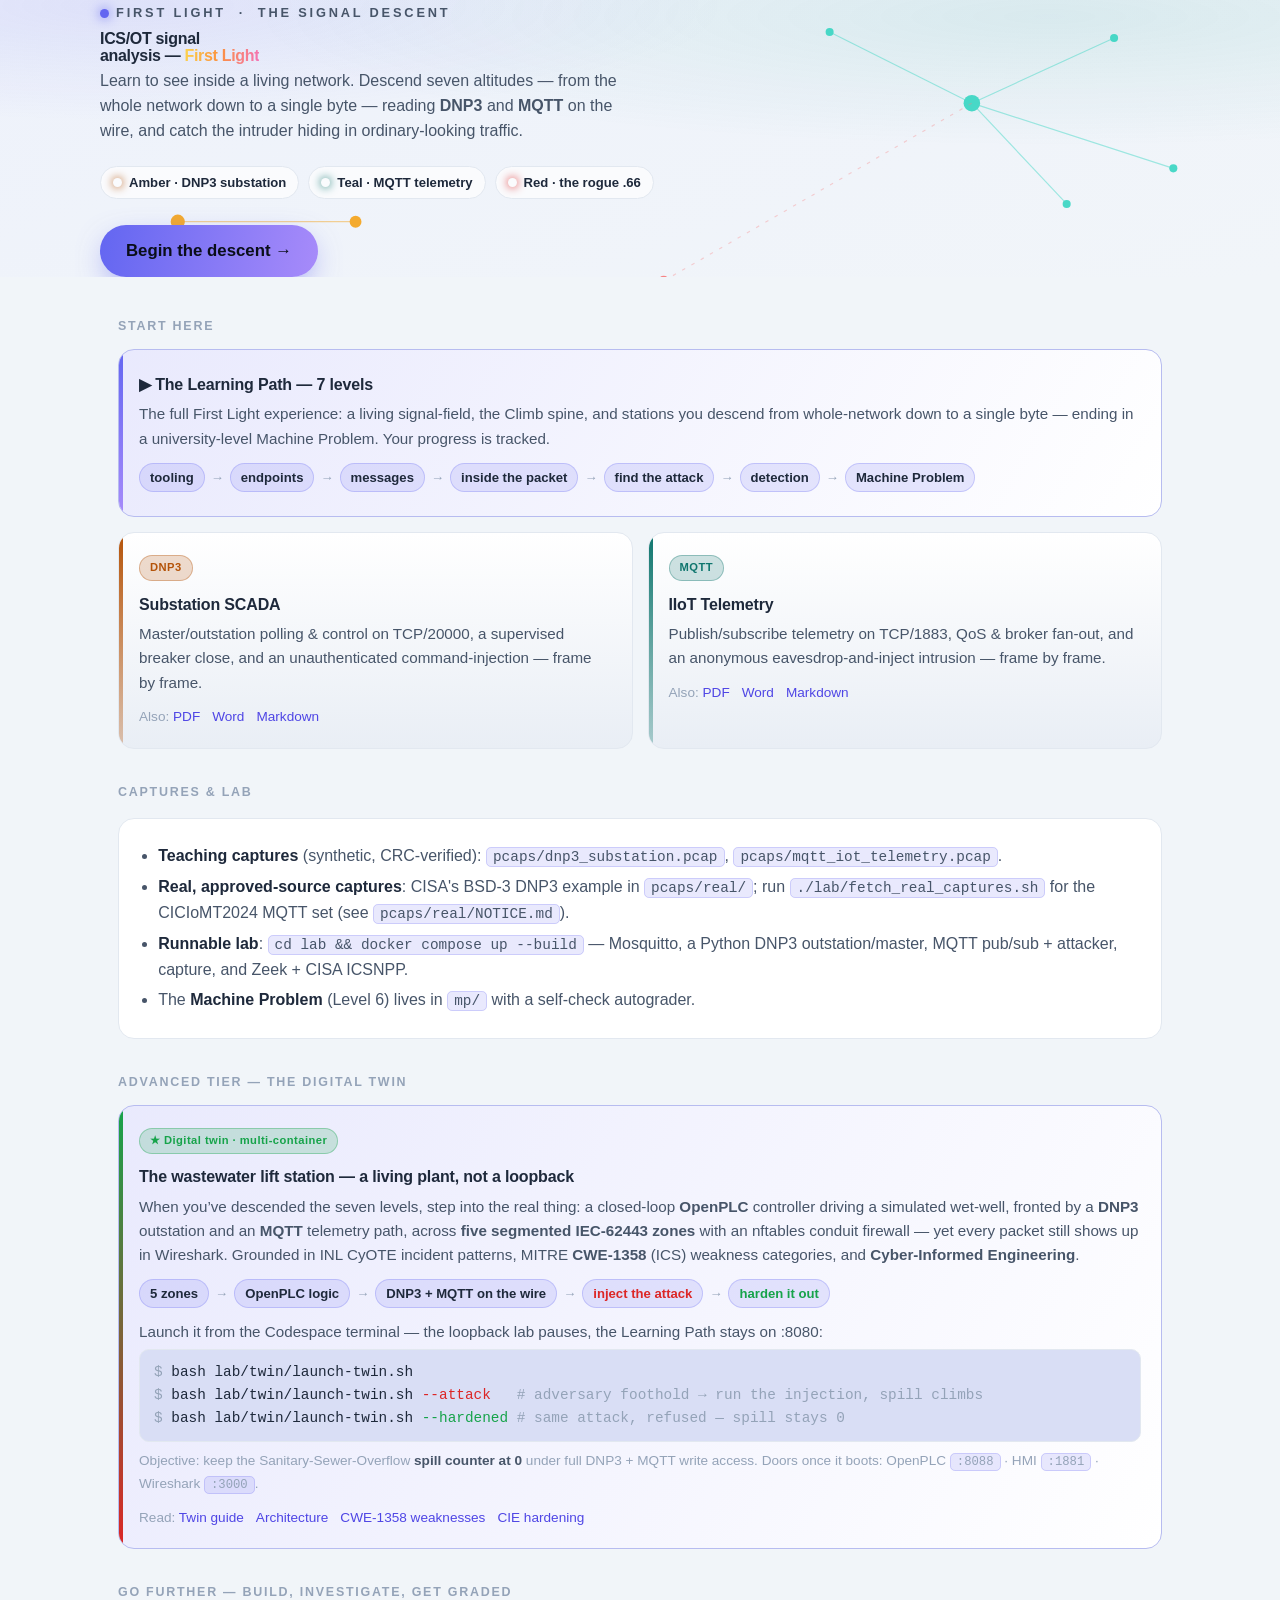
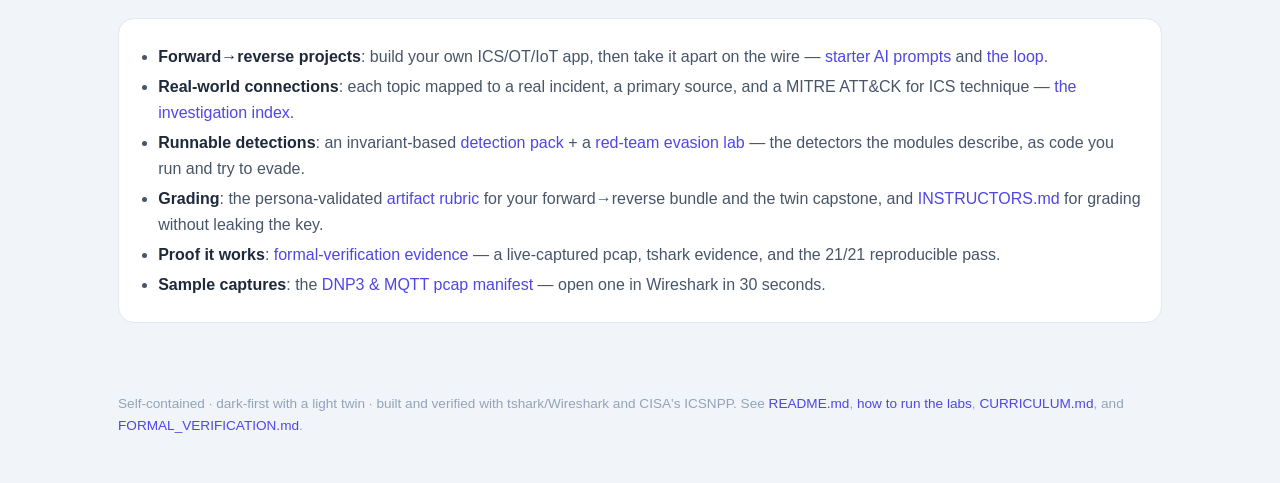
<file: index.html>
<!DOCTYPE html><html lang="en"><head><meta charset="utf-8">
<meta name="viewport" content="width=device-width, initial-scale=1">
<meta name="color-scheme" content="dark light">
<title>First Light — ICS/OT Signal Analysis · DNP3 &amp; MQTT</title>
<style>
:root{color-scheme:dark;
  --bg:#0a0e1a;--bg2:#0b1020;--card:#131a2b;--card2:#1a2336;--line:#232e49;
  --ink:#e8edf7;--mut:#9aa7bd;--faint:#64748b;--link:#a5b4fc;
  --accent:#818cf8;--dnp3:#f59e0b;--mqtt:#2dd4bf;--ghost:#f87171;--ok:#34d399;
  --s6:clamp(2rem,1.4rem+3vw,3.2rem);--s2:clamp(1.2rem,1rem+.7vw,1.5rem);--s1:clamp(1.05rem,1rem+.4vw,1.22rem);
  --spring:cubic-bezier(.34,1.56,.64,1);--ease:cubic-bezier(.4,0,.2,1)}
@media(prefers-color-scheme:light){:root{color-scheme:light;
  --bg:#f1f5f9;--bg2:#e9eef5;--card:#fff;--card2:#f8fafc;--line:#e2e8f0;
  --ink:#1e293b;--mut:#475569;--faint:#94a3b8;--link:#4f46e5;--accent:#6366f1;
  --dnp3:#b45309;--mqtt:#0f766e;--ghost:#dc2626;--ok:#16a34a}}
*{box-sizing:border-box}
body{margin:0;font-family:-apple-system,BlinkMacSystemFont,"Segoe UI",Roboto,Helvetica,Arial,sans-serif;
  color:var(--ink);background:var(--bg);line-height:1.6;font-size:16px;-webkit-font-smoothing:antialiased;overflow-x:hidden}
a{color:var(--link);text-decoration:none}a:hover{text-decoration:underline}
:focus-visible{outline:2px solid var(--accent);outline-offset:2px;border-radius:5px}
code{font-family:ui-monospace,SFMono-Regular,Menlo,Consolas,monospace;background:color-mix(in srgb,var(--accent) 14%,transparent);
  padding:1px 6px;border-radius:5px;font-size:.9em;border:1px solid color-mix(in srgb,var(--accent) 22%,transparent)}
/* hero */
.hero{position:relative;overflow:hidden;isolation:isolate;padding:clamp(2rem,1rem+4vw,4rem) clamp(1.1rem,.6rem+2vw,2.4rem) clamp(1.6rem,1rem+2vw,3rem)}
.hero::before{content:"";position:absolute;inset:0;z-index:-2;
  background:radial-gradient(120% 90% at 82% 6%,rgba(45,212,191,.14),transparent 52%),
    radial-gradient(90% 80% at 10% 2%,rgba(129,140,248,.16),transparent 52%),
    linear-gradient(160deg,#0b1020,#0a0e1a 55%,#080b14)}
@media(prefers-color-scheme:light){.hero::before{background:radial-gradient(120% 90% at 82% 6%,rgba(13,148,136,.10),transparent 52%),
    radial-gradient(90% 80% at 10% 2%,rgba(99,102,241,.12),transparent 52%),linear-gradient(160deg,#eef2fb,#f1f5f9)}}
.hero svg.field{position:absolute;inset:0;width:100%;height:100%;z-index:-1;opacity:.85}
.wrap{max-width:1080px;margin:0 auto;position:relative}
.kick{font-size:.8rem;letter-spacing:.22em;text-transform:uppercase;color:var(--mut);font-weight:700;display:inline-flex;align-items:center;gap:.55em}
.kick .dot{width:9px;height:9px;border-radius:50%;background:var(--accent);box-shadow:0 0 12px var(--accent)}
h1{font-size:var(--s6);line-height:1.04;letter-spacing:-.02em;margin:.35em 0 .3em;max-width:18ch;text-wrap:balance;font-weight:800}
h1 .fl{background:linear-gradient(100deg,#fcd34d,#fb923c 45%,#f472b6);-webkit-background-clip:text;background-clip:text;-webkit-text-fill-color:transparent}
.sub{color:var(--mut);font-size:var(--s1);max-width:60ch;margin:0 0 1.4em;line-height:1.55}
.legend{display:flex;flex-wrap:wrap;gap:9px;margin:0 0 1.6em}
.lg{display:inline-flex;align-items:center;gap:7px;font-size:.82rem;font-weight:600;color:var(--ink);
  background:color-mix(in srgb,var(--card) 70%,transparent);border:1px solid var(--line);border-radius:20px;padding:5px 12px}
.lg::before{content:"";width:9px;height:9px;border-radius:50%;box-shadow:0 0 10px currentColor}
.lg-d{color:var(--dnp3)}.lg-m{color:var(--mqtt)}.lg-g{color:var(--ghost)}.lg span{color:var(--ink)}
.enter{display:inline-flex;align-items:center;gap:10px;background:linear-gradient(100deg,var(--accent),#a78bfa);color:#0a0e1a;
  font-weight:800;font-size:1.05rem;border-radius:30px;padding:13px 26px;box-shadow:0 10px 30px -8px color-mix(in srgb,var(--accent) 70%,transparent);
  transition:gap .25s var(--spring),transform .2s var(--ease)}
.enter:hover{gap:16px;transform:translateY(-1px);text-decoration:none}
/* cards */
main{max-width:1080px;margin:0 auto;padding:6px 18px 70px}
.eyebrow{font-size:.78rem;letter-spacing:.14em;text-transform:uppercase;color:var(--faint);font-weight:800;margin:34px 0 12px}
.grid{display:grid;grid-template-columns:1fr 1fr;gap:15px}
.card{display:block;background:linear-gradient(180deg,var(--card),var(--bg2));border:1px solid var(--line);border-radius:16px;
  padding:20px;color:inherit;position:relative;overflow:hidden;transition:transform .25s var(--ease),border-color .25s var(--ease),box-shadow .25s var(--ease)}
.card:hover{transform:translateY(-3px);border-color:color-mix(in srgb,var(--accent) 50%,var(--line));text-decoration:none;box-shadow:0 16px 40px -20px rgba(0,0,0,.6)}
.card .edge{position:absolute;left:0;top:0;bottom:0;width:4px}
.card.d .edge{background:linear-gradient(180deg,var(--dnp3),color-mix(in srgb,var(--dnp3) 30%,transparent))}
.card.m .edge{background:linear-gradient(180deg,var(--mqtt),color-mix(in srgb,var(--mqtt) 30%,transparent))}
.card h3{margin:.1em 0 .3em;font-size:var(--s2);letter-spacing:-.01em}
.card p{margin:.3em 0;color:var(--mut);font-size:.95rem}
.badge{display:inline-block;font-size:.7rem;font-weight:800;letter-spacing:.04em;padding:3px 10px;border-radius:20px;margin-bottom:9px}
.badge.d{background:color-mix(in srgb,var(--dnp3) 20%,transparent);color:var(--dnp3);border:1px solid color-mix(in srgb,var(--dnp3) 34%,transparent)}
.badge.m{background:color-mix(in srgb,var(--mqtt) 20%,transparent);color:var(--mqtt);border:1px solid color-mix(in srgb,var(--mqtt) 34%,transparent)}
.fmts{margin-top:11px;font-size:.85rem;color:var(--faint);position:relative;z-index:2}.fmts a{color:var(--link);margin-right:12px;white-space:nowrap}
.card h3 a.stretch{color:inherit;text-decoration:none}
.card .stretch::after{content:"";position:absolute;inset:0;z-index:1;border-radius:16px}
.hero-card{grid-column:1/-1;background:linear-gradient(120deg,color-mix(in srgb,var(--accent) 14%,var(--card)),var(--card));
  border-color:color-mix(in srgb,var(--accent) 34%,var(--line))}
.arc{display:flex;flex-wrap:wrap;gap:6px;align-items:center;margin:12px 0 4px;font-size:.82rem}
.arc .pl{background:color-mix(in srgb,var(--accent) 14%,transparent);border:1px solid color-mix(in srgb,var(--accent) 26%,transparent);
  color:var(--ink);border-radius:20px;padding:3px 10px;font-weight:600}.arc .ar{color:var(--faint)}
.plain{background:var(--card);border:1px solid var(--line);border-radius:16px;padding:18px 20px;margin-top:15px}
.plain ul{margin:.4em 0;padding-left:1.2em}.plain li{margin:.3em 0;color:var(--mut)}.plain b{color:var(--ink)}
.foot{max-width:1080px;margin:0 auto;padding:0 18px 50px;color:var(--faint);font-size:.85rem}
@media(max-width:720px){.grid{grid-template-columns:1fr}}
</style></head>
<body>
<header class="hero">
  <svg class="field" viewBox="0 0 1080 360" preserveAspectRatio="xMidYMid slice" aria-hidden="true">
    <g stroke="#2dd4bf" stroke-width="1" opacity=".5">
      <line x1="820" y1="150" x2="700" y2="90"/><line x1="820" y1="150" x2="940" y2="95"/>
      <line x1="820" y1="150" x2="900" y2="235"/><line x1="820" y1="150" x2="990" y2="205"/></g>
    <g fill="#2dd4bf"><circle cx="820" cy="150" r="7"/><circle cx="700" cy="90" r="3.4"/>
      <circle cx="940" cy="95" r="3.4"/><circle cx="900" cy="235" r="3.4"/><circle cx="990" cy="205" r="3.4"/></g>
    <g fill="#f59e0b"><circle cx="150" cy="250" r="6"/><circle cx="300" cy="250" r="5"/></g>
    <line x1="150" y1="250" x2="300" y2="250" stroke="#f59e0b" stroke-width="1" opacity=".5"/>
    <g fill="#f87171"><circle cx="560" cy="300" r="4.5"/></g>
    <line x1="560" y1="300" x2="820" y2="150" stroke="#f87171" stroke-width="1" opacity=".35" stroke-dasharray="3 6"/>
  </svg>
  <div class="wrap">
    <div class="kick"><span class="dot"></span> First Light &nbsp;·&nbsp; The Signal Descent</div>
    <h1>ICS/OT signal analysis — <span class="fl">First Light</span></h1>
    <p class="sub">Learn to see inside a living network. Descend seven altitudes — from the whole network down to a
    single byte — reading <strong>DNP3</strong> and <strong>MQTT</strong> on the wire, and catch the intruder hiding in
    ordinary‑looking traffic.</p>
    <div class="legend">
      <span class="lg lg-d"><span>Amber · DNP3 substation</span></span>
      <span class="lg lg-m"><span>Teal · MQTT telemetry</span></span>
      <span class="lg lg-g"><span>Red · the rogue .66</span></span>
    </div>
    <a class="enter" href="curriculum/index.html">Begin the descent →</a>
  </div>
</header>
<main>
  <div class="eyebrow">Start here</div>
  <div class="grid">
    <a class="card hero-card" href="curriculum/index.html">
      <span class="edge" style="background:linear-gradient(180deg,var(--accent),#a78bfa)"></span>
      <h3>▶ The Learning Path — 7 levels</h3>
      <p>The full First Light experience: a living signal‑field, the Climb spine, and stations you descend from
      whole‑network down to a single byte — ending in a university‑level Machine Problem. Your progress is tracked.</p>
      <div class="arc"><span class="pl">tooling</span><span class="ar">→</span><span class="pl">endpoints</span><span class="ar">→</span>
        <span class="pl">messages</span><span class="ar">→</span><span class="pl">inside the packet</span><span class="ar">→</span>
        <span class="pl">find the attack</span><span class="ar">→</span><span class="pl">detection</span><span class="ar">→</span>
        <span class="pl">Machine Problem</span></div>
    </a>
    <div class="card d">
      <span class="edge"></span><span class="badge d">DNP3</span>
      <h3><a class="stretch" href="modules/dnp3_module.html">Substation SCADA</a></h3>
      <p>Master/outstation polling &amp; control on TCP/20000, a supervised breaker close, and an unauthenticated
      command‑injection — frame by frame.</p>
      <div class="fmts">Also: <a href="modules/dnp3_module.pdf">PDF</a><a href="modules/dnp3_module.docx">Word</a><a href="modules/dnp3_module.md">Markdown</a></div>
    </div>
    <div class="card m">
      <span class="edge"></span><span class="badge m">MQTT</span>
      <h3><a class="stretch" href="modules/mqtt_module.html">IIoT Telemetry</a></h3>
      <p>Publish/subscribe telemetry on TCP/1883, QoS &amp; broker fan‑out, and an anonymous eavesdrop‑and‑inject
      intrusion — frame by frame.</p>
      <div class="fmts">Also: <a href="modules/mqtt_module.pdf">PDF</a><a href="modules/mqtt_module.docx">Word</a><a href="modules/mqtt_module.md">Markdown</a></div>
    </div>
  </div>

  <div class="eyebrow">Captures &amp; lab</div>
  <div class="plain">
    <ul>
      <li><b>Teaching captures</b> (synthetic, CRC‑verified): <code>pcaps/dnp3_substation.pcap</code>, <code>pcaps/mqtt_iot_telemetry.pcap</code>.</li>
      <li><b>Real, approved‑source captures</b>: CISA's BSD‑3 DNP3 example in <code>pcaps/real/</code>; run <code>./lab/fetch_real_captures.sh</code> for the CICIoMT2024 MQTT set (see <code>pcaps/real/NOTICE.md</code>).</li>
      <li><b>Runnable lab</b>: <code>cd lab &amp;&amp; docker compose up --build</code> — Mosquitto, a Python DNP3 outstation/master, MQTT pub/sub + attacker, capture, and Zeek + CISA ICSNPP.</li>
      <li>The <b>Machine Problem</b> (Level 6) lives in <code>mp/</code> with a self‑check autograder.</li>
    </ul>
  </div>

  <div class="eyebrow">Advanced tier — the digital twin</div>
  <div class="grid">
    <div class="card hero-card">
      <span class="edge" style="background:linear-gradient(180deg,var(--ok),var(--ghost))"></span>
      <span class="badge" style="background:color-mix(in srgb,var(--ok) 18%,transparent);color:var(--ok);border:1px solid color-mix(in srgb,var(--ok) 34%,transparent)">★ Digital twin · multi‑container</span>
      <h3>The wastewater lift station — a living plant, not a loopback</h3>
      <p>When you’ve descended the seven levels, step into the real thing: a closed‑loop <strong>OpenPLC</strong>
      controller driving a simulated wet‑well, fronted by a <strong>DNP3</strong> outstation and an <strong>MQTT</strong>
      telemetry path, across <strong>five segmented IEC‑62443 zones</strong> with an nftables conduit firewall — yet every
      packet still shows up in Wireshark. Grounded in INL CyOTE incident patterns, MITRE <strong>CWE‑1358</strong> (ICS)
      weakness categories, and <strong>Cyber‑Informed Engineering</strong>.</p>
      <div class="arc">
        <span class="pl">5 zones</span><span class="ar">→</span>
        <span class="pl">OpenPLC logic</span><span class="ar">→</span>
        <span class="pl">DNP3 + MQTT on the wire</span><span class="ar">→</span>
        <span class="pl" style="color:var(--ghost)">inject the attack</span><span class="ar">→</span>
        <span class="pl" style="color:var(--ok)">harden it out</span>
      </div>
      <p style="margin-top:12px">Launch it from the Codespace terminal — the loopback lab pauses, the Learning Path stays on :8080:</p>
      <div style="font-family:ui-monospace,SFMono-Regular,Menlo,Consolas,monospace;background:color-mix(in srgb,var(--accent) 12%,var(--bg2));border:1px solid var(--line);border-radius:10px;padding:11px 14px;font-size:.9rem;color:var(--ink);overflow-x:auto">
        <span style="color:var(--faint)">$</span> bash lab/twin/launch-twin.sh<br>
        <span style="color:var(--faint)">$</span> bash lab/twin/launch-twin.sh <span style="color:var(--ghost)">--attack</span>&nbsp;&nbsp;&nbsp;<span style="color:var(--faint)"># adversary foothold → run the injection, spill climbs</span><br>
        <span style="color:var(--faint)">$</span> bash lab/twin/launch-twin.sh <span style="color:var(--ok)">--hardened</span>&nbsp;<span style="color:var(--faint)"># same attack, refused — spill stays 0</span>
      </div>
      <p style="margin-top:8px;font-size:.85rem;color:var(--faint)">Objective: keep the Sanitary‑Sewer‑Overflow <strong style="color:var(--mut)">spill counter at 0</strong> under full DNP3 + MQTT write access. Doors once it boots: OpenPLC <code>:8088</code> · HMI <code>:1881</code> · Wireshark <code>:3000</code>.</p>
      <div class="fmts">Read: <a href="lab/twin/README.md">Twin guide</a><a href="design/DIGITAL_TWIN_ARCHITECTURE.md">Architecture</a><a href="design/WEAKNESS_ANALYSIS.md">CWE‑1358 weaknesses</a><a href="design/CIE_HARDENING.md">CIE hardening</a></div>
    </div>
  </div>

  <div class="eyebrow">Go further — build, investigate, get graded</div>
  <div class="plain">
    <ul>
      <li><b>Forward→reverse projects</b>: build your own ICS/OT/IoT app, then take it apart on the wire — <a href="projects/STARTER_AI_PROMPTS.md">starter AI prompts</a> and <a href="projects/README.md">the loop</a>.</li>
      <li><b>Real‑world connections</b>: each topic mapped to a real incident, a primary source, and a MITRE ATT&amp;CK for ICS technique — <a href="projects/REAL_WORLD_CONNECTIONS.md">the investigation index</a>.</li>
      <li><b>Runnable detections</b>: an invariant‑based <a href="lab/detect/README.md">detection pack</a> + a <a href="lab/detect/RED_TEAM_EVASION.md">red‑team evasion lab</a> — the detectors the modules describe, as code you run and try to evade.</li>
      <li><b>Grading</b>: the persona‑validated <a href="projects/ARTIFACT_RUBRIC.md">artifact rubric</a> for your forward→reverse bundle and the twin capstone, and <a href="INSTRUCTORS.md">INSTRUCTORS.md</a> for grading without leaking the key.</li>
      <li><b>Proof it works</b>: <a href="verification/README.md">formal‑verification evidence</a> — a live‑captured pcap, tshark evidence, and the 21/21 reproducible pass.</li>
      <li><b>Sample captures</b>: the <a href="pcaps/README.md">DNP3 &amp; MQTT pcap manifest</a> — open one in Wireshark in 30 seconds.</li>
    </ul>
  </div>
</main>
<div class="foot">Self‑contained · dark‑first with a light twin · built and verified with tshark/Wireshark and CISA's ICSNPP. See <a href="README.md">README.md</a>, <a href="RUNNING_COMMANDS.md">how to run the labs</a>, <a href="CURRICULUM.md">CURRICULUM.md</a>, and <a href="FORMAL_VERIFICATION.md">FORMAL_VERIFICATION.md</a>.</div>
</body></html>
</file>
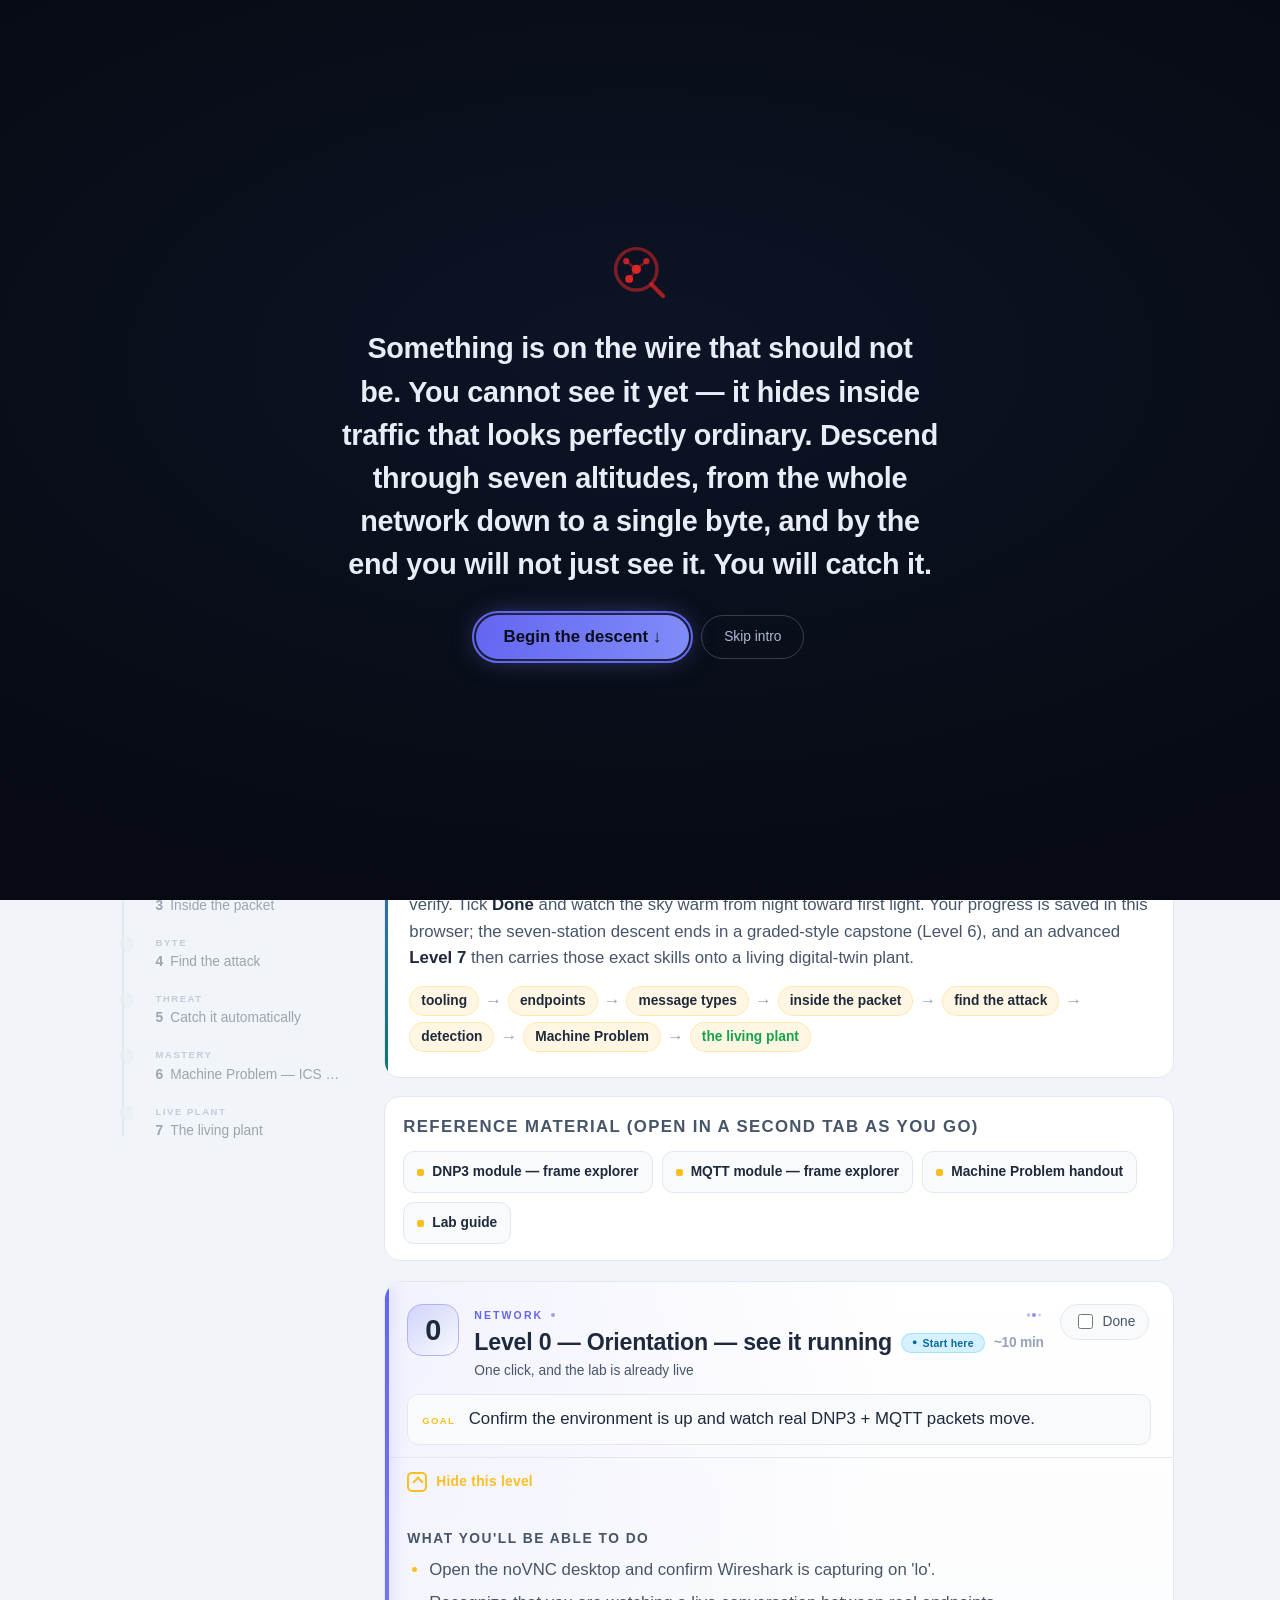
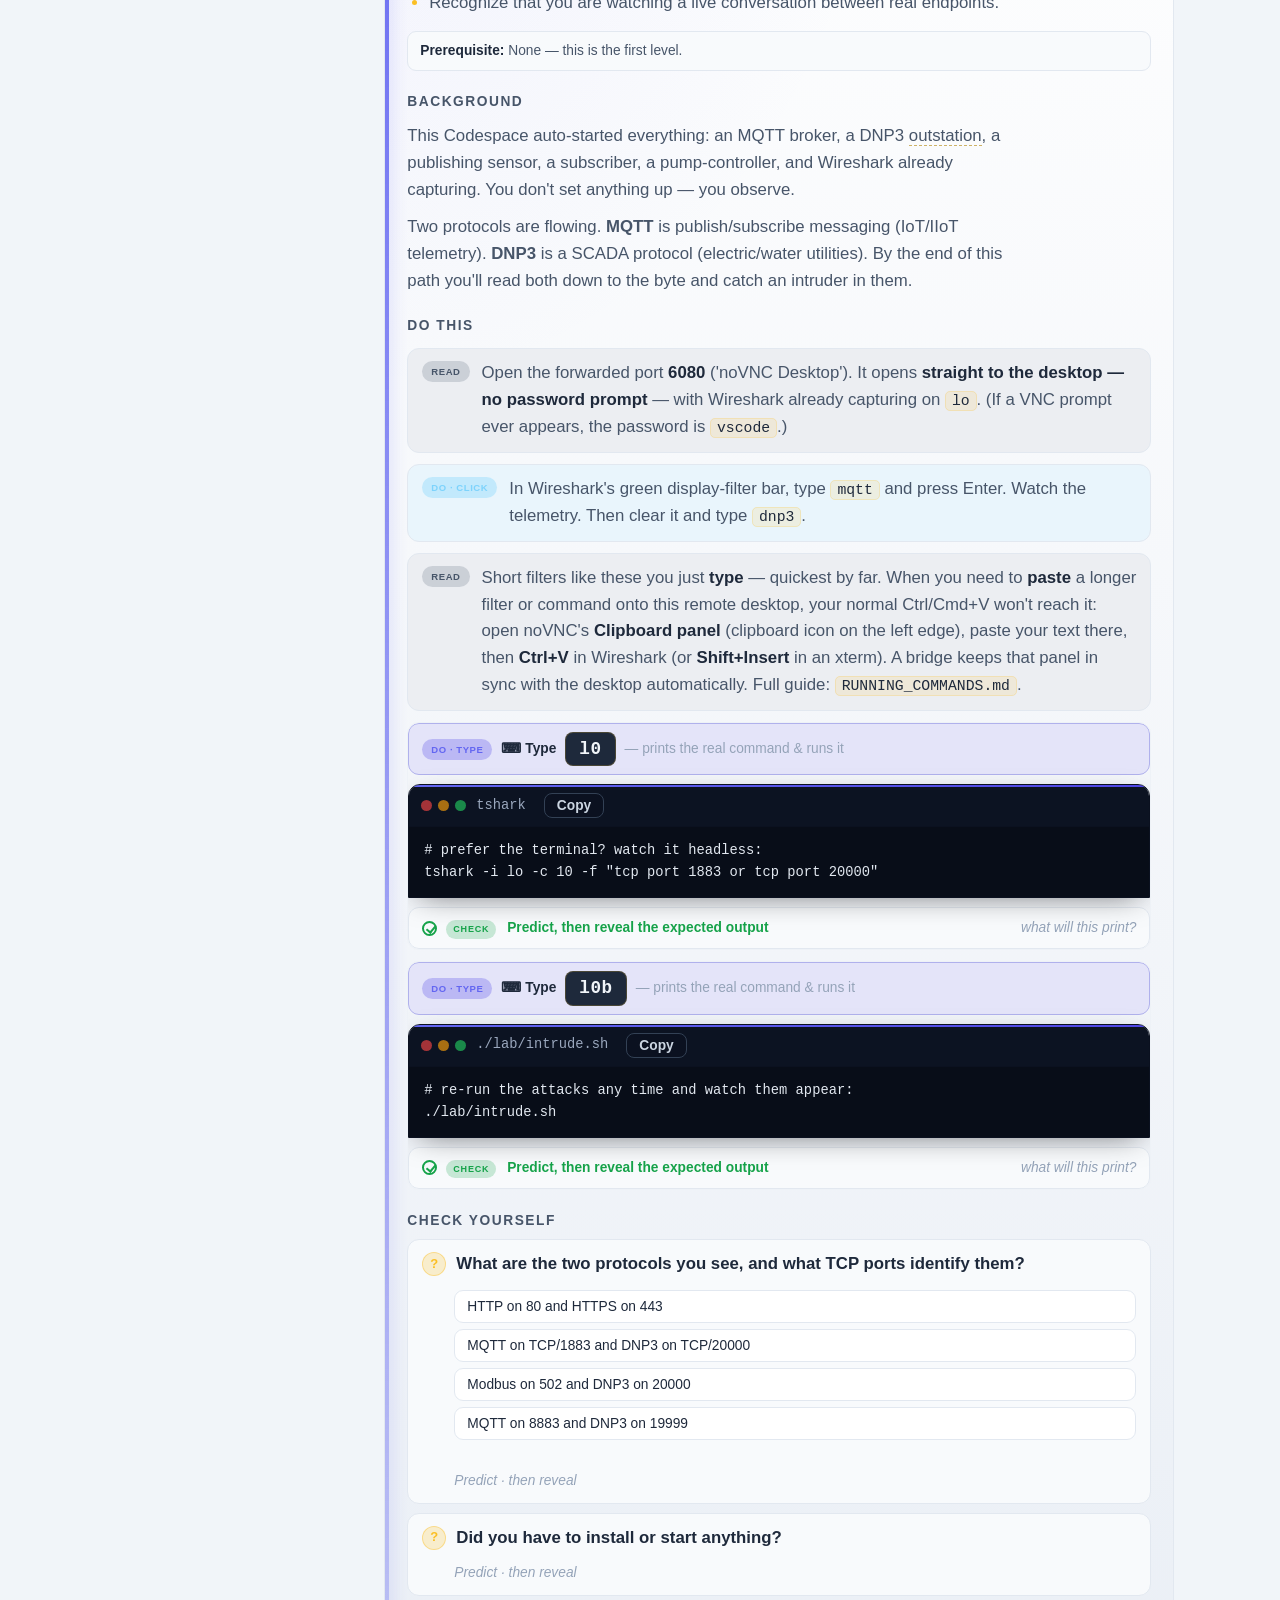
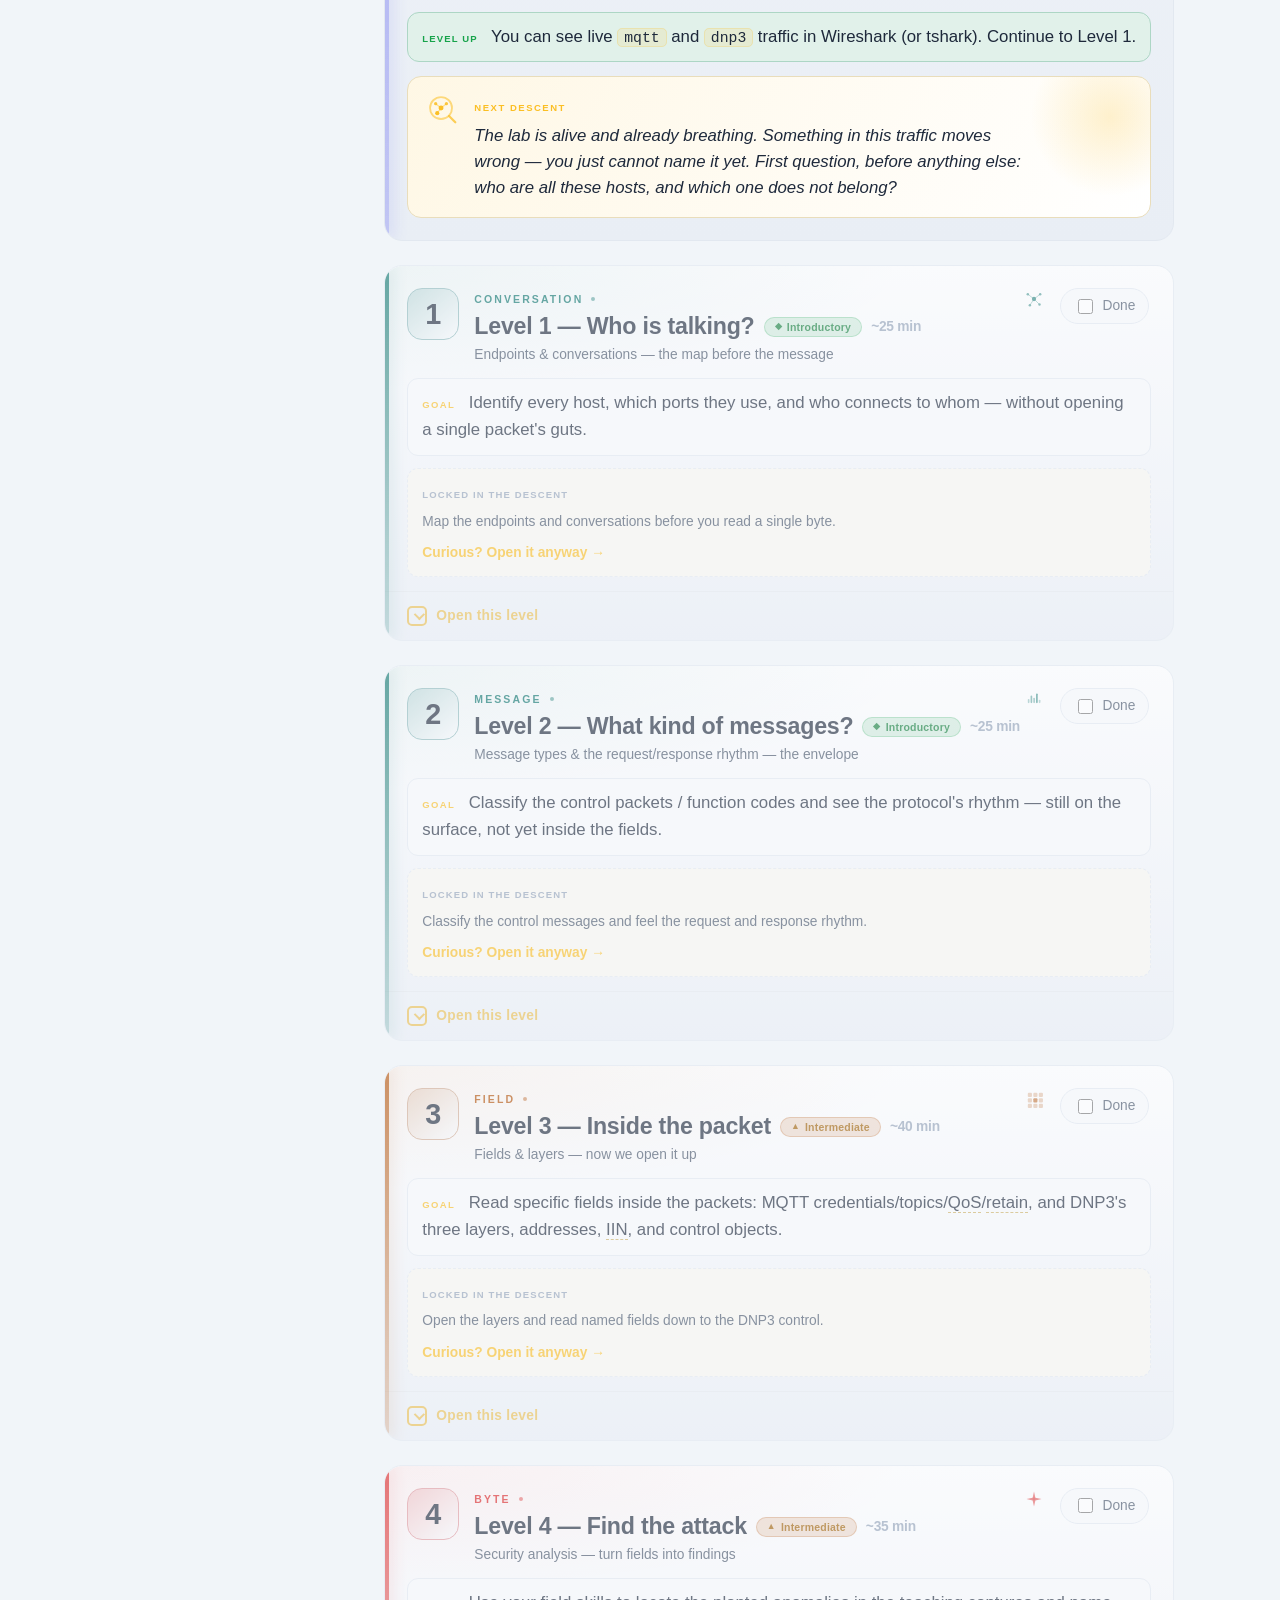
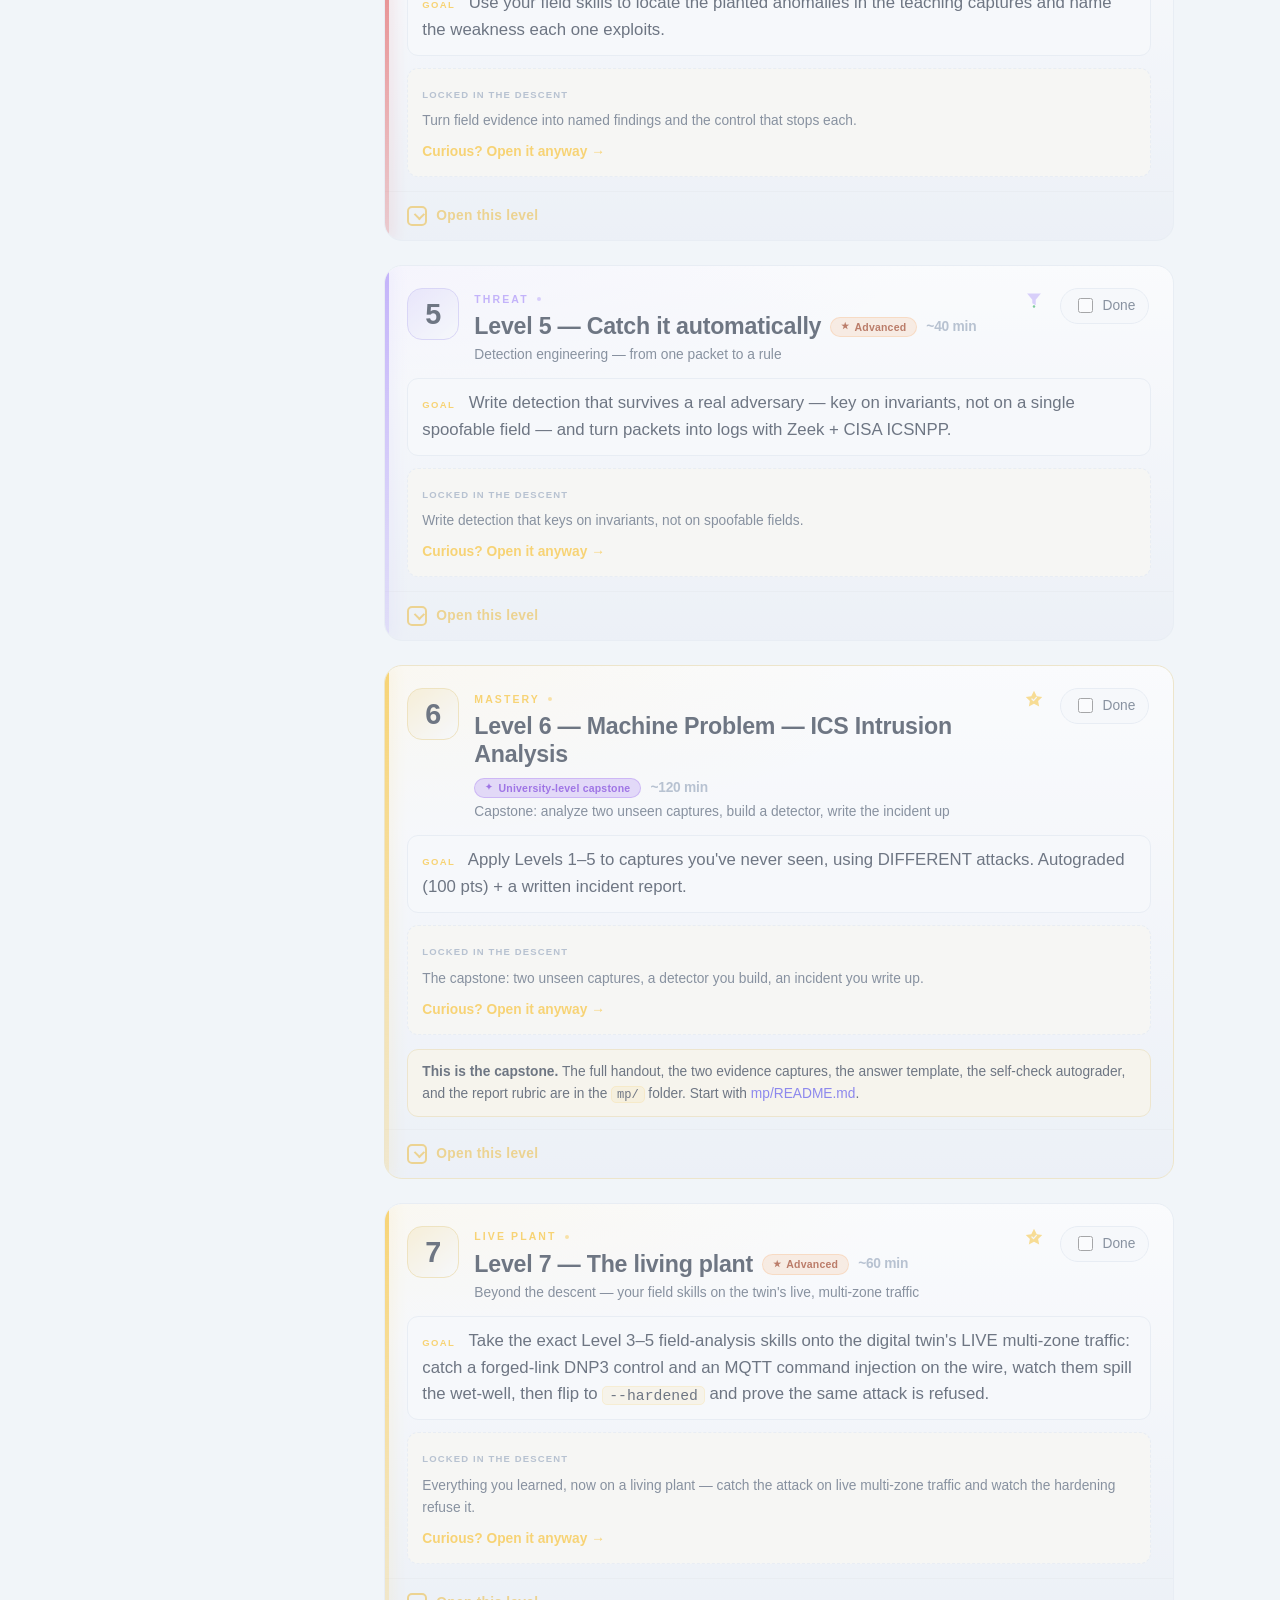
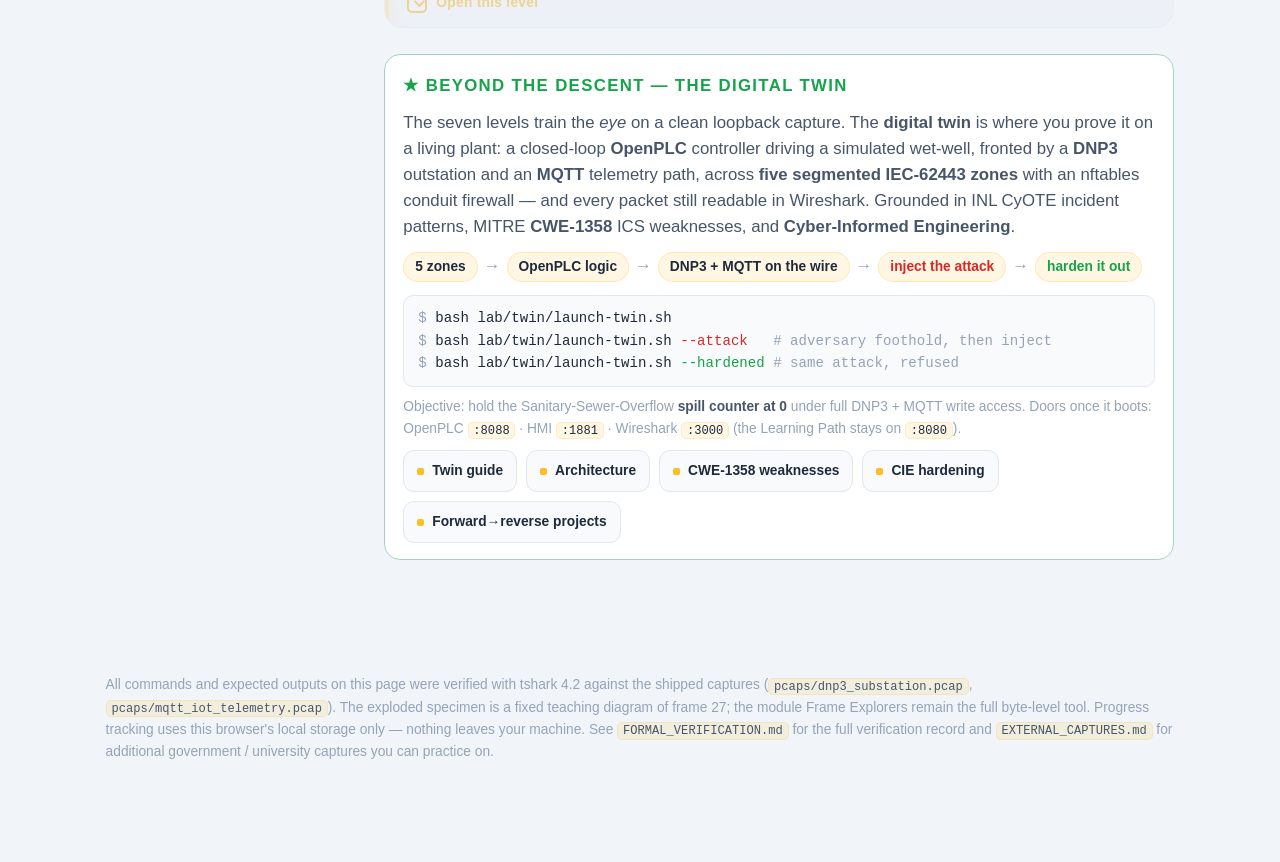
<file: curriculum/index.html>
<!DOCTYPE html>
<html lang="en"><head><meta charset="utf-8">
<meta name="viewport" content="width=device-width, initial-scale=1">
<meta name="color-scheme" content="dark light">
<title>First Light — DNP3 &amp; MQTT Signal Descent</title>
<style>
/* ============================ FIRST LIGHT — token system ============================ */
:root{
  color-scheme:dark;
  --accent:#4f46e5; --accent2:#7c3aed;
  --bg:#0a0e1a; --bg-raise:#111725; --card:#131a2b; --card-2:#1a2336;
  --line:#232e49; --line-soft:#1b2440;
  --ink:#e8edf7; --mut:#9aa7bd; --faint:#64748b;
  --link:#a5b4fc; --accent-glow:#818cf8;
  --dnp3:#f59e0b; --dnp3-deep:#b45309; --mqtt:#2dd4bf; --mqtt-deep:#0f766e;
  --ghost:#f87171; --ghost-deep:#dc2626; --ok:#34d399; --ok-deep:#16a34a;
  --now:#818cf8; --now-soft:rgba(129,140,248,.14); --edge:var(--accent-glow);
  --dawn:0;
  /* fluid modular type scale (~1.22) */
  --step--1:clamp(.78rem,.75rem + .18vw,.86rem);
  --step-0:clamp(.95rem,.9rem + .25vw,1.05rem);
  --step-1:clamp(1.06rem,1rem + .35vw,1.2rem);
  --step-2:clamp(1.2rem,1.1rem + .6vw,1.45rem);
  --step-3:clamp(1.4rem,1.25rem + .9vw,1.8rem);
  --step-4:clamp(1.7rem,1.4rem + 1.4vw,2.25rem);
  --step-6:clamp(1.95rem,1.4rem + 2.6vw,3rem);
  --space:clamp(.9rem,.7rem + .6vw,1.2rem);
  --spring:cubic-bezier(.34,1.56,.64,1);
  --ease:cubic-bezier(.4,0,.2,1);
  --spinefill:0%;
}
html[data-theme="light"]{
  color-scheme:light;
  --bg:#f1f5f9; --bg-raise:#e9eef5; --card:#ffffff; --card-2:#f8fafc;
  --line:#e2e8f0; --line-soft:#eef2f7;
  --ink:#1e293b; --mut:#475569; --faint:#94a3b8;
  --link:#4f46e5; --accent-glow:#6366f1;
  --dnp3:#b45309; --dnp3-deep:#92400e; --mqtt:#0f766e; --mqtt-deep:#0d5c56;
  --ghost:#dc2626; --ghost-deep:#b91c1c; --ok:#16a34a; --ok-deep:#15803d;
  --now:#6366f1; --now-soft:rgba(99,102,241,.10);
}
@media(prefers-color-scheme:light){
  :root:not([data-theme]){
    color-scheme:light;
    --bg:#f1f5f9; --bg-raise:#e9eef5; --card:#ffffff; --card-2:#f8fafc;
    --line:#e2e8f0; --line-soft:#eef2f7;
    --ink:#1e293b; --mut:#475569; --faint:#94a3b8;
    --link:#4f46e5; --accent-glow:#6366f1;
    --dnp3:#b45309; --dnp3-deep:#92400e; --mqtt:#0f766e; --mqtt-deep:#0d5c56;
    --ghost:#dc2626; --ghost-deep:#b91c1c; --ok:#16a34a; --ok-deep:#15803d;
    --now:#6366f1; --now-soft:rgba(99,102,241,.10);
  }
}
/* color-script beats — one ambient glow + one active accent temperature (never the base bg) */
body[data-beat="dawn"]   {--now:#818cf8; --now-soft:rgba(129,140,248,.15)}
body[data-beat="morning"]{--now:#38bdf8; --now-soft:rgba(56,189,248,.12)}
body[data-beat="trough"] {--now:#f59e0b; --now-soft:rgba(245,158,11,.13)}
body[data-beat="threat"] {--now:#f87171; --now-soft:rgba(248,113,113,.14)}
body[data-beat="resolve"]{--now:#a78bfa; --now-soft:rgba(167,139,250,.14)}
body[data-beat="summit"] {--now:#fbbf24; --now-soft:rgba(251,191,36,.16)}
/* per-station edge colour (independent of the active ambient beat) */
.lvl[data-beat="dawn"],.navdot[data-beat="dawn"]      {--edge:var(--accent-glow)}
.lvl[data-beat="morning"],.navdot[data-beat="morning"]{--edge:var(--mqtt)}
.lvl[data-beat="trough"],.navdot[data-beat="trough"]  {--edge:var(--dnp3)}
.lvl[data-beat="threat"],.navdot[data-beat="threat"]  {--edge:var(--ghost)}
.lvl[data-beat="resolve"],.navdot[data-beat="resolve"]{--edge:#a78bfa}
.lvl[data-beat="summit"],.navdot[data-beat="summit"]  {--edge:#fbbf24}

*{box-sizing:border-box}
[hidden]{display:none !important}
.lens{width:1em;height:1em;display:inline-block;vertical-align:-.15em;flex:0 0 auto}
.htbtn .lens{width:1.05em;height:1.05em}
html{scroll-behavior:smooth}
body{margin:0;font-family:-apple-system,BlinkMacSystemFont,"Segoe UI",Roboto,Helvetica,Arial,sans-serif;
  color:var(--ink);background:var(--bg);line-height:1.6;font-size:var(--step-0);
  -webkit-font-smoothing:antialiased;text-rendering:optimizeLegibility;overflow-x:hidden}
body::before{content:"";position:fixed;inset:0;z-index:-1;pointer-events:none;
  background:radial-gradient(70% 55% at 50% 16%,var(--now-soft),transparent 72%);
  transition:background .8s ease}
a{color:var(--link);text-decoration:none}
a:hover{text-decoration:underline}
:focus-visible{outline:2px solid var(--accent-glow);outline-offset:2px;border-radius:4px}
h4{margin:1.5em 0 .5em;font-size:var(--step--1);color:var(--mut);text-transform:uppercase;
  letter-spacing:.11em;font-weight:800}
code{font-family:ui-monospace,SFMono-Regular,Menlo,Consolas,monospace;
  background:color-mix(in srgb,var(--now) 12%,transparent);color:var(--ink);
  padding:.05em .4em;border-radius:5px;font-size:.88em;border:1px solid color-mix(in srgb,var(--now) 20%,transparent)}

/* ================================ HERO — the signal field ============================ */
.hero{position:relative;overflow:hidden;isolation:isolate;color:#e8edf7;
  padding:clamp(1.6rem,1rem + 3vw,3.2rem) clamp(1.1rem,.6rem + 2vw,2.4rem) clamp(1.4rem,1rem + 2vw,2.4rem)}
.herobg{position:absolute;inset:0;z-index:0;
  background:
    radial-gradient(120% 90% at 80% 8%,rgba(37,99,235,.20),transparent 55%),
    radial-gradient(90% 80% at 12% 4%,rgba(124,58,237,.18),transparent 55%),
    linear-gradient(160deg,#0b1020 0%,#0a0e1a 55%,#080b14 100%)}
#constellation{position:absolute;inset:0;width:100%;height:100%;z-index:1;display:block}
.herosky{position:absolute;inset:0;z-index:2;pointer-events:none;transition:opacity .8s ease,background .8s ease;
  background:linear-gradient(to top,
    rgba(251,191,36,calc(.30*var(--dawn))) 0%,
    rgba(248,150,90,calc(.16*var(--dawn))) 26%,
    rgba(236,120,170,calc(.08*var(--dawn))) 48%,
    transparent 72%)}
.heroinner{position:relative;z-index:3;max-width:1120px;margin:0 auto}
.topbar{display:flex;justify-content:space-between;align-items:flex-start;gap:12px;margin-bottom:clamp(1rem,3vw,2.2rem)}
.kick{font-size:var(--step--1);letter-spacing:.22em;text-transform:uppercase;color:#aeb9d6;font-weight:700;
  display:inline-flex;align-items:center;gap:.6em}
.kick .klens{width:1.15em;height:1.15em;color:#c7d2fe;opacity:.95}
.herotools{display:flex;gap:8px;flex-shrink:0}
.htbtn{display:inline-flex;align-items:center;gap:6px;background:rgba(255,255,255,.07);
  border:1px solid rgba(255,255,255,.16);color:#e8edf7;border-radius:10px;padding:7px 12px;
  font-size:var(--step--1);cursor:pointer;font-weight:600;transition:background .2s var(--ease),transform .2s var(--ease)}
.htbtn:hover{background:rgba(255,255,255,.14)}
.htbtn:active{transform:translateY(1px)}
.hero h1{margin:.1em 0 .35em;font-size:var(--step-6);line-height:1.05;letter-spacing:-.02em;font-weight:800;
  max-width:20ch;text-wrap:balance}
.hero h1 .fl{background:linear-gradient(100deg,#fcd34d,#fb923c 45%,#f472b6);
  -webkit-background-clip:text;background-clip:text;-webkit-text-fill-color:transparent}
.hero .sub{color:#c3cde0;margin:0 0 1.2em;max-width:60ch;font-size:var(--step-1);line-height:1.55}
.legend{display:flex;flex-wrap:wrap;gap:8px;margin:0 0 1.3em}
.lg{display:inline-flex;align-items:center;gap:7px;font-size:var(--step--1);font-weight:600;color:#dbe4f5;
  background:rgba(255,255,255,.05);border:1px solid rgba(255,255,255,.12);border-radius:20px;padding:4px 11px}
.lg::before{content:"";width:9px;height:9px;border-radius:50%;box-shadow:0 0 10px currentColor}
.lg-dnp3{color:#f59e0b}.lg-mqtt{color:#2dd4bf}.lg-ghost{color:#f87171}
.lg span{color:#dbe4f5}
.progwrap{background:rgba(10,14,26,.5);border:1px solid rgba(255,255,255,.14);border-radius:14px;
  padding:14px 16px;max-width:600px;backdrop-filter:blur(6px)}
.progrow{display:flex;justify-content:space-between;align-items:center;font-size:var(--step--1);margin-bottom:9px}
#progtext{font-weight:600;color:#e8edf7}
.progbar{height:8px;background:rgba(255,255,255,.12);border-radius:20px;overflow:hidden;position:relative}
.progfill{height:100%;width:0;border-radius:20px;transition:width .6s var(--spring);
  background:linear-gradient(90deg,#6366f1,#818cf8 60%,#fbbf24);box-shadow:0 0 14px rgba(129,140,248,.6)}
.reset{background:rgba(255,255,255,.08);border:1px solid rgba(255,255,255,.2);color:#e8edf7;border-radius:9px;
  padding:5px 12px;font-size:var(--step--1);cursor:pointer;font-weight:600;transition:background .2s var(--ease)}
.reset:hover{background:rgba(255,255,255,.18)}
.enter{display:inline-flex;align-items:center;gap:8px;margin-top:1.3em;color:#e8edf7;font-weight:700;
  font-size:var(--step-0);border:1px solid rgba(255,255,255,.22);border-radius:30px;padding:9px 20px;
  transition:gap .25s var(--spring),background .2s var(--ease)}
.enter:hover{gap:14px;background:rgba(255,255,255,.08);text-decoration:none}
.enter .ea{transition:transform .5s var(--spring)}
.enter:hover .ea{transform:translateY(3px)}
.tourcta{display:inline-flex;align-items:center;gap:8px;margin-top:1.3em;margin-inline-start:12px;color:#fff;font-weight:700;
  font-size:var(--step-0);background:linear-gradient(90deg,#6366f1,#7c3aed);border-radius:30px;padding:10px 22px;
  box-shadow:0 10px 30px -10px rgba(99,102,241,.6);transition:filter .2s var(--ease),gap .25s var(--spring)}
.tourcta:hover{filter:brightness(1.08);gap:12px;text-decoration:none;color:#fff}
.tourcta .tn{font-weight:500;opacity:.85;font-size:.82em}
@media (max-width:560px){.tourcta{margin-inline-start:0}}

/* welcome-back banner */
.welcome{display:flex;align-items:center;gap:12px;flex-wrap:wrap;margin:0 0 18px;
  background:linear-gradient(120deg,color-mix(in srgb,var(--now) 14%,var(--card)),var(--card));
  border:1px solid var(--line);border-left:3px solid var(--now);border-radius:14px;padding:12px 16px;
  animation:rise .5s var(--spring) both}
.welcome b{color:var(--ink)}
.welcome .wgo{margin-left:auto;background:var(--now);color:#0a0e1a;border:none;border-radius:9px;
  padding:7px 15px;font-weight:700;cursor:pointer;font-size:var(--step--1)}
.welcome .wx{background:none;border:none;color:var(--mut);cursor:pointer;font-size:1.1em;padding:2px 6px}

/* ================================ LAYOUT ============================ */
.layout{max-width:1120px;margin:0 auto;padding:clamp(1.2rem,2vw,2rem) clamp(1rem,2vw,1.6rem) 80px;
  display:grid;grid-template-columns:248px 1fr;gap:clamp(1.2rem,2.4vw,2.4rem)}
main{min-width:0}

/* ================================ THE CLIMB — spine ============================ */
.rail{position:sticky;top:14px;align-self:start;max-height:calc(100vh - 28px);overflow:auto;
  padding-right:4px;scrollbar-width:thin}
.railh{font-size:var(--step--1);letter-spacing:.2em;text-transform:uppercase;color:var(--mut);
  font-weight:800;margin:6px 0 14px 2px;display:flex;align-items:center;gap:8px}
.railh::before{content:"";width:14px;height:1px;background:var(--now)}
.spine{position:relative;padding-left:4px}
.spine::before{content:"";position:absolute;left:16px;top:14px;bottom:14px;width:2px;
  background:var(--line);border-radius:2px}
.spinefill{position:absolute;left:16px;top:14px;width:2px;height:var(--spinefill);border-radius:2px;
  background:linear-gradient(180deg,#6366f1,#818cf8 50%,var(--dnp3));
  box-shadow:0 0 10px rgba(129,140,248,.5);transition:height .6s var(--spring);max-height:calc(100% - 28px)}
.navdot{display:flex;gap:12px;align-items:flex-start;text-decoration:none;color:var(--ink);
  padding:9px 8px 9px 0;border-radius:11px;position:relative;transition:background .2s var(--ease)}
.navdot:hover{background:color-mix(in srgb,var(--now) 8%,transparent);text-decoration:none}
.nd-rail{flex:0 0 34px;display:flex;justify-content:center;padding-top:2px;position:relative;z-index:1}
.nd-node{width:15px;height:15px;border-radius:50%;background:var(--bg-raise);
  border:2px solid var(--line);display:flex;align-items:center;justify-content:center;
  transition:all .35s var(--spring);position:relative}
.nd-check{font-size:9px;font-weight:900;color:#0a0e1a;opacity:0;transform:scale(.4);transition:all .3s var(--spring)}
.navdot .nd-body{flex:1;min-width:0}
.nd-alt{display:block;font-size:9.5px;letter-spacing:.16em;font-weight:800;color:var(--faint);
  text-transform:uppercase;margin-bottom:1px}
.nd-line{display:flex;gap:7px;align-items:baseline}
.nd-n{flex:0 0 auto;font-weight:800;font-size:var(--step--1);color:var(--mut);font-variant-numeric:tabular-nums}
.nd-t{font-size:var(--step--1);color:var(--mut);overflow:hidden;text-overflow:ellipsis;white-space:nowrap}
/* states */
.navdot.active .nd-node{border-color:var(--now);box-shadow:0 0 0 4px color-mix(in srgb,var(--now) 22%,transparent),0 0 14px var(--now)}
.navdot.active .nd-alt{color:var(--now)}
.navdot.active .nd-t{color:var(--ink);font-weight:700}
.navdot.active .nd-n{color:var(--ink)}
.navdot.done .nd-node{background:var(--edge);border-color:var(--edge);box-shadow:0 0 12px color-mix(in srgb,var(--edge) 60%,transparent)}
.navdot.done .nd-check{opacity:1;transform:scale(1)}
.navdot.done .nd-alt{color:color-mix(in srgb,var(--edge) 70%,var(--mut))}
.navdot[data-reachable="0"]{opacity:.5}
.navdot[data-reachable="0"] .nd-node{border-style:dashed}
.navdot.justdone .nd-node{animation:nodepop .6s var(--spring)}
@keyframes nodepop{0%{transform:scale(.6)}55%{transform:scale(1.35)}100%{transform:scale(1)}}
.spine.flow .spinefill{animation:flowpulse .7s var(--ease)}
@keyframes flowpulse{0%{filter:brightness(1)}40%{filter:brightness(1.9)}100%{filter:brightness(1)}}

/* ================================ INTRO + jump ============================ */
.intro{background:var(--card);border:1px solid var(--line);border-radius:16px;
  padding:clamp(1rem,2vw,1.4rem) clamp(1.1rem,2vw,1.5rem);margin:0 0 18px;position:relative;overflow:hidden}
.intro::before{content:"";position:absolute;left:0;top:0;bottom:0;width:3px;
  background:linear-gradient(180deg,var(--accent-glow),var(--mqtt))}
.intro h2{margin:.1em 0 .35em;font-size:var(--step-2);letter-spacing:-.01em}
.intro p{margin:.5em 0;color:var(--mut)}
.intro p b{color:var(--ink)}
.pathline{display:flex;flex-wrap:wrap;gap:6px;align-items:center;margin:14px 0 2px}
.pathline .pl{background:color-mix(in srgb,var(--now) 12%,transparent);
  border:1px solid color-mix(in srgb,var(--now) 26%,transparent);color:var(--ink);
  border-radius:20px;padding:3px 11px;font-weight:600;font-size:var(--step--1)}
.pathline .arr{color:var(--faint)}
.inlinekind{font-size:.72em;font-weight:800;letter-spacing:.06em;text-transform:uppercase;padding:2px 7px;border-radius:20px;
  background:color-mix(in srgb,var(--now) 16%,transparent);color:var(--ink)}
.jump{background:var(--card);border:1px solid var(--line);border-radius:16px;padding:16px 18px;margin:0 0 20px}
.jump h3{margin:.1em 0 .6em;font-size:var(--step-0);color:var(--mut);text-transform:uppercase;letter-spacing:.08em;font-weight:800}
.jump .links{display:flex;flex-wrap:wrap;gap:9px}
.jump .links a{display:inline-flex;align-items:center;gap:8px;background:var(--card-2);
  border:1px solid var(--line);border-radius:11px;padding:9px 13px;font-size:var(--step--1);
  color:var(--ink);font-weight:600;transition:border-color .2s var(--ease),transform .2s var(--ease)}
.jump .links a:hover{border-color:var(--now);transform:translateY(-1px);text-decoration:none}
.jump .links a::before{content:"";width:7px;height:7px;border-radius:2px;background:var(--now);flex:0 0 auto}

/* ================================ STATION / lit vitrine ============================ */
.lvl{background:linear-gradient(180deg,var(--card),var(--bg-raise));border:1px solid var(--line);
  border-radius:18px;padding:0;margin:0 0 clamp(1rem,2vw,1.5rem);position:relative;overflow:hidden;
  transition:border-color .3s var(--ease),box-shadow .3s var(--ease),transform .3s var(--ease),opacity .4s var(--ease)}
.lvl::before{content:"";position:absolute;inset:0;pointer-events:none;border-radius:18px;
  background:radial-gradient(120% 60% at 0% 0%,color-mix(in srgb,var(--edge) 9%,transparent),transparent 55%);opacity:.9}
.lvledge{position:absolute;left:0;top:0;bottom:0;width:4px;z-index:2;
  background:linear-gradient(180deg,var(--edge),color-mix(in srgb,var(--edge) 30%,transparent));
  box-shadow:0 0 16px color-mix(in srgb,var(--edge) 45%,transparent)}
.lvl.done{border-color:color-mix(in srgb,var(--ok) 45%,var(--line))}
.lvl.mp{border-color:color-mix(in srgb,#fbbf24 32%,var(--line))}
.lvl.frosted{opacity:.62}
.lvl.frosted .lvlbody{filter:saturate(.7)}
/* opening a frosted station rewards curiosity: it lifts out of the frost */
.lvl.frosted:has(.lvlbody[open]){opacity:1}
.lvl.frosted:has(.lvlbody[open]) .lvlbody{filter:none}
.lvl.frosted:has(.lvlbody[open]) .frostteaser{display:none}
.lvl.reveal-in{animation:rise .5s var(--spring) both}
.lvlhead{display:flex;gap:15px;align-items:flex-start;padding:clamp(1rem,2vw,1.35rem) clamp(1rem,2vw,1.5rem) 12px 22px;position:relative;z-index:1}
.lvlnum{flex:0 0 auto;width:52px;height:52px;border-radius:15px;position:relative;
  background:linear-gradient(140deg,color-mix(in srgb,var(--edge) 26%,var(--card-2)),var(--card-2));
  border:1px solid color-mix(in srgb,var(--edge) 40%,var(--line));
  display:flex;align-items:center;justify-content:center;color:var(--ink);overflow:hidden}
.ln-n{font-weight:800;font-size:var(--step-3);font-variant-numeric:tabular-nums;transition:opacity .4s var(--spring),transform .4s var(--spring)}
.ln-check{position:absolute;inset:0;display:flex;align-items:center;justify-content:center;
  opacity:0;transform:scale(.4) rotate(-20deg);transition:opacity .4s var(--spring),transform .5s var(--spring);color:var(--ok)}
.ln-check .sig{width:26px;height:26px}
.lvl.done .ln-n{opacity:0;transform:scale(.5)}
.lvl.done .ln-check{opacity:1;transform:scale(1) rotate(0)}
.lvl.done .lvlnum{background:linear-gradient(140deg,color-mix(in srgb,var(--ok) 24%,var(--card-2)),var(--card-2));
  border-color:color-mix(in srgb,var(--ok) 45%,var(--line))}
.lvlmeta{flex:1;min-width:0}
.lvlalt{display:flex;align-items:center;gap:8px;font-size:10.5px;letter-spacing:.2em;font-weight:800;
  text-transform:uppercase;color:var(--edge);margin-bottom:3px}
.lvlalt-dot{width:4px;height:4px;border-radius:50%;background:currentColor;opacity:.6}
.lvlalt-sig{margin-left:auto;width:22px;height:22px;color:var(--edge);opacity:.85}
.lvlalt-sig .sig{width:22px;height:22px}
.lvltitle{font-size:var(--step-2);font-weight:800;letter-spacing:-.01em;display:flex;gap:9px;align-items:center;flex-wrap:wrap;line-height:1.2}
.lvlsub{color:var(--mut);font-size:var(--step--1);margin-top:3px}
.dbadge{font-size:10.5px;font-weight:800;padding:3px 10px;border-radius:20px;display:inline-flex;align-items:center;gap:5px;letter-spacing:.02em}
.dbadge .dsh{font-size:.85em;line-height:1}
.d-start{background:color-mix(in srgb,#38bdf8 20%,transparent);color:#7dd3fc;border:1px solid color-mix(in srgb,#38bdf8 32%,transparent)}
.d-intro{background:color-mix(in srgb,var(--ok) 18%,transparent);color:#6ee7b7;border:1px solid color-mix(in srgb,var(--ok) 30%,transparent)}
.d-inter{background:color-mix(in srgb,var(--dnp3) 20%,transparent);color:#fcd34d;border:1px solid color-mix(in srgb,var(--dnp3) 32%,transparent)}
.d-adv{background:color-mix(in srgb,#fb923c 20%,transparent);color:#fdba74;border:1px solid color-mix(in srgb,#fb923c 32%,transparent)}
.d-cap{background:color-mix(in srgb,var(--accent2) 26%,transparent);color:#c4b5fd;border:1px solid color-mix(in srgb,var(--accent2) 38%,transparent)}
html[data-theme="light"] .d-start{color:#0369a1}html[data-theme="light"] .d-intro{color:#15803d}
html[data-theme="light"] .d-inter{color:#a16207}html[data-theme="light"] .d-adv{color:#9a3412}
html[data-theme="light"] .d-cap{color:#6d28d9}
@media(prefers-color-scheme:light){:root:not([data-theme]) .d-start{color:#0369a1}
  :root:not([data-theme]) .d-intro{color:#15803d}:root:not([data-theme]) .d-inter{color:#a16207}
  :root:not([data-theme]) .d-adv{color:#9a3412}:root:not([data-theme]) .d-cap{color:#6d28d9}}
.mins{font-size:var(--step--1);color:var(--faint);font-weight:600}
.donebox{flex:0 0 auto;display:flex;gap:7px;align-items:center;font-size:var(--step--1);color:var(--mut);
  cursor:pointer;user-select:none;border:1px solid var(--line);border-radius:22px;padding:6px 13px;
  background:var(--card-2);transition:all .25s var(--ease)}
.donebox:hover{border-color:var(--ok);color:var(--ink)}
.donebox input{accent-color:var(--ok-deep);width:15px;height:15px}
.lvl.done .donebox{color:#6ee7b7;border-color:color-mix(in srgb,var(--ok) 45%,var(--line));
  background:color-mix(in srgb,var(--ok) 12%,var(--card-2))}
html[data-theme="light"] .lvl.done .donebox{color:#15803d}
.lvlgoal{margin:0 22px 12px;background:var(--card-2);border:1px solid var(--line);border-radius:11px;
  padding:11px 14px;font-size:var(--step-0);position:relative;z-index:1}
.goallabel{font-size:9.5px;font-weight:800;letter-spacing:.14em;text-transform:uppercase;color:var(--now);margin-right:9px}
.mplaunch{margin:0 22px 12px;background:color-mix(in srgb,#fbbf24 10%,var(--card-2));
  border:1px solid color-mix(in srgb,#fbbf24 30%,var(--line));border-radius:11px;padding:11px 14px;font-size:var(--step--1);position:relative;z-index:1}
.mplaunch b{color:var(--ink)}
.frostteaser{display:none;margin:0 22px 14px;padding:11px 14px;border:1px dashed var(--line);border-radius:11px;
  background:color-mix(in srgb,var(--now) 5%,var(--card-2));position:relative;z-index:1}
.lvl.frosted .frostteaser{display:block}
.ft-k{font-size:9.5px;font-weight:800;letter-spacing:.12em;text-transform:uppercase;color:var(--faint)}
.frostteaser p{margin:4px 0 6px;color:var(--mut);font-size:var(--step--1)}
.ft-open{font-size:var(--step--1);color:var(--now);font-weight:700}

.lvlbody{margin:0;border-top:1px solid var(--line);position:relative;z-index:1}
.lvlbody>summary{cursor:pointer;list-style:none;padding:13px 22px;font-weight:700;color:var(--now);
  font-size:var(--step--1);display:flex;align-items:center;gap:9px;letter-spacing:.02em;transition:color .2s var(--ease)}
.lvlbody>summary::-webkit-details-marker{display:none}
.lvlbody>summary::before{content:"";width:16px;height:16px;flex:0 0 auto;
  border:2px solid currentColor;border-radius:5px;position:relative;transition:transform .3s var(--spring)}
.lvlbody>summary::after{content:"";position:absolute;left:29px;width:6px;height:6px;
  border-right:2px solid var(--now);border-bottom:2px solid var(--now);
  transform:rotate(45deg) translateY(-2px);transition:transform .3s var(--spring)}
.lvlbody[open]>summary::after{transform:rotate(225deg) translateY(0)}
.lvlbody .closelabel{display:none}.lvlbody[open] .openlabel{display:none}.lvlbody[open] .closelabel{display:inline}
.lvlinner{padding:2px 22px 22px;animation:bodyin .45s var(--ease)}
@keyframes bodyin{from{opacity:0;transform:translateY(-6px)}to{opacity:1;transform:none}}
.obj{margin:.3em 0;padding-left:1.3em}
.obj li{margin:.35em 0;color:var(--mut)}
.obj li::marker{color:var(--now)}
.prereq{font-size:var(--step--1);color:var(--mut);background:var(--card-2);border:1px solid var(--line);
  border-radius:9px;padding:8px 12px}
.prereq b{color:var(--ink)}
.bg{max-width:66ch}
.bg p{margin:.6em 0;color:var(--mut)}

/* ================================ TERMINAL — live instrument ============================ */
.step{margin:11px 0;border:1px solid var(--line);border-radius:12px;overflow:hidden;background:var(--card-2)}
.step.cmd{border-color:var(--line-soft);background:transparent}
.termwrap{border-radius:12px 12px 0 0;overflow:hidden;border:1px solid #0b1120;position:relative;
  box-shadow:0 8px 30px -12px rgba(0,0,0,.6)}
.termwrap::before{content:"";position:absolute;left:0;right:0;top:0;height:2px;z-index:2;background:var(--now)}
.cmd-dnp3 .termwrap::before{background:linear-gradient(90deg,var(--dnp3),var(--dnp3-deep))}
.cmd-mqtt .termwrap::before{background:linear-gradient(90deg,var(--mqtt),var(--mqtt-deep))}
.cmd-neutral .termwrap::before{background:linear-gradient(90deg,var(--accent-glow),var(--accent))}
.titlebar{display:flex;align-items:center;gap:10px;background:#0c1322;padding:8px 12px;border-bottom:1px solid #0b1120}
.tdots{display:flex;gap:6px;flex:0 0 auto}
.tdots i{width:11px;height:11px;border-radius:50%;background:#334155;display:block}
.tdots i:nth-child(1){background:#ef4444aa}.tdots i:nth-child(2){background:#f59e0baa}.tdots i:nth-child(3){background:#22c55eaa}
.tctx{font-family:ui-monospace,SFMono-Regular,Menlo,Consolas,monospace;font-size:var(--step--1);color:#9aa7bd;
  overflow:hidden;text-overflow:ellipsis;white-space:nowrap}
.ptag{margin-left:auto;font-size:9.5px;font-weight:800;letter-spacing:.08em;padding:2px 8px;border-radius:20px}
.ptag-dnp3{background:color-mix(in srgb,var(--dnp3) 22%,#0c1322);color:#fcd34d}
.ptag-mqtt{background:color-mix(in srgb,var(--mqtt) 22%,#0c1322);color:#5eead4}
.copy{margin-left:8px;border:1px solid #334155;background:#0b1120;color:#cbd5e1;border-radius:8px;
  padding:4px 12px;cursor:pointer;font-size:var(--step--1);font-weight:600;transition:all .2s var(--ease);flex:0 0 auto}
.copy:hover{background:#1e293b;border-color:#475569}
.copy.ok{background:color-mix(in srgb,var(--ok) 25%,#0b1120);border-color:var(--ok);color:#bbf7d0}
.term{margin:0;background:#080d18;color:#e2e8f0;padding:13px 15px;font-size:var(--step--1);overflow-x:auto;white-space:pre;
  font-family:ui-monospace,SFMono-Regular,Menlo,Consolas,monospace;line-height:1.6}
.consequence{display:flex;gap:9px;align-items:center;margin:9px 0 0;padding:9px 13px;border-radius:11px;
  background:color-mix(in srgb,var(--dnp3) 12%,var(--card-2));border:1px solid color-mix(in srgb,var(--dnp3) 30%,var(--line));
  font-size:var(--step--1);color:var(--ink)}
.cq-ic{color:var(--dnp3);font-size:1.1em;flex:0 0 auto}
.reveal{margin:9px 0 0;border:1px solid var(--line);border-radius:11px;background:var(--card-2);overflow:hidden}
.reveal>summary{cursor:pointer;list-style:none;display:flex;align-items:center;gap:9px;padding:9px 13px;font-size:var(--step--1);font-weight:600;color:var(--ok)}
.reveal>summary::-webkit-details-marker{display:none}
.rv-ic{width:15px;height:15px;flex:0 0 auto;border-radius:50%;border:2px solid currentColor;position:relative}
.rv-ic::after{content:"";position:absolute;left:3.5px;top:1px;width:4px;height:7px;border-right:2px solid currentColor;border-bottom:2px solid currentColor;transform:rotate(40deg)}
.reveal[open] .rv-label::after{content:" \2014 revealed"}
.rv-hint{margin-left:auto;color:var(--faint);font-weight:500;font-style:italic}
.reveal[open] .rv-hint{display:none}
.expect{background:#080d18;border-top:1px solid var(--line-soft);padding:10px 14px;animation:expfade .5s var(--ease)}
@keyframes expfade{from{opacity:0;transform:translateY(-4px)}to{opacity:1;transform:none}}
.explabel{font-size:9.5px;font-weight:800;letter-spacing:.1em;text-transform:uppercase;color:var(--ok)}
.expbody{margin:6px 0 0;white-space:pre-wrap;font-size:var(--step--1);color:#b6c2d6;
  font-family:ui-monospace,SFMono-Regular,Menlo,Consolas,monospace;line-height:1.55}
.expbody .cursor{display:inline-block;width:.6em;height:1.05em;vertical-align:-.18em;background:var(--ok);
  margin-left:1px;animation:blink 1s steps(1) infinite}
@keyframes blink{50%{opacity:0}}
/* DO · TYPE affordance — the short token the student types to run the command below */
.typerun{display:flex;align-items:center;flex-wrap:wrap;gap:9px;margin:0 0 9px;padding:8px 13px;border-radius:11px;
  background:color-mix(in srgb,var(--accent) 12%,var(--card-2));border:1px solid color-mix(in srgb,var(--accent) 34%,var(--line))}
.tr-badge{font-size:9.5px;font-weight:800;letter-spacing:.06em;text-transform:uppercase;padding:3px 9px;border-radius:20px;flex:0 0 auto;
  background:color-mix(in srgb,var(--accent) 28%,transparent);color:var(--accent-glow)}
html[data-theme="light"] .tr-badge{color:var(--accent)}
.tr-lead{font-weight:700;color:var(--ink);font-size:var(--step--1)}
.tr-tok{font-family:ui-monospace,SFMono-Regular,Menlo,Consolas,monospace;font-weight:800;font-size:1.05em;letter-spacing:.03em;
  background:var(--ink);color:var(--bg);padding:2px 13px;border-radius:8px}
.tr-hint{color:var(--faint);font-size:var(--step--1)}
/* CHECK badge inside the expected-output reveal summary */
.rv-badge{display:inline-block;font-size:9px;font-weight:800;letter-spacing:.09em;text-transform:uppercase;padding:2px 7px;border-radius:20px;margin-right:7px;
  background:color-mix(in srgb,var(--ok) 22%,transparent);color:var(--ok)}
.step.gui,.step.note{display:flex;gap:12px;align-items:flex-start;padding:11px 14px}
.step.gui{background:color-mix(in srgb,#38bdf8 8%,var(--card-2))}
.step.note{background:color-mix(in srgb,var(--mut) 7%,var(--card-2))}
.kind{font-size:9.5px;font-weight:800;letter-spacing:.06em;text-transform:uppercase;padding:3px 9px;border-radius:20px;flex:0 0 auto;margin-top:1px}
.kind-gui{background:color-mix(in srgb,#38bdf8 22%,transparent);color:#7dd3fc}
.kind-note{background:color-mix(in srgb,var(--dnp3) 22%,transparent);color:#fcd34d}
.kind-read{background:color-mix(in srgb,var(--mut) 20%,transparent);color:var(--mut)}
html[data-theme="light"] .kind-gui{color:#1d4ed8}html[data-theme="light"] .kind-note{color:#92400e}
html[data-theme="light"] .kind-read{color:#475569}
.steptext{flex:1;color:var(--mut)}
.steptext b{color:var(--ink)}

/* ================================ CHECKPOINT — evidence card ============================ */
.checks{display:grid;gap:9px}
.cp{border:1px solid var(--line);border-radius:12px;background:var(--card-2);transition:border-color .25s var(--ease)}
.cp:hover{border-color:color-mix(in srgb,var(--now) 40%,var(--line))}
.cp>summary{cursor:pointer;padding:11px 14px;list-style:none;font-size:var(--step-0);display:flex;gap:10px;align-items:flex-start;flex-wrap:wrap}
.cp>summary::-webkit-details-marker{display:none}
.cp>summary::before{content:"?";flex:0 0 auto;width:22px;height:22px;border-radius:50%;
  background:color-mix(in srgb,var(--now) 22%,transparent);color:var(--now);font-weight:800;font-size:13px;
  display:flex;align-items:center;justify-content:center;margin-top:1px;border:1px solid color-mix(in srgb,var(--now) 40%,transparent);transition:all .3s var(--spring)}
.cp[open]>summary::before{content:"\2713";background:var(--ok);color:#062e17;border-color:var(--ok)}
.cpq{font-weight:600;flex:1;min-width:60%;color:var(--ink)}
.cphint{font-size:var(--step--1);color:var(--faint);font-style:italic;width:100%;padding-left:32px}
.cp[open] .cphint{display:none}
.cpquiz{width:100%;padding-left:32px;display:grid;gap:6px;margin-top:2px}
.cpopt{text-align:left;background:var(--card);border:1px solid var(--line);color:var(--ink);
  border-radius:9px;padding:8px 12px;font-size:var(--step--1);cursor:pointer;font-family:inherit;
  transition:all .18s var(--ease);position:relative}
.cpopt:hover{border-color:var(--now);background:color-mix(in srgb,var(--now) 8%,var(--card))}
.cpopt.right{border-color:var(--ok);background:color-mix(in srgb,var(--ok) 16%,var(--card));color:var(--ink)}
.cpopt.right::after{content:"\2713";float:right;color:var(--ok);font-weight:900}
.cpopt.wrong{border-color:var(--ghost);background:color-mix(in srgb,var(--ghost) 14%,var(--card))}
.cpopt.wrong::after{content:"\2717";float:right;color:var(--ghost);font-weight:900}
.cpopt:disabled{cursor:default}
.cpquiz-fb{font-size:var(--step--1);font-weight:700;min-height:1em}
.cpquiz-fb.ok{color:var(--ok)}.cpquiz-fb.no{color:var(--ghost)}
.cpa{padding:2px 14px 13px 46px;color:var(--mut);font-size:var(--step-0);animation:expfade .4s var(--ease)}

/* ================================ LEVEL-UP + storybeat ============================ */
.levelup{margin-top:16px;background:color-mix(in srgb,var(--ok) 10%,var(--card-2));
  border:1px solid color-mix(in srgb,var(--ok) 26%,var(--line));border-radius:12px;padding:11px 14px;font-size:var(--step-0)}
.lulabel{font-size:9.5px;font-weight:800;letter-spacing:.12em;text-transform:uppercase;color:var(--ok);margin-right:9px}
.storybeat{margin-top:14px;display:flex;gap:14px;align-items:flex-start;padding:16px 18px;border-radius:14px;
  background:linear-gradient(120deg,color-mix(in srgb,var(--now) 12%,var(--card)),var(--card));
  border:1px solid color-mix(in srgb,var(--now) 26%,var(--line));position:relative;overflow:hidden}
.storybeat::before{content:"";position:absolute;right:-40px;top:-40px;width:160px;height:160px;border-radius:50%;
  background:radial-gradient(circle,color-mix(in srgb,var(--now) 22%,transparent),transparent 70%)}
.sb-lens{flex:0 0 auto;width:34px;height:34px;color:var(--now);position:relative;z-index:1}
.sb-glyph{width:34px;height:34px}
.sb-body{position:relative;z-index:1}
.sb-k{font-size:9.5px;font-weight:800;letter-spacing:.16em;text-transform:uppercase;color:var(--now)}
.storybeat p{margin:3px 0 0;color:var(--ink);font-size:var(--step-0);line-height:1.55;max-width:60ch;font-style:italic}

/* ================================ HERO SPECIMEN — exploded frame 27 ============================ */
.specimen{margin:16px 0 2px;padding:0;border:1px solid color-mix(in srgb,var(--dnp3) 30%,var(--line));
  border-radius:16px;background:linear-gradient(180deg,#0c1322,#0a0f1c);overflow:hidden;position:relative}
.specimen figcaption{padding:13px 16px;border-bottom:1px solid var(--line-soft);color:#cbd5e1;font-size:var(--step-0);font-weight:700}
.spec-k{display:inline-block;font-size:9.5px;font-weight:800;letter-spacing:.14em;text-transform:uppercase;
  color:var(--dnp3);background:color-mix(in srgb,var(--dnp3) 16%,transparent);border-radius:6px;padding:2px 8px;margin-right:9px}
.spec-hint{display:block;font-weight:400;font-size:var(--step--1);color:#8b98af;margin-top:5px}
.spec-hint a{color:var(--dnp3)}
.xstack{padding:16px;display:grid;gap:12px}
.xlayer{position:relative;padding:11px 13px 13px;border-radius:12px;background:rgba(255,255,255,.02);
  border:1px solid rgba(255,255,255,.06);margin-left:calc(var(--xo,0)*14px)}
.xlayer[data-layer="net"]{--xo:0}.xlayer[data-layer="dl"]{--xo:1}
.xlayer[data-layer="tr"]{--xo:2}.xlayer[data-layer="app"]{--xo:3}
.xlayer::before{content:"";position:absolute;left:0;top:0;bottom:0;width:3px;border-radius:3px 0 0 3px;background:#334155}
.xlayer[data-layer="net"]::before{background:#64748b}
.xlayer[data-layer="dl"]::before{background:var(--dnp3)}
.xlayer[data-layer="tr"]::before{background:#818cf8}
.xlayer[data-layer="app"]::before{background:var(--dnp3-deep)}
.xtag{font-size:9.5px;font-weight:800;letter-spacing:.12em;text-transform:uppercase;color:#94a3b8;display:block;margin-bottom:8px}
.xrow{display:flex;flex-wrap:wrap;gap:8px}
.xchip{display:flex;flex-direction:column;gap:3px;padding:7px 10px;border-radius:9px;background:#0b1120;
  border:1px solid #22304d;cursor:default;transition:transform .2s var(--spring),box-shadow .2s var(--ease),border-color .2s var(--ease);outline:none}
.xchip:hover,.xchip:focus-visible{transform:translateY(-3px);border-color:#3b82f6;box-shadow:0 8px 20px -8px rgba(59,130,246,.5)}
.xhex{font-family:ui-monospace,SFMono-Regular,Menlo,Consolas,monospace;font-size:var(--step--1);color:#93c5fd;letter-spacing:.05em}
.xlab{font-size:10.5px;color:#8b98af;line-height:1.35}
.xlab b{color:#e2e8f0;font-family:ui-monospace,SFMono-Regular,Menlo,Consolas,monospace;font-weight:600}
.xchip[data-tell="1"]{border-color:var(--ghost);background:color-mix(in srgb,var(--ghost) 12%,#0b1120)}
.xchip[data-tell="1"] .xhex{color:#fca5a5}
.xchip[data-tell="1"]:hover,.xchip[data-tell="1"]:focus-visible{box-shadow:0 8px 22px -8px color-mix(in srgb,var(--ghost) 60%,transparent);border-color:var(--ghost)}
.xtell{display:block;margin-top:3px;font-size:9.5px;font-weight:800;letter-spacing:.05em;text-transform:uppercase;color:var(--ghost)}
.xtellbox{margin:0 16px 16px;padding:13px 15px;border-radius:12px;
  background:color-mix(in srgb,var(--ghost) 10%,#0b1120);border:1px solid color-mix(in srgb,var(--ghost) 34%,transparent)}
.xtellhead{display:flex;align-items:center;gap:9px;font-weight:800;color:#fca5a5;font-size:var(--step-0);margin-bottom:5px}
.xtelllens{width:22px;height:22px;color:var(--ghost)}
.xtellbox p{margin:0;color:#c3cde0;font-size:var(--step--1);line-height:1.55}
.xtellbox code{background:color-mix(in srgb,var(--ghost) 16%,transparent);border-color:color-mix(in srgb,var(--ghost) 30%,transparent);color:#fecaca}

/* ================================ glossary <dfn> tokens ============================ */
.dfn{border-bottom:1px dashed color-mix(in srgb,var(--now) 55%,var(--faint));cursor:help;position:relative;
  color:inherit;font-style:inherit;background:none;border-left:0;border-right:0;border-top:0;padding:0;font:inherit}
.dfn:focus-visible{outline:2px solid var(--accent-glow);outline-offset:2px}
.dfntip{position:absolute;left:0;bottom:calc(100% + 8px);z-index:40;width:min(280px,72vw);
  background:var(--bg-raise);color:var(--ink);border:1px solid var(--now);border-radius:10px;padding:9px 12px;
  font-size:var(--step--1);font-style:normal;line-height:1.45;font-weight:400;letter-spacing:normal;text-transform:none;
  box-shadow:0 12px 34px -10px rgba(0,0,0,.6);opacity:0;visibility:hidden;transform:translateY(4px);
  transition:opacity .18s var(--ease),transform .18s var(--ease);pointer-events:none}
.dfntip::before{content:"";position:absolute;left:16px;top:100%;border:6px solid transparent;border-top-color:var(--now)}
.dfn:hover .dfntip,.dfn:focus .dfntip,.dfn:focus-within .dfntip{opacity:1;visibility:visible;transform:none}

/* ================================ footer ============================ */
.footer{max-width:1120px;margin:0 auto;padding:0 clamp(1rem,2vw,1.6rem) 60px;color:var(--faint);font-size:var(--step--1)}
.footer code{color:var(--mut)}
.footer a{white-space:nowrap}

/* ================================ CASE FILE drawer ============================ */
.casefile{position:fixed;top:0;right:0;bottom:0;width:min(400px,92vw);z-index:80;
  background:var(--bg-raise);border-left:1px solid var(--line);box-shadow:-20px 0 60px -20px rgba(0,0,0,.6);
  transform:translateX(100%);transition:transform .4s var(--ease);display:flex;flex-direction:column}
.casefile.open{transform:none}
.cf-head{display:flex;align-items:center;justify-content:space-between;padding:16px 18px;border-bottom:1px solid var(--line)}
.cf-head b{font-size:var(--step-1);color:var(--ink)}
.cf-head .cf-k{display:block;font-size:9.5px;letter-spacing:.16em;text-transform:uppercase;color:var(--ghost);font-weight:800;margin-bottom:2px}
.cf-close{background:none;border:1px solid var(--line);color:var(--mut);border-radius:9px;width:32px;height:32px;cursor:pointer;font-size:1.1em}
.cf-close:hover{border-color:var(--now);color:var(--ink)}
.cf-body{overflow:auto;padding:16px 18px;flex:1}
.cf-body h3{font-size:var(--step--1);text-transform:uppercase;letter-spacing:.1em;color:var(--mut);margin:18px 0 10px}
.cf-body h3:first-child{margin-top:0}
#cf-evlist{list-style:none;margin:0;padding:0;display:grid;gap:9px;counter-reset:ev}
#cf-evlist li{position:relative;padding:11px 13px 11px 40px;background:var(--card);border:1px solid var(--line);
  border-left:3px solid var(--ghost);border-radius:10px;font-size:var(--step--1);color:var(--mut);animation:rise .4s var(--spring) both}
#cf-evlist li b{color:var(--ink)}
#cf-evlist li::before{counter-increment:ev;content:counter(ev);position:absolute;left:11px;top:11px;width:20px;height:20px;
  border-radius:50%;background:color-mix(in srgb,var(--ghost) 20%,transparent);color:var(--ghost);font-weight:800;
  font-size:11px;display:flex;align-items:center;justify-content:center}
#cf-evempty{color:var(--faint);font-size:var(--step--1);font-style:italic}
#cf-nblist{margin:0;display:grid;gap:8px}
#cf-nblist .nb{background:var(--card);border:1px solid var(--line);border-radius:10px;padding:9px 12px}
#cf-nblist dt{font-weight:800;color:var(--now);font-size:var(--step--1);font-family:ui-monospace,SFMono-Regular,Menlo,Consolas,monospace}
#cf-nblist dd{margin:3px 0 0;color:var(--mut);font-size:var(--step--1);line-height:1.45}
.scrim{position:fixed;inset:0;z-index:70;background:rgba(4,7,15,.55);backdrop-filter:blur(2px);opacity:0;visibility:hidden;transition:opacity .3s ease}
.scrim.on{opacity:1;visibility:visible}

/* ================================ command palette ============================ */
.palette{position:fixed;inset:0;z-index:100;display:flex;align-items:flex-start;justify-content:center;padding-top:12vh}
.pal-backdrop{position:absolute;inset:0;background:rgba(4,7,15,.6);backdrop-filter:blur(3px)}
.pal-box{position:relative;width:min(560px,92vw);background:var(--bg-raise);border:1px solid var(--line);
  border-radius:16px;box-shadow:0 30px 80px -20px rgba(0,0,0,.7);overflow:hidden;animation:rise .28s var(--spring)}
#pal-input{width:100%;border:none;border-bottom:1px solid var(--line);background:transparent;color:var(--ink);
  font-size:var(--step-1);padding:16px 18px;outline:none;font-family:inherit}
#pal-input::placeholder{color:var(--faint)}
#pal-list{list-style:none;margin:0;padding:8px;max-height:52vh;overflow:auto}
#pal-list li{padding:10px 13px;border-radius:10px;cursor:pointer;display:flex;align-items:center;gap:11px;font-size:var(--step-0);color:var(--mut)}
#pal-list li .pk{font-size:9.5px;font-weight:800;letter-spacing:.1em;text-transform:uppercase;color:var(--faint);
  margin-left:auto;border:1px solid var(--line);border-radius:5px;padding:2px 6px}
#pal-list li .pico{width:20px;text-align:center;color:var(--now);flex:0 0 auto}
#pal-list li b{color:var(--ink);font-weight:600}
#pal-list li.sel,#pal-list li:hover{background:color-mix(in srgb,var(--now) 14%,transparent)}
#pal-list li.sel b,#pal-list li:hover b{color:var(--ink)}

/* ================================ cold open ============================ */
.coldopen{position:fixed;inset:0;z-index:120;display:flex;align-items:center;justify-content:center;
  background:radial-gradient(80% 60% at 50% 40%,#0d1426,#070a12);padding:24px;animation:cofade .6s ease}
@keyframes cofade{from{opacity:0}to{opacity:1}}
.co-inner{max-width:620px;text-align:center;animation:rise .7s var(--spring)}
.co-lens{width:64px;height:64px;color:var(--ghost);margin:0 auto 22px}
.co-lens .lens{width:64px;height:64px}
.co-text{font-size:var(--step-3);line-height:1.5;color:#e8edf7;font-weight:600;letter-spacing:-.01em;margin:0 0 28px;text-wrap:balance}
.co-actions{display:flex;gap:12px;justify-content:center;flex-wrap:wrap}
.co-enter{background:linear-gradient(100deg,#6366f1,#818cf8);color:#0a0e1a;border:none;border-radius:30px;
  padding:12px 28px;font-size:var(--step-0);font-weight:800;cursor:pointer;transition:transform .2s var(--spring),box-shadow .2s var(--ease);box-shadow:0 0 30px -6px rgba(129,140,248,.6)}
.co-enter:hover{transform:translateY(-2px)}
.co-skip{background:none;border:1px solid rgba(255,255,255,.2);color:#aeb9d6;border-radius:30px;padding:12px 22px;font-size:var(--step--1);cursor:pointer}
.co-skip:hover{background:rgba(255,255,255,.06)}

@keyframes rise{from{opacity:0;transform:translateY(10px)}to{opacity:1;transform:none}}
@keyframes ghostpulse{0%,100%{opacity:1}50%{opacity:.3}}
.lensghost{animation:ghostpulse 1.7s ease-in-out infinite}

/* capstone ignite */
.lvl.mp.ignited{border-color:color-mix(in srgb,#fbbf24 55%,var(--line));
  box-shadow:0 0 40px -10px rgba(251,191,36,.5)}
.lvl.mp.ignited .lvledge{background:linear-gradient(180deg,#fde68a,#fbbf24);box-shadow:0 0 26px rgba(251,191,36,.7)}

/* ============================ responsive ============================ */
@media(max-width:860px){
  .layout{grid-template-columns:1fr}
  .rail{position:static;max-height:none;top:0;margin-bottom:6px}
  .railh{margin-bottom:8px}
  .spine{display:flex;flex-wrap:wrap;gap:5px;padding-left:0}
  .spine::before,.spinefill{display:none}
  .navdot{padding:6px 9px;border:1px solid var(--line);border-radius:20px;background:var(--card)}
  .navdot .nd-rail{flex:0 0 auto}
  .nd-node{width:12px;height:12px}
  .nd-alt{display:none}
  .nd-t{display:none}
  .nd-line{gap:0}
}
@media(max-width:520px){
  .topbar{flex-direction:column}
  .herotools{align-self:flex-end}
}

/* ============================ reduced motion — considered static twins ============================ */
@media(prefers-reduced-motion:reduce){
  *{animation:none !important;transition:none !important;scroll-behavior:auto !important}
  .lensghost{opacity:1}
  .expbody .cursor{display:none}
  /* the exploded frame still explodes into a labelled diagram; the spine still shows filled
     waypoints; the constellation freezes to a still starfield (handled in JS) */
}
</style></head>
<body>
<header class="hero" id="hero">
  <div class="herobg" aria-hidden="true"></div>
  <canvas id="constellation" aria-hidden="true"></canvas>
  <div class="herosky" aria-hidden="true"></div>
  <div class="heroinner">
    <div class="topbar">
      <div class="kick"><span class="klens"><svg class="lens klens-svg" viewBox="0 0 26 26" fill="none" aria-hidden="true" focusable="false"><circle cx="11.5" cy="11.5" r="8.4" stroke="currentColor" stroke-width="1.4" opacity=".55"/><line x1="17.6" y1="17.6" x2="22.4" y2="22.4" stroke="currentColor" stroke-width="1.7" stroke-linecap="round" opacity=".75"/><path d="M11.5 11.5 L7.4 8.2 M11.5 11.5 L15.6 8.2 M11.5 11.5 L8.6 15.4" stroke="currentColor" stroke-width="1" opacity=".45"/><circle cx="11.5" cy="11.5" r="1.9" fill="currentColor"/><circle cx="7.4" cy="8.2" r="1.25" fill="currentColor" opacity=".85"/><circle cx="15.6" cy="8.2" r="1.25" fill="currentColor" opacity=".85"/><circle cx="8.6" cy="15.4" r="1.6" fill="currentColor"/></svg></span>First Light &nbsp;&middot;&nbsp; The Signal Descent</div>
      <div class="herotools">
        <button class="htbtn" id="casebtn" type="button" aria-haspopup="dialog"><svg class="lens cf-glyph" viewBox="0 0 26 26" fill="none" aria-hidden="true" focusable="false"><circle cx="11.5" cy="11.5" r="8.4" stroke="currentColor" stroke-width="1.4" opacity=".55"/><line x1="17.6" y1="17.6" x2="22.4" y2="22.4" stroke="currentColor" stroke-width="1.7" stroke-linecap="round" opacity=".75"/><path d="M11.5 11.5 L7.4 8.2 M11.5 11.5 L15.6 8.2 M11.5 11.5 L8.6 15.4" stroke="currentColor" stroke-width="1" opacity=".45"/><circle cx="11.5" cy="11.5" r="1.9" fill="currentColor"/><circle cx="7.4" cy="8.2" r="1.25" fill="currentColor" opacity=".85"/><circle cx="15.6" cy="8.2" r="1.25" fill="currentColor" opacity=".85"/><circle class="lensghost" cx="8.6" cy="15.4" r="1.6" fill="var(--ghost)"/></svg> Case File</button>
        <button class="htbtn" id="themebtn" type="button" aria-label="Toggle light and dark theme">
          <span id="theme-ic" aria-hidden="true">◐</span><span id="theme-tx">Theme</span></button>
      </div>
    </div>
    <h1>DNP3 &amp; MQTT &mdash; <span class="fl">First Light</span>: from first packet to catching an intruder</h1>
    <p class="sub">A network is a conversation you can watch &mdash; and something in this one moves wrong.
      Descend seven altitudes, from the whole network down to a single byte, and learn to see the ghost on the wire.</p>
    <div class="legend">
      <span class="lg lg-dnp3"><span>Amber &middot; DNP3 substation</span></span>
      <span class="lg lg-mqtt"><span>Teal &middot; MQTT telemetry</span></span>
      <span class="lg lg-ghost"><span>Red &middot; the rogue .66</span></span>
    </div>
    <div class="progwrap">
      <div class="progrow"><span id="progtext" aria-live="polite">0 of 7 levels complete</span>
        <button class="reset" id="resetbtn" type="button">Reset progress</button></div>
      <div class="progbar"><div class="progfill" id="progfill"></div></div>
    </div>
    <a class="enter" href="#level-0">Begin the descent <span class="ea" aria-hidden="true">↓</span></a>
    <a class="tourcta" href="tour.html" aria-label="Take the narrated guided tour, in your language with captions">&#9658; Take the guided tour <span class="tn">&middot; narrated, your language</span></a>
  </div>
</header>

<div class="layout">
  <aside class="rail" aria-label="The climb — level navigation">
    <div class="railh">The Climb</div>
    <div class="spine">
      <span class="spinefill" aria-hidden="true"></span>
      <a href="#level-0" class="navdot" data-level="0" data-beat="dawn" title="Level 0: Orientation — see it running"><span class="nd-rail" aria-hidden="true"><span class="nd-node"><span class="nd-check">✓</span></span></span><span class="nd-body"><span class="nd-alt">NETWORK</span><span class="nd-line"><span class="nd-n">0</span><span class="nd-t">Orientation — see it running</span></span></span></a><a href="#level-1" class="navdot" data-level="1" data-beat="morning" title="Level 1: Who is talking?"><span class="nd-rail" aria-hidden="true"><span class="nd-node"><span class="nd-check">✓</span></span></span><span class="nd-body"><span class="nd-alt">CONVERSATION</span><span class="nd-line"><span class="nd-n">1</span><span class="nd-t">Who is talking?</span></span></span></a><a href="#level-2" class="navdot" data-level="2" data-beat="morning" title="Level 2: What kind of messages?"><span class="nd-rail" aria-hidden="true"><span class="nd-node"><span class="nd-check">✓</span></span></span><span class="nd-body"><span class="nd-alt">MESSAGE</span><span class="nd-line"><span class="nd-n">2</span><span class="nd-t">What kind of messages?</span></span></span></a><a href="#level-3" class="navdot" data-level="3" data-beat="trough" title="Level 3: Inside the packet"><span class="nd-rail" aria-hidden="true"><span class="nd-node"><span class="nd-check">✓</span></span></span><span class="nd-body"><span class="nd-alt">FIELD</span><span class="nd-line"><span class="nd-n">3</span><span class="nd-t">Inside the packet</span></span></span></a><a href="#level-4" class="navdot" data-level="4" data-beat="threat" title="Level 4: Find the attack"><span class="nd-rail" aria-hidden="true"><span class="nd-node"><span class="nd-check">✓</span></span></span><span class="nd-body"><span class="nd-alt">BYTE</span><span class="nd-line"><span class="nd-n">4</span><span class="nd-t">Find the attack</span></span></span></a><a href="#level-5" class="navdot" data-level="5" data-beat="resolve" title="Level 5: Catch it automatically"><span class="nd-rail" aria-hidden="true"><span class="nd-node"><span class="nd-check">✓</span></span></span><span class="nd-body"><span class="nd-alt">THREAT</span><span class="nd-line"><span class="nd-n">5</span><span class="nd-t">Catch it automatically</span></span></span></a><a href="#level-6" class="navdot" data-level="6" data-beat="summit" title="Level 6: Machine Problem — ICS Intrusion Analysis"><span class="nd-rail" aria-hidden="true"><span class="nd-node"><span class="nd-check">✓</span></span></span><span class="nd-body"><span class="nd-alt">MASTERY</span><span class="nd-line"><span class="nd-n">6</span><span class="nd-t">Machine Problem — ICS Intrusion Analysis</span></span></span></a><a href="#level-7" class="navdot" data-level="7" data-beat="summit" title="Level 7: The living plant"><span class="nd-rail" aria-hidden="true"><span class="nd-node"><span class="nd-check">✓</span></span></span><span class="nd-body"><span class="nd-alt">LIVE PLANT</span><span class="nd-line"><span class="nd-n">7</span><span class="nd-t">The living plant</span></span></span></a>
    </div>
  </aside>
  <main>
    <div class="welcome" id="welcome" hidden>
      <span id="welcome-txt"></span>
      <button class="wgo" id="welcome-go" type="button">Continue</button>
      <button class="wx" id="welcome-x" type="button" aria-label="Dismiss">✕</button>
    </div>

    <div class="intro">
      <h2>How the descent works</h2>
      <p>Seven stations, one continuous zoom. Read the <b>Goal</b>, open a station, and work its steps — each one is
      one of three kinds. A <span class="inlinekind">READ</span> step is background: read it and move on. A
      <span class="inlinekind">DO&nbsp;·&nbsp;CLICK</span> step is a click to make in Wireshark on the noVNC desktop.
      A <span class="inlinekind">DO&nbsp;·&nbsp;TYPE</span> step shows a short handle like <code>l1</code> that you just
      <b>type</b> in the terminal — it prints the real command <em>and runs it</em>, so there is nothing to copy-paste
      (the terminal card's <span class="inlinekind">Copy</span> button stays as a backup, and <code>lab list</code> shows
      every handle). Each command ends in a <span class="inlinekind">CHECK</span> — the expected output: predict it, then
      reveal to self-verify. Tick <b>Done</b> and watch the sky warm from night toward first light. Your progress is saved
      in this browser; the seven-station descent ends in a graded-style capstone (Level&nbsp;6), and an advanced
      <b>Level&nbsp;7</b> then carries those exact skills onto a living digital-twin plant.</p>
      <div class="pathline">
        <span class="pl">tooling</span><span class="arr">&rarr;</span>
        <span class="pl">endpoints</span><span class="arr">&rarr;</span>
        <span class="pl">message types</span><span class="arr">&rarr;</span>
        <span class="pl">inside the packet</span><span class="arr">&rarr;</span>
        <span class="pl">find the attack</span><span class="arr">&rarr;</span>
        <span class="pl">detection</span><span class="arr">&rarr;</span>
        <span class="pl">Machine Problem</span><span class="arr">&rarr;</span>
        <span class="pl" style="color:var(--ok)">the living plant</span>
      </div>
    </div>

    <div class="jump">
      <h3>Reference material (open in a second tab as you go)</h3>
      <div class="links">
        <a href="../modules/dnp3_module.html">DNP3 module &mdash; frame explorer</a>
        <a href="../modules/mqtt_module.html">MQTT module &mdash; frame explorer</a>
        <a href="../mp/README.md">Machine Problem handout</a>
        <a href="../LAB_GUIDE.md">Lab guide</a>
      </div>
    </div>

    
<section class="lvl" id="level-0" data-beat="dawn" data-level="0"><div class="lvledge" aria-hidden="true"></div><div class="lvlhead"><div class="lvlnum" aria-hidden="true"><span class="ln-n">0</span><span class="ln-check"><svg class="sig" viewBox="0 0 32 32" fill="none" aria-hidden="true" focusable="false"><circle cx="8" cy="16" r="2.4" fill="currentColor" opacity=".55"/><circle cx="16" cy="16" r="2.9" fill="currentColor" opacity=".85"/><circle cx="24" cy="16" r="2.2" fill="currentColor" opacity=".4"/></svg></span></div><div class="lvlmeta"><div class="lvlalt">NETWORK<span class="lvlalt-dot" aria-hidden="true"></span><span class="lvlalt-sig"><svg class="sig" viewBox="0 0 32 32" fill="none" aria-hidden="true" focusable="false"><circle cx="8" cy="16" r="2.4" fill="currentColor" opacity=".55"/><circle cx="16" cy="16" r="2.9" fill="currentColor" opacity=".85"/><circle cx="24" cy="16" r="2.2" fill="currentColor" opacity=".4"/></svg></span></div><div class="lvltitle">Level 0 — Orientation — see it running<span class="dbadge d-start"><span class="dsh" aria-hidden="true">●</span>Start here</span><span class="mins">~10 min</span></div><div class="lvlsub">One click, and the lab is already live</div></div><label class="donebox" title="Mark this level complete"><input type="checkbox" class="donechk" data-level="0"><span>Done</span></label></div><div class="lvlgoal"><span class="goallabel">Goal</span> Confirm the environment is up and watch real DNP3 + MQTT packets move.</div><div class="frostteaser"><span class="ft-k">Locked in the descent</span><p>Confirm the lab is live and watch real packets move.</p><span class="ft-open">Curious? Open it anyway →</span></div><details class="lvlbody" open><summary><span class="openlabel">Open this level</span><span class="closelabel">Hide this level</span></summary><div class="lvlinner"><h4>What you'll be able to do</h4><ul class="obj"><li>Open the noVNC desktop and confirm Wireshark is capturing on &#x27;lo&#x27;.</li><li>Recognize that you are watching a live conversation between real endpoints.</li></ul><p class="prereq"><b>Prerequisite:</b> None — this is the first level.</p><h4>Background</h4><div class="bg"><p>This Codespace auto-started everything: an MQTT broker, a DNP3 outstation, a publishing sensor, a subscriber, a pump-controller, and Wireshark already capturing. You don&#x27;t set anything up — you observe.</p><p>Two protocols are flowing. <b>MQTT</b> is publish/subscribe messaging (IoT/IIoT telemetry). <b>DNP3</b> is a SCADA protocol (electric/water utilities). By the end of this path you&#x27;ll read both down to the byte and catch an intruder in them.</p></div><h4>Do this</h4><div class="steps"><div class="step note"><span class="kind kind-read">READ</span><div class="steptext">Open the forwarded port <b>6080</b> (&#x27;noVNC Desktop&#x27;). It opens <b>straight to the desktop — no password prompt</b> — with Wireshark already capturing on <code>lo</code>. (If a VNC prompt ever appears, the password is <code>vscode</code>.)</div></div><div class="step gui"><span class="kind kind-gui">DO · CLICK</span><div class="steptext">In Wireshark&#x27;s green display-filter bar, type <code>mqtt</code> and press Enter. Watch the telemetry. Then clear it and type <code>dnp3</code>.</div></div><div class="step note"><span class="kind kind-read">READ</span><div class="steptext">Short filters like these you just <b>type</b> — quickest by far. When you need to <b>paste</b> a longer filter or command onto this remote desktop, your normal Ctrl/Cmd+V won&#x27;t reach it: open noVNC&#x27;s <b>Clipboard panel</b> (clipboard icon on the left edge), paste your text there, then <b>Ctrl+V</b> in Wireshark (or <b>Shift+Insert</b> in an xterm). A bridge keeps that panel in sync with the desktop automatically. Full guide: <code>RUNNING_COMMANDS.md</code>.</div></div><div class="step cmd cmd-neutral"><div class="typerun"><span class="tr-badge">DO · TYPE</span><span class="tr-lead">⌨ Type</span><code class="tr-tok">l0</code><span class="tr-hint">— prints the real command &amp; runs it</span></div><div class="termwrap"><div class="titlebar"><span class="tdots" aria-hidden="true"><i></i><i></i><i></i></span><span class="tctx">tshark</span><button class="copy" type="button" onclick="cpPre(this)">Copy</button></div><pre class="term"># prefer the terminal? watch it headless:
tshark -i lo -c 10 -f &quot;tcp port 1883 or tcp port 20000&quot;</pre></div><details class="reveal"><summary><span class="rv-ic" aria-hidden="true"></span><span class="rv-label"><span class="rv-badge">CHECK</span> Predict, then reveal the expected output</span><span class="rv-hint">what will this print?</span></summary><div class="expect"><span class="explabel">Expected output</span><pre class="expbody">10 packets summarised — a mix of MQTT (1883) and DNP3 (20000).</pre></div></details></div><div class="step cmd cmd-neutral"><div class="typerun"><span class="tr-badge">DO · TYPE</span><span class="tr-lead">⌨ Type</span><code class="tr-tok">l0b</code><span class="tr-hint">— prints the real command &amp; runs it</span></div><div class="termwrap"><div class="titlebar"><span class="tdots" aria-hidden="true"><i></i><i></i><i></i></span><span class="tctx">./lab/intrude.sh</span><button class="copy" type="button" onclick="cpPre(this)">Copy</button></div><pre class="term"># re-run the attacks any time and watch them appear:
./lab/intrude.sh</pre></div><details class="reveal"><summary><span class="rv-ic" aria-hidden="true"></span><span class="rv-label"><span class="rv-badge">CHECK</span> Predict, then reveal the expected output</span><span class="rv-hint">what will this print?</span></summary><div class="expect"><span class="explabel">Expected output</span><pre class="expbody">MQTT anonymous connect + command injection, then a DNP3 trip.</pre></div></details></div></div><h4>Check yourself</h4><div class="checks"><details class="cp"><summary><span class="cpq">What are the two protocols you see, and what TCP ports identify them?</span><div class="cpquiz" data-correct="1" role="group" aria-label="Predict the answer"><button type="button" class="cpopt" data-i="0">HTTP on 80 and HTTPS on 443</button><button type="button" class="cpopt" data-i="1">MQTT on TCP/1883 and DNP3 on TCP/20000</button><button type="button" class="cpopt" data-i="2">Modbus on 502 and DNP3 on 20000</button><button type="button" class="cpopt" data-i="3">MQTT on 8883 and DNP3 on 19999</button><span class="cpquiz-fb" aria-live="polite"></span></div><span class="cphint">Predict &middot; then reveal</span></summary><div class="cpa">MQTT on TCP/1883 and DNP3 on TCP/20000.</div></details><details class="cp"><summary><span class="cpq">Did you have to install or start anything?</span><span class="cphint">Predict &middot; then reveal</span></summary><div class="cpa">No — the devcontainer auto-built and auto-started the whole lab.</div></details></div><div class="levelup"><span class="lulabel">Level up</span> You can see live <code>mqtt</code> and <code>dnp3</code> traffic in Wireshark (or tshark). Continue to Level 1.</div><div class="storybeat"><span class="sb-lens"><svg class="lens sb-glyph" viewBox="0 0 26 26" fill="none" aria-hidden="true" focusable="false"><circle cx="11.5" cy="11.5" r="8.4" stroke="currentColor" stroke-width="1.4" opacity=".55"/><line x1="17.6" y1="17.6" x2="22.4" y2="22.4" stroke="currentColor" stroke-width="1.7" stroke-linecap="round" opacity=".75"/><path d="M11.5 11.5 L7.4 8.2 M11.5 11.5 L15.6 8.2 M11.5 11.5 L8.6 15.4" stroke="currentColor" stroke-width="1" opacity=".45"/><circle cx="11.5" cy="11.5" r="1.9" fill="currentColor"/><circle cx="7.4" cy="8.2" r="1.25" fill="currentColor" opacity=".85"/><circle cx="15.6" cy="8.2" r="1.25" fill="currentColor" opacity=".85"/><circle cx="8.6" cy="15.4" r="1.6" fill="currentColor"/></svg></span><div class="sb-body"><span class="sb-k">Next descent</span><p>The lab is alive and already breathing. Something in this traffic moves wrong — you just cannot name it yet. First question, before anything else: who are all these hosts, and which one does not belong?</p></div></div></div></details></section>
<section class="lvl" id="level-1" data-beat="morning" data-level="1"><div class="lvledge" aria-hidden="true"></div><div class="lvlhead"><div class="lvlnum" aria-hidden="true"><span class="ln-n">1</span><span class="ln-check"><svg class="sig" viewBox="0 0 32 32" fill="none" aria-hidden="true" focusable="false"><line x1="16" y1="16" x2="7" y2="9" stroke="currentColor" stroke-width="1.2" opacity=".55"/><line x1="16" y1="16" x2="25" y2="9" stroke="currentColor" stroke-width="1.2" opacity=".55"/><line x1="16" y1="16" x2="10" y2="25" stroke="currentColor" stroke-width="1.2" opacity=".55"/><line x1="16" y1="16" x2="24" y2="24" stroke="currentColor" stroke-width="1.2" opacity=".55"/><circle cx="16" cy="16" r="3.1" fill="currentColor"/><circle cx="7" cy="9" r="1.8" fill="currentColor" opacity=".8"/><circle cx="25" cy="9" r="1.8" fill="currentColor" opacity=".8"/><circle cx="10" cy="25" r="1.8" fill="currentColor" opacity=".8"/><circle cx="24" cy="24" r="1.8" fill="currentColor" opacity=".8"/></svg></span></div><div class="lvlmeta"><div class="lvlalt">CONVERSATION<span class="lvlalt-dot" aria-hidden="true"></span><span class="lvlalt-sig"><svg class="sig" viewBox="0 0 32 32" fill="none" aria-hidden="true" focusable="false"><line x1="16" y1="16" x2="7" y2="9" stroke="currentColor" stroke-width="1.2" opacity=".55"/><line x1="16" y1="16" x2="25" y2="9" stroke="currentColor" stroke-width="1.2" opacity=".55"/><line x1="16" y1="16" x2="10" y2="25" stroke="currentColor" stroke-width="1.2" opacity=".55"/><line x1="16" y1="16" x2="24" y2="24" stroke="currentColor" stroke-width="1.2" opacity=".55"/><circle cx="16" cy="16" r="3.1" fill="currentColor"/><circle cx="7" cy="9" r="1.8" fill="currentColor" opacity=".8"/><circle cx="25" cy="9" r="1.8" fill="currentColor" opacity=".8"/><circle cx="10" cy="25" r="1.8" fill="currentColor" opacity=".8"/><circle cx="24" cy="24" r="1.8" fill="currentColor" opacity=".8"/></svg></span></div><div class="lvltitle">Level 1 — Who is talking?<span class="dbadge d-intro"><span class="dsh" aria-hidden="true">◆</span>Introductory</span><span class="mins">~25 min</span></div><div class="lvlsub">Endpoints &amp; conversations — the map before the message</div></div><label class="donebox" title="Mark this level complete"><input type="checkbox" class="donechk" data-level="1"><span>Done</span></label></div><div class="lvlgoal"><span class="goallabel">Goal</span> Identify every host, which ports they use, and who connects to whom — without opening a single packet&#x27;s guts.</div><div class="frostteaser"><span class="ft-k">Locked in the descent</span><p>Map the endpoints and conversations before you read a single byte.</p><span class="ft-open">Curious? Open it anyway →</span></div><details class="lvlbody"><summary><span class="openlabel">Open this level</span><span class="closelabel">Hide this level</span></summary><div class="lvlinner"><h4>What you'll be able to do</h4><ul class="obj"><li>List the IP endpoints in a capture and rank them by traffic.</li><li>Identify TCP conversations and the server port that names the protocol.</li><li>Spot the &#x27;hub&#x27; (MQTT broker / DNP3 master↔outstation) and any host that looks out of place.</li></ul><p class="prereq"><b>Prerequisite:</b> Level 0.</p><h4>Background</h4><div class="bg"><p>Before you read bytes, understand the <b>graph</b>: who are the endpoints and who talks to whom. This is exactly how a real analyst starts triage. Two protocols, two shapes: MQTT is a <b>star</b> (every client talks to one broker); DNP3 is usually a <b>master↔outstation</b> pair. Anything that breaks the expected shape is a lead.</p></div><h4>Do this</h4><div class="steps"><div class="step cmd cmd-mqtt"><div class="typerun"><span class="tr-badge">DO · TYPE</span><span class="tr-lead">⌨ Type</span><code class="tr-tok">l1</code><span class="tr-hint">— prints the real command &amp; runs it</span></div><div class="termwrap"><div class="titlebar"><span class="tdots" aria-hidden="true"><i></i><i></i><i></i></span><span class="tctx">tshark · mqtt_iot_telemetry.pcap</span><span class="ptag ptag-mqtt">MQTT</span><button class="copy" type="button" onclick="cpPre(this)">Copy</button></div><pre class="term">tshark -r pcaps/mqtt_iot_telemetry.pcap -q -z endpoints,ip</pre></div><details class="reveal"><summary><span class="rv-ic" aria-hidden="true"></span><span class="rv-label"><span class="rv-badge">CHECK</span> Predict, then reveal the expected output</span><span class="rv-hint">what will this print?</span></summary><div class="expect"><span class="explabel">Expected output</span><pre class="expbody">10.10.20.10  (61 pkts)  &lt;- the broker (busiest)
10.10.20.30  (22)   &lt;- HMI
10.10.20.7   (22)   &lt;- sensor
10.10.20.66  (17)   &lt;- rogue</pre></div></details></div><div class="step cmd cmd-mqtt"><div class="typerun"><span class="tr-badge">DO · TYPE</span><span class="tr-lead">⌨ Type</span><code class="tr-tok">l1b</code><span class="tr-hint">— prints the real command &amp; runs it</span></div><div class="termwrap"><div class="titlebar"><span class="tdots" aria-hidden="true"><i></i><i></i><i></i></span><span class="tctx">tshark · mqtt_iot_telemetry.pcap</span><span class="ptag ptag-mqtt">MQTT</span><button class="copy" type="button" onclick="cpPre(this)">Copy</button></div><pre class="term">tshark -r pcaps/mqtt_iot_telemetry.pcap -q -z conv,tcp</pre></div><details class="reveal"><summary><span class="rv-ic" aria-hidden="true"></span><span class="rv-label"><span class="rv-badge">CHECK</span> Predict, then reveal the expected output</span><span class="rv-hint">what will this print?</span></summary><div class="expect"><span class="explabel">Expected output</span><pre class="expbody">three TCP conversations, all to 10.10.20.10:1883 — the broker is the hub.</pre></div></details></div><div class="step gui"><span class="kind kind-gui">DO · CLICK</span><div class="steptext">In Wireshark: <b>Statistics ▸ Conversations</b> (TCP tab) and <b>Statistics ▸ Endpoints</b> (IPv4). Then <b>Statistics ▸ Protocol Hierarchy</b> to see mqtt under tcp.</div></div><div class="step cmd cmd-dnp3"><div class="typerun"><span class="tr-badge">DO · TYPE</span><span class="tr-lead">⌨ Type</span><code class="tr-tok">l1c</code><span class="tr-hint">— prints the real command &amp; runs it</span></div><div class="termwrap"><div class="titlebar"><span class="tdots" aria-hidden="true"><i></i><i></i><i></i></span><span class="tctx">tshark · dnp3_substation.pcap</span><span class="ptag ptag-dnp3">DNP3</span><button class="copy" type="button" onclick="cpPre(this)">Copy</button></div><pre class="term">tshark -r pcaps/dnp3_substation.pcap -q -z conv,tcp</pre></div><details class="reveal"><summary><span class="rv-ic" aria-hidden="true"></span><span class="rv-label"><span class="rv-badge">CHECK</span> Predict, then reveal the expected output</span><span class="rv-hint">what will this print?</span></summary><div class="expect"><span class="explabel">Expected output</span><pre class="expbody">the master (10.20.0.5) ↔ outstation (10.20.0.20:20000), plus a second session from 10.20.0.66 — the rogue.</pre></div></details></div></div><h4>Check yourself</h4><div class="checks"><details class="cp"><summary><span class="cpq">In the MQTT capture, which IP is the broker, and how did you know from endpoints alone?</span><span class="cphint">Predict &middot; then reveal</span></summary><div class="cpa">10.10.20.10 — it has the most packets and is the common endpoint of every TCP conversation (the star center).</div></details><details class="cp"><summary><span class="cpq">Which port tells you a conversation is MQTT? DNP3?</span><div class="cpquiz" data-correct="1" role="group" aria-label="Predict the answer"><button type="button" class="cpopt" data-i="0">TCP/80 and TCP/443</button><button type="button" class="cpopt" data-i="1">TCP/1883 for MQTT and TCP/20000 for DNP3</button><button type="button" class="cpopt" data-i="2">TCP/502 and TCP/44818</button><button type="button" class="cpopt" data-i="3">UDP/161 and UDP/162</button><span class="cpquiz-fb" aria-live="polite"></span></div><span class="cphint">Predict &middot; then reveal</span></summary><div class="cpa">TCP/1883 = MQTT; TCP/20000 = DNP3 (the server side of each conversation).</div></details><details class="cp"><summary><span class="cpq">Which host looks out of place in each capture, before you&#x27;ve read any payload?</span><span class="cphint">Predict &middot; then reveal</span></summary><div class="cpa">10.10.20.66 (MQTT) and 10.20.0.66 (DNP3) — extra endpoints that aren&#x27;t the expected broker/master/outstation.</div></details></div><div class="levelup"><span class="lulabel">Level up</span> You can name the endpoints, the protocol ports, the hub, and the odd host out — using only conversation/endpoint statistics.</div><div class="storybeat"><span class="sb-lens"><svg class="lens sb-glyph" viewBox="0 0 26 26" fill="none" aria-hidden="true" focusable="false"><circle cx="11.5" cy="11.5" r="8.4" stroke="currentColor" stroke-width="1.4" opacity=".55"/><line x1="17.6" y1="17.6" x2="22.4" y2="22.4" stroke="currentColor" stroke-width="1.7" stroke-linecap="round" opacity=".75"/><path d="M11.5 11.5 L7.4 8.2 M11.5 11.5 L15.6 8.2 M11.5 11.5 L8.6 15.4" stroke="currentColor" stroke-width="1" opacity=".45"/><circle cx="11.5" cy="11.5" r="1.9" fill="currentColor"/><circle cx="7.4" cy="8.2" r="1.25" fill="currentColor" opacity=".85"/><circle cx="15.6" cy="8.2" r="1.25" fill="currentColor" opacity=".85"/><circle cx="8.6" cy="15.4" r="1.6" fill="currentColor"/></svg></span><div class="sb-body"><span class="sb-k">Next descent</span><p>You can draw the map now — the broker at the center of its star, the master and its outstation, and two .66 addresses that fit nowhere. But a map tells you who, not what. So what are these hosts actually saying to each other?</p></div></div></div></details></section>
<section class="lvl" id="level-2" data-beat="morning" data-level="2"><div class="lvledge" aria-hidden="true"></div><div class="lvlhead"><div class="lvlnum" aria-hidden="true"><span class="ln-n">2</span><span class="ln-check"><svg class="sig" viewBox="0 0 32 32" fill="none" aria-hidden="true" focusable="false"><rect x="7" y="16" width="2.4" height="6" rx="1.2" fill="currentColor" opacity=".5"/><rect x="11" y="11" width="2.4" height="11" rx="1.2" fill="currentColor" opacity=".7"/><rect x="15" y="14" width="2.4" height="8" rx="1.2" fill="currentColor" opacity=".6"/><rect x="19" y="8" width="2.4" height="14" rx="1.2" fill="currentColor" opacity=".9"/><rect x="23" y="17" width="2.4" height="5" rx="1.2" fill="currentColor" opacity=".45"/></svg></span></div><div class="lvlmeta"><div class="lvlalt">MESSAGE<span class="lvlalt-dot" aria-hidden="true"></span><span class="lvlalt-sig"><svg class="sig" viewBox="0 0 32 32" fill="none" aria-hidden="true" focusable="false"><rect x="7" y="16" width="2.4" height="6" rx="1.2" fill="currentColor" opacity=".5"/><rect x="11" y="11" width="2.4" height="11" rx="1.2" fill="currentColor" opacity=".7"/><rect x="15" y="14" width="2.4" height="8" rx="1.2" fill="currentColor" opacity=".6"/><rect x="19" y="8" width="2.4" height="14" rx="1.2" fill="currentColor" opacity=".9"/><rect x="23" y="17" width="2.4" height="5" rx="1.2" fill="currentColor" opacity=".45"/></svg></span></div><div class="lvltitle">Level 2 — What kind of messages?<span class="dbadge d-intro"><span class="dsh" aria-hidden="true">◆</span>Introductory</span><span class="mins">~25 min</span></div><div class="lvlsub">Message types &amp; the request/response rhythm — the envelope</div></div><label class="donebox" title="Mark this level complete"><input type="checkbox" class="donechk" data-level="2"><span>Done</span></label></div><div class="lvlgoal"><span class="goallabel">Goal</span> Classify the control packets / function codes and see the protocol&#x27;s rhythm — still on the surface, not yet inside the fields.</div><div class="frostteaser"><span class="ft-k">Locked in the descent</span><p>Classify the control messages and feel the request and response rhythm.</p><span class="ft-open">Curious? Open it anyway →</span></div><details class="lvlbody"><summary><span class="openlabel">Open this level</span><span class="closelabel">Hide this level</span></summary><div class="lvlinner"><h4>What you'll be able to do</h4><ul class="obj"><li>Filter to a single protocol and read the Info column.</li><li>Count the message types (MQTT control packets; DNP3 function codes).</li><li>Tell request from response, and spot the control (write) messages among the reads.</li></ul><p class="prereq"><b>Prerequisite:</b> Level 1.</p><h4>Background</h4><div class="bg"><p>Every protocol has a small vocabulary of message types. MQTT: CONNECT/CONNACK, SUBSCRIBE/SUBACK, PUBLISH/PUBACK, PINGREQ/PINGRESP, DISCONNECT. DNP3: READ, RESPONSE, UNSOLICITED RESPONSE, SELECT, OPERATE, DIRECT OPERATE, COLD RESTART, CONFIRM. Learn to count them — anomalies often show up as the *wrong type* in the wrong place.</p></div><h4>Do this</h4><div class="steps"><div class="step cmd cmd-mqtt"><div class="typerun"><span class="tr-badge">DO · TYPE</span><span class="tr-lead">⌨ Type</span><code class="tr-tok">l2</code><span class="tr-hint">— prints the real command &amp; runs it</span></div><div class="termwrap"><div class="titlebar"><span class="tdots" aria-hidden="true"><i></i><i></i><i></i></span><span class="tctx">tshark · mqtt_iot_telemetry.pcap</span><span class="ptag ptag-mqtt">MQTT</span><button class="copy" type="button" onclick="cpPre(this)">Copy</button></div><pre class="term">tshark -r pcaps/mqtt_iot_telemetry.pcap -Y mqtt -T fields -e mqtt.msgtype | sort | uniq -c</pre></div><details class="reveal"><summary><span class="rv-ic" aria-hidden="true"></span><span class="rv-label"><span class="rv-badge">CHECK</span> Predict, then reveal the expected output</span><span class="rv-hint">what will this print?</span></summary><div class="expect"><span class="explabel">Expected output</span><pre class="expbody">3 CONNECT(1), 3 CONNACK(2), 8 PUBLISH(3), 2 PUBACK(4), 2 SUBSCRIBE(8), 2 SUBACK(9), 1 PINGREQ(12), 1 PINGRESP(13), 1 DISCONNECT(14).</pre></div></details></div><div class="step cmd cmd-dnp3"><div class="typerun"><span class="tr-badge">DO · TYPE</span><span class="tr-lead">⌨ Type</span><code class="tr-tok">l2b</code><span class="tr-hint">— prints the real command &amp; runs it</span></div><div class="termwrap"><div class="titlebar"><span class="tdots" aria-hidden="true"><i></i><i></i><i></i></span><span class="tctx">tshark · dnp3_substation.pcap</span><span class="ptag ptag-dnp3">DNP3</span><button class="copy" type="button" onclick="cpPre(this)">Copy</button></div><pre class="term">tshark -r pcaps/dnp3_substation.pcap -Y dnp3 -T fields -e dnp3.al.func | sort | uniq -c</pre></div><details class="reveal"><summary><span class="rv-ic" aria-hidden="true"></span><span class="rv-label"><span class="rv-badge">CHECK</span> Predict, then reveal the expected output</span><span class="rv-hint">what will this print?</span></summary><div class="expect"><span class="explabel">Expected output</span><pre class="expbody">READ(1)x2, SELECT(3), OPERATE(4), DIRECT_OPERATE(5), COLD_RESTART(13), RESPONSE(129)x6, UNSOL(130), CONFIRM(0).</pre></div></details></div><div class="step gui"><span class="kind kind-gui">DO · CLICK</span><div class="steptext">Apply <code>mqtt</code> then <code>dnp3</code> in Wireshark and read the <b>Info</b> column top-to-bottom — you can follow the whole story without expanding a packet.</div></div><div class="step note"><span class="kind kind-read">READ</span><div class="steptext">Controls are the dangerous ones: MQTT PUBLISH to a command topic, and DNP3 SELECT/OPERATE/DIRECT_OPERATE (function codes 3/4/5). Note how few there are — they&#x27;re easy to enumerate.</div></div></div><h4>Check yourself</h4><div class="checks"><details class="cp"><summary><span class="cpq">How many PUBLISH vs SUBSCRIBE packets are in the MQTT capture, and why so many more PUBLISH?</span><span class="cphint">Predict &middot; then reveal</span></summary><div class="cpa">8 PUBLISH vs 2 SUBSCRIBE — telemetry is published repeatedly and fanned out by the broker, while a client subscribes once.</div></details><details class="cp"><summary><span class="cpq">Which DNP3 function codes are *controls*, and how many are there?</span><div class="cpquiz" data-correct="1" role="group" aria-label="Predict the answer"><button type="button" class="cpopt" data-i="0">READ (1) and RESPONSE (129)</button><button type="button" class="cpopt" data-i="1">SELECT (3), OPERATE (4), and DIRECT_OPERATE (5)</button><button type="button" class="cpopt" data-i="2">CONFIRM (0) only</button><button type="button" class="cpopt" data-i="3">UNSOLICITED RESPONSE (130) only</button><span class="cpquiz-fb" aria-live="polite"></span></div><span class="cphint">Predict &middot; then reveal</span></summary><div class="cpa">SELECT (3), OPERATE (4), DIRECT OPERATE (5) — three control messages. (COLD RESTART 13 is an admin control too.)</div></details><details class="cp"><summary><span class="cpq">Which single DNP3 function code is the outstation talking without being asked?</span><span class="cphint">Predict &middot; then reveal</span></summary><div class="cpa">UNSOLICITED RESPONSE (130) — a report-by-exception event.</div></details></div><div class="levelup"><span class="lulabel">Level up</span> You can enumerate message types for both protocols and point to the control messages — the surface is fully mapped.</div><div class="storybeat"><span class="sb-lens"><svg class="lens sb-glyph" viewBox="0 0 26 26" fill="none" aria-hidden="true" focusable="false"><circle cx="11.5" cy="11.5" r="8.4" stroke="currentColor" stroke-width="1.4" opacity=".55"/><line x1="17.6" y1="17.6" x2="22.4" y2="22.4" stroke="currentColor" stroke-width="1.7" stroke-linecap="round" opacity=".75"/><path d="M11.5 11.5 L7.4 8.2 M11.5 11.5 L15.6 8.2 M11.5 11.5 L8.6 15.4" stroke="currentColor" stroke-width="1" opacity=".45"/><circle cx="11.5" cy="11.5" r="1.9" fill="currentColor"/><circle cx="7.4" cy="8.2" r="1.25" fill="currentColor" opacity=".85"/><circle cx="15.6" cy="8.2" r="1.25" fill="currentColor" opacity=".85"/><circle cx="8.6" cy="15.4" r="1.6" fill="currentColor"/></svg></span><div class="sb-body"><span class="sb-k">Next descent</span><p>You can count the vocabulary — every CONNECT and PUBLISH, every SELECT and OPERATE — and point straight at the control messages. But a message type is only the envelope. What is written inside it? Time to open one up.</p></div></div></div></details></section>
<section class="lvl" id="level-3" data-beat="trough" data-level="3"><div class="lvledge" aria-hidden="true"></div><div class="lvlhead"><div class="lvlnum" aria-hidden="true"><span class="ln-n">3</span><span class="ln-check"><svg class="sig" viewBox="0 0 32 32" fill="none" aria-hidden="true" focusable="false"><rect x="7" y="7" width="6" height="6" rx="1.4" fill="currentColor" opacity=".4"/><rect x="15" y="7" width="6" height="6" rx="1.4" fill="currentColor" opacity=".4"/><rect x="23" y="7" width="6" height="6" rx="1.4" fill="currentColor" opacity=".4"/><rect x="7" y="15" width="6" height="6" rx="1.4" fill="currentColor" opacity=".4"/><rect x="15" y="15" width="6" height="6" rx="1.4" fill="currentColor" opacity=".9"/><rect x="23" y="15" width="6" height="6" rx="1.4" fill="currentColor" opacity=".4"/><rect x="7" y="23" width="6" height="6" rx="1.4" fill="currentColor" opacity=".4"/><rect x="15" y="23" width="6" height="6" rx="1.4" fill="currentColor" opacity=".4"/><rect x="23" y="23" width="6" height="6" rx="1.4" fill="currentColor" opacity=".4"/></svg></span></div><div class="lvlmeta"><div class="lvlalt">FIELD<span class="lvlalt-dot" aria-hidden="true"></span><span class="lvlalt-sig"><svg class="sig" viewBox="0 0 32 32" fill="none" aria-hidden="true" focusable="false"><rect x="7" y="7" width="6" height="6" rx="1.4" fill="currentColor" opacity=".4"/><rect x="15" y="7" width="6" height="6" rx="1.4" fill="currentColor" opacity=".4"/><rect x="23" y="7" width="6" height="6" rx="1.4" fill="currentColor" opacity=".4"/><rect x="7" y="15" width="6" height="6" rx="1.4" fill="currentColor" opacity=".4"/><rect x="15" y="15" width="6" height="6" rx="1.4" fill="currentColor" opacity=".9"/><rect x="23" y="15" width="6" height="6" rx="1.4" fill="currentColor" opacity=".4"/><rect x="7" y="23" width="6" height="6" rx="1.4" fill="currentColor" opacity=".4"/><rect x="15" y="23" width="6" height="6" rx="1.4" fill="currentColor" opacity=".4"/><rect x="23" y="23" width="6" height="6" rx="1.4" fill="currentColor" opacity=".4"/></svg></span></div><div class="lvltitle">Level 3 — Inside the packet<span class="dbadge d-inter"><span class="dsh" aria-hidden="true">▲</span>Intermediate</span><span class="mins">~40 min</span></div><div class="lvlsub">Fields &amp; layers — now we open it up</div></div><label class="donebox" title="Mark this level complete"><input type="checkbox" class="donechk" data-level="3"><span>Done</span></label></div><div class="lvlgoal"><span class="goallabel">Goal</span> Read specific fields inside the packets: MQTT credentials/topics/QoS/retain, and DNP3&#x27;s three layers, addresses, IIN, and control objects.</div><div class="frostteaser"><span class="ft-k">Locked in the descent</span><p>Open the layers and read named fields down to the DNP3 control.</p><span class="ft-open">Curious? Open it anyway →</span></div><details class="lvlbody"><summary><span class="openlabel">Open this level</span><span class="closelabel">Hide this level</span></summary><div class="lvlinner"><h4>What you'll be able to do</h4><ul class="obj"><li>Expand the protocol tree and read named fields; use Apply as Column.</li><li>Extract exact field values with <code>tshark -T fields -e &lt;field&gt;</code>.</li><li>Read a DNP3 CROB control code and distinguish the DNP3 link address from the IP address.</li></ul><p class="prereq"><b>Prerequisite:</b> Level 2. This is where &#x27;endpoints&#x27; turns into &#x27;internals&#x27;.</p><h4>Background</h4><div class="bg"><p>Now we dive in. In Wireshark, click a frame and expand the protocol tree in the middle pane; <b>hover a field</b> to see its filter name in the status bar, and <b>right-click ▸ Apply as Column</b> to pull it up. On the CLI, <code>-T fields -e &lt;name&gt;</code> prints exact values — the analyst&#x27;s scalpel.</p><p>DNP3 is layered: <b>data link</b> (0x0564 start, addresses, CRC) → <b>pseudo-transport</b> → <b>application</b> (function code, IIN, objects). The Control Relay Output Block (group 12 var 1) is the object that moves a breaker.</p></div><figure class="specimen" aria-label="Exploded view of DNP3 frame 27, the rogue trip"><figcaption><span class="spec-k">Hero specimen</span> Frame 27 · the rogue DIRECT_OPERATE trip<span class="spec-hint">Hover or focus any byte-chip to light it. This is a fixed teaching diagram — the module <a href="../modules/dnp3_module.html">Frame Explorer</a> is the full byte-level tool.</span></figcaption><div class="xstack"><div class="xlayer" data-layer="net"><span class="xtag">Network · IP / TCP</span><div class="xrow"><span class="xchip" data-tell="1" tabindex="0"><span class="xhex">0a 14 00 42</span><span class="xlab"><b>ip.src</b> = 10.20.0.66<span class="xtell">the ghost</span></span></span><span class="xchip" tabindex="0"><span class="xhex">0a 14 00 14</span><span class="xlab"><b>ip.dst</b> = 10.20.0.20 (outstation)</span></span><span class="xchip" tabindex="0"><span class="xhex">4e 20</span><span class="xlab"><b>tcp.dstport</b> = 20000 (DNP3)</span></span></div></div><div class="xlayer" data-layer="dl"><span class="xtag">DNP3 · Data-link</span><div class="xrow"><span class="xchip" tabindex="0"><span class="xhex">05 64</span><span class="xlab"><b>start</b> = 0x0564</span></span><span class="xchip" tabindex="0"><span class="xhex">16</span><span class="xlab"><b>len</b> = 22 bytes</span></span><span class="xchip" tabindex="0"><span class="xhex">c4</span><span class="xlab"><b>ctl</b> DIR·PRM</span></span><span class="xchip" tabindex="0"><span class="xhex">04 00</span><span class="xlab"><b>dnp3.dst</b> link = 4 (outstation)</span></span><span class="xchip" data-tell="1" tabindex="0"><span class="xhex">64 00</span><span class="xlab"><b>dnp3.src</b> link = 100<span class="xtell">forged to the master</span></span></span><span class="xchip" tabindex="0"><span class="xhex">47 8b</span><span class="xlab"><b>crc</b> data-link</span></span></div></div><div class="xlayer" data-layer="tr"><span class="xtag">DNP3 · Transport</span><div class="xrow"><span class="xchip" tabindex="0"><span class="xhex">c1</span><span class="xlab"><b>transport</b> FIR·FIN·seq</span></span></div></div><div class="xlayer" data-layer="app"><span class="xtag">DNP3 · Application</span><div class="xrow"><span class="xchip" tabindex="0"><span class="xhex">c3</span><span class="xlab"><b>app.ctl</b> FIR·FIN·seq</span></span><span class="xchip" tabindex="0"><span class="xhex">05</span><span class="xlab"><b>dnp3.al.func</b> = DIRECT_OPERATE (5)</span></span><span class="xchip" tabindex="0"><span class="xhex">0c 01</span><span class="xlab"><b>object</b> = CROB, group 12 var 1</span></span><span class="xchip" tabindex="0"><span class="xhex">17 01 00</span><span class="xlab"><b>qualifier</b> 1 object, index 0</span></span><span class="xchip" data-tell="1" tabindex="0"><span class="xhex">41</span><span class="xlab"><b>dnp3.ctl.trip</b> = TRIP + Pulse On<span class="xtell">the breaker command</span></span></span><span class="xchip" tabindex="0"><span class="xhex">e8 03 00 00</span><span class="xlab"><b>on-time</b> = 1000 ms</span></span><span class="xchip" tabindex="0"><span class="xhex">00 00 00 00</span><span class="xlab"><b>off-time</b> = 0 ms</span></span><span class="xchip" tabindex="0"><span class="xhex">00</span><span class="xlab"><b>status</b> requested</span></span></div></div></div><div class="xtellbox"><span class="xtellhead"><svg class="lens xtelllens" viewBox="0 0 26 26" fill="none" aria-hidden="true" focusable="false"><circle cx="11.5" cy="11.5" r="8.4" stroke="currentColor" stroke-width="1.4" opacity=".55"/><line x1="17.6" y1="17.6" x2="22.4" y2="22.4" stroke="currentColor" stroke-width="1.7" stroke-linecap="round" opacity=".75"/><path d="M11.5 11.5 L7.4 8.2 M11.5 11.5 L15.6 8.2 M11.5 11.5 L8.6 15.4" stroke="currentColor" stroke-width="1" opacity=".45"/><circle cx="11.5" cy="11.5" r="1.9" fill="currentColor"/><circle cx="7.4" cy="8.2" r="1.25" fill="currentColor" opacity=".85"/><circle cx="15.6" cy="8.2" r="1.25" fill="currentColor" opacity=".85"/><circle class="lensghost" cx="8.6" cy="15.4" r="1.6" fill="var(--ghost)"/></svg>Two sources, one lie</span><p>The IP header says the trip came from <code>10.20.0.66</code>. The DNP3 <b>link address</b> inside the very same frame claims <code>100</code> — the master. DNP3 authenticates neither, so the outstation obeys. That single contradiction — <code>ip.src</code> vs <code>dnp3.src</code> — is the whole case.</p></div></figure><h4>Do this</h4><div class="steps"><div class="step cmd cmd-mqtt"><div class="typerun"><span class="tr-badge">DO · TYPE</span><span class="tr-lead">⌨ Type</span><code class="tr-tok">l3</code><span class="tr-hint">— prints the real command &amp; runs it</span></div><div class="termwrap"><div class="titlebar"><span class="tdots" aria-hidden="true"><i></i><i></i><i></i></span><span class="tctx">tshark · mqtt_iot_telemetry.pcap</span><span class="ptag ptag-mqtt">MQTT</span><button class="copy" type="button" onclick="cpPre(this)">Copy</button></div><pre class="term"># MQTT: read the cleartext login straight off the wire
tshark -r pcaps/mqtt_iot_telemetry.pcap -Y mqtt.msgtype==1 -T fields -e mqtt.clientid -e mqtt.username -e mqtt.passwd</pre></div><details class="reveal"><summary><span class="rv-ic" aria-hidden="true"></span><span class="rv-label"><span class="rv-badge">CHECK</span> Predict, then reveal the expected output</span><span class="rv-hint">what will this print?</span></summary><div class="expect"><span class="explabel">Expected output</span><pre class="expbody">hmi-scada-01  hmi_operator  Plant!ntel2024   (…and the sensor&#x27;s creds). Cleartext — no TLS.</pre></div></details></div><div class="step cmd cmd-mqtt"><div class="typerun"><span class="tr-badge">DO · TYPE</span><span class="tr-lead">⌨ Type</span><code class="tr-tok">l3b</code><span class="tr-hint">— prints the real command &amp; runs it</span></div><div class="termwrap"><div class="titlebar"><span class="tdots" aria-hidden="true"><i></i><i></i><i></i></span><span class="tctx">tshark · mqtt_iot_telemetry.pcap</span><span class="ptag ptag-mqtt">MQTT</span><button class="copy" type="button" onclick="cpPre(this)">Copy</button></div><pre class="term"># MQTT: topic, QoS and the RETAIN flag on each publish
tshark -r pcaps/mqtt_iot_telemetry.pcap -Y mqtt.msgtype==3 -T fields -e frame.number -e mqtt.topic -e mqtt.qos -e mqtt.retain</pre></div><details class="reveal"><summary><span class="rv-ic" aria-hidden="true"></span><span class="rv-label"><span class="rv-badge">CHECK</span> Predict, then reveal the expected output</span><span class="rv-hint">what will this print?</span></summary><div class="expect"><span class="explabel">Expected output</span><pre class="expbody">plant/tank1/telemetry with QoS 0 and 1; retain False. (mqtt.retain prints True/False.)</pre></div></details></div><div class="step gui"><span class="kind kind-gui">DO · CLICK</span><div class="steptext">In Wireshark, click a DNP3 frame and expand <b>Distributed Network Protocol 3.0</b>: the Data Link Layer (Source/Destination link addresses + CRC), the Transport, and the Application Layer (Function Code, Internal Indications, Objects).</div></div><div class="step cmd cmd-dnp3"><div class="typerun"><span class="tr-badge">DO · TYPE</span><span class="tr-lead">⌨ Type</span><code class="tr-tok">l3c</code><span class="tr-hint">— prints the real command &amp; runs it</span></div><div class="termwrap"><div class="titlebar"><span class="tdots" aria-hidden="true"><i></i><i></i><i></i></span><span class="tctx">tshark · dnp3_substation.pcap</span><span class="ptag ptag-dnp3">DNP3</span><button class="copy" type="button" onclick="cpPre(this)">Copy</button></div><pre class="term"># DNP3: compare the IP source with the DNP3 LINK source, and read the control
tshark -r pcaps/dnp3_substation.pcap -Y &quot;dnp3.al.func in {3,4,5}&quot; -T fields -e frame.number -e ip.src -e dnp3.src -e dnp3.ctl.trip -e dnp3.ctl.op</pre></div><div class="consequence"><span class="cq-ic" aria-hidden="true">⚡</span><span>The CROB in this frame is what moves a 13.8 kV breaker — trip vs close is the difference between dark and lit.</span></div><details class="reveal"><summary><span class="rv-ic" aria-hidden="true"></span><span class="rv-label"><span class="rv-badge">CHECK</span> Predict, then reveal the expected output</span><span class="rv-hint">what will this print?</span></summary><div class="expect"><span class="explabel">Expected output</span><pre class="expbody">the legitimate close (Close/Pulse-On) from the master, and the rogue Trip — note ip.src vs dnp3.src.</pre></div></details></div></div><h4>Check yourself</h4><div class="checks"><details class="cp"><summary><span class="cpq">What is the HMI&#x27;s MQTT password, and which field held it?</span><span class="cphint">Predict &middot; then reveal</span></summary><div class="cpa">Plant!ntel2024, in mqtt.passwd — sent in cleartext inside the CONNECT.</div></details><details class="cp"><summary><span class="cpq">In DNP3, what&#x27;s the difference between <code>ip.src</code> and <code>dnp3.src</code>?</span><div class="cpquiz" data-correct="1" role="group" aria-label="Predict the answer"><button type="button" class="cpopt" data-i="0">They are always identical by design</button><button type="button" class="cpopt" data-i="1">ip.src is the IP source; dnp3.src is the 16-bit DNP3 link address — and they can disagree</button><button type="button" class="cpopt" data-i="2">dnp3.src is the device MAC address</button><button type="button" class="cpopt" data-i="3">ip.src is the TCP source port</button><span class="cpquiz-fb" aria-live="polite"></span></div><span class="cphint">Predict &middot; then reveal</span></summary><div class="cpa">ip.src is the network (IP) source; dnp3.src is the 16-bit DNP3 *link* address inside the data-link header. They can disagree — which is the whole game in Level 4.</div></details><details class="cp"><summary><span class="cpq">Which object carries a breaker command, and which fields tell you trip vs close?</span><span class="cphint">Predict &middot; then reveal</span></summary><div class="cpa">The CROB (group 12 var 1). dnp3.ctl.trip = Trip/Close code; dnp3.ctl.op = operation type (e.g., pulse on).</div></details></div><div class="levelup"><span class="lulabel">Level up</span> You can extract any field by name and read a DNP3 control down to trip-vs-close, and you understand IP-address vs DNP3-link-address.</div><div class="storybeat"><span class="sb-lens"><svg class="lens sb-glyph" viewBox="0 0 26 26" fill="none" aria-hidden="true" focusable="false"><circle cx="11.5" cy="11.5" r="8.4" stroke="currentColor" stroke-width="1.4" opacity=".55"/><line x1="17.6" y1="17.6" x2="22.4" y2="22.4" stroke="currentColor" stroke-width="1.7" stroke-linecap="round" opacity=".75"/><path d="M11.5 11.5 L7.4 8.2 M11.5 11.5 L15.6 8.2 M11.5 11.5 L8.6 15.4" stroke="currentColor" stroke-width="1" opacity=".45"/><circle cx="11.5" cy="11.5" r="1.9" fill="currentColor"/><circle cx="7.4" cy="8.2" r="1.25" fill="currentColor" opacity=".85"/><circle cx="15.6" cy="8.2" r="1.25" fill="currentColor" opacity=".85"/><circle cx="8.6" cy="15.4" r="1.6" fill="currentColor"/></svg></span><div class="sb-body"><span class="sb-k">Next descent</span><p>You have read the fields with your own eyes — the cleartext password, the QoS and retain flags, and two source addresses that are supposed to agree and do not. You have seen the tell. Now prove it is an attack: find every planted anomaly and name exactly what each one breaks.</p></div></div></div></details></section>
<section class="lvl" id="level-4" data-beat="threat" data-level="4"><div class="lvledge" aria-hidden="true"></div><div class="lvlhead"><div class="lvlnum" aria-hidden="true"><span class="ln-n">4</span><span class="ln-check"><svg class="sig" viewBox="0 0 32 32" fill="none" aria-hidden="true" focusable="false"><path d="M16 5 L18 14 L27 16 L18 18 L16 27 L14 18 L5 16 L14 14 Z" fill="currentColor" opacity=".85"/><circle cx="16" cy="16" r="2.1" fill="var(--ghost)"/></svg></span></div><div class="lvlmeta"><div class="lvlalt">BYTE<span class="lvlalt-dot" aria-hidden="true"></span><span class="lvlalt-sig"><svg class="sig" viewBox="0 0 32 32" fill="none" aria-hidden="true" focusable="false"><path d="M16 5 L18 14 L27 16 L18 18 L16 27 L14 18 L5 16 L14 14 Z" fill="currentColor" opacity=".85"/><circle cx="16" cy="16" r="2.1" fill="var(--ghost)"/></svg></span></div><div class="lvltitle">Level 4 — Find the attack<span class="dbadge d-inter"><span class="dsh" aria-hidden="true">▲</span>Intermediate</span><span class="mins">~35 min</span></div><div class="lvlsub">Security analysis — turn fields into findings</div></div><label class="donebox" title="Mark this level complete"><input type="checkbox" class="donechk" data-level="4"><span>Done</span></label></div><div class="lvlgoal"><span class="goallabel">Goal</span> Use your field skills to locate the planted anomalies in the teaching captures and name the weakness each one exploits.</div><div class="frostteaser"><span class="ft-k">Locked in the descent</span><p>Turn field evidence into named findings and the control that stops each.</p><span class="ft-open">Curious? Open it anyway →</span></div><details class="lvlbody"><summary><span class="openlabel">Open this level</span><span class="closelabel">Hide this level</span></summary><div class="lvlinner"><h4>What you'll be able to do</h4><ul class="obj"><li>Find the MQTT anomalies: cleartext creds, anonymous connect, &#x27;#&#x27; wildcard, unauthorized command publish.</li><li>Find the DNP3 anomalies: spoofed source/link address, the unauthenticated trip, the cold restart.</li><li>Tie each finding to a control (TLS, ACLs, DNP3-SA, segmentation).</li></ul><p class="prereq"><b>Prerequisite:</b> Level 3. Read the modules&#x27; Security &amp; Controls tab alongside this.</p><h4>Background</h4><div class="bg"><p>Attacks in these protocols rarely look &#x27;malformed&#x27; — they look like *valid messages from the wrong party*. That&#x27;s why the field skills from Level 3 matter: the anomaly is a legal packet whose fields tell on it.</p></div><h4>Do this</h4><div class="steps"><div class="step cmd cmd-mqtt"><div class="typerun"><span class="tr-badge">DO · TYPE</span><span class="tr-lead">⌨ Type</span><code class="tr-tok">l4</code><span class="tr-hint">— prints the real command &amp; runs it</span></div><div class="termwrap"><div class="titlebar"><span class="tdots" aria-hidden="true"><i></i><i></i><i></i></span><span class="tctx">tshark · mqtt_iot_telemetry.pcap</span><span class="ptag ptag-mqtt">MQTT</span><button class="copy" type="button" onclick="cpPre(this)">Copy</button></div><pre class="term"># MQTT: anonymous CONNECT (no username) the broker accepted
tshark -r pcaps/mqtt_iot_telemetry.pcap -Y &quot;mqtt.msgtype==1 &amp;&amp; !mqtt.username&quot; -T fields -e frame.number -e mqtt.clientid</pre></div><details class="reveal"><summary><span class="rv-ic" aria-hidden="true"></span><span class="rv-label"><span class="rv-badge">CHECK</span> Predict, then reveal the expected output</span><span class="rv-hint">what will this print?</span></summary><div class="expect"><span class="explabel">Expected output</span><pre class="expbody">frame 38, client mqtt-explorer-x — no credentials.</pre></div></details></div><div class="step cmd cmd-mqtt"><div class="typerun"><span class="tr-badge">DO · TYPE</span><span class="tr-lead">⌨ Type</span><code class="tr-tok">l4b</code><span class="tr-hint">— prints the real command &amp; runs it</span></div><div class="termwrap"><div class="titlebar"><span class="tdots" aria-hidden="true"><i></i><i></i><i></i></span><span class="tctx">tshark · mqtt_iot_telemetry.pcap</span><span class="ptag ptag-mqtt">MQTT</span><button class="copy" type="button" onclick="cpPre(this)">Copy</button></div><pre class="term"># MQTT: the &#x27;#&#x27; wildcard subscribe (eavesdrop-all) and the injected command
tshark -r pcaps/mqtt_iot_telemetry.pcap -Y &#x27;mqtt.topic==&quot;#&quot; || mqtt.topic==&quot;plant/tank1/command&quot;&#x27; -T fields -e frame.number -e mqtt.msgtype -e mqtt.topic</pre></div><details class="reveal"><summary><span class="rv-ic" aria-hidden="true"></span><span class="rv-label"><span class="rv-badge">CHECK</span> Predict, then reveal the expected output</span><span class="rv-hint">what will this print?</span></summary><div class="expect"><span class="explabel">Expected output</span><pre class="expbody">the &#x27;#&#x27; SUBSCRIBE and the PUBLISH to plant/tank1/command (frame 52).</pre></div></details></div><div class="step cmd cmd-dnp3"><div class="typerun"><span class="tr-badge">DO · TYPE</span><span class="tr-lead">⌨ Type</span><code class="tr-tok">l4c</code><span class="tr-hint">— prints the real command &amp; runs it</span></div><div class="termwrap"><div class="titlebar"><span class="tdots" aria-hidden="true"><i></i><i></i><i></i></span><span class="tctx">tshark · dnp3_substation.pcap</span><span class="ptag ptag-dnp3">DNP3</span><button class="copy" type="button" onclick="cpPre(this)">Copy</button></div><pre class="term"># DNP3: the unauthenticated trip and the cold restart, and who sent them
tshark -r pcaps/dnp3_substation.pcap -Y &quot;dnp3.al.func==5 || dnp3.al.func==13&quot; -T fields -e frame.number -e ip.src -e dnp3.src -e dnp3.al.func</pre></div><div class="consequence"><span class="cq-ic" aria-hidden="true">⚡</span><span>This DIRECT_OPERATE trips a 13.8 kV feeder breaker — lights out downstream, from a host that never authenticated.</span></div><details class="reveal"><summary><span class="rv-ic" aria-hidden="true"></span><span class="rv-label"><span class="rv-badge">CHECK</span> Predict, then reveal the expected output</span><span class="rv-hint">what will this print?</span></summary><div class="expect"><span class="explabel">Expected output</span><pre class="expbody">DIRECT_OPERATE (5) and COLD_RESTART (13) from 10.20.0.66 — with dnp3.src forged to the master&#x27;s 100.</pre></div></details></div><div class="step note"><span class="kind kind-read">READ</span><div class="steptext">For each finding, open the matching module (modules/*.html) ▸ <b>Frame Explorer</b> and jump to that frame to read the full teaching note and the control that stops it.</div></div></div><h4>Check yourself</h4><div class="checks"><details class="cp"><summary><span class="cpq">How does the outstation &#x27;know&#x27; the trip in frame 27 came from the master?</span><span class="cphint">Predict &middot; then reveal</span></summary><div class="cpa">It doesn&#x27;t — DNP3 has no authentication. The frame&#x27;s dnp3.src claims 100 (the master) but ip.src is 10.20.0.66. The link address is just a number the attacker wrote in.</div></details><details class="cp"><summary><span class="cpq">The anonymous MQTT client was accepted. Is the later command injection an authentication or authorization failure?</span><div class="cpquiz" data-correct="1" role="group" aria-label="Predict the answer"><button type="button" class="cpopt" data-i="0">Authentication — the broker rejected the identity</button><button type="button" class="cpopt" data-i="1">Authorization — the identity was accepted, then never constrained on what it could publish</button><button type="button" class="cpopt" data-i="2">Encryption — the payload was unreadable</button><button type="button" class="cpopt" data-i="3">Integrity — the message was corrupted in transit</button><span class="cpquiz-fb" aria-live="polite"></span></div><span class="cphint">Predict &middot; then reveal</span></summary><div class="cpa">Authorization — the broker *authenticated* it (accepted the anonymous identity); it failed to *constrain* what that identity could publish (no topic ACL).</div></details></div><div class="levelup"><span class="lulabel">Level up</span> You can locate every planted anomaly by field evidence and state the weakness + control for each.</div><div class="storybeat"><span class="sb-lens"><svg class="lens sb-glyph" viewBox="0 0 26 26" fill="none" aria-hidden="true" focusable="false"><circle cx="11.5" cy="11.5" r="8.4" stroke="currentColor" stroke-width="1.4" opacity=".55"/><line x1="17.6" y1="17.6" x2="22.4" y2="22.4" stroke="currentColor" stroke-width="1.7" stroke-linecap="round" opacity=".75"/><path d="M11.5 11.5 L7.4 8.2 M11.5 11.5 L15.6 8.2 M11.5 11.5 L8.6 15.4" stroke="currentColor" stroke-width="1" opacity=".45"/><circle cx="11.5" cy="11.5" r="1.9" fill="currentColor"/><circle cx="7.4" cy="8.2" r="1.25" fill="currentColor" opacity=".85"/><circle cx="15.6" cy="8.2" r="1.25" fill="currentColor" opacity=".85"/><circle cx="8.6" cy="15.4" r="1.6" fill="currentColor"/></svg></span><div class="sb-body"><span class="sb-k">Next descent</span><p>Every anomaly is located and named. The trip in frame 27 claims dnp3.src=100 — the master — yet it arrived from 10.20.0.66, the ghost. You can catch it by hand. But you cannot watch the wire all night. Can a rule catch it for you — one a clever attacker cannot slip past?</p></div></div></div></details></section>
<section class="lvl" id="level-5" data-beat="resolve" data-level="5"><div class="lvledge" aria-hidden="true"></div><div class="lvlhead"><div class="lvlnum" aria-hidden="true"><span class="ln-n">5</span><span class="ln-check"><svg class="sig" viewBox="0 0 32 32" fill="none" aria-hidden="true" focusable="false"><path d="M6 8 H26 L18.5 17 V25 L13.5 22 V17 Z" fill="currentColor" opacity=".7"/><circle cx="16" cy="27" r="1.8" fill="var(--ok)"/></svg></span></div><div class="lvlmeta"><div class="lvlalt">THREAT<span class="lvlalt-dot" aria-hidden="true"></span><span class="lvlalt-sig"><svg class="sig" viewBox="0 0 32 32" fill="none" aria-hidden="true" focusable="false"><path d="M6 8 H26 L18.5 17 V25 L13.5 22 V17 Z" fill="currentColor" opacity=".7"/><circle cx="16" cy="27" r="1.8" fill="var(--ok)"/></svg></span></div><div class="lvltitle">Level 5 — Catch it automatically<span class="dbadge d-adv"><span class="dsh" aria-hidden="true">★</span>Advanced</span><span class="mins">~40 min</span></div><div class="lvlsub">Detection engineering — from one packet to a rule</div></div><label class="donebox" title="Mark this level complete"><input type="checkbox" class="donechk" data-level="5"><span>Done</span></label></div><div class="lvlgoal"><span class="goallabel">Goal</span> Write detection that survives a real adversary — key on invariants, not on a single spoofable field — and turn packets into logs with Zeek + CISA ICSNPP.</div><div class="frostteaser"><span class="ft-k">Locked in the descent</span><p>Write detection that keys on invariants, not on spoofable fields.</p><span class="ft-open">Curious? Open it anyway →</span></div><details class="lvlbody"><summary><span class="openlabel">Open this level</span><span class="closelabel">Hide this level</span></summary><div class="lvlinner"><h4>What you'll be able to do</h4><ul class="obj"><li>Write tshark/display-filter detections for the anomalies.</li><li>Run Zeek + the ICSNPP DNP3 parser and read dnp3_control.log / mqtt_*.log.</li><li>Explain why &#x27;alert on wrong source IP&#x27; is naive and what invariant beats it.</li></ul><p class="prereq"><b>Prerequisite:</b> Level 4.</p><h4>Background</h4><div class="bg"><p>A detection is only as good as its evasion resistance. The obvious DNP3 rule — &#x27;alert if a control&#x27;s source IP isn&#x27;t the master&#x27; — fails the moment the attacker spoofs the master&#x27;s IP. The durable rule binds an <b>invariant</b>: {DNP3 link address ↔ expected source ↔ known-master set ↔ SELECT-before-OPERATE}. Read the modules&#x27; &#x27;Detection under adversarial and operational reality&#x27; section.</p></div><h4>Do this</h4><div class="steps"><div class="step cmd cmd-dnp3"><div class="typerun"><span class="tr-badge">DO · TYPE</span><span class="tr-lead">⌨ Type</span><code class="tr-tok">l5</code><span class="tr-hint">— prints the real command &amp; runs it</span></div><div class="termwrap"><div class="titlebar"><span class="tdots" aria-hidden="true"><i></i><i></i><i></i></span><span class="tctx">tshark · dnp3_substation.pcap</span><span class="ptag ptag-dnp3">DNP3</span><button class="copy" type="button" onclick="cpPre(this)">Copy</button></div><pre class="term"># a first-cut DNP3 rule: controls not from the master IP
tshark -r pcaps/dnp3_substation.pcap -Y &quot;dnp3.al.func in {3,4,5,13} &amp;&amp; ip.src != 10.20.0.5&quot; -T fields -e frame.number -e ip.src -e dnp3.al.func</pre></div><details class="reveal"><summary><span class="rv-ic" aria-hidden="true"></span><span class="rv-label"><span class="rv-badge">CHECK</span> Predict, then reveal the expected output</span><span class="rv-hint">what will this print?</span></summary><div class="expect"><span class="explabel">Expected output</span><pre class="expbody">catches the rogue trip &amp; restart HERE — but only because the attacker kept its real IP.</pre></div></details></div><div class="step cmd cmd-dnp3"><div class="typerun"><span class="tr-badge">DO · TYPE</span><span class="tr-lead">⌨ Type</span><code class="tr-tok">l5b</code><span class="tr-hint">— prints the real command &amp; runs it</span></div><div class="termwrap"><div class="titlebar"><span class="tdots" aria-hidden="true"><i></i><i></i><i></i></span><span class="tctx">docker · dnp3_substation.pcap</span><span class="ptag ptag-dnp3">DNP3</span><button class="copy" type="button" onclick="cpPre(this)">Copy</button></div><pre class="term"># turn packets into readable logs with Zeek + CISA ICSNPP
docker compose -f lab/docker-compose.yml --profile tools run --rm zeek run-zeek /kit/pcaps/dnp3_substation.pcap
cat lab/zeek_reference_output/dnp3/dnp3_control.log | grep -i direct</pre></div><details class="reveal"><summary><span class="rv-ic" aria-hidden="true"></span><span class="rv-label"><span class="rv-badge">CHECK</span> Predict, then reveal the expected output</span><span class="rv-hint">what will this print?</span></summary><div class="expect"><span class="explabel">Expected output</span><pre class="expbody">a DIRECT_OPERATE / Trip / Success line whose source host is 10.20.0.66 — your best single alert.</pre></div></details></div><div class="step cmd cmd-mqtt"><div class="typerun"><span class="tr-badge">DO · TYPE</span><span class="tr-lead">⌨ Type</span><code class="tr-tok">l5c</code><span class="tr-hint">— prints the real command &amp; runs it</span></div><div class="termwrap"><div class="titlebar"><span class="tdots" aria-hidden="true"><i></i><i></i><i></i></span><span class="tctx">tshark · mqtt_iot_telemetry.pcap</span><span class="ptag ptag-mqtt">MQTT</span><button class="copy" type="button" onclick="cpPre(this)">Copy</button></div><pre class="term"># MQTT detections: anonymous connect, and a &#x27;#&#x27; subscribe
tshark -r pcaps/mqtt_iot_telemetry.pcap -Y &quot;mqtt.msgtype==1 &amp;&amp; !mqtt.username&quot; -T fields -e frame.number
tshark -r pcaps/mqtt_iot_telemetry.pcap -Y &#x27;mqtt.msgtype==8 &amp;&amp; mqtt.topic==&quot;#&quot;&#x27; -T fields -e frame.number</pre></div><details class="reveal"><summary><span class="rv-ic" aria-hidden="true"></span><span class="rv-label"><span class="rv-badge">CHECK</span> Predict, then reveal the expected output</span><span class="rv-hint">what will this print?</span></summary><div class="expect"><span class="explabel">Expected output</span><pre class="expbody">the anonymous CONNECT and the wildcard SUBSCRIBE.</pre></div></details></div><div class="step note"><span class="kind kind-read">READ</span><div class="steptext">Now break your own rule: in the lab, re-run the DNP3 attack with <code>--src-addr 100</code> (spoofing the master&#x27;s link address) and with a spoofed IP, and watch the naive source-IP rule miss it. That&#x27;s why Level 6 asks for an invariant detector.</div></div></div><h4>Check yourself</h4><div class="checks"><details class="cp"><summary><span class="cpq">Why is &#x27;alert when a control&#x27;s source IP isn&#x27;t the master&#x27; insufficient?</span><div class="cpquiz" data-correct="1" role="group" aria-label="Predict the answer"><button type="button" class="cpopt" data-i="0">It is too slow to compute at line rate</button><button type="button" class="cpopt" data-i="1">The source IP and link address are attacker-spoofable, and real outstations answer several legitimate masters</button><button type="button" class="cpopt" data-i="2">Zeek cannot parse DNP3 at all</button><button type="button" class="cpopt" data-i="3">It only works for MQTT traffic</button><span class="cpquiz-fb" aria-live="polite"></span></div><span class="cphint">Predict &middot; then reveal</span></summary><div class="cpa">The source IP (and the DNP3 link address) are attacker-controlled/spoofable, and real outstations answer to *several* legitimate masters — so it both misses spoofed sources and false-positives on backups/FEPs.</div></details><details class="cp"><summary><span class="cpq">What does Zeek + ICSNPP give you that a raw pcap doesn&#x27;t?</span><span class="cphint">Predict &middot; then reveal</span></summary><div class="cpa">Structured, queryable logs (dnp3_control.log, dnp3_objects.log, mqtt_*.log) you can alert and hunt on at scale — e.g., every control with its operation type, source host, and status.</div></details></div><div class="levelup"><span class="lulabel">Level up</span> You can write detections, generate ICSNPP logs, and articulate the invariant-based rule that resists spoofing. You are ready for the Machine Problem.</div><div class="storybeat"><span class="sb-lens"><svg class="lens sb-glyph" viewBox="0 0 26 26" fill="none" aria-hidden="true" focusable="false"><circle cx="11.5" cy="11.5" r="8.4" stroke="currentColor" stroke-width="1.4" opacity=".55"/><line x1="17.6" y1="17.6" x2="22.4" y2="22.4" stroke="currentColor" stroke-width="1.7" stroke-linecap="round" opacity=".75"/><path d="M11.5 11.5 L7.4 8.2 M11.5 11.5 L15.6 8.2 M11.5 11.5 L8.6 15.4" stroke="currentColor" stroke-width="1" opacity=".45"/><circle cx="11.5" cy="11.5" r="1.9" fill="currentColor"/><circle cx="7.4" cy="8.2" r="1.25" fill="currentColor" opacity=".85"/><circle cx="15.6" cy="8.2" r="1.25" fill="currentColor" opacity=".85"/><circle cx="8.6" cy="15.4" r="1.6" fill="currentColor"/></svg></span><div class="sb-body"><span class="sb-k">Next descent</span><p>You can write a detection that survives a spoof — bound to the invariant, not the address — and you are holding the exact evidence pattern the ghost leaves behind. One trial remains: two captures you have never seen, attacks you have not walked, and only your judgment to catch them.</p></div></div></div></details></section>
<section class="lvl mp" id="level-6" data-beat="summit" data-level="6"><div class="lvledge" aria-hidden="true"></div><div class="lvlhead"><div class="lvlnum" aria-hidden="true"><span class="ln-n">6</span><span class="ln-check"><svg class="sig" viewBox="0 0 32 32" fill="none" aria-hidden="true" focusable="false"><path d="M16 4 L20 12 L28 13 L22 19 L23.5 27 L16 23 L8.5 27 L10 19 L4 13 L12 12 Z" fill="currentColor" opacity=".9"/><path d="M13 16 L15.3 18.4 L19.5 13.6" stroke="var(--bg)" stroke-width="1.8" stroke-linecap="round" stroke-linejoin="round" fill="none"/></svg></span></div><div class="lvlmeta"><div class="lvlalt">MASTERY<span class="lvlalt-dot" aria-hidden="true"></span><span class="lvlalt-sig"><svg class="sig" viewBox="0 0 32 32" fill="none" aria-hidden="true" focusable="false"><path d="M16 4 L20 12 L28 13 L22 19 L23.5 27 L16 23 L8.5 27 L10 19 L4 13 L12 12 Z" fill="currentColor" opacity=".9"/><path d="M13 16 L15.3 18.4 L19.5 13.6" stroke="var(--bg)" stroke-width="1.8" stroke-linecap="round" stroke-linejoin="round" fill="none"/></svg></span></div><div class="lvltitle">Level 6 — Machine Problem — ICS Intrusion Analysis<span class="dbadge d-cap"><span class="dsh" aria-hidden="true">✦</span>University-level capstone</span><span class="mins">~120 min</span></div><div class="lvlsub">Capstone: analyze two unseen captures, build a detector, write the incident up</div></div><label class="donebox" title="Mark this level complete"><input type="checkbox" class="donechk" data-level="6"><span>Done</span></label></div><div class="lvlgoal"><span class="goallabel">Goal</span> Apply Levels 1–5 to captures you&#x27;ve never seen, using DIFFERENT attacks. Autograded (100 pts) + a written incident report.</div><div class="frostteaser"><span class="ft-k">Locked in the descent</span><p>The capstone: two unseen captures, a detector you build, an incident you write up.</p><span class="ft-open">Curious? Open it anyway →</span></div><div class="mplaunch"><b>This is the capstone.</b> The full handout, the two evidence captures, the answer template, the self-check autograder, and the report rubric are in the <code>mp/</code> folder. Start with <a href="../mp/README.md">mp/README.md</a>.</div><details class="lvlbody"><summary><span class="openlabel">Open this level</span><span class="closelabel">Hide this level</span></summary><div class="lvlinner"><h4>What you'll be able to do</h4><ul class="obj"><li>Triage two unseen captures and prove findings with named fields (Part 1, autograded).</li><li>Implement an invariant-based detector.py (Part 2, autograded).</li><li>Write an incident report with evidence, authN-vs-authZ, and controls (Part 3 + rubric).</li></ul><p class="prereq"><b>Prerequisite:</b> Levels 1–5.</p><h4>Background</h4><div class="bg"><p>This is a formal, university-style Machine Problem. The handout, the two evidence captures, an answer template, a self-check autograder, and the report rubric are all in the <b><code>mp/</code></b> folder. The attacks are new: a spoofed DNP3 status report (not a control), and an MQTT retained-message harvest + persistent command injection.</p></div><h4>Do this</h4><div class="steps"><div class="step cmd cmd-neutral"><div class="typerun"><span class="tr-badge">DO · TYPE</span><span class="tr-lead">⌨ Type</span><code class="tr-tok">l6</code><span class="tr-hint">— prints the real command &amp; runs it</span></div><div class="termwrap"><div class="titlebar"><span class="tdots" aria-hidden="true"><i></i><i></i><i></i></span><span class="tctx">cd</span><button class="copy" type="button" onclick="cpPre(this)">Copy</button></div><pre class="term">cd mp &amp;&amp; cat README.md      # the full handout: parts, deliverables, grading</pre></div><details class="reveal"><summary><span class="rv-ic" aria-hidden="true"></span><span class="rv-label"><span class="rv-badge">CHECK</span> Predict, then reveal the expected output</span><span class="rv-hint">what will this print?</span></summary><div class="expect"><span class="explabel">Expected output</span><pre class="expbody">MP: ICS Intrusion Analysis — Parts 1–3 + bonus.</pre></div></details></div><div class="step cmd cmd-neutral"><div class="typerun"><span class="tr-badge">DO · TYPE</span><span class="tr-lead">⌨ Type</span><code class="tr-tok">l6b</code><span class="tr-hint">— prints the real command &amp; runs it</span></div><div class="termwrap"><div class="titlebar"><span class="tdots" aria-hidden="true"><i></i><i></i><i></i></span><span class="tctx">cd · dnp3_assessment.pcap</span><button class="copy" type="button" onclick="cpPre(this)">Copy</button></div><pre class="term"># analyze the two unseen captures (the MP lives in mp/)
cd mp
../lab/open-wireshark.sh captures/dnp3_assessment.pcap
tshark -r captures/mqtt_assessment.pcap -Y mqtt</pre></div><details class="reveal"><summary><span class="rv-ic" aria-hidden="true"></span><span class="rv-label"><span class="rv-badge">CHECK</span> Predict, then reveal the expected output</span><span class="rv-hint">what will this print?</span></summary><div class="expect"><span class="explabel">Expected output</span><pre class="expbody">two captures you have not walked — apply everything from Levels 1–5.</pre></div></details></div><div class="step cmd cmd-neutral"><div class="typerun"><span class="tr-badge">DO · TYPE</span><span class="tr-lead">⌨ Type</span><code class="tr-tok">l6c</code><span class="tr-hint">— prints the real command &amp; runs it</span></div><div class="termwrap"><div class="titlebar"><span class="tdots" aria-hidden="true"><i></i><i></i><i></i></span><span class="tctx">cd</span><button class="copy" type="button" onclick="cpPre(this)">Copy</button></div><pre class="term"># fill submission/answers.json, write detector.py and report.md, then self-check:
cd mp
python3 grade.py</pre></div><details class="reveal"><summary><span class="rv-ic" aria-hidden="true"></span><span class="rv-label"><span class="rv-badge">CHECK</span> Predict, then reveal the expected output</span><span class="rv-hint">what will this print?</span></summary><div class="expect"><span class="explabel">Expected output</span><pre class="expbody">PASS/FAIL per item and a score /100. Iterate to green.</pre></div></details></div></div><h4>Check yourself</h4><div class="checks"><details class="cp"><summary><span class="cpq">Where is the handout, and how do you check your work?</span><span class="cphint">Predict &middot; then reveal</span></summary><div class="cpa">mp/README.md is the handout; <code>python3 mp/grade.py</code> autogrades Part 1 (answers.json) + Part 2 (detector.py) + Part 3 (format), and mp/rubric.md scores the written report.</div></details><details class="cp"><summary><span class="cpq">Why must your detector.py use an invariant instead of printing the frame number?</span><span class="cphint">Predict &middot; then reveal</span></summary><div class="cpa">The proctored re-run uses a freshly generated capture with different addresses; only an invariant (link-address↔IP inconsistency; anon-connect↔retained-command) generalizes.</div></details></div><div class="levelup"><span class="lulabel">Level up</span> Score 90+ on the autograder and meet the report rubric&#x27;s mastery gates. You&#x27;ve completed the path.</div><div class="storybeat"><span class="sb-lens"><svg class="lens sb-glyph" viewBox="0 0 26 26" fill="none" aria-hidden="true" focusable="false"><circle cx="11.5" cy="11.5" r="8.4" stroke="currentColor" stroke-width="1.4" opacity=".55"/><line x1="17.6" y1="17.6" x2="22.4" y2="22.4" stroke="currentColor" stroke-width="1.7" stroke-linecap="round" opacity=".75"/><path d="M11.5 11.5 L7.4 8.2 M11.5 11.5 L15.6 8.2 M11.5 11.5 L8.6 15.4" stroke="currentColor" stroke-width="1" opacity=".45"/><circle cx="11.5" cy="11.5" r="1.9" fill="currentColor"/><circle cx="7.4" cy="8.2" r="1.25" fill="currentColor" opacity=".85"/><circle cx="15.6" cy="8.2" r="1.25" fill="currentColor" opacity=".85"/><circle cx="8.6" cy="15.4" r="1.6" fill="currentColor"/></svg></span><div class="sb-body"><span class="sb-k">Next descent</span><p>First light. You walked in unable to see the intruder; you leave able to catch one you have never met. The wire keeps no more secrets from you — go find the next one.</p></div></div></div></details></section>
<section class="lvl" id="level-7" data-beat="summit" data-level="7"><div class="lvledge" aria-hidden="true"></div><div class="lvlhead"><div class="lvlnum" aria-hidden="true"><span class="ln-n">7</span><span class="ln-check"><svg class="sig" viewBox="0 0 32 32" fill="none" aria-hidden="true" focusable="false"><path d="M16 4 L20 12 L28 13 L22 19 L23.5 27 L16 23 L8.5 27 L10 19 L4 13 L12 12 Z" fill="currentColor" opacity=".9"/><path d="M13 16 L15.3 18.4 L19.5 13.6" stroke="var(--bg)" stroke-width="1.8" stroke-linecap="round" stroke-linejoin="round" fill="none"/></svg></span></div><div class="lvlmeta"><div class="lvlalt">LIVE PLANT<span class="lvlalt-dot" aria-hidden="true"></span><span class="lvlalt-sig"><svg class="sig" viewBox="0 0 32 32" fill="none" aria-hidden="true" focusable="false"><path d="M16 4 L20 12 L28 13 L22 19 L23.5 27 L16 23 L8.5 27 L10 19 L4 13 L12 12 Z" fill="currentColor" opacity=".9"/><path d="M13 16 L15.3 18.4 L19.5 13.6" stroke="var(--bg)" stroke-width="1.8" stroke-linecap="round" stroke-linejoin="round" fill="none"/></svg></span></div><div class="lvltitle">Level 7 — The living plant<span class="dbadge d-adv"><span class="dsh" aria-hidden="true">★</span>Advanced</span><span class="mins">~60 min</span></div><div class="lvlsub">Beyond the descent — your field skills on the twin&#x27;s live, multi-zone traffic</div></div><label class="donebox" title="Mark this level complete"><input type="checkbox" class="donechk" data-level="7"><span>Done</span></label></div><div class="lvlgoal"><span class="goallabel">Goal</span> Take the exact Level 3–5 field-analysis skills onto the digital twin&#x27;s LIVE multi-zone traffic: catch a forged-link DNP3 control and an MQTT command injection on the wire, watch them spill the wet-well, then flip to <code>--hardened</code> and prove the same attack is refused.</div><div class="frostteaser"><span class="ft-k">Locked in the descent</span><p>Everything you learned, now on a living plant — catch the attack on live multi-zone traffic and watch the hardening refuse it.</p><span class="ft-open">Curious? Open it anyway →</span></div><details class="lvlbody"><summary><span class="openlabel">Open this level</span><span class="closelabel">Hide this level</span></summary><div class="lvlinner"><h4>What you'll be able to do</h4><ul class="obj"><li>Re-run your Level 1–3 skills on the twin&#x27;s LIVE multi-zone DNP3 + MQTT traffic — not a fixed teaching pcap.</li><li>Fire the forged-link DIRECT_OPERATE and the MQTT command injection from the granted cell foothold, and watch the SSO spill counter climb.</li><li>Flip to <code>--hardened</code>, replay the same attack, and prove it is refused while the spill counter stays 0 — the CIE &#x27;even-if&#x27; acceptance test.</li></ul><p class="prereq"><b>Prerequisite:</b> Levels 0–6 (the full descent, including the Machine Problem). Docker + the compose plugin (the Codespace ships them).</p><h4>Background</h4><div class="bg"><p>Levels 0–6 trained your eye on a clean loopback capture. The <b>digital twin</b> is the same protocols on a *living* plant: <b>OpenPLC</b> (a Modbus <b>client</b>) driving a simulated wet-well (the Modbus <b>server</b>), fronted by a DNP3 <b>outstation</b> gateway on TCP/20000 that a SCADA <b>master</b> polls, and an MQTT <b>broker</b> with a telemetry <b>publisher</b> and a pump-controller <b>subscriber</b> — all across five segmented IEC-62443 zones behind an nftables conduit firewall, with an out-of-band tap so every packet still reaches Wireshark.</p><p>Nothing here is a new skill. You already know how to map endpoints (Level 1), classify function codes and control packets (Level 2), read <code>dnp3.src</code> against <code>ip.src</code> and the MQTT retain/username fields (Level 3), turn those fields into a finding (Level 4), and bind a spoof-resistant invariant (Level 5). Level 7 points those exact skills at real, multi-zone traffic that fights back — and at a physical consequence you can measure: gallons of sanitary-sewer overflow.</p></div><h4>Do this</h4><div class="steps"><div class="step note"><span class="kind kind-read">READ</span><div class="steptext"><b>Apply your Level 0 skill — &#x27;see it running&#x27; — to an entire plant.</b> Boot the multi-zone digital twin with the adversary foothold staged (the capture plane comes up automatically):

<code>bash lab/twin/launch-twin.sh --attack</code>

Doors once it boots: OpenPLC control logic <b>:8088</b> · FUXA HMI <b>:1881</b> · noVNC Wireshark <b>:3000</b>. The objective scoreboard is the plant-sim SSO <b>spill</b> counter — Pass = spill stays 0 under full DNP3 + MQTT write access. Follow it with <code>bash lab/twin/launch-twin.sh --logs</code>.</div></div><div class="step gui"><span class="kind kind-gui">DO · CLICK</span><div class="steptext"><b>Apply your Level 1 skill — the map before the message — to five zones.</b> Open Wireshark at <b>:3000</b>, load <code>/caps/conduit_live.pcap</code> (the whole-zone conduit tap), and run <b>Statistics ▸ Conversations</b> (TCP): the SCADA master ↔ outstation on 20000 and the MQTT broker star on 1883, both crossing the <code>zone-fw</code> conduit between IEC-62443 zones.</div></div><div class="step cmd cmd-neutral"><div class="typerun"><span class="tr-badge">DO · TYPE</span><span class="tr-lead">⌨ Type</span><code class="tr-tok">l7</code><span class="tr-hint">— prints the real command &amp; runs it</span></div><div class="termwrap"><div class="titlebar"><span class="tdots" aria-hidden="true"><i></i><i></i><i></i></span><span class="tctx">tshark · conduit_live.pcap</span><button class="copy" type="button" onclick="cpPre(this)">Copy</button></div><pre class="term"># Level 1, headless: who is talking across the conduit right now?
tshark -r lab/twin/captures/conduit_live.pcap -q -z conv,tcp</pre></div><details class="reveal"><summary><span class="rv-ic" aria-hidden="true"></span><span class="rv-label"><span class="rv-badge">CHECK</span> Predict, then reveal the expected output</span><span class="rv-hint">what will this print?</span></summary><div class="expect"><span class="explabel">Expected output</span><pre class="expbody">the SCADA master↔outstation on 20000 and the broker star on 1883, both crossing zone-fw — plus the foothold 172.30.10.66, an endpoint that fits no legitimate role.</pre></div></details></div><div class="step cmd cmd-neutral"><div class="typerun"><span class="tr-badge">DO · TYPE</span><span class="tr-lead">⌨ Type</span><code class="tr-tok">l7b</code><span class="tr-hint">— prints the real command &amp; runs it</span></div><div class="termwrap"><div class="titlebar"><span class="tdots" aria-hidden="true"><i></i><i></i><i></i></span><span class="tctx">tshark · conduit_live.pcap</span><button class="copy" type="button" onclick="cpPre(this)">Copy</button></div><pre class="term"># Level 2, live: classify the vocabulary on real multi-zone traffic
tshark -r lab/twin/captures/conduit_live.pcap -Y dnp3 -T fields -e dnp3.al.func | sort | uniq -c
tshark -r lab/twin/captures/mqtt_live.pcap  -Y mqtt -T fields -e mqtt.msgtype | sort | uniq -c</pre></div><details class="reveal"><summary><span class="rv-ic" aria-hidden="true"></span><span class="rv-label"><span class="rv-badge">CHECK</span> Predict, then reveal the expected output</span><span class="rv-hint">what will this print?</span></summary><div class="expect"><span class="explabel">Expected output</span><pre class="expbody">READ(1)/RESPONSE(129) polling from the SCADA master, plus the injected DIRECT_OPERATE(5); MQTT PUBLISH(3) telemetry plus the rogue CONNECT(1) and its injected PUBLISH.</pre></div></details></div><div class="step cmd cmd-mqtt"><div class="typerun"><span class="tr-badge">DO · TYPE</span><span class="tr-lead">⌨ Type</span><code class="tr-tok">l7c</code><span class="tr-hint">— prints the real command &amp; runs it</span></div><div class="termwrap"><div class="titlebar"><span class="tdots" aria-hidden="true"><i></i><i></i><i></i></span><span class="tctx">cd</span><span class="ptag ptag-mqtt">MQTT</span><button class="copy" type="button" onclick="cpPre(this)">Copy</button></div><pre class="term"># Level 4, live: turn access into a finding — fire the attack from the granted cell foothold.
# (run from lab/twin/; the launcher pins the compose project &#x27;ics-twin-liftstation&#x27;)
cd lab/twin &amp;&amp; docker compose -p ics-twin-liftstation -f docker-compose.twin.yml \
  exec adversary-foothold python master.py --host 172.30.10.12 --attack
# ...and the MQTT command injection from the insecure cell:
docker compose -p ics-twin-liftstation -f docker-compose.twin.yml \
  exec iiot-gw python attacker.py</pre></div><div class="consequence"><span class="cq-ic" aria-hidden="true">⚡</span><span>Manipulation of control (ATT&amp;CK for ICS <b>T0831</b> / unauthorized command <b>T0855</b>): pumps forced off, the wet-well overflows, the <b>SSO spill counter rises above 0</b> — a real sanitary-sewer overflow, mirrored in the twin.</span></div><details class="reveal"><summary><span class="rv-ic" aria-hidden="true"></span><span class="rv-label"><span class="rv-badge">CHECK</span> Predict, then reveal the expected output</span><span class="rv-hint">what will this print?</span></summary><div class="expect"><span class="explabel">Expected output</span><pre class="expbody">adversary-foothold: DIRECT_OPERATE(5) accepted, pumps forced off. attacker.py: CONNECT accepted with NO credentials, command PUBLISHed. The spill scoreboard (launch-twin.sh --logs) starts climbing.</pre></div></details></div><div class="step cmd cmd-neutral"><div class="typerun"><span class="tr-badge">DO · TYPE</span><span class="tr-lead">⌨ Type</span><code class="tr-tok">l7d</code><span class="tr-hint">— prints the real command &amp; runs it</span></div><div class="termwrap"><div class="titlebar"><span class="tdots" aria-hidden="true"><i></i><i></i><i></i></span><span class="tctx">tshark · conduit_live.pcap</span><button class="copy" type="button" onclick="cpPre(this)">Copy</button></div><pre class="term"># Level 3, live: read the deciding field on the conduit tap — the SAME tell as the teaching capture.
tshark -r lab/twin/captures/conduit_live.pcap -Y &quot;dnp3.al.func==5&quot; -T fields -e frame.number -e ip.src -e dnp3.src -e dnp3.al.func
# and the MQTT anonymous connect the broker accepted:
tshark -r lab/twin/captures/mqtt_live.pcap -Y &quot;mqtt.msgtype==1 &amp;&amp; !mqtt.username&quot; -T fields -e frame.number -e mqtt.clientid</pre></div><details class="reveal"><summary><span class="rv-ic" aria-hidden="true"></span><span class="rv-label"><span class="rv-badge">CHECK</span> Predict, then reveal the expected output</span><span class="rv-hint">what will this print?</span></summary><div class="expect"><span class="explabel">Expected output</span><pre class="expbody">a DIRECT_OPERATE whose dnp3.src claims 100 (the master) but whose ip.src is 172.30.10.66 (the foothold) — the Level 3 link-vs-IP contradiction, now on five-zone traffic — and an anonymous CONNECT from mqtt-explorer-x.</pre></div></details></div><div class="step cmd cmd-neutral"><div class="typerun"><span class="tr-badge">DO · TYPE</span><span class="tr-lead">⌨ Type</span><code class="tr-tok">l7e</code><span class="tr-hint">— prints the real command &amp; runs it</span></div><div class="termwrap"><div class="titlebar"><span class="tdots" aria-hidden="true"><i></i><i></i><i></i></span><span class="tctx">bash</span><button class="copy" type="button" onclick="cpPre(this)">Copy</button></div><pre class="term"># Level 5, live: key on the invariant, watch it hold. Flip every CIE control on and replay the SAME attack.
bash lab/twin/launch-twin.sh --hardened --attack
cd lab/twin &amp;&amp; docker compose -p ics-twin-liftstation -f docker-compose.twin.yml -f docker-compose.hardened.yml \
  exec adversary-foothold python master.py --host 172.30.10.12 --attack</pre></div><div class="consequence"><span class="cq-ic" aria-hidden="true">⚡</span><span>Same attacker, same full write access, opposite outcome: <code>spill &gt; 0</code> becomes <code>spill == 0</code>. That is the CIE <b>&#x27;even-if&#x27;</b> acceptance test — the outcome is held by an engineered backstop, not by trusting the network.</span></div><details class="reveal"><summary><span class="rv-ic" aria-hidden="true"></span><span class="rv-label"><span class="rv-badge">CHECK</span> Predict, then reveal the expected output</span><span class="rv-hint">what will this print?</span></summary><div class="expect"><span class="explabel">Expected output</span><pre class="expbody">the DIRECT_OPERATE is refused (status != Success): SAv5 + the arm-latch reject a lone control and the allow-list drops the forged link. Even if a control is bypassed, the hardwired HH float force-starts the pump at 95% — the spill counter stays 0.</pre></div></details></div><div class="step note"><span class="kind kind-read">READ</span><div class="steptext"><b>This is your capstone artifact.</b> Diff the two runs — vulnerable <code>spill &gt; 0</code> vs hardened <code>spill == 0</code> under identical write access — and the two <code>dnp3_control.log</code> files (add <code>--tools</code> for Zeek + CISA ICSNPP). Submit the twin evidence bundle (the conduit pcap + the plant-sim spill log + the Zeek logs) and grade it against <b>projects/ARTIFACT_RUBRIC.md</b> — R4 (invariant detection), R5 (the SSO High-Consequence Event), and R6 (proving the backstop holds under full write access).</div></div></div><h4>Check yourself</h4><div class="checks"><details class="cp"><summary><span class="cpq">On the live conduit capture, a DIRECT_OPERATE trip carries <code>dnp3.src</code>=100 (the master) but <code>ip.src</code>=172.30.10.66 (the foothold). Which Level 3 tell catches it, and why does the outstation still obey?</span><div class="cpquiz" data-correct="1" role="group" aria-label="Predict the answer"><button type="button" class="cpopt" data-i="0">The frame is malformed and fails its CRC</button><button type="button" class="cpopt" data-i="1">The <code>dnp3.src</code> link address disagrees with <code>ip.src</code>, and DNP3 authenticates neither so the outstation obeys</button><button type="button" class="cpopt" data-i="2">The TCP destination port is wrong for DNP3</button><button type="button" class="cpopt" data-i="3">The MQTT retain flag is set on the trip</button><span class="cpquiz-fb" aria-live="polite"></span></div><span class="cphint">Predict &middot; then reveal</span></summary><div class="cpa">The link-address-vs-IP-source mismatch — <code>dnp3.src</code> (the 16-bit DNP3 link address) disagrees with <code>ip.src</code>. DNP3 authenticates neither, so with SAv5 off the outstation obeys any well-formed frame. It is the exact Level 3–4 tell, now on live multi-zone traffic.</div></details><details class="cp"><summary><span class="cpq">You gave the attacker full DNP3 + MQTT write access in <code>--hardened</code> mode, yet the SSO spill counter stayed 0. What held it — and what did NOT?</span><span class="cphint">Predict &middot; then reveal</span></summary><div class="cpa">An engineered process backstop held it: the hardwired high-high float force-starts the pump at 95%, plus the ST setpoint clamp/interlock — spill stays 0 even if authentication is fully bypassed. What did NOT hold it is trust in the network or the identity; the CIE &#x27;even-if&#x27; guarantee is a physical/logic backstop, not an access control.</div></details><details class="cp"><summary><span class="cpq">The same <code>docker compose exec adversary python master.py --attack</code> from <code>attacker_net</code> is dropped, while the foothold on <code>cell_net</code> succeeds. Why?</span><span class="cphint">Predict &middot; then reveal</span></summary><div class="cpa">The nftables conduit firewall (<code>zone-fw</code>) between IEC-62443 zones blocks the cross-zone path from attacker_net, so the packet never reaches the outstation; the granted foothold sits inside cell_net, past the conduit. Segmentation is the defense-in-depth layer — the attack only lands once the attacker is already inside the zone.</div></details></div><div class="levelup"><span class="lulabel">Level up</span> You can carry the Level 1–5 skills onto live, multi-zone twin traffic, force and observe a physical SSO spill, and demonstrate the CIE &#x27;even-if&#x27; backstop that holds spill at 0 under full write access. Package the run as your capstone artifact for projects/ARTIFACT_RUBRIC.md.</div><div class="storybeat"><span class="sb-lens"><svg class="lens sb-glyph" viewBox="0 0 26 26" fill="none" aria-hidden="true" focusable="false"><circle cx="11.5" cy="11.5" r="8.4" stroke="currentColor" stroke-width="1.4" opacity=".55"/><line x1="17.6" y1="17.6" x2="22.4" y2="22.4" stroke="currentColor" stroke-width="1.7" stroke-linecap="round" opacity=".75"/><path d="M11.5 11.5 L7.4 8.2 M11.5 11.5 L15.6 8.2 M11.5 11.5 L8.6 15.4" stroke="currentColor" stroke-width="1" opacity=".45"/><circle cx="11.5" cy="11.5" r="1.9" fill="currentColor"/><circle cx="7.4" cy="8.2" r="1.25" fill="currentColor" opacity=".85"/><circle cx="15.6" cy="8.2" r="1.25" fill="currentColor" opacity=".85"/><circle cx="8.6" cy="15.4" r="1.6" fill="currentColor"/></svg></span><div class="sb-body"><span class="sb-k">Next descent</span><p>You caught a ghost in a capture that had already happened. Now the plant is live, the pumps are turning, the wet-well is filling in real time — and the same forged link address is reaching for the pumps. Read it on the wire, watch it spill, then design it out and watch the plant refuse. The eye you trained is now a hand on the controls.</p></div></div></div></details></section>
<section class="jump" style="margin-top:26px;border-color:color-mix(in srgb,var(--ok) 30%,var(--line))" aria-label="Advanced tier: the digital twin">
  <h3 style="color:var(--ok);letter-spacing:.08em">&#9733; Beyond the descent &mdash; the digital twin</h3>
  <p style="color:var(--mut);margin:.2em 0 .7em;font-size:var(--step-0);line-height:1.55">
    The seven levels train the <em>eye</em> on a clean loopback capture. The <strong>digital twin</strong> is where you
    prove it on a living plant: a closed-loop <strong>OpenPLC</strong> controller driving a simulated wet-well, fronted by
    a <strong>DNP3</strong> outstation and an <strong>MQTT</strong> telemetry path, across <strong>five segmented
    IEC-62443 zones</strong> with an nftables conduit firewall &mdash; and every packet still readable in Wireshark.
    Grounded in INL CyOTE incident patterns, MITRE <strong>CWE-1358</strong> ICS weaknesses, and
    <strong>Cyber-Informed Engineering</strong>.
  </p>
  <div class="pathline" style="margin:.2em 0 .8em">
    <span class="pl">5 zones</span><span class="arr">&rarr;</span>
    <span class="pl">OpenPLC logic</span><span class="arr">&rarr;</span>
    <span class="pl">DNP3 + MQTT on the wire</span><span class="arr">&rarr;</span>
    <span class="pl" style="color:var(--ghost)">inject the attack</span><span class="arr">&rarr;</span>
    <span class="pl" style="color:var(--ok)">harden it out</span>
  </div>
  <div style="font-family:ui-monospace,SFMono-Regular,Menlo,Consolas,monospace;background:var(--card-2);border:1px solid var(--line);border-radius:10px;padding:11px 14px;font-size:.88rem;color:var(--ink);overflow-x:auto;margin:.2em 0 .7em">
    <span style="color:var(--faint)">$</span> bash lab/twin/launch-twin.sh<br>
    <span style="color:var(--faint)">$</span> bash lab/twin/launch-twin.sh <span style="color:var(--ghost)">--attack</span>&nbsp;&nbsp;&nbsp;<span style="color:var(--faint)"># adversary foothold, then inject</span><br>
    <span style="color:var(--faint)">$</span> bash lab/twin/launch-twin.sh <span style="color:var(--ok)">--hardened</span>&nbsp;<span style="color:var(--faint)"># same attack, refused</span>
  </div>
  <p style="color:var(--faint);font-size:var(--step--1);margin:.2em 0 .7em">
    Objective: hold the Sanitary-Sewer-Overflow <strong style="color:var(--mut)">spill counter at 0</strong> under full
    DNP3 + MQTT write access. Doors once it boots: OpenPLC <code>:8088</code> &middot; HMI <code>:1881</code> &middot;
    Wireshark <code>:3000</code> (the Learning Path stays on <code>:8080</code>).
  </p>
  <div class="links">
    <a href="../lab/twin/README.md">Twin guide</a>
    <a href="../design/DIGITAL_TWIN_ARCHITECTURE.md">Architecture</a>
    <a href="../design/WEAKNESS_ANALYSIS.md">CWE-1358 weaknesses</a>
    <a href="../design/CIE_HARDENING.md">CIE hardening</a>
    <a href="../projects/README.md">Forward&rarr;reverse projects</a>
  </div>
</section>

  </main>
</div>
<div class="footer">
  <p>All commands and expected outputs on this page were verified with tshark 4.2 against the shipped captures
  (<code>pcaps/dnp3_substation.pcap</code>, <code>pcaps/mqtt_iot_telemetry.pcap</code>). The exploded specimen is a
  fixed teaching diagram of frame&nbsp;27; the module Frame Explorers remain the full byte-level tool. Progress
  tracking uses this browser's local storage only &mdash; nothing leaves your machine. See
  <code>FORMAL_VERIFICATION.md</code> for the full verification record and <code>EXTERNAL_CAPTURES.md</code> for
  additional government / university captures you can practice on.</p>
</div>

<aside class="casefile" id="casefile" hidden aria-label="Case file: the rogue .66" role="dialog" aria-modal="false">
  <div class="cf-head"><div><span class="cf-k">Dossier</span><b>The Ghost &mdash; .66</b></div>
    <button class="cf-close" id="cf-close" type="button" aria-label="Close case file">✕</button></div>
  <div class="cf-body">
    <h3>Evidence &mdash; collected on Done</h3>
    <ol id="cf-evlist"></ol>
    <p id="cf-evempty">Mark stations <b>Done</b> to collect the evidence trail the ghost leaves behind&hellip;</p>
    <h3>Field notebook</h3>
    <dl id="cf-nblist"></dl>
  </div>
</aside>
<div class="scrim" id="scrim"></div>

<div class="palette" id="palette" hidden>
  <div class="pal-backdrop" data-palclose></div>
  <div class="pal-box" role="dialog" aria-modal="true" aria-label="Command palette">
    <input id="pal-input" type="text" placeholder="Jump to a station, toggle theme, mark done, open a module…" autocomplete="off" spellcheck="false">
    <ul id="pal-list"></ul>
  </div>
</div>

<div class="coldopen" id="coldopen" hidden>
  <div class="co-inner">
    <div class="co-lens"><svg class="lens co-lens-svg" viewBox="0 0 26 26" fill="none" aria-hidden="true" focusable="false"><circle cx="11.5" cy="11.5" r="8.4" stroke="currentColor" stroke-width="1.4" opacity=".55"/><line x1="17.6" y1="17.6" x2="22.4" y2="22.4" stroke="currentColor" stroke-width="1.7" stroke-linecap="round" opacity=".75"/><path d="M11.5 11.5 L7.4 8.2 M11.5 11.5 L15.6 8.2 M11.5 11.5 L8.6 15.4" stroke="currentColor" stroke-width="1" opacity=".45"/><circle cx="11.5" cy="11.5" r="1.9" fill="currentColor"/><circle cx="7.4" cy="8.2" r="1.25" fill="currentColor" opacity=".85"/><circle cx="15.6" cy="8.2" r="1.25" fill="currentColor" opacity=".85"/><circle class="lensghost" cx="8.6" cy="15.4" r="1.6" fill="var(--ghost)"/></svg></div>
    <p class="co-text">Something is on the wire that should not be. You cannot see it yet — it hides inside traffic that looks perfectly ordinary. Descend through seven altitudes, from the whole network down to a single byte, and by the end you will not just see it. You will catch it.</p>
    <div class="co-actions">
      <button class="co-enter" id="co-enter" type="button">Begin the descent ↓</button>
      <button class="co-skip" id="co-skip" type="button">Skip intro</button>
    </div>
  </div>
</div>

<script>
var GLOSSARY = {"CROB": "Control Relay Output Block \u2014 DNP3 group 12 variation 1, the object that actually moves a breaker or relay (trip / close).", "IIN": "Internal Indications \u2014 a two-byte status field in a DNP3 response reporting outstation state (restart, class events, errors).", "QoS": "Quality of Service \u2014 the MQTT delivery guarantee: 0 (at most once), 1 (at least once), or 2 (exactly once).", "retain": "The MQTT retain flag \u2014 the broker keeps the last retained message on a topic and hands it to every new subscriber.", "outstation": "The DNP3 field device (RTU / IED) that answers a master \u2014 it holds the points and executes the controls.", "master": "The DNP3 controlling station (SCADA / control center) that polls outstations and issues controls. 'Master' and 'outstation' are the IEEE 1815 (DNP3) role names, retained here for technical accuracy \u2014 DNP3 never uses 'slave'.", "unsolicited response": "A DNP3 response (function 130) the outstation sends on its own, without being polled \u2014 report-by-exception.", "link address": "The 16-bit DNP3 data-link source / destination address \u2014 a number inside the frame, not the IP address, and trivial to forge.", "function code": "The DNP3 application-layer verb: READ (1), SELECT (3), OPERATE (4), DIRECT_OPERATE (5), COLD_RESTART (13), RESPONSE (129).", "SELECT-before-OPERATE": "The DNP3 safety handshake: a control must be SELECTed, confirmed, then OPERATEd \u2014 a lone OPERATE / DIRECT_OPERATE is suspect."};
var CASEFILE = [{"n": 0, "zoom": "NETWORK", "title": "Orientation \u2014 see it running", "evidence": "Two protocols share one wire \u2014 MQTT on TCP/1883 and DNP3 on TCP/20000 \u2014 and the whole lab auto-started. Nothing was installed by hand."}, {"n": 1, "zoom": "CONVERSATION", "title": "Who is talking?", "evidence": "Two rogue endpoints stand out by shape alone: 10.10.20.66 on the MQTT side and 10.20.0.66 on the DNP3 side \u2014 hosts that are neither broker, master, nor outstation."}, {"n": 2, "zoom": "MESSAGE", "title": "What kind of messages?", "evidence": "The dangerous verbs are few and now enumerated: DNP3 SELECT (3), OPERATE (4), and DIRECT_OPERATE (5), plus one UNSOLICITED RESPONSE (130) the outstation sent without being asked."}, {"n": 3, "zoom": "FIELD", "title": "Inside the packet", "evidence": "The MQTT login rides the wire in cleartext \u2014 Plant!ntel2024 in mqtt.passwd \u2014 and DNP3 carries two sources, ip.src and dnp3.src, that can be made to disagree."}, {"n": 4, "zoom": "BYTE", "title": "Find the attack", "evidence": "The signature is forged: a DIRECT_OPERATE trip carrying dnp3.src=100 (the master's link address) but ip.src=10.20.0.66. DNP3 authenticates nothing \u2014 the link address is only a number the attacker wrote in."}, {"n": 5, "zoom": "THREAT", "title": "Catch it automatically", "evidence": "The durable rule binds an invariant \u2014 SELECT-before-OPERATE, and link-address matching source-IP matching a known-master set \u2014 because a naive wrong-source-IP alert dies the instant the attacker spoofs the master."}, {"n": 6, "zoom": "MASTERY", "title": "Machine Problem \u2014 ICS Intrusion Analysis", "evidence": "Mastery: the same pattern \u2014 a forged source, cleartext credentials, an invariant broken \u2014 generalizes to captures you have never seen."}, {"n": 7, "zoom": "LIVE PLANT", "title": "The living plant", "evidence": "Proven on a living plant: the same link-vs-IP contradiction (dnp3.src=100 from the foothold 172.30.10.66) forces the pumps off and spills the wet-well \u2014 and under --hardened, identical write access yields spill == 0, held by an engineered float, not by trust."}];

/* ============ progress core (preserved key + Set + apply + handlers + reset + scroll-spy) ============ */
(function(){
  "use strict";
  var KEY = "icskit.path.progress.v1";
  var THEMEKEY = "icskit.path.theme.v1";
  var COKEY = "icskit.path.coldopen.v1";
  var IGNITEKEY = "icskit.path.ignited.v1";
  var TOTAL = 7;
  var done = new Set();
  var RM = false;
  try{ RM = window.matchMedia("(prefers-reduced-motion: reduce)").matches; }catch(e){}

  function load(){
    try{ var raw = localStorage.getItem(KEY); if(raw){ JSON.parse(raw).forEach(function(n){done.add(+n);}); } }
    catch(e){}
  }
  function save(){
    try{ localStorage.setItem(KEY, JSON.stringify([].concat(Array.from(done)))); }catch(e){}
  }
  function maxDone(){ var m=-1; done.forEach(function(n){ if(n>m) m=n; }); return m; }

  function renderCase(){
    try{
      var list = document.getElementById("cf-evlist");
      var empty = document.getElementById("cf-evempty");
      if(!list) return;
      list.innerHTML = "";
      var order = Array.from(done).sort(function(a,b){return a-b;});
      order.forEach(function(n){
        var rec = CASEFILE[n]; if(!rec || !rec.evidence) return;
        var li = document.createElement("li");
        li.innerHTML = '<b>L'+rec.n+' &middot; '+rec.zoom+'</b><br>'+rec.evidence;
        list.appendChild(li);
      });
      if(empty) empty.style.display = list.children.length ? "none" : "";
    }catch(e){}
  }

  function apply(){
    var md = maxDone();
    document.querySelectorAll(".donechk").forEach(function(chk){
      var n = +chk.dataset.level, on = done.has(n);
      chk.checked = on;
      var card = document.getElementById("level-"+n);
      if(card){
        card.classList.toggle("done", on);
        var reach = n <= md+1;
        card.classList.toggle("frosted", !on && !reach);
        card.setAttribute("data-reachable", reach ? "1" : "0");
      }
      var dot = document.querySelector('.navdot[data-level="'+n+'"]');
      if(dot){
        dot.classList.toggle("done", on);
        dot.setAttribute("data-reachable", (n <= md+1) ? "1" : "0");
      }
    });
    var c = 0; done.forEach(function(n){ if(n < TOTAL) c++; });   // count only the core levels (0..MP); the twin is a bonus
    var pct = TOTAL ? Math.round(c/TOTAL*100) : 0;
    var fill = document.getElementById("progfill"); if(fill) fill.style.width = pct+"%";
    var t = document.getElementById("progtext"); if(t) t.textContent = c+" of "+TOTAL+" levels complete";
    var spine = document.querySelector(".spinefill"); if(spine) spine.style.height = pct+"%";
    var hero = document.getElementById("hero"); if(hero) hero.style.setProperty("--dawn", (pct/100).toFixed(3));

    // capstone ignite when every pre-MP level is done (one-time celebratory flag; still class-applied each load)
    var MPLEVEL = 6;
    var baseDone = true; for(var i=0;i<MPLEVEL;i++){ if(!done.has(i)){ baseDone=false; break; } }
    var mp = document.getElementById("level-"+MPLEVEL);
    if(mp){
      if(baseDone){
        var wasIgnited=false; try{ wasIgnited = localStorage.getItem(IGNITEKEY)==="1"; }catch(e){}
        mp.classList.add("ignited");
        if(!wasIgnited && !RM){ try{ localStorage.setItem(IGNITEKEY,"1"); }catch(e){} }
      } else {
        mp.classList.remove("ignited");
        try{ localStorage.removeItem(IGNITEKEY); }catch(e){}
      }
    }
    renderCase();
  }

  function pulseSpine(n){
    if(RM) return;
    var dot = document.querySelector('.navdot[data-level="'+n+'"]');
    if(dot){ dot.classList.add("justdone"); setTimeout(function(){ dot.classList.remove("justdone"); }, 650); }
    var spine = document.querySelector(".spine");
    if(spine){ spine.classList.add("flow"); setTimeout(function(){ spine.classList.remove("flow"); }, 720); }
  }

  load();
  document.querySelectorAll(".donechk").forEach(function(chk){
    chk.addEventListener("change", function(){
      var n = +chk.dataset.level;
      if(chk.checked){ done.add(n); pulseSpine(n); } else { done.delete(n); }
      save(); apply();
    });
  });
  var rb = document.getElementById("resetbtn");
  if(rb) rb.addEventListener("click", function(){ done.clear(); try{localStorage.removeItem(IGNITEKEY);}catch(e){} save(); apply(); });
  apply();

  // active-station highlight in the spine (scroll-spy, unchanged contract)
  var cards = [].slice.call(document.querySelectorAll(".lvl"));
  function onScroll(){
    var y = window.scrollY + 150, cur = null;
    cards.forEach(function(c){ if(c.offsetTop <= y) cur = c.id; });
    document.querySelectorAll(".navdot").forEach(function(d){
      d.classList.toggle("active", d.getAttribute("href") === "#"+cur);
    });
  }
  window.addEventListener("scroll", onScroll, {passive:true}); onScroll();

  // expose a tiny API for the enhancement blocks below (all optional, all guarded)
  window.__FL = {
    done:done, apply:apply, save:save, TOTAL:TOTAL, RM:RM,
    frontier:function(){ for(var i=0;i<TOTAL;i++){ if(!done.has(i)) return i; } return -1; },
    markDone:function(n){ done.add(n); pulseSpine(n); save(); apply(); },
    KEYS:{THEMEKEY:THEMEKEY, COKEY:COKEY}
  };
})();

/* ============ copy (PRESERVED — copies the exact pre.term.textContent) ============ */
function cpPre(btn){
  var pre = btn.closest(".step").querySelector("pre.term");
  if(!pre) return;
  var txt = pre.textContent, orig = btn.textContent;
  function ok(){ btn.textContent = "Copied ✓"; btn.classList.add("ok");
    setTimeout(function(){ btn.textContent = orig; btn.classList.remove("ok"); }, 1200); }
  if(navigator.clipboard && navigator.clipboard.writeText){
    navigator.clipboard.writeText(txt).then(ok, function(){ btn.textContent = "Select & copy"; });
  } else {
    var r = document.createRange(); r.selectNodeContents(pre);
    var s = window.getSelection(); s.removeAllRanges(); s.addRange(r); ok();
  }
}

/* ============ theme: OS preference wins until the user overrides (persisted) ============ */
(function(){
  try{
    var TK = "icskit.path.theme.v1";
    var btn = document.getElementById("themebtn");
    var ic = document.getElementById("theme-ic"), tx = document.getElementById("theme-tx");
    function stored(){ try{ return localStorage.getItem(TK); }catch(e){ return null; } }
    function osLight(){ try{ return window.matchMedia("(prefers-color-scheme: light)").matches; }catch(e){ return false; } }
    function effective(){ var s = stored(); if(s==="light"||s==="dark") return s; return osLight()?"light":"dark"; }
    function paint(){
      var s = stored();
      if(s==="light"||s==="dark"){ document.documentElement.setAttribute("data-theme", s); }
      else{ document.documentElement.removeAttribute("data-theme"); }
      var eff = effective();
      if(ic) ic.textContent = eff==="light" ? "◑" : "◐";
      if(tx) tx.textContent = eff==="light" ? "Light" : "Dark";
      if(btn) btn.setAttribute("aria-pressed", eff==="light" ? "true":"false");
    }
    if(btn) btn.addEventListener("click", function(){
      var next = effective()==="light" ? "dark" : "light";
      try{ localStorage.setItem(TK, next); }catch(e){}
      paint();
    });
    try{ window.matchMedia("(prefers-color-scheme: light)").addEventListener("change", paint); }catch(e){}
    paint();
  }catch(e){}
})();

/* ============ color-script beats via IntersectionObserver (no scroll thrash) ============ */
(function(){
  try{
    if(!("IntersectionObserver" in window)){ document.body.setAttribute("data-beat","dawn"); return; }
    var secs = [].slice.call(document.querySelectorAll(".lvl[data-beat]"));
    if(!secs.length) return;
    document.body.setAttribute("data-beat", secs[0].getAttribute("data-beat"));
    var vis = {};
    var io = new IntersectionObserver(function(entries){
      entries.forEach(function(en){ vis[en.target.id] = en.isIntersecting ? en.intersectionRatio : 0; });
      var best=null, br=0;
      secs.forEach(function(s){ var r=vis[s.id]||0; if(r>br){ br=r; best=s; } });
      if(best) document.body.setAttribute("data-beat", best.getAttribute("data-beat"));
    }, {rootMargin:"-30% 0px -45% 0px", threshold:[0,.25,.5,.75,1]});
    secs.forEach(function(s){ io.observe(s); });
  }catch(e){ try{ document.body.setAttribute("data-beat","dawn"); }catch(_){} }
})();

/* ============ living hero: the conversation constellation (single rAF, DPR, paused) ============ */
(function(){
  try{
    var cv = document.getElementById("constellation");
    if(!cv || !cv.getContext) return;
    var ctx = cv.getContext("2d");
    var RM=false; try{ RM = window.matchMedia("(prefers-reduced-motion: reduce)").matches; }catch(e){}
    var W=0,H=0,DPR=1, running=false, onscreen=true, raf=0;
    var nodes=[], links=[], parts=[], last=0;

    function build(){
      // normalized layout (0..1); MQTT star on the right flank, DNP3 pair on the left, ghost centre-low
      nodes = [
        {id:"broker", x:.72, y:.42, r:6.5, c:"#2dd4bf", hub:1},
        {id:"m1", x:.86, y:.24, r:3.4, c:"#2dd4bf"},
        {id:"m2", x:.90, y:.52, r:3.4, c:"#2dd4bf"},
        {id:"m3", x:.80, y:.68, r:3.4, c:"#2dd4bf"},
        {id:"master", x:.20, y:.30, r:5.5, c:"#f59e0b"},
        {id:"outst",  x:.30, y:.66, r:5.5, c:"#f59e0b"},
        {id:"ghost",  x:.50, y:.78, r:5, c:"#f87171", ghost:1}
      ];
      links = [
        {a:"broker",b:"m1",c:"#2dd4bf"},{a:"broker",b:"m2",c:"#2dd4bf"},{a:"broker",b:"m3",c:"#2dd4bf"},
        {a:"master",b:"outst",c:"#f59e0b"},
        {a:"ghost",b:"outst",c:"#f87171",rogue:1},{a:"ghost",b:"broker",c:"#f87171",rogue:1}
      ];
      parts = [];
    }
    function N(id){ for(var i=0;i<nodes.length;i++) if(nodes[i].id===id) return nodes[i]; return null; }
    function resize(){
      var r = cv.getBoundingClientRect();
      DPR = Math.min(window.devicePixelRatio||1, 2);
      W = Math.max(1, r.width); H = Math.max(1, r.height);
      cv.width = Math.round(W*DPR); cv.height = Math.round(H*DPR);
      ctx.setTransform(DPR,0,0,DPR,0,0);
    }
    function px(n){ return {x:n.x*W, y:n.y*H}; }
    function spawn(){
      if(parts.length > 40) return;
      var l = links[(Math.random()*links.length)|0];
      parts.push({l:l, t:Math.random()*0.15, sp:0.10+Math.random()*0.16, rogue:l.rogue?1:0});
    }
    function glow(p, r, col, a){
      var g = ctx.createRadialGradient(p.x,p.y,0,p.x,p.y,r*3.4);
      g.addColorStop(0, col); g.addColorStop(1, "rgba(0,0,0,0)");
      ctx.globalAlpha = a; ctx.fillStyle = g;
      ctx.beginPath(); ctx.arc(p.x,p.y,r*3.4,0,6.2832); ctx.fill(); ctx.globalAlpha=1;
    }
    function frame(ts){
      if(!running){ return; }
      var dt = last ? Math.min(0.05,(ts-last)/1000) : 0.016; last = ts;
      ctx.clearRect(0,0,W,H);
      // links
      links.forEach(function(l){
        var a=px(N(l.a)), b=px(N(l.b));
        ctx.strokeStyle = l.c; ctx.globalAlpha = l.rogue?0.12:0.16; ctx.lineWidth = 1;
        if(l.rogue){ ctx.setLineDash([3,5]); } else { ctx.setLineDash([]); }
        ctx.beginPath(); ctx.moveTo(a.x,a.y); ctx.lineTo(b.x,b.y); ctx.stroke();
      });
      ctx.setLineDash([]); ctx.globalAlpha=1;
      // nodes (soft glow + core)
      nodes.forEach(function(n){
        var p=px(n);
        var jitter = n.ghost ? Math.sin(ts/230)*2.2 : 0;
        var pp = {x:p.x+jitter, y:p.y+ (n.ghost?Math.cos(ts/190)*1.6:0)};
        glow(pp, n.r, n.c, n.ghost ? (0.5+0.3*Math.abs(Math.sin(ts/300))) : (n.hub?0.5:0.34));
        ctx.fillStyle = n.c; ctx.beginPath(); ctx.arc(pp.x,pp.y,n.r,0,6.2832); ctx.fill();
        if(n.hub){ ctx.strokeStyle="rgba(45,212,191,.5)"; ctx.lineWidth=1.4;
          ctx.beginPath(); ctx.arc(pp.x,pp.y,n.r+4,0,6.2832); ctx.stroke(); }
      });
      // particles
      for(var i=parts.length-1;i>=0;i--){
        var pt=parts[i]; pt.t += pt.sp*dt* (pt.rogue? (0.7+0.6*Math.abs(Math.sin(ts/160))) : 1);
        if(pt.t>=1){ parts.splice(i,1); continue; }
        var a=px(N(pt.l.a)), b=px(N(pt.l.b));
        var x=a.x+(b.x-a.x)*pt.t, y=a.y+(b.y-a.y)*pt.t;
        var jj = pt.rogue ? Math.sin(pt.t*30)*1.5 : 0;
        glow({x:x,y:y+jj}, 2.4, pt.l.c, 0.9);
        ctx.fillStyle="#fff"; ctx.globalAlpha=.85; ctx.beginPath(); ctx.arc(x,y+jj,1.5,0,6.2832); ctx.fill(); ctx.globalAlpha=1;
      }
      if(Math.random()<0.4) spawn();
      raf = requestAnimationFrame(frame);
    }
    function still(){
      // reduced-motion / paused static frame: nodes + links + a few frozen packets
      resize(); ctx.clearRect(0,0,W,H);
      links.forEach(function(l){ var a=px(N(l.a)),b=px(N(l.b));
        ctx.strokeStyle=l.c; ctx.globalAlpha=l.rogue?0.12:0.16; ctx.lineWidth=1;
        if(l.rogue) ctx.setLineDash([3,5]); else ctx.setLineDash([]);
        ctx.beginPath(); ctx.moveTo(a.x,a.y); ctx.lineTo(b.x,b.y); ctx.stroke();
      });
      ctx.setLineDash([]); ctx.globalAlpha=1;
      nodes.forEach(function(n){ var p=px(n); glow(p,n.r,n.c,n.hub?0.5:(n.ghost?0.6:0.34));
        ctx.fillStyle=n.c; ctx.beginPath(); ctx.arc(p.x,p.y,n.r,0,6.2832); ctx.fill(); });
      // a few static packets mid-link
      links.forEach(function(l,idx){ var a=px(N(l.a)),b=px(N(l.b)); var t=0.35+0.1*idx%0.6;
        var x=a.x+(b.x-a.x)*t,y=a.y+(b.y-a.y)*t; glow({x:x,y:y},2.2,l.c,0.8);
        ctx.fillStyle="#fff"; ctx.beginPath(); ctx.arc(x,y,1.4,0,6.2832); ctx.fill(); });
    }
    function start(){ if(running) return; if(RM||document.hidden||!onscreen){ return; } running=true; last=0; raf=requestAnimationFrame(frame); }
    function stop(){ running=false; if(raf) cancelAnimationFrame(raf); raf=0; }

    build(); resize();
    if(RM){ still(); }
    else{
      var io = null;
      try{
        io = new IntersectionObserver(function(en){ onscreen = en[0].isIntersecting; if(onscreen) start(); else stop(); }, {threshold:0.02});
        io.observe(cv);
      }catch(e){ onscreen=true; }
      document.addEventListener("visibilitychange", function(){ if(document.hidden) stop(); else start(); });
      var rt=0; window.addEventListener("resize", function(){ clearTimeout(rt); rt=setTimeout(function(){ resize(); if(!running && !RM) still(); }, 150); }, {passive:true});
      start();
      // if it never started (e.g. offscreen), still paint a static frame so the hero is never blank
      setTimeout(function(){ if(!running) still(); }, 400);
    }
  }catch(e){ /* canvas failure never breaks the page — the CSS gradient remains */ }
})();

/* ============ predict-then-reveal terminal: typewriter on a CLONE (never touches pre.term) ============ */
(function(){
  try{
    var RM=false; try{ RM = window.matchMedia("(prefers-reduced-motion: reduce)").matches; }catch(e){}
    if(RM) return; // reduced motion: the <details> simply reveals the real expected block, no typing
    document.querySelectorAll(".reveal").forEach(function(d){
      d.addEventListener("toggle", function(){
        if(!d.open || d.dataset.typed) return;
        var real = d.querySelector(".expbody"); if(!real) return;
        d.dataset.typed = "1";
        var full = real.textContent;              // read only — never write pre.term
        real.dataset.final = full;
        real.textContent = "";
        var cur = document.createElement("span"); cur.className="cursor"; real.appendChild(cur);
        var i=0, n=full.length, step=Math.max(1, Math.round(n/90));
        (function type(){
          if(i>=n){ real.textContent = full; return; }
          i = Math.min(n, i+step);
          real.textContent = full.slice(0,i);
          real.appendChild(cur);
          setTimeout(type, 16);
        })();
      });
    });
  }catch(e){}
})();

/* ============ checkpoint quiz: mark right/wrong before the <details> reveal ============ */
(function(){
  try{
    document.querySelectorAll(".cpquiz").forEach(function(q){
      var correct = +q.getAttribute("data-correct");
      var fb = q.querySelector(".cpquiz-fb");
      var opts = [].slice.call(q.querySelectorAll(".cpopt"));
      opts.forEach(function(b){
        b.addEventListener("click", function(ev){
          ev.preventDefault(); ev.stopPropagation();       // don't toggle the <details>
          if(q.dataset.answered) return;
          q.dataset.answered = "1";
          var i = +b.dataset.i;
          opts.forEach(function(o){ o.disabled = true; });
          opts[correct].classList.add("right");
          if(i===correct){ if(fb){ fb.textContent="Correct — now open the card to confirm."; fb.className="cpquiz-fb ok"; } }
          else{ b.classList.add("wrong"); if(fb){ fb.textContent="Not quite — the highlighted answer is right."; fb.className="cpquiz-fb no"; } }
          var det = q.closest("details.cp"); if(det){ setTimeout(function(){ det.open = true; }, 550); }
        });
      });
    });
  }catch(e){}
})();

/* ============ glossary <dfn> tokens (walk prose text nodes; keyboard + Esc dismiss) ============ */
(function(){
  try{
    var terms = Object.keys(GLOSSARY).sort(function(a,b){ return b.length-a.length; });
    if(!terms.length) return;
    var sel = ".bg, .lvlgoal, .storybeat p, .levelup, .obj li, .prereq";
    var containers = [].slice.call(document.querySelectorAll(sel));
    function esc(s){ return s.replace(/[.*+?^${}()|[\]\\]/g,"\\$&"); }
    var seen = {};
    terms.forEach(function(term){
      var re = new RegExp("\\b"+esc(term)+"\\b", "i");
      for(var ci=0; ci<containers.length; ci++){
        var root = containers[ci];
        var walker = document.createTreeWalker(root, NodeFilter.SHOW_TEXT, null);
        var tn, hit=null;
        while((tn = walker.nextNode())){
          var p = tn.parentNode;
          if(!p) continue;
          var tag = p.nodeName.toLowerCase();
          if(tag==="code"||tag==="pre"||tag==="a"||tag==="button"||p.classList.contains("dfn")) continue;
          if(re.test(tn.nodeValue)){ hit = tn; break; }
        }
        if(hit){
          var m = hit.nodeValue.match(re);
          var idx = m.index;
          var before = hit.nodeValue.slice(0, idx);
          var matched = hit.nodeValue.slice(idx, idx+m[0].length);
          var after = hit.nodeValue.slice(idx+m[0].length);
          var span = document.createElement("span");
          span.className = "dfn"; span.tabIndex = 0; span.setAttribute("role","button");
          span.setAttribute("aria-label", "Definition of "+term);
          span.textContent = matched;
          var tip = document.createElement("span");
          tip.className = "dfntip"; tip.setAttribute("role","tooltip");
          tip.textContent = GLOSSARY[term];
          span.appendChild(tip);
          var frag = document.createDocumentFragment();
          if(before) frag.appendChild(document.createTextNode(before));
          frag.appendChild(span);
          if(after) frag.appendChild(document.createTextNode(after));
          hit.parentNode.replaceChild(frag, hit);
          break; // one wrap per term keeps prose calm
        }
      }
    });
    document.addEventListener("keydown", function(ev){
      if(ev.key==="Escape"){ var a=document.activeElement; if(a && a.classList && a.classList.contains("dfn")) a.blur(); }
    });
  }catch(e){}
})();

/* ============ field notebook render (glossary → drawer) ============ */
(function(){
  try{
    var dl = document.getElementById("cf-nblist"); if(!dl) return;
    Object.keys(GLOSSARY).forEach(function(k){
      var wrap = document.createElement("div"); wrap.className="nb";
      var dt = document.createElement("dt"); dt.textContent = k;
      var dd = document.createElement("dd"); dd.textContent = GLOSSARY[k];
      wrap.appendChild(dt); wrap.appendChild(dd); dl.appendChild(wrap);
    });
  }catch(e){}
})();

/* ============ case file drawer open/close ============ */
(function(){
  try{
    var panel = document.getElementById("casefile");
    var scrim = document.getElementById("scrim");
    var openb = document.getElementById("casebtn");
    var closeb = document.getElementById("cf-close");
    if(!panel) return;
    function open(){ panel.hidden=false; requestAnimationFrame(function(){ panel.classList.add("open"); }); if(scrim) scrim.classList.add("on"); if(closeb) closeb.focus(); }
    function close(){ panel.classList.remove("open"); if(scrim) scrim.classList.remove("on"); setTimeout(function(){ panel.hidden=true; }, 380); if(openb) openb.focus(); }
    if(openb) openb.addEventListener("click", open);
    if(closeb) closeb.addEventListener("click", close);
    if(scrim) scrim.addEventListener("click", close);
    document.addEventListener("keydown", function(ev){ if(ev.key==="Escape" && panel.classList.contains("open")) close(); });
    window.__FL_openCase = open;
  }catch(e){}
})();

/* ============ welcome back → continue to frontier ============ */
(function(){
  try{
    var api = window.__FL; if(!api) return;
    var f = api.frontier();
    var banner = document.getElementById("welcome");
    if(!banner) return;
    if(api.done.size>0 && f>0){
      var txt = document.getElementById("welcome-txt");
      if(txt) txt.innerHTML = "Welcome back. Your sight reaches <b>Level "+(f-1)+"</b> — continue the descent to <b>Level "+f+"</b>.";
      banner.hidden = false;
      var go = document.getElementById("welcome-go");
      var x = document.getElementById("welcome-x");
      function goto(){
        var el = document.getElementById("level-"+f);
        if(el){ el.scrollIntoView({behavior: api.RM?"auto":"smooth", block:"start"});
          var body = el.querySelector(".lvlbody"); if(body) body.open = true;
          if(!api.RM){ el.classList.add("reveal-in"); setTimeout(function(){ el.classList.remove("reveal-in"); }, 700); }
        }
        banner.hidden = true;
      }
      if(go) go.addEventListener("click", goto);
      if(x) x.addEventListener("click", function(){ banner.hidden = true; });
    }
  }catch(e){}
})();

/* ============ cold-open (first visit only; skippable; instant under reduced motion) ============ */
(function(){
  try{
    var CK = "icskit.path.coldopen.v1";
    var seen=false; try{ seen = localStorage.getItem(CK)==="1"; }catch(e){}
    var co = document.getElementById("coldopen"); if(!co) return;
    if(seen){ co.parentNode && co.parentNode.removeChild(co); return; }
    co.hidden = false;
    var RM=false; try{ RM = window.matchMedia("(prefers-reduced-motion: reduce)").matches; }catch(e){}
    if(RM) co.style.animation = "none";
    function dismiss(goDescend){
      try{ localStorage.setItem(CK,"1"); }catch(e){}
      co.style.opacity="0"; co.style.transition = RM?"none":"opacity .4s ease";
      setTimeout(function(){ co.parentNode && co.parentNode.removeChild(co); }, RM?0:420);
      if(goDescend){ var l0=document.getElementById("level-0"); if(l0) l0.scrollIntoView({behavior:RM?"auto":"smooth"}); }
    }
    var en=document.getElementById("co-enter"), sk=document.getElementById("co-skip");
    if(en) en.addEventListener("click", function(){ dismiss(true); });
    if(sk) sk.addEventListener("click", function(){ dismiss(false); });
    document.addEventListener("keydown", function h(ev){ if(ev.key==="Escape"||ev.key==="Enter"){ dismiss(ev.key==="Enter"); document.removeEventListener("keydown",h); } });
    if(en && !RM) en.focus();
  }catch(e){}
})();

/* ============ command palette (Cmd/Ctrl-K or "/") ============ */
(function(){
  try{
    var api = window.__FL;
    var pal = document.getElementById("palette");
    var input = document.getElementById("pal-input");
    var list = document.getElementById("pal-list");
    if(!pal||!input||!list) return;
    var actions = [];
    document.querySelectorAll(".lvl[data-level]").forEach(function(s){
      var n=+s.getAttribute("data-level");
      var alt = s.querySelector(".lvlalt"); var title = s.querySelector(".lvltitle");
      var label = (alt?alt.textContent.trim():"") + " — " + (title?title.textContent.replace(/\s+/g," ").trim():("Level "+n));
      actions.push({ico:"◉", name:"Jump: "+label, key:"L"+n, run:function(){ jump(n); }});
    });
    actions.push({ico:"◐", name:"Toggle light / dark theme", key:"THEME", run:function(){ var b=document.getElementById("themebtn"); if(b) b.click(); }});
    actions.push({ico:"✓", name:"Mark my current frontier Done", key:"DONE", run:function(){ if(api){ var f=api.frontier(); if(f>=0) api.markDone(f); } }});
    actions.push({ico:"↺", name:"Reset all progress", key:"RESET", run:function(){ var r=document.getElementById("resetbtn"); if(r) r.click(); }});
    actions.push({ico:"⌗", name:"Open the Case File", key:"CASE", run:function(){ if(window.__FL_openCase) window.__FL_openCase(); }});
    actions.push({ico:"→", name:"Open DNP3 module (frame explorer)", key:"DNP3", run:function(){ location.href="../modules/dnp3_module.html"; }});
    actions.push({ico:"→", name:"Open MQTT module (frame explorer)", key:"MQTT", run:function(){ location.href="../modules/mqtt_module.html"; }});
    actions.push({ico:"→", name:"Open the Machine Problem handout", key:"MP", run:function(){ location.href="../mp/README.md"; }});
    actions.push({ico:"→", name:"Open the Lab guide", key:"LAB", run:function(){ location.href="../LAB_GUIDE.md"; }});

    var sel=0, filtered=actions.slice();
    function jump(n){ var el=document.getElementById("level-"+n); if(el){ el.scrollIntoView({behavior:(api&&api.RM)?"auto":"smooth",block:"start"}); var b=el.querySelector(".lvlbody"); if(b) b.open=true; } }
    function render(){
      list.innerHTML="";
      filtered.forEach(function(a,i){
        var li=document.createElement("li"); if(i===sel) li.className="sel";
        li.innerHTML='<span class="pico">'+a.ico+'</span><b>'+a.name+'</b><span class="pk">'+a.key+'</span>';
        li.addEventListener("click", function(){ close(); a.run(); });
        li.addEventListener("mousemove", function(){ sel=i; hi(); });
        list.appendChild(li);
      });
    }
    function hi(){ [].slice.call(list.children).forEach(function(li,i){ li.classList.toggle("sel", i===sel); }); }
    function filter(){ var q=input.value.toLowerCase().trim();
      filtered = q ? actions.filter(function(a){ return a.name.toLowerCase().indexOf(q)>=0 || a.key.toLowerCase().indexOf(q)>=0; }) : actions.slice();
      sel=0; render();
    }
    function open(){ pal.hidden=false; input.value=""; filter(); setTimeout(function(){ input.focus(); },10); }
    function close(){ pal.hidden=true; }
    input.addEventListener("input", filter);
    input.addEventListener("keydown", function(ev){
      if(ev.key==="ArrowDown"){ ev.preventDefault(); sel=Math.min(filtered.length-1,sel+1); hi(); scroll(); }
      else if(ev.key==="ArrowUp"){ ev.preventDefault(); sel=Math.max(0,sel-1); hi(); scroll(); }
      else if(ev.key==="Enter"){ ev.preventDefault(); if(filtered[sel]){ close(); filtered[sel].run(); } }
      else if(ev.key==="Escape"){ close(); }
    });
    function scroll(){ var li=list.children[sel]; if(li) li.scrollIntoView({block:"nearest"}); }
    pal.querySelector("[data-palclose]").addEventListener("click", close);
    document.addEventListener("keydown", function(ev){
      var typing = /^(input|textarea|select)$/i.test((ev.target&&ev.target.nodeName)||"") || (ev.target&&ev.target.isContentEditable);
      if((ev.key==="k"||ev.key==="K") && (ev.metaKey||ev.ctrlKey)){ ev.preventDefault(); pal.hidden?open():close(); }
      else if(ev.key==="/" && !typing && pal.hidden){ ev.preventDefault(); open(); }
    });
  }catch(e){}
})();
</script>
</body></html>
</file>
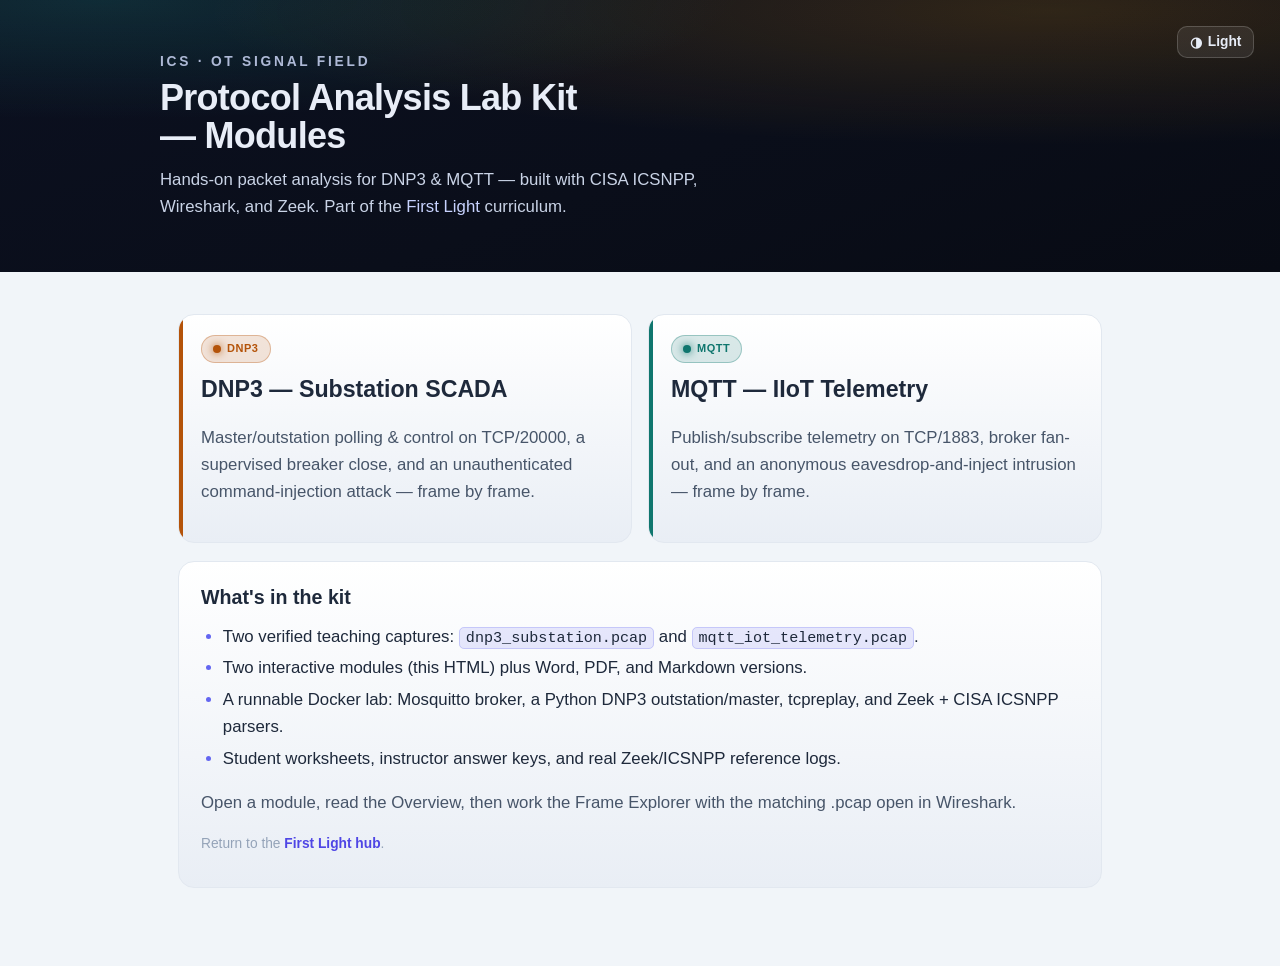
<file: modules/index.html>
<!DOCTYPE html><html lang="en" data-proto="hub"><head><meta charset="utf-8">
<meta name="viewport" content="width=device-width, initial-scale=1">
<meta name="color-scheme" content="dark light">
<title>ICS/OT Protocol Analysis Lab Kit — Modules</title>
<style>
:root{
  color-scheme:dark;
  --bg:#0a0e1a; --bg-raise:#111725; --card:#131a2b; --line:#232e49;
  --ink:#e8edf7; --mut:#9aa7bd; --faint:#64748b; --link:#a5b4fc; --accent-glow:#818cf8;
  --dnp3:#f59e0b; --mqtt:#2dd4bf;
  --step--1:clamp(.78rem,.75rem + .18vw,.86rem);
  --step-0:clamp(.95rem,.9rem + .25vw,1.05rem);
  --step-2:clamp(1.2rem,1.1rem + .6vw,1.45rem);
  --step-4:clamp(1.7rem,1.4rem + 1.4vw,2.25rem);
  --ease:cubic-bezier(.4,0,.2,1);
}
html[data-theme="light"]{color-scheme:light;--bg:#f1f5f9;--bg-raise:#e9eef5;--card:#fff;--line:#e2e8f0;
  --ink:#1e293b;--mut:#475569;--faint:#94a3b8;--link:#4f46e5;--accent-glow:#6366f1;--dnp3:#b45309;--mqtt:#0f766e}
@media(prefers-color-scheme:light){:root:not([data-theme]){color-scheme:light;--bg:#f1f5f9;--bg-raise:#e9eef5;--card:#fff;--line:#e2e8f0;
  --ink:#1e293b;--mut:#475569;--faint:#94a3b8;--link:#4f46e5;--accent-glow:#6366f1;--dnp3:#b45309;--mqtt:#0f766e}}
*{box-sizing:border-box}
body{margin:0;font-family:-apple-system,BlinkMacSystemFont,"Segoe UI",Roboto,Helvetica,Arial,sans-serif;
  color:var(--ink);background:var(--bg);line-height:1.6;font-size:var(--step-0);-webkit-font-smoothing:antialiased}
a{color:var(--link);text-decoration:none}a:hover{text-decoration:underline}
:focus-visible{outline:2px solid var(--accent-glow);outline-offset:2px;border-radius:4px}
.hero{position:relative;overflow:hidden;color:#e8edf7;padding:clamp(2rem,4vw,3.4rem) clamp(1.1rem,2vw,2.4rem)}
.hero::before{content:"";position:absolute;inset:0;z-index:0;background:
  radial-gradient(120% 90% at 82% 4%,rgba(245,158,11,.16),transparent 55%),
  radial-gradient(90% 80% at 8% 0%,rgba(45,212,191,.14),transparent 55%),
  linear-gradient(160deg,#0b1020,#0a0e1a 55%,#080b14)}
.heroinner{position:relative;z-index:1;max-width:960px;margin:0 auto}
.kick{font-size:var(--step--1);letter-spacing:.2em;text-transform:uppercase;color:#aeb9d6;font-weight:700}
.hero h1{margin:.15em 0 .3em;font-size:var(--step-4);line-height:1.08;letter-spacing:-.02em;font-weight:800;max-width:22ch}
.hero p{color:#c9d3e6;margin:0;max-width:64ch;font-size:var(--step-0)}
.themebtn{position:absolute;top:clamp(1rem,2vw,1.6rem);right:clamp(1rem,2vw,1.6rem);z-index:2;
  display:inline-flex;align-items:center;gap:6px;background:rgba(255,255,255,.08);border:1px solid rgba(255,255,255,.18);
  color:#e8edf7;border-radius:10px;padding:7px 12px;font-size:var(--step--1);cursor:pointer;font-weight:600}
.themebtn:hover{background:rgba(255,255,255,.16)}
main{max-width:960px;margin:0 auto;padding:24px 18px 64px}
.mods{display:grid;grid-template-columns:1fr 1fr;gap:16px;margin:18px 0}
.mod{display:block;text-decoration:none;color:inherit;background:linear-gradient(180deg,var(--card),var(--bg-raise));
  border:1px solid var(--line);border-radius:16px;padding:20px 22px;position:relative;overflow:hidden;
  transition:transform .18s var(--ease),border-color .18s var(--ease),box-shadow .18s var(--ease)}
.mod::before{content:"";position:absolute;left:0;top:0;bottom:0;width:4px}
.mod.dnp3::before{background:linear-gradient(180deg,var(--dnp3),#b45309)}
.mod.mqtt::before{background:linear-gradient(180deg,var(--mqtt),#0f766e)}
.mod:hover{transform:translateY(-2px);border-color:var(--accent-glow);box-shadow:0 14px 34px -18px rgba(0,0,0,.7);text-decoration:none}
.mod h2{margin:.35em 0 .2em;font-size:var(--step-2)}
.mod .muted{color:var(--mut)}
.badge{display:inline-flex;align-items:center;gap:6px;font-size:11px;font-weight:800;letter-spacing:.05em;
  padding:4px 11px;border-radius:20px;border:1px solid}
.badge::before{content:"";width:8px;height:8px;border-radius:50%;background:currentColor;box-shadow:0 0 9px currentColor}
.badge.d{color:var(--dnp3);background:color-mix(in srgb,var(--dnp3) 15%,transparent);border-color:color-mix(in srgb,var(--dnp3) 32%,transparent)}
.badge.m{color:var(--mqtt);background:color-mix(in srgb,var(--mqtt) 15%,transparent);border-color:color-mix(in srgb,var(--mqtt) 32%,transparent)}
.card{background:linear-gradient(180deg,var(--card),var(--bg-raise));border:1px solid var(--line);border-radius:16px;padding:18px 22px;margin:14px 0}
.card h3{margin:.1em 0 .5em}
code{background:color-mix(in srgb,var(--accent-glow) 14%,transparent);border:1px solid color-mix(in srgb,var(--accent-glow) 24%,transparent);
  padding:1px 6px;border-radius:5px;font-family:ui-monospace,SFMono-Regular,Menlo,Consolas,monospace;font-size:.9em}
ul{margin:.4em 0;padding-left:1.3em}li{margin:.3em 0}li::marker{color:var(--accent-glow)}
.muted{color:var(--mut)}
.foot{color:var(--faint);font-size:var(--step--1);margin-top:8px}
.foot a{color:var(--link);font-weight:600}
@media(max-width:720px){.mods{grid-template-columns:1fr}}
@media(prefers-reduced-motion:reduce){*{animation:none !important;transition:none !important}}
</style></head><body>
<header class="hero">
  <button class="themebtn" id="themebtn" type="button" aria-pressed="false" aria-label="Toggle light and dark theme">
    <span id="theme-ic" aria-hidden="true">&#9680;</span><span id="theme-tx">Dark</span></button>
  <div class="heroinner">
    <div class="kick">ICS &middot; OT Signal Field</div>
    <h1>Protocol Analysis Lab Kit &mdash; Modules</h1>
    <p>Hands-on packet analysis for DNP3 &amp; MQTT &mdash; built with CISA ICSNPP, Wireshark, and Zeek. Part of the <a href="../curriculum/index.html" style="color:#c7d2fe">First Light</a> curriculum.</p>
  </div>
</header>
<main>
<div class="mods">
  <a class="mod dnp3" href="dnp3_module.html"><span class="badge d">DNP3</span>
    <h2>DNP3 &mdash; Substation SCADA</h2>
    <p class="muted">Master/outstation polling &amp; control on TCP/20000, a supervised breaker close, and an unauthenticated command-injection attack &mdash; frame by frame.</p></a>
  <a class="mod mqtt" href="mqtt_module.html"><span class="badge m">MQTT</span>
    <h2>MQTT &mdash; IIoT Telemetry</h2>
    <p class="muted">Publish/subscribe telemetry on TCP/1883, broker fan-out, and an anonymous eavesdrop-and-inject intrusion &mdash; frame by frame.</p></a>
</div>
<div class="card"><h3>What's in the kit</h3>
<ul>
<li>Two verified teaching captures: <code>dnp3_substation.pcap</code> and <code>mqtt_iot_telemetry.pcap</code>.</li>
<li>Two interactive modules (this HTML) plus Word, PDF, and Markdown versions.</li>
<li>A runnable Docker lab: Mosquitto broker, a Python DNP3 outstation/master, tcpreplay, and Zeek + CISA ICSNPP parsers.</li>
<li>Student worksheets, instructor answer keys, and real Zeek/ICSNPP reference logs.</li>
</ul>
<p class="muted">Open a module, read the Overview, then work the Frame Explorer with the matching .pcap open in Wireshark.</p>
<p class="foot">Return to the <a href="../curriculum/index.html">First Light hub</a>.</p></div>
</main>
<script>
(function(){ try{
  var TK="icskit.path.theme.v1", btn=document.getElementById("themebtn");
  var ic=document.getElementById("theme-ic"), tx=document.getElementById("theme-tx");
  function stored(){ try{ return localStorage.getItem(TK); }catch(e){ return null; } }
  function osLight(){ try{ return window.matchMedia("(prefers-color-scheme: light)").matches; }catch(e){ return false; } }
  function effective(){ var s=stored(); if(s==="light"||s==="dark") return s; return osLight()?"light":"dark"; }
  function paint(){ var s=stored();
    if(s==="light"||s==="dark"){ document.documentElement.setAttribute("data-theme", s); } else { document.documentElement.removeAttribute("data-theme"); }
    var eff=effective(); if(ic) ic.textContent=eff==="light"?"◑":"◐"; if(tx) tx.textContent=eff==="light"?"Light":"Dark";
    if(btn) btn.setAttribute("aria-pressed", eff==="light"?"true":"false"); }
  if(btn) btn.addEventListener("click", function(){ var n=effective()==="light"?"dark":"light"; try{ localStorage.setItem(TK,n);}catch(e){} paint(); });
  try{ window.matchMedia("(prefers-color-scheme: light)").addEventListener("change", paint); }catch(e){}
  paint();
}catch(e){} })();
</script>
</body></html>
</file>
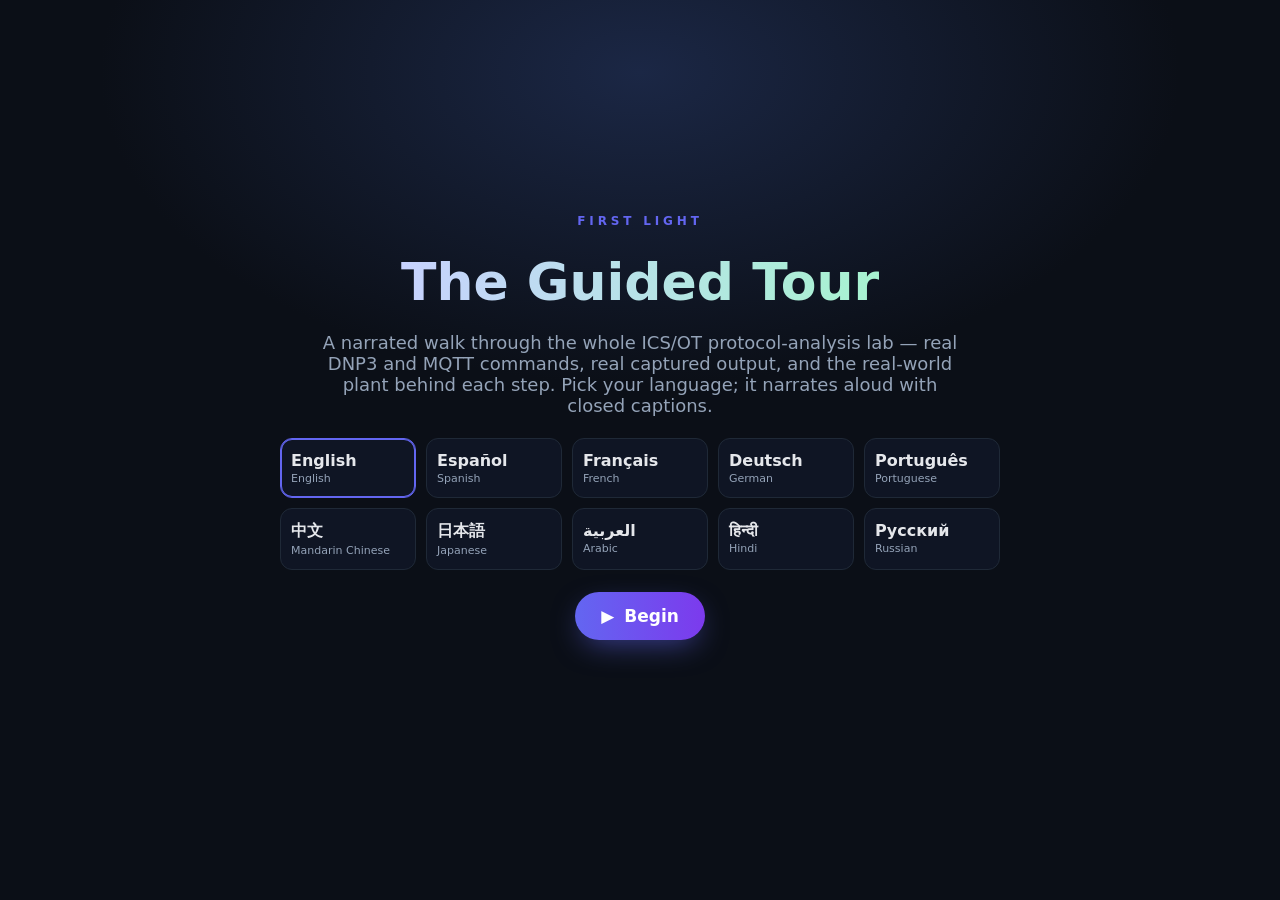
<file: tour.html>
<!DOCTYPE html><html lang="en"><head><meta charset="utf-8">
<meta name="viewport" content="width=device-width, initial-scale=1">
<title>First Light — Guided Tour</title>
<meta name="color-scheme" content="dark light">
<!-- Short, shareable entry point: redirects to the narrated Guided Tour. -->
<meta http-equiv="refresh" content="0; url=curriculum/tour.html">
<link rel="canonical" href="curriculum/tour.html">
<style>
  html,body{height:100%;margin:0}
  body{background:#0b0f17;color:#e5e7eb;font-family:system-ui,-apple-system,Segoe UI,Roboto,sans-serif;
    display:flex;align-items:center;justify-content:center;text-align:center}
  a{color:#a5b4fc}
</style>
<script>location.replace("curriculum/tour.html");</script>
</head>
<body>
  <p>Opening the Guided Tour… if it does not start,
     <a href="curriculum/tour.html">click here</a>.</p>
</body></html>
</file>
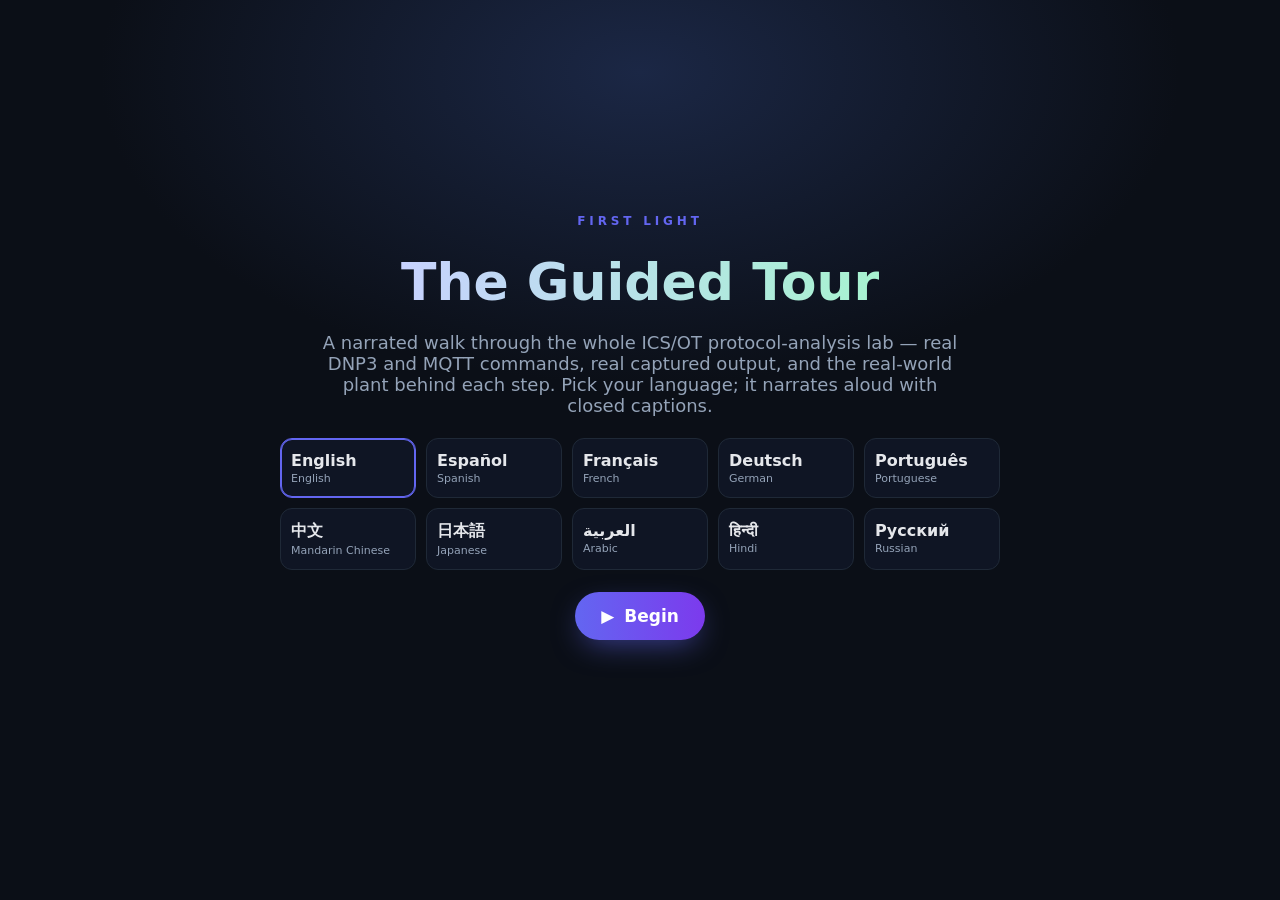
<file: curriculum/tour.html>
<!doctype html>
<html lang="en" data-theme="dark">
<head>
<meta charset="utf-8">
<meta name="viewport" content="width=device-width, initial-scale=1, viewport-fit=cover">
<title>Guided Tour · First Light — ICS/OT Protocol Analysis</title>
<meta name="description" content="A narrated, multilingual guided tour of the First Light ICS/OT protocol-analysis lab: real DNP3 + MQTT commands, real captured output, animated real-world visuals, closed captions, and voice narration in your language.">
<style>
  :root{
    --bg:#0b0f17; --bg2:#111827; --panel:#0f1524; --panel2:#151d31;
    --ink:#e5e7eb; --muted:#94a3b8; --dim:#64748b; --line:#1f2937;
    --indigo:#6366f1; --violet:#7c3aed; --amber:#f59e0b; --teal:#14b8a6;
    --red:#ef4444; --green:#22c55e; --focus:#a5b4fc;
    --mono:ui-monospace,"SF Mono",Menlo,Consolas,"Liberation Mono",monospace;
    --sans:system-ui,-apple-system,Segoe UI,Roboto,Helvetica,Arial,"Noto Sans","Noto Sans Arabic","Noto Sans Devanagari","Noto Sans CJK SC",sans-serif;
  }
  *{box-sizing:border-box}
  html,body{margin:0;height:100%}
  body{background:radial-gradient(1200px 700px at 70% -10%, #16213b 0%, var(--bg) 55%) fixed;color:var(--ink);font-family:var(--sans);-webkit-font-smoothing:antialiased;overflow:hidden}
  button{font-family:inherit}
  .sr{position:absolute;width:1px;height:1px;padding:0;margin:-1px;overflow:hidden;clip:rect(0,0,0,0);border:0}
  :focus-visible{outline:3px solid var(--focus);outline-offset:2px;border-radius:8px}

  #app{position:fixed;inset:0;display:flex;flex-direction:column}

  /* ---------- start screen ---------- */
  #start{position:absolute;inset:0;display:flex;flex-direction:column;align-items:center;justify-content:center;gap:22px;padding:24px;text-align:center;background:radial-gradient(900px 520px at 50% 8%, #1b2745 0%, var(--bg) 60%);z-index:40}
  #start .kick{letter-spacing:.32em;text-transform:uppercase;font-size:12px;color:var(--indigo);font-weight:700}
  #start h1{margin:.1em 0 0;font-size:clamp(28px,5vw,52px);line-height:1.05;font-weight:800;background:linear-gradient(90deg,#c7d2fe,#a7f3d0);-webkit-background-clip:text;background-clip:text;color:transparent}
  #start p.sub{margin:0;color:var(--muted);max-width:640px;font-size:clamp(14px,2vw,18px)}
  .langgrid{display:grid;grid-template-columns:repeat(auto-fit,minmax(120px,1fr));gap:10px;max-width:720px;width:100%}
  .langbtn{background:var(--panel);border:1px solid var(--line);color:var(--ink);border-radius:12px;padding:12px 10px;cursor:pointer;display:flex;flex-direction:column;gap:2px;transition:transform .12s ease,border-color .12s ease,background .12s ease}
  .langbtn:hover{transform:translateY(-2px);border-color:var(--indigo);background:var(--panel2)}
  .langbtn[aria-pressed="true"]{border-color:var(--indigo);box-shadow:0 0 0 1px var(--indigo) inset}
  .langbtn b{font-size:16px}
  .langbtn small{color:var(--muted);font-size:11px}
  .cta{display:inline-flex;align-items:center;gap:10px;background:linear-gradient(90deg,var(--indigo),var(--violet));color:#fff;border:0;border-radius:999px;padding:14px 26px;font-size:17px;font-weight:700;cursor:pointer;box-shadow:0 10px 30px -8px rgba(99,102,241,.6)}
  .cta:hover{filter:brightness(1.07)}
  .note{color:var(--dim);font-size:12px;max-width:560px}

  /* ---------- top bar ---------- */
  #bar{display:flex;align-items:center;gap:14px;padding:10px 16px;border-bottom:1px solid var(--line);background:linear-gradient(180deg,rgba(17,24,39,.9),rgba(11,15,23,.75));backdrop-filter:blur(6px);z-index:20}
  #bar .sec{display:flex;flex-direction:column;min-width:0}
  #bar .sec .ttl{font-weight:700;font-size:15px;white-space:nowrap;overflow:hidden;text-overflow:ellipsis;max-width:46vw}
  #bar .sec .cnt{font-size:11px;color:var(--muted);letter-spacing:.02em}
  #prog{flex:1;height:6px;border-radius:999px;background:#1e2637;overflow:hidden;min-width:60px}
  #prog>i{display:block;height:100%;width:0;background:linear-gradient(90deg,var(--indigo),var(--teal));transition:width .35s ease}
  .bar-tools{display:flex;align-items:center;gap:8px}
  select.ui,button.ui{background:var(--panel);border:1px solid var(--line);color:var(--ink);border-radius:9px;padding:7px 10px;font-size:13px;cursor:pointer}
  select.ui:hover,button.ui:hover{border-color:var(--indigo)}
  button.icon{width:36px;height:36px;display:inline-flex;align-items:center;justify-content:center;padding:0;font-size:15px}
  .toggle[aria-pressed="true"]{border-color:var(--teal);color:#5eead4}

  /* ---------- stage ---------- */
  #stage{flex:1;display:grid;grid-template-columns:1.35fr 1fr;gap:16px;padding:16px;min-height:0}
  #visual{position:relative;background:linear-gradient(180deg,#0c1220,#0a0e18);border:1px solid var(--line);border-radius:16px;overflow:hidden;display:flex;align-items:center;justify-content:center;min-height:0}
  #visual svg{width:100%;height:100%;display:block}
  .badge{position:absolute;top:12px;left:12px;font-size:11px;letter-spacing:.18em;text-transform:uppercase;color:var(--dim);background:rgba(2,6,12,.5);border:1px solid var(--line);border-radius:999px;padding:4px 10px}
  #panel{display:flex;flex-direction:column;gap:12px;min-height:0;overflow:auto}
  .card{background:var(--panel);border:1px solid var(--line);border-radius:14px;padding:14px}
  .role{display:flex;align-items:flex-start;gap:12px}
  .role .chip{flex:0 0 auto;font-size:11px;font-weight:700;color:#0b0f17;background:linear-gradient(90deg,var(--amber),#fbbf24);border-radius:8px;padding:6px 9px;white-space:nowrap}
  .role .who b{display:block;font-size:14px}
  .role .who small{color:var(--muted)}
  .lbl{font-size:11px;letter-spacing:.16em;text-transform:uppercase;color:var(--dim);margin:0 0 6px}
  .rw{font-size:14.5px;line-height:1.5;color:#dbe4f0}
  .term{position:relative;background:#070b12;border:1px solid #1c2740;border-radius:12px;overflow:hidden}
  .term .top{display:flex;align-items:center;gap:8px;padding:8px 12px;border-bottom:1px solid #16203a;background:#0a1120}
  .term .top .dot{width:10px;height:10px;border-radius:50%}
  .term .top .d1{background:#f87171}.term .top .d2{background:#fbbf24}.term .top .d3{background:#34d399}
  .term .top .lbl{margin:0 0 0 6px}
  .term .copy{margin-inline-start:auto;background:transparent;border:1px solid #24304a;color:var(--muted);border-radius:7px;padding:3px 9px;font-size:11px;cursor:pointer}
  .term .copy:hover{color:var(--ink);border-color:var(--indigo)}
  .term pre{margin:0;padding:12px 14px;font-family:var(--mono);font-size:12.5px;line-height:1.55;white-space:pre-wrap;word-break:break-word;color:#cfe3ff}
  .term pre.out{color:#a7f3d0;background:#060a10;border-top:1px dashed #16203a}
  .term .prompt{color:var(--teal)}

  /* ---------- captions ---------- */
  #cc{padding:14px 18px;min-height:76px;display:flex;align-items:center;justify-content:center;text-align:center;border-top:1px solid var(--line);background:linear-gradient(0deg,rgba(2,6,12,.6),transparent)}
  #cc .box{max-width:1000px;font-size:clamp(16px,2.3vw,22px);line-height:1.45;font-weight:600;letter-spacing:.005em}
  #cc .w{color:var(--muted);transition:color .08s linear}
  #cc .w.on{color:#fff}
  #cc.hidden{visibility:hidden}

  /* ---------- controls ---------- */
  #controls{display:flex;align-items:center;justify-content:center;gap:10px;padding:10px 16px 16px;flex-wrap:wrap}
  .cbtn{background:var(--panel);border:1px solid var(--line);color:var(--ink);border-radius:999px;height:44px;min-width:44px;padding:0 16px;display:inline-flex;align-items:center;gap:8px;font-size:14px;font-weight:600;cursor:pointer}
  .cbtn:hover{border-color:var(--indigo)}
  .cbtn.primary{background:linear-gradient(90deg,var(--indigo),var(--violet));border:0;color:#fff;padding:0 22px}
  .cbtn[disabled]{opacity:.4;cursor:not-allowed}
  #controls .grp{display:flex;align-items:center;gap:6px;color:var(--muted);font-size:12px}
  #controls input[type=range]{accent-color:var(--indigo)}

  /* ---------- finish ---------- */
  #finish{position:absolute;inset:0;display:none;flex-direction:column;align-items:center;justify-content:center;gap:18px;text-align:center;padding:24px;background:radial-gradient(900px 520px at 50% 20%, #1b2745 0%, var(--bg) 60%);z-index:40}
  #finish h2{font-size:clamp(26px,4vw,44px);margin:0;background:linear-gradient(90deg,#fde68a,#a7f3d0);-webkit-background-clip:text;background-clip:text;color:transparent}
  #finish p{color:var(--muted);max-width:620px;margin:0;font-size:17px}

  .warn{background:rgba(239,68,68,.1);border:1px solid rgba(239,68,68,.4);color:#fecaca;border-radius:10px;padding:8px 12px;font-size:12.5px}
  [hidden]{display:none !important}

  @media (max-width:860px){
    #stage{grid-template-columns:1fr;grid-template-rows:minmax(200px,42%) 1fr}
    #bar .sec .ttl{max-width:40vw}
  }
  @media (prefers-reduced-motion: reduce){
    *{transition:none !important}
  }
  html[dir="rtl"] .term pre{direction:ltr;text-align:left}
</style>
</head>
<body>
<div id="app">

  <!-- ============ START ============ -->
  <section id="start" aria-label="Start the guided tour">
    <div class="kick">First Light</div>
    <h1 id="s-title">The Guided Tour</h1>
    <p class="sub" id="s-sub">A narrated walk through the whole ICS/OT protocol-analysis lab — real DNP3 and MQTT commands, real captured output, and the real-world plant behind each step. Pick your language; it narrates aloud with closed captions.</p>
    <div class="langgrid" id="langgrid" role="group" aria-label="Narration language"></div>
    <button class="cta" id="beginBtn">▶ <span id="beginLbl">Begin</span></button>
    <p class="note" id="ttsNote"></p>
  </section>

  <!-- ============ TOUR ============ -->
  <header id="bar" hidden>
    <div class="sec"><span class="ttl" id="secTitle"></span><span class="cnt" id="secCount"></span></div>
    <div id="prog" role="progressbar" aria-label="Tour progress" aria-valuemin="0" aria-valuemax="100" aria-valuenow="0"><i id="progFill"></i></div>
    <div class="bar-tools">
      <label class="sr" for="langSel">Language</label>
      <select class="ui" id="langSel" aria-label="Narration language"></select>
      <button class="ui toggle icon" id="ccToggle" aria-pressed="true" title="Closed captions" aria-label="Toggle closed captions">CC</button>
      <button class="ui icon" id="exitBtn" title="Exit tour" aria-label="Exit tour">✕</button>
    </div>
  </header>

  <main id="stage" hidden>
    <div id="visual" aria-hidden="false">
      <span class="badge" id="vBadge">Real-world scene</span>
      <div id="svgHost" role="img" aria-label="Illustration of the step"></div>
    </div>
    <aside id="panel">
      <div class="card role">
        <span class="chip" id="onetChip">O*NET</span>
        <div class="who"><b id="onetTitle"></b><small id="onetWhy"></small></div>
      </div>
      <div class="card">
        <p class="lbl" id="rwLbl">Real-world applicability</p>
        <div class="rw" id="rwText"></div>
      </div>
      <div class="term" id="demoBox" hidden>
        <div class="top"><span class="dot d1"></span><span class="dot d2"></span><span class="dot d3"></span><span class="lbl" id="cmdLbl">Real command</span><button class="copy" id="copyBtn">Copy</button></div>
        <pre id="cmdText"></pre>
        <pre class="out" id="outText"></pre>
        <div class="lbl" id="outLbl" style="padding:6px 14px 10px;border-top:1px solid #10192e">Real captured output</div>
      </div>
      <a class="cbtn" id="openLevel" style="align-self:flex-start" href="#" hidden></a>
    </aside>
  </main>

  <div id="cc" hidden><div class="box" id="ccBox"></div></div>

  <footer id="controls" hidden>
    <button class="cbtn" id="backBtn" title="Previous (Left arrow)">◀ <span id="backLbl">Back</span></button>
    <button class="cbtn primary" id="playBtn" title="Play / Pause (Space)"><span id="playIcon">⏸</span> <span id="playLbl">Pause</span></button>
    <button class="cbtn" id="nextBtn" title="Next (Right arrow)"><span id="nextLbl">Next</span> ▶</button>
    <button class="cbtn" id="replayBtn" title="Replay narration">↻ <span id="replayLbl">Replay</span></button>
    <span class="grp"><label for="rate" id="speedLbl">Speed</label><input type="range" id="rate" min="0.7" max="1.3" step="0.1" value="1"><span id="rateVal">1.0×</span></span>
    <span class="grp"><label for="voiceSel" id="voiceLbl">Voice</label><select class="ui" id="voiceSel" aria-label="Narration voice"></select></span>
    <button class="ui toggle" id="autoToggle" aria-pressed="true" title="Autoplay"><span id="autoLbl">Autoplay</span></button>
  </footer>

  <!-- ============ FINISH ============ -->
  <section id="finish" aria-label="Tour complete">
    <div class="kick" style="color:var(--amber)">✦</div>
    <h2 id="finTitle"></h2>
    <p id="finBody"></p>
    <div style="display:flex;gap:12px;flex-wrap:wrap;justify-content:center">
      <button class="cbtn primary" id="restartBtn"></button>
      <a class="cbtn" id="finPathLink" href="index.html"></a>
    </div>
  </section>
</div>

<script>
const TOUR = {"levelHref": "index.html", "langs": [{"code": "en", "name": "English", "native": "English", "bcp47": "en-US"}, {"code": "es", "name": "Spanish", "native": "Español", "bcp47": "es-ES"}, {"code": "fr", "name": "French", "native": "Français", "bcp47": "fr-FR"}, {"code": "de", "name": "German", "native": "Deutsch", "bcp47": "de-DE"}, {"code": "pt", "name": "Portuguese", "native": "Português", "bcp47": "pt-BR"}, {"code": "zh", "name": "Mandarin Chinese", "native": "中文", "bcp47": "zh-CN"}, {"code": "ja", "name": "Japanese", "native": "日本語", "bcp47": "ja-JP"}, {"code": "ar", "name": "Arabic", "native": "العربية", "bcp47": "ar-SA", "rtl": true}, {"code": "hi", "name": "Hindi", "native": "हिन्दी", "bcp47": "hi-IN"}, {"code": "ru", "name": "Russian", "native": "Русский", "bcp47": "ru-RU"}], "ui": {"en": {"tourTitle": "Guided Tour", "tourSubtitle": "First Light — ICS/OT Protocol Analysis", "start": "Start the guided tour", "begin": "Begin", "play": "Play", "pause": "Pause", "next": "Next", "back": "Back", "replay": "Replay narration", "exit": "Exit tour", "language": "Language", "voice": "Voice", "speed": "Speed", "captions": "Captions", "autoplay": "Autoplay", "realCommand": "Real command", "realOutput": "Real captured output", "realWorld": "Real-world applicability", "fieldRole": "Who does this in the field", "mapsToOnet": "Maps to O*NET occupation", "sectionOf": "Section {i} of {n}", "stepOf": "Step {i} of {n}", "finishTitle": "First light.", "finishBody": "You have toured the whole path — from a single byte to a living plant. Now go run it.", "restart": "Restart tour", "ttsUnavailable": "Voice narration is not available in this browser. Captions are shown instead.", "captionsOn": "Closed captions", "muteNarration": "Mute narration", "openInPath": "Open this level in the Learning Path"}, "es": {"tourTitle": "Recorrido guiado", "tourSubtitle": "Primera luz — Análisis de protocolos ICS/OT", "start": "Iniciar el recorrido guiado", "begin": "Comenzar", "play": "Reproducir", "pause": "Pausar", "next": "Siguiente", "back": "Atrás", "replay": "Repetir narración", "exit": "Salir del recorrido", "language": "Idioma", "voice": "Voz", "speed": "Velocidad", "captions": "Subtítulos", "autoplay": "Reproducción automática", "realCommand": "Comando real", "realOutput": "Salida capturada real", "realWorld": "Aplicabilidad en el mundo real", "fieldRole": "Quién lo hace en el campo", "mapsToOnet": "Corresponde a la ocupación O*NET", "sectionOf": "Sección {i} de {n}", "stepOf": "Paso {i} de {n}", "finishTitle": "Primera luz.", "finishBody": "Has recorrido todo el camino — desde un solo byte hasta una planta viva. Ahora ve y ponlo en marcha.", "restart": "Reiniciar recorrido", "ttsUnavailable": "La narración por voz no está disponible en este navegador. En su lugar se muestran los subtítulos.", "captionsOn": "Subtítulos", "muteNarration": "Silenciar narración", "openInPath": "Abrir este nivel en la Ruta de aprendizaje"}, "fr": {"tourTitle": "Visite guidée", "tourSubtitle": "Premières lueurs — Analyse de protocoles ICS/OT", "start": "Démarrer la visite guidée", "begin": "Commencer", "play": "Lecture", "pause": "Pause", "next": "Suivant", "back": "Retour", "replay": "Rejouer la narration", "exit": "Quitter la visite", "language": "Langue", "voice": "Voix", "speed": "Vitesse", "captions": "Sous-titres", "autoplay": "Lecture automatique", "realCommand": "Commande réelle", "realOutput": "Sortie réellement capturée", "realWorld": "Applicabilité concrète", "fieldRole": "Qui fait ça sur le terrain", "mapsToOnet": "Correspond au métier O*NET", "sectionOf": "Section {i} sur {n}", "stepOf": "Étape {i} sur {n}", "finishTitle": "Premières lueurs.", "finishBody": "Vous avez parcouru tout le chemin — du simple octet jusqu'à une usine vivante. Maintenant, à vous de jouer.", "restart": "Recommencer la visite", "ttsUnavailable": "La narration vocale n'est pas disponible dans ce navigateur. Les sous-titres s'affichent à la place.", "captionsOn": "Sous-titres codés", "muteNarration": "Couper la narration", "openInPath": "Ouvrir ce niveau dans le parcours d'apprentissage"}, "de": {"tourTitle": "Geführte Tour", "tourSubtitle": "First Light — ICS/OT-Protokollanalyse", "start": "Geführte Tour starten", "begin": "Los geht's", "play": "Abspielen", "pause": "Pause", "next": "Weiter", "back": "Zurück", "replay": "Erzählung wiederholen", "exit": "Tour beenden", "language": "Sprache", "voice": "Stimme", "speed": "Geschwindigkeit", "captions": "Untertitel", "autoplay": "Automatisch abspielen", "realCommand": "Echter Befehl", "realOutput": "Echte aufgezeichnete Ausgabe", "realWorld": "Praxisbezug", "fieldRole": "Wer macht das in der Praxis", "mapsToOnet": "Zugeordneter O*NET-Beruf", "sectionOf": "Abschnitt {i} von {n}", "stepOf": "Schritt {i} von {n}", "finishTitle": "First Light.", "finishBody": "Du hast den gesamten Weg durchlaufen — vom einzelnen Byte bis zur lebenden Anlage. Jetzt leg los.", "restart": "Tour neu starten", "ttsUnavailable": "Sprachausgabe ist in diesem Browser nicht verfügbar. Stattdessen werden Untertitel angezeigt.", "captionsOn": "Untertitel", "muteNarration": "Erzählung stummschalten", "openInPath": "Dieses Level im Lernpfad öffnen"}, "pt": {"tourTitle": "Tour guiado", "tourSubtitle": "Primeira Luz — Análise de Protocolos ICS/OT", "start": "Iniciar o tour guiado", "begin": "Começar", "play": "Reproduzir", "pause": "Pausar", "next": "Avançar", "back": "Voltar", "replay": "Repetir narração", "exit": "Sair do tour", "language": "Idioma", "voice": "Voz", "speed": "Velocidade", "captions": "Legendas", "autoplay": "Reprodução automática", "realCommand": "Comando real", "realOutput": "Saída capturada real", "realWorld": "Aplicabilidade no mundo real", "fieldRole": "Quem faz isto no campo", "mapsToOnet": "Corresponde à ocupação O*NET", "sectionOf": "Seção {i} de {n}", "stepOf": "Passo {i} de {n}", "finishTitle": "Primeira luz.", "finishBody": "Você percorreu todo o caminho — de um único byte a uma planta viva. Agora vá colocar em prática.", "restart": "Reiniciar o tour", "ttsUnavailable": "A narração por voz não está disponível neste navegador. As legendas são exibidas em vez disso.", "captionsOn": "Legendas ocultas", "muteNarration": "Silenciar narração", "openInPath": "Abrir este nível na Trilha de Aprendizagem"}, "zh": {"tourTitle": "引导式教程", "tourSubtitle": "First Light — ICS/OT 协议分析", "start": "开始引导式教程", "begin": "开始", "play": "播放", "pause": "暂停", "next": "下一步", "back": "上一步", "replay": "重播旁白", "exit": "退出教程", "language": "语言", "voice": "语音", "speed": "语速", "captions": "字幕", "autoplay": "自动播放", "realCommand": "真实命令", "realOutput": "真实抓取输出", "realWorld": "现实应用", "fieldRole": "现场由谁来做", "mapsToOnet": "对应 O*NET 职业", "sectionOf": "第 {i} 节，共 {n} 节", "stepOf": "第 {i} 步，共 {n} 步", "finishTitle": "First light。", "finishBody": "你已经走完了整条路径——从单个字节到一座运行中的工厂。现在，去实战吧。", "restart": "重新开始教程", "ttsUnavailable": "此浏览器不支持语音旁白，改为显示字幕。", "captionsOn": "字幕", "muteNarration": "静音旁白", "openInPath": "在学习路径中打开本关"}, "ja": {"tourTitle": "ガイドツアー", "tourSubtitle": "ファーストライト — ICS/OTプロトコル解析", "start": "ガイドツアーを開始", "begin": "開始", "play": "再生", "pause": "一時停止", "next": "次へ", "back": "戻る", "replay": "ナレーションを再生", "exit": "ツアーを終了", "language": "言語", "voice": "音声", "speed": "速度", "captions": "字幕", "autoplay": "自動再生", "realCommand": "実際のコマンド", "realOutput": "実際のキャプチャ出力", "realWorld": "実務での適用", "fieldRole": "現場で担う人", "mapsToOnet": "対応するO*NET職種", "sectionOf": "セクション {i} / {n}", "stepOf": "ステップ {i} / {n}", "finishTitle": "ファーストライト。", "finishBody": "1バイトから稼働中のプラントまで、すべての道のりをたどりました。さあ、実際に動かしてみましょう。", "restart": "ツアーを再開", "ttsUnavailable": "このブラウザーでは音声ナレーションを利用できません。代わりに字幕を表示します。", "captionsOn": "クローズドキャプション", "muteNarration": "ナレーションをミュート", "openInPath": "このレベルをラーニングパスで開く"}, "ar": {"tourTitle": "جولة إرشادية", "tourSubtitle": "الضوء الأول — تحليل بروتوكولات ICS/OT", "start": "ابدأ الجولة الإرشادية", "begin": "ابدأ", "play": "تشغيل", "pause": "إيقاف مؤقت", "next": "التالي", "back": "السابق", "replay": "إعادة السرد", "exit": "إنهاء الجولة", "language": "اللغة", "voice": "الصوت", "speed": "السرعة", "captions": "التسميات التوضيحية", "autoplay": "التشغيل التلقائي", "realCommand": "الأمر الفعلي", "realOutput": "المُخرجات الملتقطة فعلياً", "realWorld": "القابلية للتطبيق في الواقع", "fieldRole": "من يقوم بهذا في الميدان", "mapsToOnet": "يقابل مهنة O*NET", "sectionOf": "القسم {i} من {n}", "stepOf": "الخطوة {i} من {n}", "finishTitle": "الضوء الأول.", "finishBody": "لقد قطعت المسار كاملاً — من البايت الواحد إلى محطة حيّة تعمل. والآن اذهب وشغّلها.", "restart": "إعادة تشغيل الجولة", "ttsUnavailable": "السرد الصوتي غير متاح في هذا المتصفح. تُعرض التسميات التوضيحية بدلاً منه.", "captionsOn": "التسميات التوضيحية المغلقة", "muteNarration": "كتم السرد", "openInPath": "افتح هذا المستوى في مسار التعلّم"}, "hi": {"tourTitle": "गाइडेड टूर", "tourSubtitle": "First Light — ICS/OT प्रोटोकॉल विश्लेषण", "start": "गाइडेड टूर शुरू करें", "begin": "शुरू करें", "play": "चलाएं", "pause": "रोकें", "next": "आगे", "back": "पीछे", "replay": "नैरेशन दोबारा चलाएं", "exit": "टूर से बाहर निकलें", "language": "भाषा", "voice": "आवाज़", "speed": "गति", "captions": "कैप्शन", "autoplay": "ऑटोप्ले", "realCommand": "असली command", "realOutput": "असली कैप्चर किया गया output", "realWorld": "वास्तविक दुनिया में उपयोगिता", "fieldRole": "फ़ील्ड में यह कौन करता है", "mapsToOnet": "O*NET व्यवसाय से मेल", "sectionOf": "सेक्शन {i}, कुल {n} में से", "stepOf": "स्टेप {i}, कुल {n} में से", "finishTitle": "First light.", "finishBody": "आपने पूरा रास्ता देख लिया — एक सिंगल byte से लेकर एक जीवित प्लांट तक। अब जाकर इसे खुद चलाएं।", "restart": "टूर फिर से शुरू करें", "ttsUnavailable": "इस ब्राउज़र में वॉइस नैरेशन उपलब्ध नहीं है। इसके बजाय कैप्शन दिखाए जा रहे हैं।", "captionsOn": "क्लोज़्ड कैप्शन", "muteNarration": "नैरेशन म्यूट करें", "openInPath": "इस लेवल को Learning Path में खोलें"}, "ru": {"tourTitle": "Обзорный тур", "tourSubtitle": "First Light — анализ протоколов ICS/OT", "start": "Начать обзорный тур", "begin": "Начать", "play": "Воспроизвести", "pause": "Пауза", "next": "Далее", "back": "Назад", "replay": "Повторить озвучку", "exit": "Выйти из тура", "language": "Язык", "voice": "Голос", "speed": "Скорость", "captions": "Субтитры", "autoplay": "Автовоспроизведение", "realCommand": "Реальная команда", "realOutput": "Реальный перехваченный вывод", "realWorld": "Применимость на практике", "fieldRole": "Кто делает это на практике", "mapsToOnet": "Соответствует профессии O*NET", "sectionOf": "Раздел {i} из {n}", "stepOf": "Шаг {i} из {n}", "finishTitle": "Первый свет.", "finishBody": "Вы прошли весь путь — от одного байта до живого предприятия. Теперь идите и запустите это сами.", "restart": "Начать тур заново", "ttsUnavailable": "Голосовая озвучка недоступна в этом браузере. Вместо неё показаны субтитры.", "captionsOn": "Субтитры", "muteNarration": "Отключить озвучку", "openInPath": "Открыть этот уровень в Learning Path"}}, "sections": [{"id": "orientation", "n": 0, "title": {"en": "Orientation — see it running", "es": "Orientación — verlo en marcha", "fr": "Orientation — le voir tourner", "pt": "Orientação — veja em funcionamento", "de": "Orientierung — sieh es laufen", "zh": "入场——先看它跑起来", "ja": "オリエンテーション — 動いているところを見る", "ar": "التهيئة — شاهدها وهي تعمل", "hi": "ओरिएंटेशन — इसे चलते हुए देखें", "ru": "Ориентация — увидеть, как всё работает"}, "onet": {"code": "15-1212.00", "title": {"en": "Information Security Analyst"}, "why": {"en": "Confirming that the sensors and the capture plane are live before hunting anything is the security analyst's first duty on shift.", "es": "Confirmar que los sensores y el plano de captura están activos antes de cazar nada es el primer deber del analista de seguridad al empezar el turno.", "fr": "Confirmer que les capteurs et le plan de capture sont actifs avant de chasser quoi que ce soit, c'est le premier devoir de l'analyste de sécurité en prise de poste.", "pt": "Confirmar que os sensores e o plano de captura estão ativos antes de caçar qualquer coisa é o primeiro dever do analista de segurança ao entrar no turno.", "de": "Sicherzustellen, dass die Sensoren und die Aufzeichnungsebene aktiv sind, bevor man überhaupt etwas jagt, ist die erste Pflicht des Information Security Analyst zu Schichtbeginn.", "zh": "在动手追查任何东西之前，先确认传感器和抓包平面是活的，这是安全分析师上班后的头等任务。", "ja": "何かを追い始める前に、センサーとキャプチャプレーンが生きていることを確認する。これがセキュリティアナリストがシフトで最初にやる仕事です。", "ar": "التأكد من أن المستشعرات ومستوى الالتقاط نشطة قبل تعقّب أي شيء هو أول واجب على محلل الأمن عند بداية المناوبة.", "hi": "किसी चीज़ का शिकार शुरू करने से पहले यह पक्का करना कि sensors और कैप्चर प्लेन जीवित हैं, सिक्योरिटी एनालिस्ट का शिफ्ट में पहला कर्तव्य है।", "ru": "Убедиться, что датчики и плоскость перехвата живы, прежде чем что-либо искать, — это первейшая обязанность аналитика по безопасности в начале смены."}}, "realWorld": {"en": "On an OT security desk, the shift begins by proving the tap is capturing and the traffic is real, long before anyone opens a single packet. Here two utility protocols already share one wire, exactly as they would on a converged plant network.", "es": "En un puesto de seguridad OT, el turno empieza demostrando que la toma está capturando y que el tráfico es real, mucho antes de que alguien abra un solo paquete. Aquí dos protocolos de servicios públicos ya comparten un mismo cable, exactamente como lo harían en una red de planta convergente.", "fr": "À un poste de sécurité OT, la journée commence en prouvant que la sonde capture et que le trafic est réel, bien avant que quiconque n'ouvre le moindre paquet. Ici, deux protocoles industriels partagent déjà un même câble, exactement comme sur un réseau d'usine convergé.", "pt": "Numa mesa de segurança OT, o turno começa provando que o tap está capturando e que o tráfego é real, muito antes de alguém abrir um único pacote. Aqui dois protocolos de utilidade já compartilham um mesmo fio, exatamente como fariam numa rede de planta convergente.", "de": "An einem OT-Security-Arbeitsplatz beginnt die Schicht damit, nachzuweisen, dass der Tap wirklich mitschneidet und der Verkehr echt ist — lange bevor jemand ein einziges Paket öffnet. Hier teilen sich bereits zwei Versorgungsprotokolle eine Leitung, genau wie in einem konvergierten Anlagennetz.", "zh": "在 OT 安全值班台上，一开班要做的，是先证明分光口确实在抓包、流量是真实的，这比任何人打开第一个数据包都要早得多。这里已经有两种电力行业协议共用一根线，就跟融合后的厂区网络里一模一样。", "ja": "OTセキュリティの現場では、シフトの始まりは、誰かがパケットを1つ開くずっと前に、タップがちゃんとキャプチャしていて、トラフィックが本物だと確かめることから始まります。ここでは2つのユーティリティプロトコルが、コンバージドしたプラントネットワークそのままに、すでに1本の回線を共有しています。", "ar": "على مكتب أمن أنظمة OT، تبدأ المناوبة بإثبات أن نقطة الالتقاط تلتقط فعلاً وأن حركة المرور حقيقية، قبل أن يفتح أحد حزمة واحدة بوقت طويل. هنا يتشارك بروتوكولا مرافق فعلاً سلكاً واحداً، تماماً كما يحدث على شبكة محطة مدمجة.", "hi": "एक OT सिक्योरिटी डेस्क पर, शिफ्ट की शुरुआत यह साबित करने से होती है कि tap कैप्चर कर रहा है और ट्रैफ़िक असली है — किसी के एक भी packet खोलने से बहुत पहले। यहाँ दो यूटिलिटी प्रोटोकॉल पहले से एक ही तार साझा कर रहे हैं, ठीक वैसे ही जैसे एक converged plant नेटवर्क पर होता है।", "ru": "За пультом OT-безопасности смена начинается с доказательства того, что ответвление действительно ведёт перехват и трафик реальный, задолго до того, как кто-либо откроет хоть один пакет. Здесь два промышленных протокола уже делят один провод — ровно так, как это было бы в конвергентной сети предприятия."}, "svg": "<svg xmlns=\"http://www.w3.org/2000/svg\" viewBox=\"0 0 960 540\" role=\"img\" aria-labelledby=\"or-t or-d\">\n<title id=\"or-t\">Orientation — the plant is already live</title>\n<desc id=\"or-d\">A dawn plant-control scene. An MQTT IIoT sensor in teal and a DNP3 SCADA link in amber both emit packets onto a single shared wire that runs through a pulsing Wireshark capture tap. The traffic is already running; the analyst observes rather than builds.</desc>\n<style>\ntext{font-family:system-ui,sans-serif}\n.or-teal{fill:#14b8a6}.or-amber{fill:#f59e0b}.or-fg{fill:#e5e7eb}.or-mut{fill:#64748b}\n.or-node{fill:#0b0f17}\n.or-wire{stroke:#334155;stroke-width:3;fill:none}\n.or-drop{stroke:#334155;stroke-width:2;fill:none}\n.or-ring{fill:none;stroke:#6366f1;stroke-width:2;opacity:.5;transform-box:fill-box;transform-origin:center}\n.or-breathe{transform-box:fill-box;transform-origin:center}\n@media (prefers-reduced-motion:no-preference){\n@keyframes or-breathe{0%,100%{transform:scale(1)}50%{transform:scale(1.07)}}\n@keyframes or-pulse{0%{transform:scale(.5);opacity:.85}100%{transform:scale(2.4);opacity:0}}\n@keyframes or-rec{0%,100%{opacity:.3}50%{opacity:1}}\n@keyframes or-fr{0%{transform:translateX(0);opacity:0}12%{opacity:1}88%{opacity:1}100%{transform:translateX(180px);opacity:0}}\n@keyframes or-fl{0%{transform:translateX(0);opacity:0}12%{opacity:1}88%{opacity:1}100%{transform:translateX(-180px);opacity:0}}\n@keyframes or-win{0%,100%{opacity:.25}50%{opacity:1}}\n.or-mqtt{animation:or-breathe 3.4s ease-in-out infinite}\n.or-dnp{animation:or-breathe 3.4s ease-in-out .6s infinite}\n.or-ring{animation:or-pulse 2.4s ease-out infinite}\n.or-rec{animation:or-rec 1.4s ease-in-out infinite}\n.or-fr{animation:or-fr 3s linear infinite}\n.or-fl{animation:or-fl 3s linear infinite}\n.or-win{animation:or-win 4s ease-in-out infinite}\n}\n</style>\n<rect width=\"960\" height=\"540\" fill=\"#0b0f17\"/>\n<ellipse cx=\"480\" cy=\"540\" rx=\"520\" ry=\"180\" fill=\"#f59e0b\" opacity=\"0.06\"/>\n<ellipse cx=\"480\" cy=\"560\" rx=\"360\" ry=\"150\" fill=\"#6366f1\" opacity=\"0.06\"/>\n<g fill=\"#0f172a\">\n<rect x=\"60\" y=\"400\" width=\"120\" height=\"120\"/><rect x=\"180\" y=\"360\" width=\"80\" height=\"160\"/><rect x=\"720\" y=\"380\" width=\"90\" height=\"140\"/><rect x=\"810\" y=\"410\" width=\"110\" height=\"110\"/>\n<rect x=\"300\" y=\"420\" width=\"40\" height=\"100\"/><rect x=\"620\" y=\"430\" width=\"46\" height=\"90\"/><circle cx=\"643\" cy=\"430\" r=\"24\"/></g>\n<g fill=\"#f59e0b\">\n<rect class=\"or-win\" x=\"80\" y=\"420\" width=\"10\" height=\"10\"/>\n<rect class=\"or-win\" x=\"110\" y=\"445\" width=\"10\" height=\"10\" style=\"animation-delay:-1s\"/>\n<rect class=\"or-win\" x=\"200\" y=\"390\" width=\"10\" height=\"10\" style=\"animation-delay:-2s\"/>\n<rect class=\"or-win\" x=\"835\" y=\"440\" width=\"10\" height=\"10\" style=\"animation-delay:-1.5s\"/></g>\n<text x=\"60\" y=\"60\" class=\"or-fg\" font-size=\"26\" font-weight=\"600\">Orientation — see it running</text>\n<text x=\"60\" y=\"86\" class=\"or-mut\" font-size=\"15\">Shift start: confirm the sensors and the capture plane are live before hunting.</text>\n<line class=\"or-wire\" x1=\"250\" y1=\"300\" x2=\"710\" y2=\"300\"/>\n<text x=\"480\" y=\"345\" text-anchor=\"middle\" class=\"or-mut\" font-size=\"12\">one shared wire</text>\n<line class=\"or-drop\" x1=\"250\" y1=\"190\" x2=\"250\" y2=\"300\"/>\n<line class=\"or-drop\" x1=\"710\" y1=\"188\" x2=\"710\" y2=\"300\"/>\n<g class=\"or-mqtt or-breathe\">\n<circle cx=\"250\" cy=\"160\" r=\"30\" class=\"or-node\" stroke=\"#14b8a6\" stroke-width=\"3\"/>\n<circle cx=\"250\" cy=\"170\" r=\"5\" class=\"or-teal\"/>\n<path d=\"M234 168a16 16 0 0 1 32 0 M240 168a10 10 0 0 1 20 0\" fill=\"none\" stroke=\"#14b8a6\" stroke-width=\"2\"/></g>\n<text x=\"250\" y=\"118\" text-anchor=\"middle\" class=\"or-teal\" font-size=\"13\" font-weight=\"600\">MQTT</text>\n<text x=\"250\" y=\"216\" text-anchor=\"middle\" class=\"or-mut\" font-size=\"12\">IIoT sensor</text>\n<g class=\"or-dnp or-breathe\">\n<rect x=\"682\" y=\"132\" width=\"56\" height=\"56\" rx=\"8\" class=\"or-node\" stroke=\"#f59e0b\" stroke-width=\"3\"/>\n<path d=\"M698 162h10v-12h8v22h10\" fill=\"none\" stroke=\"#f59e0b\" stroke-width=\"2\"/></g>\n<text x=\"710\" y=\"118\" text-anchor=\"middle\" class=\"or-amber\" font-size=\"13\" font-weight=\"600\">DNP3</text>\n<text x=\"710\" y=\"216\" text-anchor=\"middle\" class=\"or-mut\" font-size=\"12\">SCADA link</text>\n<g>\n<rect class=\"or-teal or-fr\" x=\"262\" y=\"291\" width=\"20\" height=\"8\" rx=\"4\"/>\n<rect class=\"or-teal or-fr\" x=\"332\" y=\"291\" width=\"20\" height=\"8\" rx=\"4\" style=\"animation-delay:-0.75s\"/>\n<rect class=\"or-teal or-fr\" x=\"402\" y=\"291\" width=\"20\" height=\"8\" rx=\"4\" style=\"animation-delay:-1.5s\"/>\n<rect class=\"or-teal or-fr\" x=\"472\" y=\"291\" width=\"20\" height=\"8\" rx=\"4\" style=\"animation-delay:-2.25s\"/>\n<rect class=\"or-amber or-fl\" x=\"698\" y=\"301\" width=\"20\" height=\"8\" rx=\"4\" style=\"animation-delay:-0.37s\"/>\n<rect class=\"or-amber or-fl\" x=\"628\" y=\"301\" width=\"20\" height=\"8\" rx=\"4\" style=\"animation-delay:-1.12s\"/>\n<rect class=\"or-amber or-fl\" x=\"558\" y=\"301\" width=\"20\" height=\"8\" rx=\"4\" style=\"animation-delay:-1.87s\"/>\n<rect class=\"or-amber or-fl\" x=\"488\" y=\"301\" width=\"20\" height=\"8\" rx=\"4\" style=\"animation-delay:-2.62s\"/></g>\n<circle class=\"or-ring\" cx=\"480\" cy=\"300\" r=\"26\"/>\n<rect x=\"462\" y=\"282\" width=\"36\" height=\"36\" rx=\"6\" fill=\"#0b0f17\" stroke=\"#6366f1\" stroke-width=\"2\"/>\n<circle class=\"or-rec\" cx=\"480\" cy=\"300\" r=\"6\" fill=\"#ef4444\"/>\n<text x=\"480\" y=\"270\" text-anchor=\"middle\" class=\"or-fg\" font-size=\"12\" font-weight=\"600\">Wireshark capture</text>\n</svg>", "steps": [{"type": "intro", "narration": {"en": "Welcome. The lab is already alive and breathing. Real DNP3 and MQTT packets are moving across one shared wire, with no setup from you. Something in this traffic moves wrong. You just cannot name it yet.", "es": "Bienvenido. El laboratorio ya está vivo y respirando. Paquetes reales de DNP3 y MQTT se mueven por un mismo cable compartido, sin ninguna configuración de tu parte. Algo en este tráfico se mueve mal. Solo que aún no puedes ponerle nombre.", "fr": "Bienvenue. Le labo est déjà vivant et respire. De vrais paquets DNP3 et MQTT circulent sur un même câble partagé, sans aucune installation de votre part. Quelque chose dans ce trafic se déplace de travers. Vous ne pouvez simplement pas encore le nommer.", "pt": "Bem-vindo. O laboratório já está vivo e respirando. Pacotes DNP3 e MQTT reais se movem por um mesmo fio compartilhado, sem nenhuma configuração da sua parte. Algo neste tráfego se move de forma errada. Você só ainda não sabe nomeá-lo.", "de": "Willkommen. Das Labor lebt und atmet bereits. Echte DNP3- und MQTT-Pakete bewegen sich über eine gemeinsame Leitung, ganz ohne Zutun von dir. Irgendetwas in diesem Verkehr läuft falsch. Du kannst es nur noch nicht benennen.", "zh": "欢迎。这个实验环境已经活着、在呼吸。真实的 DNP3 和 MQTT 数据包正流经同一根共享的线路，你不需要做任何搭建。这股流量里有东西动得不对劲，只是你现在还叫不出它的名字。", "ja": "ようこそ。ラボはすでに生きて息づいています。本物のDNP3とMQTTのパケットが、あなたのセットアップなしに1本の共有回線を流れています。このトラフィックの中で、何かが不正に動いています。ただ、まだそれに名前を付けられないだけです。", "ar": "أهلاً بك. المختبر حيّ ويتنفس بالفعل. حزم DNP3 وMQTT حقيقية تتحرك عبر سلك واحد مشترك، دون أي إعداد منك. شيء ما في هذه الحركة يتحرك بشكل خاطئ. لكنك لا تستطيع تسميته بعد.", "hi": "स्वागत है। लैब पहले से जीवित है और साँस ले रही है। असली DNP3 और MQTT packets एक ही साझा तार पर चल रहे हैं, और आपकी तरफ़ से कोई सेटअप नहीं। इस ट्रैफ़िक में कुछ गलत तरीके से चल रहा है। बस आप अभी उसे नाम नहीं दे सकते।", "ru": "Добро пожаловать. Лаборатория уже живёт и дышит. Реальные пакеты DNP3 и MQTT движутся по одному общему проводу, и вам ничего не нужно настраивать. Что-то в этом трафике идёт не так. Вы просто пока не можете это назвать."}}, {"type": "demo", "command": "tshark -i lo -c 10 -f \"tcp port 1883 or tcp port 20000\"", "output": "10 packets summarised — a mix of MQTT (1883) and DNP3 (20000).", "narration": {"en": "This is a live capture on the loopback interface, filtered to just two ports: TCP port 1883 for MQTT telemetry, and TCP port 20000 for DNP3 SCADA. In one command you confirm both protocols are already flowing, with nothing to build. Your job here is to observe, not to construct.", "es": "Esta es una captura en vivo en la interfaz de loopback, filtrada a solo dos puertos: el puerto TCP 1883 para la telemetría MQTT, y el puerto TCP 20000 para DNP3 SCADA. Con un solo comando confirmas que ambos protocolos ya están fluyendo, sin nada que montar. Tu trabajo aquí es observar, no construir.", "fr": "Ceci est une capture en direct sur l'interface loopback, filtrée sur deux ports seulement : le port TCP 1883 pour la télémétrie MQTT, et le port TCP 20000 pour le SCADA DNP3. En une seule commande, vous confirmez que les deux protocoles circulent déjà, sans rien à construire. Votre rôle ici est d'observer, pas de construire.", "pt": "Esta é uma captura ao vivo na interface de loopback, filtrada para apenas duas portas: TCP port 1883 para telemetria MQTT e TCP port 20000 para SCADA DNP3. Em um único comando você confirma que ambos os protocolos já estão fluindo, sem nada a montar. Seu trabalho aqui é observar, não construir.", "de": "Das ist eine Live-Aufzeichnung auf dem Loopback-Interface, gefiltert auf nur zwei Ports: TCP port 1883 für MQTT-Telemetrie und TCP port 20000 für DNP3-SCADA. Mit einem einzigen Befehl bestätigst du, dass beide Protokolle bereits fließen, ganz ohne Aufbau. Deine Aufgabe hier ist zu beobachten, nicht zu konstruieren.", "zh": "这是在 loopback 接口上的一次实时抓包，只过滤两个端口：MQTT 遥测用的 TCP 端口 1883，以及 DNP3 SCADA 用的 TCP 端口 20000。一条命令，你就确认了两种协议都已经在流动，什么都不用搭。你在这里的工作是观察，而不是搭建。", "ja": "これはループバックインターフェイス上のライブキャプチャで、2つのポートだけに絞っています。MQTTテレメトリー用のTCPポート1883と、DNP3 SCADA用のTCPポート20000です。たった1つのコマンドで、両方のプロトコルがすでに流れていることを、何も構築せずに確認できます。ここでのあなたの仕事は、組み立てることではなく、観察することです。", "ar": "هذا التقاط حيّ على واجهة loopback، مُرشّح إلى منفذين فقط: منفذ TCP رقم 1883 لبيانات القياس عن بُعد في MQTT، ومنفذ TCP رقم 20000 لبروتوكول DNP3 الخاص بـ SCADA. بأمر واحد تتأكد أن كلا البروتوكولين يتدفقان بالفعل، دون أي بناء. مهمتك هنا أن تراقب، لا أن تُنشئ.", "hi": "यह loopback इंटरफ़ेस पर एक लाइव कैप्चर है, जिसे सिर्फ़ दो ports तक फ़िल्टर किया गया है: MQTT टेलीमेट्री के लिए TCP port 1883, और DNP3 SCADA के लिए TCP port 20000. एक ही command में आप पुष्टि कर लेते हैं कि दोनों प्रोटोकॉल पहले से बह रहे हैं, बनाने के लिए कुछ नहीं। यहाँ आपका काम observe करना है, बनाना नहीं।", "ru": "Это живой перехват на интерфейсе loopback, отфильтрованный всего до двух портов: TCP port 1883 для телеметрии MQTT и TCP port 20000 для SCADA DNP3. Одной командой вы подтверждаете, что оба протокола уже идут, и строить ничего не нужно. Ваша задача здесь — наблюдать, а не создавать."}}, {"type": "takeaway", "narration": {"en": "The plane is live and two protocols share the wire, so now let us map who is actually talking.", "es": "El plano está activo y dos protocolos comparten el cable, así que ahora vamos a mapear quién está hablando en realidad.", "fr": "Le plan est actif et deux protocoles partagent le câble, alors cartographions maintenant qui parle réellement.", "pt": "O plano está ativo e dois protocolos compartilham o fio, então vamos agora mapear quem está de fato conversando.", "de": "Die Ebene ist aktiv und zwei Protokolle teilen sich die Leitung — lass uns also jetzt herausfinden, wer eigentlich spricht.", "zh": "平面是活的，两种协议共用一根线，那么现在让我们把到底是谁在通信画成图。", "ja": "プレーンは生きていて、2つのプロトコルが回線を共有しています。では、実際に誰が話しているのかをマッピングしましょう。", "ar": "المستوى حيّ وبروتوكولان يتشاركان السلك، فلنرسم الآن خريطة مَن يتحدث فعلاً.", "hi": "प्लेन जीवित है और दो प्रोटोकॉल तार साझा कर रहे हैं, तो अब चलिए नक्शा बनाएं कि असल में बात कौन कर रहा है।", "ru": "Плоскость перехвата жива, и два протокола делят провод, так что теперь давайте составим карту того, кто на самом деле разговаривает."}}]}, {"id": "endpoints", "n": 1, "title": {"en": "Who is talking?", "es": "¿Quién está hablando?", "fr": "Qui parle ?", "pt": "Quem está conversando?", "de": "Wer spricht?", "zh": "谁在通信？", "ja": "誰が話している?", "ar": "مَن يتحدث؟", "hi": "बात कौन कर रहा है?", "ru": "Кто разговаривает?"}, "onet": {"code": "15-1241.00", "title": {"en": "Computer Network Architect"}, "why": {"en": "Mapping every host, its ports, and the conversations between them, then finding the hub and the outlier by topology alone, is the network architect's native view of a system.", "es": "Mapear cada host, sus puertos y las conversaciones entre ellos, y luego encontrar el concentrador y el elemento atípico solo por la topología, es la visión nativa que el arquitecto de redes tiene de un sistema.", "fr": "Cartographier chaque hôte, ses ports et les conversations entre eux, puis trouver le hub et l'intrus par la seule topologie, c'est la vision native qu'a l'architecte réseau d'un système.", "pt": "Mapear cada host, suas portas e as conversas entre eles, e então encontrar o hub e o ponto fora da curva apenas pela topologia, é a visão nativa que o arquiteto de rede tem de um sistema.", "de": "Jeden Host, seine Ports und die Konversationen dazwischen abzubilden und dann allein über die Topologie den Knotenpunkt und den Ausreißer zu finden, ist die angestammte Sicht des Computer Network Architect auf ein System.", "zh": "把每台主机、它的端口、以及它们之间的会话都画出来，仅凭拓扑就找出枢纽和异类，这是网络架构师看待一个系统的本能视角。", "ja": "すべてのホスト、そのポート、そしてホスト間の会話をマッピングし、トポロジーだけからハブと異常値を見つける。これはネットワークアーキテクトがシステムを見るときの本来の視点です。", "ar": "رسم خريطة كل مضيف ومنافذه والمحادثات بينها، ثم إيجاد المحور والشاذّ اعتماداً على الطوبولوجيا وحدها، هو الرؤية الأصيلة لمهندس الشبكة للنظام.", "hi": "हर host, उसके ports, और उनके बीच की बातचीत का नक्शा बनाना, और फिर सिर्फ़ टोपोलॉजी से hub और outlier को खोजना — यह नेटवर्क आर्किटेक्ट का सिस्टम को देखने का सहज नज़रिया है।", "ru": "Составить карту каждого хоста, его портов и разговоров между ними, а затем по одной лишь топологии найти центр и выброс — это родная для сетевого архитектора картина системы."}}, "realWorld": {"en": "Real triage starts with the graph, not the bytes: you rank endpoints and conversations to find the broker at the center and the host that has no reason to be there. MQTT forms a star of clients around one broker, while DNP3 is a tight master-and-outstation pair.", "es": "El triaje real empieza por el grafo, no por los bytes: clasificas endpoints y conversaciones para encontrar el broker en el centro y el host que no tiene razón de estar ahí. MQTT forma una estrella de clientes alrededor de un broker, mientras que DNP3 es una pareja ceñida de maestro y estación remota.", "fr": "Le vrai tri commence par le graphe, pas par les octets : on classe les endpoints et les conversations pour trouver le broker au centre et l'hôte qui n'a aucune raison d'être là. MQTT forme une étoile de clients autour d'un broker, tandis que DNP3 est un couple maître-station serré.", "pt": "A triagem real começa pelo grafo, não pelos bytes: você classifica endpoints e conversas para encontrar o broker no centro e o host que não tem motivo para estar ali. O MQTT forma uma estrela de clientes em torno de um broker, enquanto o DNP3 é um par estreito de master e outstation.", "de": "Echte Triage beginnt mit dem Graphen, nicht mit den Bytes: Du sortierst Endpunkte und Konversationen, um den Broker im Zentrum zu finden und den Host, der dort nichts zu suchen hat. MQTT bildet einen Stern aus Clients um einen Broker, während DNP3 ein enges Master-Outstation-Paar ist.", "zh": "真正的分类研判从图开始，而不是从字节开始：你给端点和会话排序，找出位于中心的 broker，以及那台根本没理由出现在这里的主机。MQTT 形成一群客户端围着一个 broker 的星型结构，而 DNP3 是一对紧凑的主站与外站。", "ja": "本物のトリアージは、バイトではなくグラフから始まります。エンドポイントと会話をランク付けして、中心にいるブローカーと、そこにいる理由のないホストを見つけます。MQTTは1つのブローカーを囲むクライアントのスター型を作り、DNP3はマスターとアウトステーションの密なペアです。", "ar": "يبدأ الفرز الحقيقي بالرسم البياني، لا بالبايتات: ترتّب نقاط النهاية والمحادثات لتجد الوسيط في المركز والمضيف الذي لا مبرر لوجوده هناك. يشكّل MQTT نجمة من العملاء حول وسيط واحد، بينما DNP3 زوج محكم من master وoutstation.", "hi": "असली triage ग्राफ़ से शुरू होता है, bytes से नहीं: आप endpoints और conversations को रैंक करते हैं ताकि केंद्र में बैठे broker को और उस host को ढूँढ सकें जिसका वहाँ होने का कोई कारण नहीं। MQTT एक broker के चारों ओर clients का एक तारा बनाता है, जबकि DNP3 एक कसा हुआ master-और-outstation जोड़ा है।", "ru": "Реальная сортировка начинается с графа, а не с байтов: вы ранжируете узлы и сессии, чтобы найти брокера в центре и хост, которому там нечего делать. MQTT образует звезду клиентов вокруг одного брокера, а DNP3 — плотную пару «мастер и подчинённая станция»."}, "svg": "<svg xmlns=\"http://www.w3.org/2000/svg\" viewBox=\"0 0 960 540\" role=\"img\" aria-labelledby=\"ep-t ep-d\">\n<title id=\"ep-t\">Who is talking — endpoint map</title>\n<desc id=\"ep-d\">A network map. On the left, an MQTT star: teal client circles wired by spokes to one central broker hub. On the right, an amber DNP3 master polling two outstations. A red diamond intruder node labelled 192.168.1.66 is wired into both the broker and the master, standing out by shape alone.</desc>\n<style>\ntext{font-family:system-ui,sans-serif}\n.ep-fg{fill:#e5e7eb}.ep-mut{fill:#64748b}.ep-teal{fill:#14b8a6}.ep-amber{fill:#f59e0b}.ep-red{fill:#ef4444}\n.ep-node{fill:#0b0f17}\n.ep-sp{stroke:#14b8a6;stroke-width:2;fill:none;stroke-dasharray:6 10;opacity:.8}\n.ep-dl{stroke:#f59e0b;stroke-width:2;fill:none;stroke-dasharray:6 10;opacity:.85}\n.ep-rl{stroke:#ef4444;stroke-width:2;fill:none;stroke-dasharray:5 7}\n.ep-ring{fill:none;stroke:#ef4444;stroke-width:2;transform-box:fill-box;transform-origin:center;opacity:.5}\n.ep-hub{transform-box:fill-box;transform-origin:center}\n@media (prefers-reduced-motion:no-preference){\n@keyframes ep-flow{to{stroke-dashoffset:-160}}\n@keyframes ep-flowr{to{stroke-dashoffset:-120}}\n@keyframes ep-pulse{0%{transform:scale(.7);opacity:.8}100%{transform:scale(2);opacity:0}}\n@keyframes ep-beat{0%,100%{transform:scale(1)}50%{transform:scale(1.06)}}\n.ep-sp{animation:ep-flow 3s linear infinite}\n.ep-dl{animation:ep-flow 3s linear infinite}\n.ep-rl{animation:ep-flowr 1.6s linear infinite}\n.ep-ring{animation:ep-pulse 2s ease-out infinite}\n.ep-hub{animation:ep-beat 3s ease-in-out infinite}\n}\n</style>\n<rect width=\"960\" height=\"540\" fill=\"#0b0f17\"/>\n<text x=\"60\" y=\"58\" class=\"ep-fg\" font-size=\"26\" font-weight=\"600\">Who is talking?</text>\n<text x=\"60\" y=\"84\" class=\"ep-mut\" font-size=\"15\">Rank endpoints and conversations first — find the hub, and the host that does not belong.</text>\n<text x=\"250\" y=\"150\" text-anchor=\"middle\" class=\"ep-teal\" font-size=\"14\" font-weight=\"600\">MQTT star</text>\n<text x=\"800\" y=\"150\" text-anchor=\"middle\" class=\"ep-amber\" font-size=\"14\" font-weight=\"600\">DNP3 master · outstations</text>\n<g class=\"ep-sp\">\n<line x1=\"270\" y1=\"320\" x2=\"140\" y2=\"220\"/>\n<line x1=\"270\" y1=\"320\" x2=\"150\" y2=\"410\"/>\n<line x1=\"270\" y1=\"320\" x2=\"270\" y2=\"200\"/>\n<line x1=\"270\" y1=\"320\" x2=\"300\" y2=\"450\"/>\n<line x1=\"270\" y1=\"320\" x2=\"410\" y2=\"330\"/></g>\n<g fill=\"#0b0f17\" stroke=\"#14b8a6\" stroke-width=\"2.5\">\n<circle cx=\"140\" cy=\"220\" r=\"16\"/><circle cx=\"150\" cy=\"410\" r=\"16\"/><circle cx=\"270\" cy=\"200\" r=\"16\"/><circle cx=\"300\" cy=\"450\" r=\"16\"/><circle cx=\"410\" cy=\"330\" r=\"16\"/></g>\n<g class=\"ep-hub\">\n<rect x=\"242\" y=\"292\" width=\"56\" height=\"56\" rx=\"12\" class=\"ep-node\" stroke=\"#14b8a6\" stroke-width=\"3\"/>\n<circle cx=\"270\" cy=\"320\" r=\"9\" class=\"ep-teal\"/></g>\n<text x=\"270\" y=\"378\" text-anchor=\"middle\" class=\"ep-fg\" font-size=\"12\">broker</text>\n<g class=\"ep-dl\">\n<line x1=\"800\" y1=\"224\" x2=\"740\" y2=\"390\"/>\n<line x1=\"800\" y1=\"224\" x2=\"860\" y2=\"390\"/></g>\n<rect x=\"774\" y=\"178\" width=\"52\" height=\"46\" rx=\"6\" class=\"ep-node\" stroke=\"#f59e0b\" stroke-width=\"3\"/>\n<text x=\"800\" y=\"206\" text-anchor=\"middle\" class=\"ep-amber\" font-size=\"11\">master</text>\n<g fill=\"#0b0f17\" stroke=\"#f59e0b\" stroke-width=\"2.5\">\n<rect x=\"716\" y=\"390\" width=\"48\" height=\"40\" rx=\"5\"/><rect x=\"836\" y=\"390\" width=\"48\" height=\"40\" rx=\"5\"/></g>\n<text x=\"740\" y=\"450\" text-anchor=\"middle\" class=\"ep-mut\" font-size=\"11\">outstation</text>\n<text x=\"860\" y=\"450\" text-anchor=\"middle\" class=\"ep-mut\" font-size=\"11\">outstation</text>\n<line class=\"ep-rl\" x1=\"526\" y1=\"300\" x2=\"302\" y2=\"318\"/>\n<line class=\"ep-rl\" x1=\"594\" y1=\"300\" x2=\"776\" y2=\"212\"/>\n<circle class=\"ep-ring\" cx=\"560\" cy=\"300\" r=\"30\"/>\n<path d=\"M560 268 L594 300 L560 332 L526 300 Z\" class=\"ep-node\" stroke=\"#ef4444\" stroke-width=\"3\"/>\n<circle cx=\"560\" cy=\"300\" r=\"7\" class=\"ep-red\"/>\n<text x=\"560\" y=\"358\" text-anchor=\"middle\" class=\"ep-red\" font-size=\"12\" font-weight=\"600\">192.168.1.66</text>\n<text x=\"560\" y=\"375\" text-anchor=\"middle\" class=\"ep-mut\" font-size=\"11\">wired into both</text>\n</svg>", "steps": [{"type": "intro", "narration": {"en": "Before opening a single packet, you draw the map. You can already see the broker sitting at the center of its star, the master and its outstation, and two addresses ending in point sixty-six that fit nowhere. Let the endpoint and conversation statistics confirm it.", "es": "Antes de abrir un solo paquete, dibujas el mapa. Ya puedes ver el broker sentado en el centro de su estrella, el maestro y su estación remota, y dos direcciones que terminan en punto sesenta y seis que no encajan en ningún lado. Deja que las estadísticas de endpoints y conversaciones lo confirmen.", "fr": "Avant d'ouvrir le moindre paquet, vous dessinez la carte. Vous voyez déjà le broker trôner au centre de son étoile, le maître et sa station distante, et deux adresses se terminant en point soixante-six qui ne cadrent nulle part. Laissez les statistiques d'endpoints et de conversations le confirmer.", "pt": "Antes de abrir um único pacote, você desenha o mapa. Você já consegue ver o broker sentado no centro de sua estrela, o master e seu outstation, e dois endereços terminados em ponto sessenta e seis que não encaixam em lugar nenhum. Deixe as estatísticas de endpoints e conversas confirmarem isso.", "de": "Bevor du ein einziges Paket öffnest, zeichnest du die Karte. Du siehst bereits den Broker im Zentrum seines Sterns, den Master und seine Outstation, und zwei Adressen, die auf Punkt sechsundsechzig enden und nirgends hineinpassen. Lass die Endpunkt- und Konversationsstatistiken es bestätigen.", "zh": "在打开任何一个数据包之前，你先画出这张图。你已经能看到 broker 坐在它星型结构的中心，主站和它的外站，以及两个以「点六十六」结尾、哪儿都放不进去的地址。让端点和会话统计来证实它。", "ja": "パケットを1つ開く前に、まず地図を描きます。スター型の中心に座るブローカー、マスターとそのアウトステーション、そしてどこにも当てはまらない末尾が66の2つのアドレスが、もう見えています。エンドポイントと会話の統計でそれを裏付けましょう。", "ar": "قبل فتح حزمة واحدة، ترسم الخريطة. يمكنك أصلاً أن ترى الوسيط في مركز نجمته، وmaster وoutstation التابع له، وعنوانين ينتهيان بالنقطة ستة وستين لا يناسبان أي موضع. دع إحصاءات نقاط النهاية والمحادثات تؤكد ذلك.", "hi": "एक भी packet खोलने से पहले, आप नक्शा बनाते हैं। आप पहले से देख सकते हैं कि broker अपने तारे के केंद्र में बैठा है, master और उसका outstation, और point छियासठ पर ख़त्म होने वाले दो पते जो कहीं फ़िट नहीं होते। endpoint और conversation आँकड़ों को इसकी पुष्टि करने दें।", "ru": "Прежде чем открыть хоть один пакет, вы рисуете карту. Вы уже видите брокера в центре его звезды, мастер и его подчинённую станцию и два адреса, оканчивающихся на точку шестьдесят шесть, которые никуда не вписываются. Пусть статистика по узлам и сессиям это подтвердит."}}, {"type": "demo", "command": "tshark -r pcaps/mqtt_iot_telemetry.pcap -q -z endpoints,ip", "output": "10.10.20.10  (61 pkts)  <- the broker (busiest)\n10.10.20.30  (22)   <- HMI\n10.10.20.7   (22)   <- sensor\n10.10.20.66  (17)   <- rogue", "narration": {"en": "The endpoints statistic ranks every IP host by packet count. The broker at ten dot ten dot twenty dot ten outweighs everyone, just as a star hub should. But a fourth address, ending in point sixty-six, is talking on a network where it has no business.", "es": "La estadística de endpoints clasifica cada host IP por número de paquetes. El broker en diez punto diez punto veinte punto diez supera a todos, tal como debe hacerlo un concentrador de estrella. Pero una cuarta dirección, que termina en punto sesenta y seis, está hablando en una red donde no pinta nada.", "fr": "La statistique d'endpoints classe chaque hôte IP par nombre de paquets. Le broker en dix point dix point vingt point dix domine tout le monde, comme il se doit pour un hub d'étoile. Mais une quatrième adresse, se terminant en point soixante-six, parle sur un réseau où elle n'a rien à faire.", "pt": "A estatística de endpoints classifica cada host IP por contagem de pacotes. O broker em dez ponto dez ponto vinte ponto dez pesa mais do que todos, exatamente como um hub de estrela deveria. Mas um quarto endereço, terminado em ponto sessenta e seis, está conversando numa rede onde não tem nada a fazer.", "de": "Die endpoints-Statistik sortiert jeden IP-Host nach Paketzahl. Der Broker bei zehn Punkt zehn Punkt zwanzig Punkt zehn überragt alle anderen, genau wie es ein Sternknoten sollte. Aber eine vierte Adresse, die auf Punkt sechsundsechzig endet, spricht in einem Netz, in dem sie nichts zu suchen hat.", "zh": "endpoints 统计按数据包数量给每个 IP 主机排序。位于 10.10.20.10 的 broker 压过所有人，正如星型枢纽应有的样子。但第四个地址，以「点六十六」结尾，正在一个它本不该出现的网络里通信。", "ja": "エンドポイント統計は、すべてのIPホストをパケット数でランク付けします。10.10.20.10のブローカーが全員を上回っていて、まさにスター型のハブらしい姿です。ですが、末尾が66の4つ目のアドレスが、本来いるはずのないネットワークで話しています。", "ar": "إحصاء نقاط النهاية يرتّب كل مضيف IP حسب عدد الحزم. الوسيط عند عشرة نقطة عشرة نقطة عشرين نقطة عشرة يفوق الجميع، تماماً كما ينبغي لمحور النجمة. لكن عنواناً رابعاً، ينتهي بالنقطة ستة وستين، يتحدث على شبكة لا شأن له بها.", "hi": "endpoints आँकड़ा हर IP host को packet count के हिसाब से रैंक करता है। ten dot ten dot twenty dot ten पर बैठा broker सबसे भारी है, ठीक जैसा एक star hub को होना चाहिए। लेकिन एक चौथा पता, point छियासठ पर ख़त्म होता, ऐसे नेटवर्क पर बात कर रहा है जहाँ उसका कोई काम नहीं।", "ru": "Статистика endpoints ранжирует каждый IP-хост по числу пакетов. Брокер по адресу десять точка десять точка двадцать точка десять перевешивает всех, как и положено центру звезды. Но четвёртый адрес, оканчивающийся на точку шестьдесят шесть, разговаривает в сети, где ему делать нечего."}}, {"type": "demo", "command": "tshark -r pcaps/dnp3_substation.pcap -q -z conv,tcp", "output": "the master (10.20.0.5) <-> outstation (10.20.0.20:20000), plus a second session from 10.20.0.66 — the rogue.", "narration": {"en": "The TCP conversation view expects exactly one relationship: the master at ten dot twenty dot zero dot five talking to the outstation on port twenty thousand. Instead there is a second session, from that same point sixty-six. One extra conversation that should not exist is often the whole case.", "es": "La vista de conversaciones TCP espera exactamente una relación: el maestro en diez punto veinte punto cero punto cinco hablando con la estación remota en el puerto veinte mil. En cambio, hay una segunda sesión, desde ese mismo punto sesenta y seis. Una conversación de más que no debería existir suele ser el caso entero.", "fr": "La vue des conversations TCP n'attend qu'une seule relation : le maître en dix point vingt point zéro point cinq parlant à la station distante sur le port vingt mille. Au lieu de cela, il y a une seconde session, provenant de ce même point soixante-six. Une conversation de trop, qui ne devrait pas exister, résume souvent toute l'affaire.", "pt": "A visão de conversas TCP espera exatamente uma relação: o master em dez ponto vinte ponto zero ponto cinco conversando com o outstation na porta vinte mil. Em vez disso há uma segunda sessão, daquele mesmo ponto sessenta e seis. Uma conversa a mais que não deveria existir é, muitas vezes, o caso inteiro.", "de": "Die TCP-Konversationsansicht erwartet genau eine Beziehung: den Master bei zehn Punkt zwanzig Punkt null Punkt fünf im Gespräch mit der Outstation auf Port zwanzigtausend. Stattdessen gibt es eine zweite Sitzung, von genau jener Punkt sechsundsechzig. Eine überzählige Konversation, die nicht existieren sollte, ist oft der ganze Fall.", "zh": "TCP 会话视图期望恰好只有一种关系：位于 10.20.0.5 的主站与端口 20000 上的外站通信。可这里却有第二条会话，来自同一个「点六十六」。一条本不该存在的多出来的会话，往往就是整桩案子的全部。", "ja": "TCP会話ビューが期待するのは、たった1つの関係です。10.20.0.5のマスターが、ポート20000でアウトステーションと話している、それだけのはずです。ところが、同じ末尾66からの2つ目のセッションがあります。存在してはいけない1つの余分な会話が、事件のすべてであることは少なくありません。", "ar": "تتوقّع رؤية محادثة TCP علاقة واحدة بالضبط: master عند عشرة نقطة عشرين نقطة صفر نقطة خمسة يتحدث مع outstation على المنفذ عشرين ألفاً. لكن بدلاً من ذلك توجد جلسة ثانية، من النقطة ستة وستين نفسها. محادثة إضافية واحدة لا ينبغي أن توجد كثيراً ما تكون القضية كلها.", "hi": "TCP conversation व्यू में ठीक एक ही रिश्ता अपेक्षित है: ten dot twenty dot zero dot five पर master, port twenty thousand पर outstation से बात करता हुआ। इसके बजाय एक दूसरा session है, उसी point छियासठ से। एक अतिरिक्त conversation जो होना ही नहीं चाहिए, अक्सर पूरा केस होता है।", "ru": "Обзор TCP-сессий ожидает ровно одно отношение: мастер по адресу десять точка двадцать точка ноль точка пять общается с подчинённой станцией на порту двадцать тысяч. Вместо этого есть вторая сессия — с той же самой точки шестьдесят шесть. Один лишний разговор, которого не должно быть, — это зачастую и есть всё дело."}}, {"type": "takeaway", "narration": {"en": "You have the map and you have your suspect, so now let us see what kinds of messages these hosts are actually sending.", "es": "Ya tienes el mapa y tienes a tu sospechoso, así que ahora veamos qué tipos de mensajes envían realmente estos hosts.", "fr": "Vous avez la carte et vous avez votre suspect, alors voyons maintenant quels types de messages ces hôtes envoient réellement.", "pt": "Você tem o mapa e tem seu suspeito, então vamos ver que tipos de mensagens esses hosts estão de fato enviando.", "de": "Du hast die Karte und du hast deinen Verdächtigen — schauen wir uns also an, welche Arten von Nachrichten diese Hosts tatsächlich senden.", "zh": "你有了图，也有了嫌疑对象，那么现在让我们看看这些主机实际在发哪几类消息。", "ja": "地図もあり、容疑者も特定できました。では、これらのホストが実際にどんな種類のメッセージを送っているのかを見てみましょう。", "ar": "لديك الخريطة ولديك المشتبه به، فلنرَ الآن أي نوع من الرسائل يرسله هؤلاء المضيفون فعلاً.", "hi": "आपके पास नक्शा है और आपके पास आपका संदिग्ध, तो अब देखें कि ये hosts असल में किस तरह के messages भेज रहे हैं।", "ru": "У вас есть карта и есть подозреваемый, так что теперь давайте посмотрим, какие сообщения эти хосты на самом деле отправляют."}}]}, {"id": "messages", "n": 2, "title": {"en": "What kind of messages?", "es": "¿Qué tipo de mensajes?", "fr": "Quel type de messages ?", "pt": "Que tipo de mensagens?", "de": "Welche Art von Nachrichten?", "zh": "是哪几类消息？", "ja": "どんな種類のメッセージ?", "ar": "أي نوع من الرسائل؟", "hi": "किस तरह के messages?", "ru": "Какого рода сообщения?"}, "onet": {"code": "17-2072.00", "title": {"en": "Electronics Engineer"}, "why": {"en": "Reading a control protocol's small vocabulary and knowing which verbs actually move equipment is the SCADA-focused electronics engineer's daily fluency.", "es": "Leer el pequeño vocabulario de un protocolo de control y saber qué verbos mueven equipos de verdad es la fluidez diaria del ingeniero electrónico enfocado en SCADA.", "fr": "Lire le petit vocabulaire d'un protocole de contrôle et savoir quels verbes actionnent réellement les équipements, c'est la fluidité quotidienne de l'ingénieur électronicien orienté SCADA.", "pt": "Ler o pequeno vocabulário de um protocolo de controle e saber quais verbos realmente movem equipamentos é a fluência diária do engenheiro eletrônico focado em SCADA.", "de": "Den kleinen Wortschatz eines Steuerprotokolls zu lesen und zu wissen, welche Verben tatsächlich Anlagen bewegen, ist die tägliche Sprachsicherheit des SCADA-fokussierten Electronics Engineer.", "zh": "读懂一个控制协议那套很小的词汇，知道哪些动词真的会驱动设备，是专注 SCADA 的电子工程师每天都在用的基本功。", "ja": "制御プロトコルの小さな語彙を読み、どの動詞が実際に機器を動かすのかを知る。これはSCADAに特化したエレクトロニクスエンジニアの日々の熟達です。", "ar": "قراءة المفردات الصغيرة لبروتوكول تحكم ومعرفة أي الأفعال تحرّك المعدات فعلاً هي الطلاقة اليومية لمهندس الإلكترونيات المتخصص في SCADA.", "hi": "किसी control प्रोटोकॉल की छोटी शब्दावली पढ़ना और यह जानना कि कौन-से verbs असल में उपकरण हिलाते हैं, SCADA-केंद्रित इलेक्ट्रॉनिक्स इंजीनियर की रोज़ की रवानी है।", "ru": "Читать небольшой словарь протокола управления и знать, какие глаголы действительно двигают оборудование, — это ежедневное владение материалом для инженера-электронщика, ориентированного на SCADA."}}, "realWorld": {"en": "A controls engineer reads a protocol's short vocabulary the way a dispatcher reads call types: telemetry reads are routine background, while the write and control verbs are the dangerous few that actually move equipment. Classifying the traffic this way tells you where the risk lives.", "es": "Un ingeniero de control lee el vocabulario corto de un protocolo como un despachador lee los tipos de llamada: las lecturas de telemetría son fondo rutinario, mientras que los verbos de escritura y control son los pocos peligrosos que de verdad mueven equipos. Clasificar el tráfico así te dice dónde vive el riesgo.", "fr": "Un ingénieur de contrôle-commande lit le court vocabulaire d'un protocole comme un régulateur lit les types d'appels : les lectures de télémétrie sont un bruit de fond de routine, tandis que les verbes d'écriture et de commande sont la poignée dangereuse qui actionne réellement les équipements. Classer le trafic ainsi vous dit où réside le risque.", "pt": "Um engenheiro de controle lê o vocabulário curto de um protocolo como um despachante lê tipos de chamada: leituras de telemetria são pano de fundo rotineiro, enquanto os verbos de escrita e controle são os poucos perigosos que de fato movem equipamentos. Classificar o tráfego dessa forma diz onde mora o risco.", "de": "Ein Steuerungstechniker liest den kleinen Wortschatz eines Protokolls so, wie ein Disponent Meldungsarten liest: Telemetrie-Lesevorgänge sind routinemäßiges Hintergrundrauschen, während die Schreib- und Steuerbefehle die gefährlichen wenigen sind, die tatsächlich Anlagen bewegen. Den Verkehr so zu klassifizieren zeigt dir, wo das Risiko lebt.", "zh": "控制工程师读协议那套简短的词汇，就像调度员读呼叫类型：遥测读取是日常背景噪声，而写入和控制这些动词才是真正驱动设备、少而危险的那几个。这样给流量分类，就能告诉你风险住在哪里。", "ja": "制御エンジニアは、ディスパッチャーが通報の種類を読むように、プロトコルの短い語彙を読みます。テレメトリーの読み取りは日常的な背景で、write系とcontrol系の動詞こそが、実際に機器を動かす危険な少数です。トラフィックをこう分類すれば、リスクがどこに潜むかが分かります。", "ar": "يقرأ مهندس التحكم مفردات البروتوكول القصيرة كما يقرأ المُرسِل أنواع البلاغات: قراءات القياس عن بُعد خلفية روتينية، بينما أفعال الكتابة والتحكم هي القلة الخطرة التي تحرّك المعدات فعلاً. تصنيف الحركة بهذه الطريقة يخبرك أين يكمن الخطر.", "hi": "एक controls इंजीनियर किसी प्रोटोकॉल की छोटी शब्दावली को वैसे ही पढ़ता है जैसे एक dispatcher call types पढ़ता है: telemetry reads रूटीन बैकग्राउंड हैं, जबकि write और control verbs वे खतरनाक थोड़े से हैं जो असल में उपकरण हिलाते हैं। ट्रैफ़िक को इस तरह वर्गीकृत करना बताता है कि जोखिम कहाँ बसता है।", "ru": "Инженер по управлению читает короткий словарь протокола так же, как диспетчер читает типы вызовов: чтения телеметрии — рутинный фон, а команды записи и управления — те немногие опасные глаголы, которые действительно двигают оборудование. Классификация трафика таким образом показывает, где живёт риск."}, "svg": "<svg xmlns=\"http://www.w3.org/2000/svg\" viewBox=\"0 0 960 540\" role=\"img\" aria-labelledby=\"msg-t msg-d\">\n<title id=\"msg-t\">Protocol message sorter</title>\n<desc id=\"msg-d\">DNP3 function codes and MQTT packet types stream along two belts past a sorter. Routine reads pass through to the historian; the control verbs SELECT, OPERATE and DIRECT_OPERATE are flagged amber as the dangerous few and diverted up into a flagged tray.</desc>\n<style>\n.msg-h{font:700 24px system-ui,sans-serif;fill:#e5e7eb}\n.msg-s{font:400 13px system-ui,sans-serif;fill:#64748b}\n.msg-lab{font:700 12px system-ui,sans-serif;letter-spacing:1px}\n.msg-belt{stroke:#1e293b;stroke-width:2}\n.msg-box{fill:#111a2b;stroke:#64748b;stroke-width:1.5}\n.msg-t{font:600 13px system-ui,sans-serif;fill:#e5e7eb}\n.msg-mq .msg-box{stroke:#14b8a6}\n.msg-d .msg-box{fill:#2a1e06;stroke:#f59e0b}\n.msg-d .msg-t{fill:#f59e0b}\n.msg-tray{fill:none;stroke:#f59e0b;stroke-width:1.5;stroke-dasharray:6 5}\n.msg-beam{stroke:#14b8a6;stroke-width:1.5;stroke-dasharray:3 6;opacity:.3}\n@media (prefers-reduced-motion:no-preference){\n.msg-tok{animation:msg-flow 11s linear infinite}\n.msg-tok.msg-d{animation:msg-flowd 11s ease-in infinite}\n.msg-beam{animation:msg-pulse 2.4s ease-in-out infinite}\n@keyframes msg-flow{0%{transform:translateX(1010px)}100%{transform:translateX(-200px)}}\n@keyframes msg-flowd{0%{transform:translate(1010px,0)}60%{transform:translate(240px,0)}78%{transform:translate(150px,-118px)}90%{transform:translate(150px,-118px);opacity:1}100%{transform:translate(150px,-150px);opacity:0}}\n@keyframes msg-pulse{0%,100%{opacity:.12}50%{opacity:.5}}\n}\n</style>\n<rect width=\"960\" height=\"540\" fill=\"#0b0f17\"/>\n<text class=\"msg-h\" x=\"40\" y=\"46\">What kind of messages?</text>\n<text class=\"msg-s\" x=\"41\" y=\"68\">A small vocabulary, read like call types: telemetry is routine, the write/control verbs are the dangerous few.</text>\n<rect class=\"msg-tray\" x=\"58\" y=\"86\" width=\"252\" height=\"72\" rx=\"10\"/>\n<text class=\"msg-lab\" x=\"70\" y=\"106\" fill=\"#f59e0b\">FLAGGED &#183; THE DANGEROUS FEW</text>\n<text class=\"msg-s\" x=\"70\" y=\"148\" fill=\"#f59e0b\">SELECT &#183; OPERATE &#183; DIRECT_OPERATE</text>\n<line class=\"msg-beam\" x1=\"330\" y1=\"118\" x2=\"330\" y2=\"402\"/>\n<text class=\"msg-lab\" x=\"330\" y=\"180\" fill=\"#64748b\" text-anchor=\"middle\">SORTER</text>\n<line class=\"msg-belt\" x1=\"0\" y1=\"210\" x2=\"960\" y2=\"210\"/>\n<line class=\"msg-belt\" x1=\"0\" y1=\"350\" x2=\"960\" y2=\"350\"/>\n<rect x=\"878\" y=\"192\" width=\"60\" height=\"26\" rx=\"6\" fill=\"#2a1e06\" stroke=\"#f59e0b\" stroke-width=\"1.5\"/>\n<text class=\"msg-t\" x=\"908\" y=\"209\" text-anchor=\"middle\" fill=\"#f59e0b\">DNP3</text>\n<rect x=\"878\" y=\"332\" width=\"60\" height=\"26\" rx=\"6\" fill=\"#0f2320\" stroke=\"#14b8a6\" stroke-width=\"1.5\"/>\n<text class=\"msg-t\" x=\"908\" y=\"349\" text-anchor=\"middle\" fill=\"#14b8a6\">MQTT</text>\n<g transform=\"translate(0,210)\">\n<g transform=\"translate(800,0)\"><g class=\"msg-tok\" style=\"animation-delay:-.5s\"><rect class=\"msg-box\" x=\"0\" y=\"-17\" width=\"66\" height=\"34\" rx=\"7\"/><text class=\"msg-t\" x=\"33\" y=\"5\" text-anchor=\"middle\">READ</text></g></g>\n<g transform=\"translate(600,0)\"><g class=\"msg-tok msg-d\" style=\"animation-delay:-2.6s\"><rect class=\"msg-box\" x=\"0\" y=\"-17\" width=\"82\" height=\"34\" rx=\"7\"/><text class=\"msg-t\" x=\"41\" y=\"5\" text-anchor=\"middle\">SELECT</text></g></g>\n<g transform=\"translate(430,0)\"><g class=\"msg-tok\" style=\"animation-delay:-4.7s\"><rect class=\"msg-box\" x=\"0\" y=\"-17\" width=\"66\" height=\"34\" rx=\"7\"/><text class=\"msg-t\" x=\"33\" y=\"5\" text-anchor=\"middle\">READ</text></g></g>\n<g transform=\"translate(250,0)\"><g class=\"msg-tok msg-d\" style=\"animation-delay:-6.8s\"><rect class=\"msg-box\" x=\"0\" y=\"-17\" width=\"96\" height=\"34\" rx=\"7\"/><text class=\"msg-t\" x=\"48\" y=\"5\" text-anchor=\"middle\">OPERATE</text></g></g>\n<g transform=\"translate(90,0)\"><g class=\"msg-tok msg-d\" style=\"animation-delay:-9s\"><rect class=\"msg-box\" x=\"0\" y=\"-17\" width=\"156\" height=\"34\" rx=\"7\"/><text class=\"msg-t\" x=\"78\" y=\"5\" text-anchor=\"middle\">DIRECT_OPERATE</text></g></g>\n</g>\n<g transform=\"translate(0,350)\">\n<g transform=\"translate(780,0)\"><g class=\"msg-tok msg-mq\" style=\"animation-delay:-1.5s\"><rect class=\"msg-box\" x=\"0\" y=\"-17\" width=\"86\" height=\"34\" rx=\"7\"/><text class=\"msg-t\" x=\"43\" y=\"5\" text-anchor=\"middle\">PUBLISH</text></g></g>\n<g transform=\"translate(470,0)\"><g class=\"msg-tok msg-mq\" style=\"animation-delay:-5.2s\"><rect class=\"msg-box\" x=\"0\" y=\"-17\" width=\"104\" height=\"34\" rx=\"7\"/><text class=\"msg-t\" x=\"52\" y=\"5\" text-anchor=\"middle\">SUBSCRIBE</text></g></g>\n<g transform=\"translate(220,0)\"><g class=\"msg-tok msg-mq\" style=\"animation-delay:-8.4s\"><rect class=\"msg-box\" x=\"0\" y=\"-17\" width=\"90\" height=\"34\" rx=\"7\"/><text class=\"msg-t\" x=\"45\" y=\"5\" text-anchor=\"middle\">CONNECT</text></g></g>\n</g>\n<circle cx=\"70\" cy=\"500\" r=\"7\" fill=\"#2a1e06\" stroke=\"#f59e0b\" stroke-width=\"1.5\"/>\n<text class=\"msg-s\" x=\"84\" y=\"505\" fill=\"#e5e7eb\">control verbs &#8212; flag &amp; log</text>\n<circle cx=\"320\" cy=\"500\" r=\"7\" fill=\"#111a2b\" stroke=\"#14b8a6\" stroke-width=\"1.5\"/>\n<text class=\"msg-s\" x=\"334\" y=\"505\" fill=\"#e5e7eb\">reads / telemetry &#8212; routine</text>\n<text class=\"msg-s\" x=\"590\" y=\"505\">reads flow through to the historian; control verbs divert to the tray</text>\n</svg>", "steps": [{"type": "intro", "narration": {"en": "Now count the vocabulary. Every CONNECT and PUBLISH on the MQTT side, every SELECT and OPERATE on the DNP3 side. When you tally them, the handful of control messages point straight at themselves.", "es": "Ahora cuenta el vocabulario. Cada CONNECT y PUBLISH del lado MQTT, cada SELECT y OPERATE del lado DNP3. Cuando los sumas, el puñado de mensajes de control se señala solo.", "fr": "Comptez maintenant le vocabulaire. Chaque CONNECT et PUBLISH côté MQTT, chaque SELECT et OPERATE côté DNP3. Une fois comptabilisés, la poignée de messages de commande se désigne d'elle-même.", "pt": "Agora conte o vocabulário. Cada CONNECT e PUBLISH do lado MQTT, cada SELECT e OPERATE do lado DNP3. Quando você os totaliza, o punhado de mensagens de controle aponta diretamente para si mesmo.", "de": "Jetzt zähle den Wortschatz. Jedes CONNECT und PUBLISH auf der MQTT-Seite, jedes SELECT und OPERATE auf der DNP3-Seite. Wenn du sie auszählst, weisen die wenigen Steuernachrichten direkt auf sich selbst.", "zh": "现在来数一数词汇。MQTT 一侧的每一个 CONNECT 和 PUBLISH，DNP3 一侧的每一个 SELECT 和 OPERATE。当你把它们统计出来，那寥寥几条控制消息会径直指向它们自己。", "ja": "では語彙を数えましょう。MQTT側のすべてのCONNECTとPUBLISH、DNP3側のすべてのSELECTとOPERATE。集計すると、ひと握りの制御メッセージが自ら名乗り出てきます。", "ar": "الآن عُدّ المفردات. كل CONNECT وPUBLISH على جانب MQTT، وكل SELECT وOPERATE على جانب DNP3. حين تحصيها، تشير حفنة رسائل التحكم إلى نفسها مباشرة.", "hi": "अब शब्दावली गिनें। MQTT तरफ़ हर CONNECT और PUBLISH, DNP3 तरफ़ हर SELECT और OPERATE। जब आप इन्हें जोड़ते हैं, तो मुट्ठी भर control messages सीधे अपनी ओर इशारा करते हैं।", "ru": "Теперь посчитайте словарь. Каждый CONNECT и PUBLISH на стороне MQTT, каждый SELECT и OPERATE на стороне DNP3. Когда вы их подытожите, горстка управляющих сообщений укажет прямо на себя."}}, {"type": "demo", "command": "tshark -r pcaps/dnp3_substation.pcap -Y dnp3 -T fields -e dnp3.al.func | sort | uniq -c", "output": "READ(1)x2, SELECT(3), OPERATE(4), DIRECT_OPERATE(5), COLD_RESTART(13), RESPONSE(129)x6, UNSOL(130), CONFIRM(0).", "narration": {"en": "This pulls the DNP3 application-layer function code, dnp3.al.func, from every frame and builds a histogram. Most of it is routine reads and responses. But three verbs stand out as the dangerous few: SELECT, OPERATE, and DIRECT_OPERATE, the ones that actually command a device.", "es": "Esto extrae el código de función de la capa de aplicación de DNP3, dnp3.al.func, de cada trama y construye un histograma. La mayoría son lecturas y respuestas rutinarias. Pero tres verbos destacan como los pocos peligrosos: SELECT, OPERATE y DIRECT_OPERATE, los que de verdad ordenan a un dispositivo.", "fr": "Ceci extrait le code de fonction de la couche application DNP3, dnp3.al.func, de chaque trame et construit un histogramme. L'essentiel n'est que lectures et réponses de routine. Mais trois verbes se détachent comme la poignée dangereuse : SELECT, OPERATE et DIRECT_OPERATE, ceux qui commandent réellement un appareil.", "pt": "Isto extrai o código de função da camada de aplicação DNP3, dnp3.al.func, de cada frame e monta um histograma. A maior parte são leituras e respostas rotineiras. Mas três verbos se destacam como os poucos perigosos: SELECT, OPERATE e DIRECT_OPERATE, os que de fato comandam um dispositivo.", "de": "Das zieht den DNP3-Funktionscode der Anwendungsschicht, dnp3.al.func, aus jedem Frame und baut ein Histogramm. Das meiste sind routinemäßige Lesevorgänge und Antworten. Aber drei Verben stechen als die gefährlichen wenigen hervor: SELECT, OPERATE und DIRECT_OPERATE — die, die tatsächlich ein Gerät befehlen.", "zh": "这条命令从每一帧里抽出 DNP3 应用层功能码 dnp3.al.func，并构建一张直方图。其中大多数是日常的读取和响应。但有三个动词作为少而危险的那几个凸显出来：SELECT、OPERATE 和 DIRECT_OPERATE，正是它们真正在向设备下命令。", "ja": "これはすべてのフレームからDNP3アプリケーション層の機能コード、dnp3.al.funcを抜き出してヒストグラムを作ります。ほとんどは日常的なREADとRESPONSEです。ですが、3つの動詞が危険な少数として際立ちます。SELECT、OPERATE、DIRECT_OPERATE。実際にデバイスに命令するものたちです。", "ar": "هذا يسحب رمز دالة طبقة التطبيق في DNP3، dnp3.al.func، من كل إطار ويبني مدرّجاً تكرارياً. معظمها قراءات واستجابات روتينية. لكن ثلاثة أفعال تبرز بوصفها القلة الخطرة: SELECT وOPERATE وDIRECT_OPERATE، وهي التي تأمر الجهاز فعلاً.", "hi": "यह हर frame से DNP3 application-layer function code, dnp3.al.func, खींचता है और एक histogram बनाता है। इसका ज़्यादातर हिस्सा रूटीन reads और responses है। लेकिन तीन verbs खतरनाक थोड़ों के रूप में अलग दिखते हैं: SELECT, OPERATE, और DIRECT_OPERATE — वे जो असल में किसी device को command देते हैं।", "ru": "Это извлекает код функции прикладного уровня DNP3, dnp3.al.func, из каждого кадра и строит гистограмму. Большая часть — это рутинные чтения и ответы. Но три глагола выделяются как те немногие опасные: SELECT, OPERATE и DIRECT_OPERATE — те, что действительно командуют устройством."}}, {"type": "demo", "command": "tshark -r pcaps/mqtt_iot_telemetry.pcap -Y mqtt -T fields -e mqtt.msgtype | sort | uniq -c", "output": "3 CONNECT(1), 3 CONNACK(2), 8 PUBLISH(3), 2 PUBACK(4), 2 SUBSCRIBE(8), 2 SUBACK(9), 1 PINGREQ(12), 1 PINGRESP(13), 1 DISCONNECT(14).", "narration": {"en": "The same technique on MQTT reads the control-packet type, mqtt.msgtype. Eight PUBLISH against just two SUBSCRIBE tells the story: telemetry fans out to many, while a client subscribes only once. Learn the normal rhythm and the abnormal message jumps out.", "es": "La misma técnica en MQTT lee el tipo de paquete de control, mqtt.msgtype. Ocho PUBLISH frente a solo dos SUBSCRIBE lo cuenta todo: la telemetría se abre en abanico hacia muchos, mientras que un cliente se suscribe una sola vez. Aprende el ritmo normal y el mensaje anómalo salta a la vista.", "fr": "La même technique sur MQTT lit le type de paquet de contrôle, mqtt.msgtype. Huit PUBLISH contre seulement deux SUBSCRIBE racontent l'histoire : la télémétrie se diffuse vers beaucoup, tandis qu'un client ne s'abonne qu'une fois. Apprenez le rythme normal et le message anormal saute aux yeux.", "pt": "A mesma técnica no MQTT lê o tipo de pacote de controle, mqtt.msgtype. Oito PUBLISH contra apenas dois SUBSCRIBE contam a história: a telemetria se espalha para muitos, enquanto um cliente se inscreve apenas uma vez. Aprenda o ritmo normal e a mensagem anormal salta aos olhos.", "de": "Die gleiche Technik bei MQTT liest den Steuerpakettyp, mqtt.msgtype. Acht PUBLISH gegen nur zwei SUBSCRIBE erzählen die Geschichte: Telemetrie verteilt sich an viele, während ein Client nur einmal abonniert. Lerne den normalen Rhythmus, und die abnorme Nachricht springt ins Auge.", "zh": "在 MQTT 上用同样的手法，读取控制报文类型 mqtt.msgtype。八个 PUBLISH 对仅仅两个 SUBSCRIBE，故事就讲清楚了：遥测扇出给许多方，而一个客户端只订阅一次。摸清正常的节奏，异常的消息自然就跳出来了。", "ja": "同じ手法をMQTTに使い、制御パケットの種類、mqtt.msgtypeを読みます。SUBSCRIBEがわずか2に対しPUBLISHが8。これが物語です。テレメトリーは多数へ拡散し、クライアントは一度だけ購読します。正常なリズムを覚えれば、異常なメッセージが浮かび上がります。", "ar": "التقنية نفسها على MQTT تقرأ نوع حزمة التحكم، mqtt.msgtype. ثماني PUBLISH مقابل اثنتين فقط من SUBSCRIBE تروي القصة: القياس عن بُعد يتوزّع إلى كثيرين، بينما يشترك العميل مرة واحدة فقط. تعلّم الإيقاع الطبيعي فتقفز الرسالة الشاذة إلى العيان.", "hi": "MQTT पर वही तकनीक control-packet type, mqtt.msgtype, पढ़ती है। सिर्फ़ दो SUBSCRIBE के मुक़ाबले आठ PUBLISH पूरी कहानी कहते हैं: telemetry कई तक फैलती है, जबकि एक client सिर्फ़ एक बार subscribe करता है। सामान्य लय सीख लें और असामान्य message खुद उछलकर सामने आ जाता है।", "ru": "Тот же приём на MQTT читает тип управляющего пакета, mqtt.msgtype. Восемь PUBLISH против всего двух SUBSCRIBE рассказывают всю историю: телеметрия расходится ко многим, а клиент подписывается лишь однажды. Выучите нормальный ритм — и аномальное сообщение бросится в глаза."}}, {"type": "takeaway", "narration": {"en": "You know the vocabulary and which verbs are dangerous, so now let us open a packet and read the fields with our own eyes.", "es": "Ya conoces el vocabulario y qué verbos son peligrosos, así que ahora abramos un paquete y leamos los campos con nuestros propios ojos.", "fr": "Vous connaissez le vocabulaire et quels verbes sont dangereux, alors ouvrons maintenant un paquet et lisons les champs de nos propres yeux.", "pt": "Você conhece o vocabulário e quais verbos são perigosos, então vamos agora abrir um pacote e ler os campos com nossos próprios olhos.", "de": "Du kennst den Wortschatz und weißt, welche Verben gefährlich sind — öffnen wir also ein Paket und lesen die Felder mit eigenen Augen.", "zh": "你掌握了词汇，也知道哪些动词危险，那么现在让我们打开一个数据包，用自己的眼睛读字段。", "ja": "語彙と、どの動詞が危険かが分かりました。では、パケットを1つ開いて、自分の目でフィールドを読んでみましょう。", "ar": "تعرف المفردات وأي الأفعال خطر، فلنفتح الآن حزمة ونقرأ الحقول بأعيننا.", "hi": "आप शब्दावली और खतरनाक verbs जानते हैं, तो अब एक packet खोलें और अपनी आँखों से fields पढ़ें।", "ru": "Вы знаете словарь и знаете, какие глаголы опасны, так что теперь давайте откроем пакет и прочитаем поля собственными глазами."}}]}, {"id": "inside", "n": 3, "title": {"en": "Inside the packet", "es": "Dentro del paquete", "fr": "À l'intérieur du paquet", "pt": "Dentro do pacote", "de": "Im Inneren des Pakets", "zh": "数据包内部", "ja": "パケットの内部", "ar": "داخل الحزمة", "hi": "packet के अंदर", "ru": "Внутри пакета"}, "onet": {"code": "15-1212.00", "title": {"en": "Information Security Analyst"}, "why": {"en": "Pulling exact field values to expose cleartext credentials and mismatched identities is hands-on packet forensics, the security analyst's scalpel work.", "es": "Extraer valores exactos de campos para exponer credenciales en texto claro e identidades que no coinciden es análisis forense de paquetes práctico, el trabajo de bisturí del analista de seguridad.", "fr": "Extraire les valeurs exactes des champs pour révéler des identifiants en clair et des identités discordantes, c'est du forensic paquet appliqué, le travail au scalpel de l'analyste de sécurité.", "pt": "Extrair valores exatos de campos para expor credenciais em texto claro e identidades incompatíveis é forense de pacotes prático, o trabalho de bisturi do analista de segurança.", "de": "Exakte Feldwerte herauszuziehen, um Klartext-Anmeldedaten und nicht übereinstimmende Identitäten offenzulegen, ist praktische Paketforensik — die Skalpellarbeit des Information Security Analyst.", "zh": "抽出精确的字段值，暴露明文凭据和对不上的身份，这是动手的数据包取证，是安全分析师的手术刀活儿。", "ja": "正確なフィールド値を抜き出して平文の認証情報や食い違うアイデンティティを暴くのは、手を動かすパケットフォレンジックであり、セキュリティアナリストのメスさばきです。", "ar": "سحب قيم الحقول الدقيقة لكشف بيانات اعتماد بنص صريح وهويات غير متطابقة هو الطب الشرعي العملي للحزم، وهو عمل المبضع لمحلل الأمن.", "hi": "cleartext credentials और बेमेल पहचानों को उजागर करने के लिए सटीक field values खींचना — यह प्रत्यक्ष packet forensics है, सिक्योरिटी एनालिस्ट का scalpel वाला काम।", "ru": "Извлекать точные значения полей, чтобы обнажить учётные данные в открытом тексте и несовпадающие идентичности, — это практическая пакетная криминалистика, скальпельная работа аналитика по безопасности."}}, "realWorld": {"en": "This is where an analyst learns that an OT login rides in cleartext with no TLS, and that a single DNP3 frame carries two identities: the IP source and the sixteen-bit link address. In the field, those two identities are supposed to agree, and an attacker's job is to make them disagree.", "es": "Aquí es donde un analista aprende que un inicio de sesión OT viaja en texto claro sin TLS, y que una sola trama DNP3 lleva dos identidades: la fuente IP y la dirección de enlace de dieciséis bits. En el campo, esas dos identidades deben coincidir, y el trabajo de un atacante es hacer que no coincidan.", "fr": "C'est ici qu'un analyste apprend qu'une connexion OT circule en clair sans TLS, et qu'une seule trame DNP3 porte deux identités : la source IP et l'adresse de liaison sur seize bits. Sur le terrain, ces deux identités sont censées concorder, et le travail d'un attaquant est de les faire diverger.", "pt": "É aqui que um analista descobre que um login OT trafega em texto claro, sem TLS, e que um único frame DNP3 carrega duas identidades: a fonte IP e o endereço de link de dezesseis bits. No campo, essas duas identidades deveriam concordar, e o trabalho de um atacante é fazê-las discordar.", "de": "Hier lernt ein Analyst, dass ein OT-Login im Klartext über die Leitung geht, ohne TLS, und dass ein einzelner DNP3-Frame zwei Identitäten trägt: die IP-Quelle und die 16-Bit-Link-Adresse. In der Praxis sollen diese beiden Identitäten übereinstimmen, und die Aufgabe eines Angreifers ist es, sie voneinander abweichen zu lassen.", "zh": "就是在这里，分析师会明白：一个 OT 登录是以明文传输、根本没有 TLS 的，而单独一帧 DNP3 携带着两重身份——IP 源和十六位的链路地址。在现场，这两重身份本该一致，而攻击者的活儿就是让它们不一致。", "ja": "ここでアナリストは、OTのログインがTLSなしの平文で流れていること、そして1つのDNP3フレームが2つのアイデンティティを運んでいることを学びます。IPソースと16ビットのリンクアドレスです。現場では、この2つのアイデンティティは一致するはずで、攻撃者の仕事はそれを食い違わせることです。", "ar": "هنا يتعلّم المحلل أن تسجيل الدخول في OT يسير كنص صريح دون TLS، وأن إطار DNP3 واحداً يحمل هويتين: مصدر IP وعنوان الرابط ذو الست عشرة بتة. في الميدان، يُفترض أن تتفق هاتان الهويتان، ومهمة المهاجم أن يجعلهما تختلفان.", "hi": "यहीं एक एनालिस्ट सीखता है कि एक OT login बिना TLS के cleartext में सवार होता है, और एक ही DNP3 frame दो पहचान लेकर चलता है: IP source और sixteen-bit link address। फ़ील्ड में, इन दोनों पहचानों का सहमत होना ज़रूरी है, और एक हमलावर का काम उन्हें असहमत करना है।", "ru": "Именно здесь аналитик узнаёт, что вход в OT-систему идёт открытым текстом без TLS и что один кадр DNP3 несёт две идентичности: IP-источник и шестнадцатибитный адрес канального уровня. На практике эти две идентичности должны совпадать, а задача атакующего — заставить их разойтись."}, "svg": "<svg xmlns=\"http://www.w3.org/2000/svg\" viewBox=\"0 0 960 540\" role=\"img\" aria-labelledby=\"ins-t ins-d\">\n<title id=\"ins-t\">Inside a DNP3 packet</title>\n<desc id=\"ins-d\">An exploded DNP3 frame peels into data-link, transport and application layers. A magnifier compares two source identities, ip.src 10.0.0.9 and the 16-bit DNP3 link address src 3, which differ. An MQTT CONNECT packet beside it shows a password in cleartext.</desc>\n<style>\n.ins-h{font:700 24px system-ui,sans-serif;fill:#e5e7eb}\n.ins-s{font:400 13px system-ui,sans-serif;fill:#64748b}\n.ins-lab{font:700 11px system-ui,sans-serif;letter-spacing:1px}\n.ins-v{font:600 14px system-ui,sans-serif;fill:#e5e7eb}\n.ins-bar{stroke-width:1.5;fill:#111a2b}\n.ins-chip{fill:#0b0f17;stroke-width:1.4}\n.ins-neq{font:700 26px system-ui,sans-serif;fill:#ef4444;transform-box:fill-box;transform-origin:center}\n.ins-conn{stroke:#ef4444;stroke-width:1.5;stroke-dasharray:5 4}\n.ins-pw{font:700 15px system-ui,sans-serif;fill:#ef4444;letter-spacing:2px}\n.ins-lens{fill:#e5e7eb;opacity:.07;stroke:#e5e7eb;stroke-width:2}\n@media (prefers-reduced-motion:no-preference){\n.ins-l{animation:ins-float 5s ease-in-out infinite}\n.ins-l2{animation-delay:-1.6s}\n.ins-l3{animation-delay:-3.2s}\n.ins-mag{animation:ins-scan 4s ease-in-out infinite}\n.ins-conn{animation:ins-flow 1s linear infinite}\n.ins-crc{animation:ins-flow 1.2s linear infinite}\n.ins-neq{animation:ins-beat 1.6s ease-in-out infinite}\n@keyframes ins-float{0%,100%{transform:translateY(0)}50%{transform:translateY(-6px)}}\n@keyframes ins-scan{0%,100%{transform:translateY(0)}50%{transform:translateY(74px)}}\n@keyframes ins-flow{to{stroke-dashoffset:-18}}\n@keyframes ins-beat{0%,100%{transform:scale(1)}50%{transform:scale(1.25)}}\n}\n</style>\n<rect width=\"960\" height=\"540\" fill=\"#0b0f17\"/>\n<text class=\"ins-h\" x=\"40\" y=\"46\">Inside the packet</text>\n<text class=\"ins-s\" x=\"41\" y=\"68\">The analyst's scalpel, pulling exact fields, reveals what a frame really carries.</text>\n<g class=\"ins-l\">\n<rect class=\"ins-bar\" x=\"90\" y=\"150\" width=\"380\" height=\"46\" rx=\"8\" stroke=\"#6366f1\"/>\n<text class=\"ins-lab\" x=\"104\" y=\"168\" fill=\"#6366f1\">IP / TCP</text>\n<text class=\"ins-v\" x=\"104\" y=\"187\">ip.dst 10.0.0.20 :20000</text>\n<rect class=\"ins-chip\" x=\"300\" y=\"158\" width=\"152\" height=\"30\" rx=\"6\" stroke=\"#6366f1\"/>\n<text class=\"ins-v\" x=\"312\" y=\"178\" fill=\"#6366f1\">ip.src 10.0.0.9</text>\n</g>\n<g class=\"ins-l ins-l2\">\n<rect class=\"ins-bar\" x=\"90\" y=\"228\" width=\"380\" height=\"46\" rx=\"8\" stroke=\"#f59e0b\"/>\n<text class=\"ins-lab\" x=\"104\" y=\"246\" fill=\"#f59e0b\">DNP3 DATA-LINK</text>\n<text class=\"ins-v\" x=\"104\" y=\"265\">dest 4</text>\n<line class=\"ins-crc\" x1=\"170\" y1=\"260\" x2=\"290\" y2=\"260\" stroke=\"#f59e0b\" stroke-width=\"2\" stroke-dasharray=\"4 4\"/>\n<text class=\"ins-lab\" x=\"170\" y=\"248\" fill=\"#64748b\">CRC</text>\n<rect class=\"ins-chip\" x=\"330\" y=\"236\" width=\"122\" height=\"30\" rx=\"6\" stroke=\"#f59e0b\"/>\n<text class=\"ins-v\" x=\"342\" y=\"256\" fill=\"#f59e0b\">dnp3.src 3</text>\n</g>\n<g class=\"ins-l ins-l3\">\n<rect class=\"ins-bar\" x=\"90\" y=\"306\" width=\"330\" height=\"38\" rx=\"8\" stroke=\"#64748b\"/>\n<text class=\"ins-lab\" x=\"104\" y=\"323\" fill=\"#64748b\">TRANSPORT</text>\n<text class=\"ins-v\" x=\"210\" y=\"330\">FIN FIR &#183; SEQ 12</text>\n</g>\n<g class=\"ins-l ins-l2\">\n<rect class=\"ins-bar\" x=\"90\" y=\"380\" width=\"380\" height=\"58\" rx=\"8\" stroke=\"#14b8a6\"/>\n<text class=\"ins-lab\" x=\"104\" y=\"400\" fill=\"#14b8a6\">APPLICATION</text>\n<text class=\"ins-v\" x=\"104\" y=\"423\">FC OPERATE (0x04) &#183; CROB LATCH_ON idx 3</text>\n</g>\n<line class=\"ins-conn\" x1=\"466\" y1=\"176\" x2=\"466\" y2=\"250\"/>\n<text class=\"ins-neq\" x=\"466\" y=\"222\" text-anchor=\"middle\">&#8800;</text>\n<g transform=\"translate(410,176)\"><g class=\"ins-mag\"><circle class=\"ins-lens\" r=\"26\"/><line x1=\"19\" y1=\"19\" x2=\"41\" y2=\"41\" stroke=\"#e5e7eb\" stroke-width=\"4\"/></g></g>\n<rect x=\"540\" y=\"150\" width=\"380\" height=\"120\" rx=\"10\" fill=\"#180b0b\" stroke=\"#ef4444\" stroke-width=\"1.5\"/>\n<text class=\"ins-lab\" x=\"560\" y=\"176\" fill=\"#ef4444\">TWO IDENTITIES IN ONE FRAME</text>\n<rect class=\"ins-chip\" x=\"560\" y=\"188\" width=\"150\" height=\"30\" rx=\"6\" stroke=\"#6366f1\"/>\n<text class=\"ins-v\" x=\"572\" y=\"208\" fill=\"#6366f1\">ip.src 10.0.0.9</text>\n<text class=\"ins-neq\" x=\"730\" y=\"214\" text-anchor=\"middle\">&#8800;</text>\n<rect class=\"ins-chip\" x=\"750\" y=\"188\" width=\"150\" height=\"30\" rx=\"6\" stroke=\"#f59e0b\"/>\n<text class=\"ins-v\" x=\"762\" y=\"208\" fill=\"#f59e0b\">dnp3.src 3</text>\n<text class=\"ins-s\" x=\"560\" y=\"245\">The IP source and the 16-bit DNP3 link</text>\n<text class=\"ins-s\" x=\"560\" y=\"261\">address can be made to disagree.</text>\n<rect x=\"540\" y=\"300\" width=\"380\" height=\"176\" rx=\"10\" fill=\"#0f2320\" stroke=\"#14b8a6\" stroke-width=\"1.5\"/>\n<text class=\"ins-lab\" x=\"560\" y=\"326\" fill=\"#14b8a6\">MQTT &#183; CONNECT</text>\n<text class=\"ins-v\" x=\"560\" y=\"352\">Protocol: MQTT</text>\n<text class=\"ins-v\" x=\"560\" y=\"376\">Client ID: hmi-42</text>\n<text class=\"ins-v\" x=\"560\" y=\"400\">Username: operator</text>\n<text class=\"ins-v\" x=\"560\" y=\"428\">Password:</text>\n<text class=\"ins-pw\" x=\"650\" y=\"428\">Pl4nt-S3cret!</text>\n<line class=\"ins-crc\" x1=\"650\" y1=\"435\" x2=\"800\" y2=\"435\" stroke=\"#ef4444\" stroke-width=\"2\" stroke-dasharray=\"4 4\"/>\n<rect x=\"560\" y=\"444\" width=\"128\" height=\"24\" rx=\"12\" fill=\"#180b0b\" stroke=\"#ef4444\" stroke-width=\"1.4\"/>\n<text class=\"ins-lab\" x=\"624\" y=\"460\" fill=\"#ef4444\" text-anchor=\"middle\">CLEARTEXT</text>\n</svg>", "steps": [{"type": "intro", "narration": {"en": "Now you read the fields yourself. The cleartext password, sitting on the wire with no encryption. And two source addresses that are supposed to agree, and do not. The command line is your scalpel here.", "es": "Ahora lees los campos tú mismo. La contraseña en texto claro, ahí en el cable sin cifrado alguno. Y dos direcciones de origen que se supone deben coincidir, y no lo hacen. La línea de comandos es tu bisturí aquí.", "fr": "Vous lisez maintenant les champs vous-même. Le mot de passe en clair, posé sur le câble sans aucun chiffrement. Et deux adresses source censées concorder, et qui ne concordent pas. La ligne de commande est ici votre scalpel.", "pt": "Agora você lê os campos por si mesmo. A senha em texto claro, ali no fio sem nenhuma criptografia. E dois endereços de origem que deveriam concordar, e não concordam. A linha de comando é seu bisturi aqui.", "de": "Jetzt liest du die Felder selbst. Das Klartext-Passwort, das ohne Verschlüsselung auf der Leitung liegt. Und zwei Quelladressen, die übereinstimmen sollten und es nicht tun. Die Kommandozeile ist hier dein Skalpell.", "zh": "现在你亲自来读字段。那个明文密码，毫无加密地躺在线路上。还有两个本该一致、却对不上的源地址。命令行就是你这里的手术刀。", "ja": "では自分でフィールドを読みます。暗号化なしで回線に載っている平文パスワード。そして、一致するはずなのに一致しない2つのソースアドレス。ここではコマンドラインがあなたのメスです。", "ar": "الآن تقرأ الحقول بنفسك. كلمة المرور بنص صريح، جالسة على السلك دون تشفير. وعنوانا مصدر يُفترض أن يتفقا، لكنهما لا يفعلان. سطر الأوامر هو مبضعك هنا.", "hi": "अब आप fields खुद पढ़ते हैं। cleartext password, बिना किसी एन्क्रिप्शन के तार पर बैठा हुआ। और दो source पते जिन्हें सहमत होना चाहिए, पर नहीं होते। यहाँ command line आपका scalpel है।", "ru": "Теперь вы читаете поля сами. Пароль открытым текстом, лежащий на проводе без всякого шифрования. И два адреса-источника, которые должны совпадать, но не совпадают. Командная строка — здесь ваш скальпель."}}, {"type": "demo", "command": "tshark -r pcaps/mqtt_iot_telemetry.pcap -Y mqtt.msgtype==1 -T fields -e mqtt.clientid -e mqtt.username -e mqtt.passwd", "output": "hmi-scada-01  hmi_operator  Plant!ntel2024   (…and the sensor's creds). Cleartext — no TLS.", "narration": {"en": "Filtering to MQTT CONNECT and pulling the client id, username, and password fields lays the login bare. The HMI password, Plant exclamation n-t-e-l twenty twenty-four, is right there in the clear. No TLS means anyone on the wire already has the keys.", "es": "Filtrar a MQTT CONNECT y extraer los campos de client id, username y password deja el inicio de sesión al descubierto. La contraseña de la HMI, Plant signo de exclamación n-t-e-l dos mil veinticuatro, está ahí a la vista. Sin TLS, cualquiera en el cable ya tiene las llaves.", "fr": "En filtrant sur MQTT CONNECT et en extrayant les champs client id, username et password, la connexion est mise à nu. Le mot de passe du HMI, Plant point d'exclamation n-t-e-l vingt vingt-quatre, est là, en clair. Sans TLS, quiconque est sur le câble a déjà les clés.", "pt": "Filtrar para MQTT CONNECT e extrair os campos client id, username e password deixa o login à mostra. A senha do HMI, Plant exclamação n-t-e-l vinte e vinte e quatro, está ali às claras. Sem TLS, qualquer um no fio já tem as chaves.", "de": "Wenn man auf MQTT CONNECT filtert und die Felder client id, username und password herauszieht, liegt der Login offen. Das HMI-Passwort, Plant Ausrufezeichen n-t-e-l zwanzig vierundzwanzig, steht dort im Klartext. Kein TLS bedeutet, dass jeder auf der Leitung bereits die Schlüssel hat.", "zh": "过滤到 MQTT CONNECT，抽出 client id、username 和 password 字段，就把登录赤裸裸摊开了。HMI 的密码 Plant!ntel2024 明明白白地摆在明文里。没有 TLS，意味着线路上的任何人已经握着钥匙。", "ja": "MQTT CONNECTに絞り、mqtt.clientid、mqtt.username、mqtt.passwdのフィールドを抜き出すと、ログインがむき出しになります。HMIのパスワード、Plant!ntel2024が、平文でそこにあります。TLSがないということは、回線上にいる誰もがすでに鍵を持っているということです。", "ar": "الترشيح إلى MQTT CONNECT وسحب حقول معرّف العميل واسم المستخدم وكلمة المرور يكشف تسجيل الدخول عارياً. كلمة مرور الـ HMI، Plant علامة تعجب n-t-e-l أربعة وعشرون وعشرون، هناك بوضوح في العلن. غياب TLS يعني أن أي شخص على السلك يملك المفاتيح أصلاً.", "hi": "MQTT CONNECT तक फ़िल्टर करके client id, username, और password fields खींचना login को नंगा कर देता है। HMI password, Plant विस्मयादिबोधक n-t-e-l twenty twenty-four, वहीं साफ़ पड़ा है। TLS न होने का मतलब है कि तार पर मौजूद किसी के भी पास पहले से चाबियाँ हैं।", "ru": "Фильтрация по MQTT CONNECT и извлечение полей client id, username и password обнажает вход целиком. Пароль HMI — Plant восклицательный знак n-t-e-l двадцать двадцать четыре — прямо здесь, открытым текстом. Отсутствие TLS означает, что у любого на проводе уже есть ключи."}}, {"type": "demo", "command": "tshark -r pcaps/dnp3_substation.pcap -Y \"dnp3.al.func in {3,4,5}\" -T fields -e frame.number -e ip.src -e dnp3.src -e dnp3.ctl.trip -e dnp3.ctl.op", "output": "the legitimate close (Close/Pulse-On) from the master, and the rogue Trip — note ip.src vs dnp3.src.", "narration": {"en": "Here we pull the control frames side by side, showing the IP source, ip.src, next to the DNP3 link address, dnp3.src, plus the trip and operate control bits. Watch those two source values: they are meant to be the same host. This frame carries a CROB, group twelve variation one, the object that swings a thirteen point eight kilovolt breaker, and trip versus close is the difference between dark and lit.", "es": "Aquí extraemos las tramas de control lado a lado, mostrando la fuente IP, ip.src, junto a la dirección de enlace DNP3, dnp3.src, más los bits de control de trip y operate. Observa esos dos valores de origen: se supone que son el mismo host. Esta trama lleva un CROB, grupo doce variación uno, el objeto que acciona un disyuntor de trece punto ocho kilovoltios, y trip frente a close es la diferencia entre a oscuras y con luz.", "fr": "Ici nous extrayons les trames de contrôle côte à côte, montrant la source IP, ip.src, à côté de l'adresse de liaison DNP3, dnp3.src, plus les bits de contrôle trip et operate. Observez ces deux valeurs source : elles sont censées désigner le même hôte. Cette trame porte un CROB, groupe douze variation un, l'objet qui manœuvre un disjoncteur de treize virgule huit kilovolts, et trip contre close, c'est la différence entre le noir et la lumière.", "pt": "Aqui extraímos os frames de controle lado a lado, mostrando a fonte IP, ip.src, ao lado do endereço de link DNP3, dnp3.src, mais os bits de controle de trip e operate. Observe esses dois valores de origem: deveriam ser o mesmo host. Este frame carrega um CROB, group twelve variation one, o objeto que aciona um disjuntor de treze ponto oito quilovolts, e trip versus close é a diferença entre escuridão e luz.", "de": "Hier ziehen wir die Steuerframes nebeneinander und zeigen die IP-Quelle, ip.src, neben der DNP3-Link-Adresse, dnp3.src, plus die trip- und operate-Steuerbits. Beobachte diese beiden Quellwerte: Sie sollen derselbe Host sein. Dieser Frame trägt einen CROB, Gruppe zwölf Variation eins, das Objekt, das einen 13,8-Kilovolt-Leistungsschalter schaltet — und trip gegenüber close ist der Unterschied zwischen dunkel und erleuchtet.", "zh": "这里我们把控制帧并排取出来，把 IP 源 ip.src 挨着 DNP3 链路地址 dnp3.src，再加上 trip 和 operate 控制位一起展示。盯住那两个源值：它们本该是同一台主机。这一帧携带一个 CROB，组 12 变体 1，正是那个能扳动一台 13.8 千伏断路器的对象，而 trip 与 close 之间，就是停电与送电的差别。", "ja": "ここでは制御フレームを並べて抜き出し、IPソースのip.srcを、DNP3リンクアドレスのdnp3.srcの隣に置き、さらにtripとoperateの制御ビットを表示します。この2つのソース値に注目してください。同じホストであるはずです。このフレームはCROB、グループ12バリエーション1を運んでいます。13.8キロボルトの遮断器を動かすオブジェクトで、tripかcloseかは、停電か点灯かの違いです。", "ar": "هنا نسحب إطارات التحكم جنباً إلى جنب، مُظهرين مصدر IP، ip.src، بجوار عنوان رابط DNP3، dnp3.src، إضافة إلى بتات التحكم trip وoperate. راقب قيمتَي المصدر هاتين: يُفترض أنهما المضيف نفسه. يحمل هذا الإطار CROB، المجموعة اثنتا عشرة الصيغة واحد، الكائن الذي يُشغّل قاطعاً بجهد ثلاثة عشر نقطة ثمانية كيلوفولت، وtrip مقابل close هو الفرق بين الظلام والنور.", "hi": "यहाँ हम control frames को साथ-साथ खींचते हैं, IP source, ip.src, को DNP3 link address, dnp3.src, के बगल में दिखाते हुए, साथ में trip और operate control bits। उन दो source मानों को देखें: उन्हें एक ही host होना चाहिए। यह frame एक CROB लेकर चलता है, group twelve variation one, वह object जो एक thirteen point eight kilovolt breaker को झुलाता है, और trip बनाम close ही अंधेरे और उजाले का फ़र्क है।", "ru": "Здесь мы выводим управляющие кадры рядом, показывая IP-источник, ip.src, рядом с адресом канального уровня DNP3, dnp3.src, плюс управляющие биты trip и operate. Следите за этими двумя значениями источника: они должны быть одним и тем же хостом. Этот кадр несёт CROB, группа двенадцать вариация один — объект, который переключает выключатель на тринадцать целых восемь десятых киловольта, и trip против close — это разница между тьмой и светом."}}, {"type": "takeaway", "narration": {"en": "You have seen the cleartext password and the two disagreeing addresses, so now let us turn that evidence into a named attack.", "es": "Has visto la contraseña en texto claro y las dos direcciones que no coinciden, así que ahora convirtamos esa evidencia en un ataque con nombre.", "fr": "Vous avez vu le mot de passe en clair et les deux adresses discordantes, alors transformons maintenant cette preuve en une attaque nommée.", "pt": "Você viu a senha em texto claro e os dois endereços discordantes, então vamos agora transformar essa evidência em um ataque com nome.", "de": "Du hast das Klartext-Passwort und die beiden abweichenden Adressen gesehen — machen wir aus diesen Beweisen also einen benannten Angriff.", "zh": "你已经看到明文密码和那两个对不上的地址，那么现在让我们把这些证据变成一次有名有姓的攻击。", "ja": "平文パスワードと、食い違う2つのアドレスを見ました。では、この証拠を名前のついた攻撃へと変えましょう。", "ar": "رأيت كلمة المرور بنص صريح والعنوانين المتناقضين، فلنحوّل الآن هذا الدليل إلى هجوم بالاسم.", "hi": "आपने cleartext password और दो असहमत पते देख लिए, तो अब इस सबूत को एक नामित हमले में बदलें।", "ru": "Вы увидели пароль открытым текстом и два несовпадающих адреса, так что теперь давайте превратим эту улику в названную атаку."}}]}, {"id": "security", "n": 4, "title": {"en": "Find the attack", "es": "Encuentra el ataque", "fr": "Trouver l'attaque", "pt": "Encontre o ataque", "de": "Finde den Angriff", "zh": "找出这次攻击", "ja": "攻撃を見つける", "ar": "اعثر على الهجوم", "hi": "हमला ढूँढें", "ru": "Найти атаку"}, "onet": {"code": "15-1299.04", "title": {"en": "Penetration Tester"}, "why": {"en": "Turning valid-looking packets into named findings tied to a missing control is exactly how a penetration tester proves and reports an exploitable weakness.", "es": "Convertir paquetes de apariencia válida en hallazgos con nombre ligados a un control ausente es exactamente cómo un penetration tester demuestra y reporta una debilidad explotable.", "fr": "Transformer des paquets d'apparence valide en conclusions nommées liées à un contrôle manquant, c'est exactement ainsi qu'un pentester prouve et rapporte une faiblesse exploitable.", "pt": "Transformar pacotes de aparência válida em achados nomeados atrelados a um controle ausente é exatamente como um penetration tester prova e reporta uma fraqueza explorável.", "de": "Gültig aussehende Pakete in benannte Befunde zu verwandeln, die an eine fehlende Schutzmaßnahme gebunden sind, ist genau die Art, wie ein Penetration Tester eine ausnutzbare Schwachstelle nachweist und meldet.", "zh": "把看起来合法的数据包，变成绑定到某项缺失控制的、有名有姓的发现，这正是渗透测试员证明并上报一个可利用弱点的方式。", "ja": "一見正当なパケットを、欠けている対策に紐づいた名前のある指摘へと変える。これはまさに、ペネトレーションテスターが悪用可能な弱点を証明し報告するやり方です。", "ar": "تحويل حزم تبدو صحيحة إلى نتائج مُسمّاة مربوطة بضابط مفقود هو تماماً كيف يُثبت مختبِر الاختراق ثغرة قابلة للاستغلال ويبلّغ عنها.", "hi": "valid दिखने वाले packets को किसी लापता control से जुड़ी नामित खोजों में बदलना — ठीक यही तरीका है जिससे एक penetration tester किसी शोषण-योग्य कमज़ोरी को साबित और रिपोर्ट करता है।", "ru": "Превращать на вид допустимые пакеты в названные находки, привязанные к отсутствующему средству защиты, — это ровно то, как тестировщик на проникновение доказывает и документирует эксплуатируемую слабость."}}, "realWorld": {"en": "Attacks in these protocols rarely look malformed; they look like perfectly valid messages sent by the wrong party. The finding is a legal packet whose own fields tell on it, mapped to a missing control such as TLS, access lists, DNP3 Secure Authentication, or network segmentation.", "es": "Los ataques en estos protocolos rara vez lucen malformados; lucen como mensajes perfectamente válidos enviados por la parte equivocada. El hallazgo es un paquete legal cuyos propios campos lo delatan, asociado a un control ausente como TLS, listas de acceso, DNP3 Secure Authentication o segmentación de red.", "fr": "Les attaques dans ces protocoles ont rarement l'air malformées ; elles ressemblent à des messages parfaitement valides envoyés par la mauvaise partie. La conclusion, c'est un paquet légal dont les propres champs le trahissent, rattaché à un contrôle manquant tel que TLS, listes d'accès, DNP3 Secure Authentication, ou segmentation réseau.", "pt": "Ataques nesses protocolos raramente parecem malformados; parecem mensagens perfeitamente válidas enviadas pela parte errada. O achado é um pacote legal cujos próprios campos o denunciam, mapeado a um controle ausente como TLS, listas de acesso, DNP3 Secure Authentication ou segmentação de rede.", "de": "Angriffe in diesen Protokollen sehen selten fehlerhaft aus; sie sehen aus wie vollkommen gültige Nachrichten, gesendet von der falschen Partei. Der Befund ist ein legales Paket, dessen eigene Felder es verraten, zugeordnet zu einer fehlenden Schutzmaßnahme wie TLS, Zugriffslisten, DNP3 Secure Authentication oder Netzsegmentierung.", "zh": "这些协议里的攻击很少长得畸形；它们看起来就是由错误的一方发出的、完全合法的消息。发现的证据是一个合法的数据包，它自己的字段出卖了它，并映射到一项缺失的控制措施，比如 TLS、访问列表、DNP3 Secure Authentication，或网络分段。", "ja": "これらのプロトコルへの攻撃は、めったに不正な形には見えません。間違った相手が送った、完全に正当なメッセージに見えるのです。手がかりは、自分自身のフィールドが正体を暴いてしまう合法なパケットで、それがTLS、アクセスリスト、DNP3 Secure Authentication、ネットワークセグメンテーションといった欠けている対策に対応づけられます。", "ar": "نادراً ما تبدو الهجمات في هذه البروتوكولات مشوّهة؛ بل تبدو رسائل صحيحة تماماً أرسلها الطرف الخطأ. النتيجة حزمة مشروعة تشي بها حقولها نفسها، مربوطة بضابط مفقود مثل TLS أو قوائم الوصول أو المصادقة الآمنة لـ DNP3 أو تجزئة الشبكة.", "hi": "इन प्रोटोकॉलों में हमले शायद ही कभी विकृत दिखते हैं; वे गलत पार्टी द्वारा भेजे गए बिल्कुल valid messages जैसे दिखते हैं। खोज एक वैध packet है जिसके अपने ही fields उसकी चुगली करते हैं, और जो किसी लापता control से जुड़ा है — जैसे TLS, access lists, DNP3 Secure Authentication, या नेटवर्क segmentation।", "ru": "Атаки в этих протоколах редко выглядят искажёнными; они выглядят как совершенно допустимые сообщения, отправленные не той стороной. Находка — это легальный пакет, чьи собственные поля его выдают, сопоставленный с отсутствующим средством защиты, таким как TLS, списки доступа, DNP3 Secure Authentication или сегментация сети."}, "svg": "<svg xmlns=\"http://www.w3.org/2000/svg\" viewBox=\"0 0 960 540\" role=\"img\" aria-labelledby=\"sec-t sec-d\">\n<title id=\"sec-t\">Find the attack: a forged DNP3 trip frame</title>\n<desc id=\"sec-d\">A forensic scene. A DNP3 OPERATE trip frame is highlighted: its link source address claims 100, the master, but its IP source 10.20.0.66 does not match the known master 10.20.0.10, so the field mismatch flags a forgery as the breaker trips. Beside it an anonymous MQTT client with no TLS or auth slides a command into the topic plant slash tank1 slash command.</desc>\n<style>\ntext{font-family:system-ui,sans-serif}\n.sec-h{fill:#e5e7eb;font-size:22px;font-weight:700}\n.sec-sub{fill:#64748b;font-size:13px}\n.sec-cap{font-size:13px;font-weight:700;letter-spacing:.5px}\n.sec-card{fill:#0f1522;stroke:#1f2937;stroke-width:1.5}\n.sec-mono{font-family:ui-monospace,Menlo,monospace;font-size:15px;fill:#e5e7eb}\n.sec-amber{fill:#f59e0b}.sec-teal{fill:#14b8a6}.sec-red{fill:#ef4444}\n.sec-mut{fill:#64748b;font-size:12px;font-family:ui-monospace,monospace}\n.sec-hi{fill:none;stroke:#f59e0b;stroke-width:2;opacity:1}\n.sec-arrow{fill:none;stroke:#ef4444;stroke-width:2.5;stroke-linecap:round;stroke-dasharray:120;stroke-dashoffset:0}\n.sec-wire{stroke:#334155;stroke-width:5;stroke-linecap:round}\n.sec-lever{fill:#e5e7eb;transform-box:fill-box;transform-origin:0% 50%;transform:rotate(-42deg)}\n.sec-spark{opacity:0}\n.sec-cmd{transform:translateX(0);opacity:1}\n@media (prefers-reduced-motion:no-preference){\n .sec-hi{animation:secpulse 2.4s ease-in-out infinite}\n .sec-arrow{animation:secdraw 3.2s ease-in-out infinite}\n .sec-lever{animation:sectrip 3.2s ease-in-out infinite}\n .sec-spark{animation:secblink 3.2s ease-in-out infinite}\n .sec-cmd{animation:secslide 3.6s ease-in-out infinite}\n}\n@keyframes secpulse{0%,100%{opacity:.3}50%{opacity:1}}\n@keyframes secdraw{0%{stroke-dashoffset:120}45%,100%{stroke-dashoffset:0}}\n@keyframes sectrip{0%,45%{transform:rotate(0)}56%,100%{transform:rotate(-42deg)}}\n@keyframes secblink{0%,52%{opacity:0}60%{opacity:1}78%,100%{opacity:0}}\n@keyframes secslide{0%{transform:translateX(-70px);opacity:0}28%{opacity:1}62%,100%{transform:translateX(0);opacity:1}}\n</style>\n<rect width=\"960\" height=\"540\" fill=\"#0b0f17\"/>\n<text class=\"sec-h\" x=\"40\" y=\"46\">Find the attack</text>\n<text class=\"sec-sub\" x=\"40\" y=\"68\">A legal packet whose own fields tell on it</text>\n<line x1=\"480\" y1=\"88\" x2=\"480\" y2=\"500\" stroke=\"#1f2937\" stroke-width=\"1.5\"/>\n<text class=\"sec-cap sec-amber\" x=\"40\" y=\"106\">FORGED DNP3 TRIP FRAME</text>\n<rect class=\"sec-card\" x=\"40\" y=\"118\" width=\"410\" height=\"150\" rx=\"10\"/>\n<text class=\"sec-mono sec-amber\" x=\"60\" y=\"148\">OPERATE · CROB LATCH-OFF (trip)</text>\n<text class=\"sec-mono\" x=\"60\" y=\"182\">dnp3.src = <tspan class=\"sec-amber\">100</tspan></text>\n<text class=\"sec-mut\" x=\"250\" y=\"182\">claims master</text>\n<text class=\"sec-mono\" x=\"60\" y=\"214\">ip.src = <tspan class=\"sec-red\">10.20.0.66</tspan></text>\n<text class=\"sec-mut\" x=\"250\" y=\"214\">≠ 10.20.0.10</text>\n<rect class=\"sec-hi\" x=\"50\" y=\"164\" width=\"330\" height=\"62\" rx=\"7\"/>\n<path class=\"sec-arrow\" d=\"M150 177 C 216 177 216 203 172 208\"/>\n<text class=\"sec-red\" x=\"360\" y=\"152\" font-size=\"13\" font-weight=\"700\">FORGERY</text>\n<text class=\"sec-cap\" fill=\"#94a3b8\" x=\"40\" y=\"314\">BREAKER</text>\n<line class=\"sec-wire\" x1=\"58\" y1=\"360\" x2=\"120\" y2=\"360\"/>\n<line class=\"sec-wire\" x1=\"300\" y1=\"360\" x2=\"362\" y2=\"360\"/>\n<circle cx=\"120\" cy=\"360\" r=\"6\" fill=\"#64748b\"/>\n<circle cx=\"300\" cy=\"360\" r=\"6\" fill=\"#64748b\"/>\n<rect class=\"sec-lever\" x=\"120\" y=\"356\" width=\"178\" height=\"8\" rx=\"4\"/>\n<g class=\"sec-spark\"><path d=\"M300 360 l16 -11 M300 360 l18 3 M300 360 l11 16\" stroke=\"#ef4444\" stroke-width=\"2.5\" stroke-linecap=\"round\" fill=\"none\"/></g>\n<text class=\"sec-red\" x=\"150\" y=\"412\" font-size=\"14\" font-weight=\"700\">TRIPPED</text>\n<text class=\"sec-mut\" x=\"58\" y=\"440\">field mismatch → controlled by TLS · ACLs · DNP3-SA · segmentation</text>\n<text class=\"sec-cap sec-teal\" x=\"512\" y=\"106\">ANONYMOUS MQTT CLIENT</text>\n<circle cx=\"558\" cy=\"182\" r=\"26\" fill=\"#0f1522\" stroke=\"#14b8a6\" stroke-width=\"1.5\"/>\n<text x=\"558\" y=\"191\" text-anchor=\"middle\" font-size=\"26\" fill=\"#14b8a6\" font-weight=\"700\">?</text>\n<text class=\"sec-mut\" x=\"520\" y=\"232\">no TLS · no auth</text>\n<rect class=\"sec-card\" x=\"660\" y=\"150\" width=\"252\" height=\"62\" rx=\"10\"/>\n<text class=\"sec-mono sec-teal\" x=\"676\" y=\"178\" font-size=\"13\">plant/tank1/command</text>\n<text class=\"sec-mut\" x=\"676\" y=\"200\">MQTT broker topic</text>\n<path d=\"M596 182 L 660 182\" stroke=\"#14b8a6\" stroke-width=\"2\" stroke-dasharray=\"4 4\" opacity=\".5\"/>\n<g class=\"sec-cmd\">\n<rect x=\"600\" y=\"165\" width=\"58\" height=\"34\" rx=\"6\" fill=\"#14b8a6\"/>\n<text x=\"629\" y=\"187\" text-anchor=\"middle\" font-size=\"13\" fill=\"#0b0f17\" font-weight=\"700\">SET 0</text>\n</g>\n<text class=\"sec-mut\" x=\"512\" y=\"280\">unauthenticated write slides a drain command straight in</text>\n</svg>\n", "steps": [{"type": "intro", "narration": {"en": "Now name it. The trip in frame twenty-seven claims dnp3.src equals one hundred, the master, yet it arrived from ten dot twenty dot zero dot sixty-six, the ghost. A legal packet whose own fields give it away. You can catch it by hand.", "es": "Ahora ponle nombre. El trip en la trama veintisiete afirma que dnp3.src es igual a cien, el maestro, y sin embargo llegó desde diez punto veinte punto cero punto sesenta y seis, el fantasma. Un paquete legal cuyos propios campos lo delatan. Puedes atraparlo a mano.", "fr": "Nommez-la maintenant. Le trip de la trame vingt-sept prétend que dnp3.src vaut cent, le maître, or il est arrivé depuis dix point vingt point zéro point soixante-six, le fantôme. Un paquet légal dont les propres champs le trahissent. Vous pouvez l'attraper à la main.", "pt": "Agora dê nome a isso. O trip no frame vinte e sete alega dnp3.src igual a cem, o master, mas chegou de dez ponto vinte ponto zero ponto sessenta e seis, o fantasma. Um pacote legal cujos próprios campos o entregam. Você consegue pegá-lo à mão.", "de": "Jetzt benenne es. Der Trip in Frame siebenundzwanzig behauptet, dnp3.src sei einhundert, der Master, doch er kam von zehn Punkt zwanzig Punkt null Punkt sechsundsechzig, dem Geist. Ein legales Paket, dessen eigene Felder es verraten. Du kannst es von Hand fangen.", "zh": "现在给它命名。第 27 帧里的那次 trip 宣称 dnp3.src 等于 100，也就是主站，然而它却来自 10.20.0.66，那个幽灵。一个合法的数据包，被自己的字段出卖。你能用手抓到它。", "ja": "では名前を付けましょう。フレーム27のtripはdnp3.srcが100、つまりマスターだと主張していますが、届いたのは10.20.0.66、あの亡霊からです。自分自身のフィールドが正体を暴く合法なパケット。手作業で捕まえられます。", "ar": "الآن سمِّه. يدّعي الأمر trip في الإطار سبعة وعشرين أن dnp3.src يساوي مئة، أي master، ومع ذلك وصل من عشرة نقطة عشرين نقطة صفر نقطة ستة وستين، الشبح. حزمة مشروعة تفضحها حقولها نفسها. يمكنك ضبطها يدوياً.", "hi": "अब इसे नाम दें। frame सत्ताईस का trip दावा करता है कि dnp3.src बराबर एक सौ है, यानी master, फिर भी यह ten dot twenty dot zero dot छियासठ, यानी उस भूत, से आया। एक वैध packet जिसके अपने ही fields उसे पकड़वा देते हैं। आप इसे हाथ से पकड़ सकते हैं।", "ru": "Теперь назовите это. Trip в кадре двадцать семь заявляет, что dnp3.src равен ста, мастер, но пришёл он с десять точка двадцать точка ноль точка шестьдесят шесть — призрак. Легальный пакет, чьи собственные поля его выдают. Вы можете поймать его вручную."}}, {"type": "demo", "command": "tshark -r pcaps/dnp3_substation.pcap -Y \"dnp3.al.func==5 || dnp3.al.func==13\" -T fields -e frame.number -e ip.src -e dnp3.src -e dnp3.al.func", "output": "DIRECT_OPERATE (5) and COLD_RESTART (13) from 10.20.0.66 — with dnp3.src forged to the master's 100.", "narration": {"en": "This isolates the two most aggressive verbs: DIRECT_OPERATE and COLD_RESTART. Both come from point sixty-six, yet both wear the master's link address of one hundred, forged. That DIRECT_OPERATE trips a thirteen point eight kilovolt feeder breaker, lights out downstream, from a host that never authenticated.", "es": "Esto aísla los dos verbos más agresivos: DIRECT_OPERATE y COLD_RESTART. Ambos vienen de punto sesenta y seis, y sin embargo ambos llevan la dirección de enlace del maestro, cien, falsificada. Ese DIRECT_OPERATE dispara un disyuntor de alimentación de trece punto ocho kilovoltios, apagón aguas abajo, desde un host que nunca se autenticó.", "fr": "Ceci isole les deux verbes les plus agressifs : DIRECT_OPERATE et COLD_RESTART. Les deux viennent de point soixante-six, pourtant les deux portent l'adresse de liaison du maître, cent, falsifiée. Ce DIRECT_OPERATE fait sauter le disjoncteur d'un départ de treize virgule huit kilovolts, extinction en aval, depuis un hôte qui ne s'est jamais authentifié.", "pt": "Isto isola os dois verbos mais agressivos: DIRECT_OPERATE e COLD_RESTART. Ambos vêm do ponto sessenta e seis, mas ambos vestem o endereço de link do master, cem, forjado. Aquele DIRECT_OPERATE aciona o disjuntor de um alimentador de treze ponto oito quilovolts, apagando tudo a jusante, a partir de um host que nunca se autenticou.", "de": "Das isoliert die zwei aggressivsten Verben: DIRECT_OPERATE und COLD_RESTART. Beide kommen von Punkt sechsundsechzig, doch beide tragen die Link-Adresse einhundert des Masters — gefälscht. Dieses DIRECT_OPERATE löst einen 13,8-Kilovolt-Abgangs-Leistungsschalter aus, Licht aus stromabwärts, von einem Host, der sich nie authentifiziert hat.", "zh": "这条命令把两个最激进的动词单独拎出来：DIRECT_OPERATE 和 COLD_RESTART。两者都来自「点六十六」，可两者都戴着主站那个 100 的链路地址，是伪造的。那个 DIRECT_OPERATE 会跳开一台 13.8 千伏馈线断路器，让下游一片漆黑，而它来自一台从未认证过的主机。", "ja": "これは最も攻撃的な2つの動詞、DIRECT_OPERATEとCOLD_RESTARTを切り出します。どちらも末尾66から来ているのに、どちらもマスターのリンクアドレス100をまとっています。偽装です。そのDIRECT_OPERATEは13.8キロボルトのフィーダー遮断器をtripさせ、下流を停電させます。一度も認証していないホストからです。", "ar": "هذا يعزل أشرس فعلين: DIRECT_OPERATE وCOLD_RESTART. كلاهما يأتي من النقطة ستة وستين، ومع ذلك يرتدي كلاهما عنوان رابط master وهو مئة، مزوّراً. ذلك DIRECT_OPERATE يُشغّل قاطع مغذٍّ بجهد ثلاثة عشر نقطة ثمانية كيلوفولت، فيطفئ ما بعده، من مضيف لم يُصادَق قط.", "hi": "यह दो सबसे आक्रामक verbs को अलग करता है: DIRECT_OPERATE और COLD_RESTART। दोनों point छियासठ से आते हैं, फिर भी दोनों master का link address एक सौ पहने हैं, जाली। वह DIRECT_OPERATE एक thirteen point eight kilovolt feeder breaker को trip करता है, downstream में बत्ती गुल — एक ऐसे host से जिसने कभी authenticate ही नहीं किया।", "ru": "Это изолирует два самых агрессивных глагола: DIRECT_OPERATE и COLD_RESTART. Оба приходят с точки шестьдесят шесть, но оба носят адрес канального уровня мастера — сто, подделанный. Тот DIRECT_OPERATE переключает выключатель фидера на тринадцать целых восемь десятых киловольта, гасит свет ниже по цепи — с хоста, который никогда не проходил аутентификацию."}}, {"type": "demo", "command": "tshark -r pcaps/mqtt_iot_telemetry.pcap -Y \"mqtt.msgtype==1 && !mqtt.username\" -T fields -e frame.number -e mqtt.clientid", "output": "frame 38, client mqtt-explorer-x — no credentials.", "narration": {"en": "On the MQTT side we hunt CONNECT packets that carry no username at all. Frame thirty-eight, client mqtt-explorer-x, connected anonymously and the broker accepted it. That client later publishes to a command topic, which is an authorization failure waiting to become an incident.", "es": "En el lado MQTT cazamos paquetes CONNECT que no llevan ningún username. La trama treinta y ocho, cliente mqtt-explorer-x, se conectó de forma anónima y el broker lo aceptó. Ese cliente luego publica en un topic de comando, lo cual es un fallo de autorización esperando convertirse en incidente.", "fr": "Côté MQTT, on chasse les paquets CONNECT ne portant aucun username. Trame trente-huit, client mqtt-explorer-x, s'est connecté anonymement et le broker l'a accepté. Ce client publie ensuite sur un topic de commande, soit une défaillance d'autorisation qui n'attend que de devenir un incident.", "pt": "Do lado MQTT caçamos pacotes CONNECT que não carregam nenhum username. Frame trinta e oito, cliente mqtt-explorer-x, conectou-se anonimamente e o broker aceitou. Esse cliente depois publica num tópico de comando, o que é uma falha de autorização esperando para virar um incidente.", "de": "Auf der MQTT-Seite jagen wir CONNECT-Pakete, die überhaupt keinen username tragen. Frame achtunddreißig, Client mqtt-explorer-x, hat sich anonym verbunden und der Broker hat es akzeptiert. Dieser Client publiziert später auf ein Command-Topic, was ein Autorisierungsversagen ist, das nur darauf wartet, zum Vorfall zu werden.", "zh": "在 MQTT 一侧，我们去搜捕那些完全不带 username 的 CONNECT 数据包。第 38 帧，客户端 mqtt-explorer-x，匿名连接，而 broker 接受了它。那个客户端稍后向一个命令主题发布消息，这是一个正等着变成事故的授权失效。", "ja": "MQTT側では、ユーザー名をまったく持たないCONNECTパケットを狩ります。フレーム38、クライアントmqtt-explorer-xが匿名で接続し、ブローカーはそれを受け入れました。このクライアントは後にコマンドトピックへPUBLISHします。これはインシデントになるのを待っている認可の失敗です。", "ar": "على جانب MQTT نتصيّد حزم CONNECT التي لا تحمل أي اسم مستخدم إطلاقاً. الإطار ثمانية وثلاثون، العميل mqtt-explorer-x، اتصل بلا هوية وقبله الوسيط. ينشر هذا العميل لاحقاً على موضوع أوامر، وهو فشل تفويض ينتظر أن يصبح حادثة.", "hi": "MQTT तरफ़ हम ऐसे CONNECT packets का शिकार करते हैं जिनमें कोई username ही नहीं। frame अड़तीस, client mqtt-explorer-x, बेनाम रूप से जुड़ा और broker ने उसे स्वीकार कर लिया। वही client बाद में एक command topic पर publish करता है, जो एक incident बनने की प्रतीक्षा में एक authorization विफलता है।", "ru": "На стороне MQTT мы охотимся за пакетами CONNECT, вообще не несущими имени пользователя. Кадр тридцать восемь, клиент mqtt-explorer-x, подключился анонимно, и брокер это принял. Позже этот клиент публикует в командный топик — это провал авторизации, ожидающий стать инцидентом."}}, {"type": "takeaway", "narration": {"en": "You caught both attacks by hand, so now let us write detection that keeps catching them even after the attacker adapts.", "es": "Atrapaste ambos ataques a mano, así que ahora escribamos detección que los siga atrapando incluso después de que el atacante se adapte.", "fr": "Vous avez attrapé les deux attaques à la main, alors écrivons maintenant une détection qui continue de les attraper même après que l'attaquant s'adapte.", "pt": "Você pegou os dois ataques à mão, então vamos agora escrever detecção que continue pegando-os mesmo depois que o atacante se adaptar.", "de": "Du hast beide Angriffe von Hand gefangen — schreiben wir also eine Erkennung, die sie weiter fängt, selbst nachdem sich der Angreifer anpasst.", "zh": "两次攻击你都亲手抓到了，那么现在让我们写出检测，即便攻击者变招之后也能持续抓住它们。", "ja": "両方の攻撃を手作業で捕まえました。では、攻撃者が手口を変えた後でも捕まえ続ける検知を書きましょう。", "ar": "ضبطت كلا الهجومين يدوياً، فلنكتب الآن كشفاً يظل يضبطهما حتى بعد أن يتكيّف المهاجم.", "hi": "आपने दोनों हमले हाथ से पकड़ लिए, तो अब ऐसा detection लिखें जो हमलावर के अनुकूलन के बाद भी उन्हें पकड़ता रहे।", "ru": "Вы поймали обе атаки вручную, так что теперь давайте напишем детектирование, которое продолжит их ловить даже после того, как атакующий подстроится."}}]}, {"id": "detection", "n": 5, "title": {"en": "Catch it automatically", "es": "Atrápalo automáticamente", "fr": "L'attraper automatiquement", "pt": "Capture automaticamente", "de": "Fang es automatisch", "zh": "让它自动被抓住", "ja": "自動で捕まえる", "ar": "اضبطها تلقائياً", "hi": "इसे अपने-आप पकड़ें", "ru": "Ловить автоматически"}, "onet": {"code": "15-1212.00", "title": {"en": "Information Security Analyst"}, "why": {"en": "Building evasion-resistant detections bound to protocol invariants is the detection-engineering side of the security analyst's craft.", "es": "Construir detecciones resistentes a la evasión ligadas a invariantes del protocolo es el lado de ingeniería de detección del oficio del analista de seguridad.", "fr": "Bâtir des détections résistantes au contournement, arrimées aux invariants d'un protocole, c'est le versant ingénierie de détection du métier d'analyste de sécurité.", "pt": "Construir detecções resistentes à evasão atreladas a invariantes de protocolo é o lado de engenharia de detecção do ofício do analista de segurança.", "de": "Umgehungsresistente Erkennungen zu bauen, die an Protokoll-Invarianten gebunden sind, ist die Detection-Engineering-Seite des Handwerks des Information Security Analyst.", "zh": "构建抗规避、绑定到协议不变量的检测，是安全分析师手艺中检测工程的那一面。", "ja": "プロトコルの不変条件に縛られた、回避に強い検知を構築する。これはセキュリティアナリストの技の、検知エンジニアリング側の側面です。", "ar": "بناء كشوف مقاومة للتحايل مربوطة بثوابت البروتوكول هو جانب هندسة الكشف من حرفة محلل الأمن.", "hi": "प्रोटोकॉल invariants से बँधे evasion-प्रतिरोधी detections बनाना — यह सिक्योरिटी एनालिस्ट के हुनर का detection-engineering पक्ष है।", "ru": "Строить устойчивые к обходу детектирования, привязанные к инвариантам протокола, — это инженерная сторона детектирования в ремесле аналитика по безопасности."}}, "realWorld": {"en": "A detection is only as good as its resistance to evasion: a rule that says alert if a control's source IP is not the master dies the instant the attacker spoofs that IP. The durable rule binds an invariant, tying link address to source to the known-master set to the SELECT-before-OPERATE sequence, and Zeek with CISA's ICSNPP turns packets into queryable logs.", "es": "Una detección vale tanto como su resistencia a la evasión: una regla que dice alertar si la IP de origen de un control no es la del maestro muere en cuanto el atacante suplanta esa IP. La regla duradera ata un invariante, ligando la dirección de enlace al origen, al conjunto de maestros conocidos, y a la secuencia SELECT antes de OPERATE, y Zeek con el ICSNPP de CISA convierte paquetes en registros consultables.", "fr": "Une détection ne vaut que par sa résistance au contournement : une règle qui dit d'alerter si la source IP d'une commande n'est pas le maître meurt à l'instant où l'attaquant usurpe cette IP. La règle durable lie un invariant, rattachant l'adresse de liaison à la source, à l'ensemble des maîtres connus, à la séquence SELECT-avant-OPERATE, et Zeek avec l'ICSNPP de la CISA transforme les paquets en journaux interrogeables.", "pt": "Uma detecção vale tanto quanto sua resistência à evasão: uma regra que diz alerte se o IP de origem de um controle não for o master morre no instante em que o atacante forja esse IP. A regra durável ata um invariante, ligando o endereço de link à origem, ao conjunto de masters conhecidos, à sequência SELECT-antes-de-OPERATE, e o Zeek com o ICSNPP da CISA transforma pacotes em logs consultáveis.", "de": "Eine Erkennung ist nur so gut wie ihre Widerstandsfähigkeit gegen Umgehung: Eine Regel, die sagt 'alarmiere, wenn die Quell-IP einer Steuerung nicht der Master ist', stirbt in dem Moment, in dem der Angreifer diese IP fälscht. Die dauerhafte Regel bindet eine Invariante, verknüpft Link-Adresse mit Quelle mit der Menge bekannter Master und mit der SELECT-vor-OPERATE-Sequenz, und Zeek mit CISAs ICSNPP verwandelt Pakete in abfragbare Logs.", "zh": "一条检测的好坏，全看它抗规避的能力：一条写着「若某控制帧的源 IP 不是主站就告警」的规则，在攻击者伪造那个 IP 的那一刻就死了。耐久的规则绑定一个不变量，把链路地址、源、已知主站集合、以及 SELECT 先于 OPERATE 的序列绑在一起，而带 CISA ICSNPP 的 Zeek 能把数据包变成可查询的日志。", "ja": "検知は、回避への耐性がすべてです。「制御のソースIPがマスターでなければアラート」というルールは、攻撃者がそのIPを偽装した瞬間に死にます。長持ちするルールは不変条件を縛ります。リンクアドレスをソースに、既知のマスター集合に、そしてSELECT-before-OPERATEのシーケンスに結びつけるのです。そしてCISAのICSNPPを使ったZeekが、パケットをクエリ可能なログに変えます。", "ar": "قيمة الكشف بقدر مقاومته للتحايل: قاعدة تقول أنذِر إذا لم يكن مصدر IP للتحكم هو master تموت لحظة ينتحل المهاجم ذلك الـ IP. القاعدة المتينة تربط ثابتاً، تشدّ عنوان الرابط إلى المصدر إلى مجموعة master المعروفة إلى تسلسل SELECT قبل OPERATE، وZeek مع ICSNPP من CISA يحوّل الحزم إلى سجلات قابلة للاستعلام.", "hi": "एक detection उतना ही अच्छा है जितना evasion के प्रति उसका प्रतिरोध: एक rule जो कहता है 'alert करो अगर किसी control का source IP master नहीं है' उसी पल मर जाता है जब हमलावर उस IP को spoof कर दे। टिकाऊ rule एक invariant को बाँधता है — link address को source से, ज्ञात-master सेट से, और SELECT-पहले-OPERATE अनुक्रम से जोड़ता है — और CISA के ICSNPP के साथ Zeek packets को queryable logs में बदल देता है।", "ru": "Детектирование хорошо ровно настолько, насколько оно устойчиво к обходу: правило «поднять тревогу, если IP-источник управляющей команды — не мастер» умирает в тот миг, когда атакующий подделывает этот IP. Устойчивое правило связывает инвариант — привязывает адрес канального уровня к источнику, к набору известных мастеров, к последовательности SELECT-перед-OPERATE, — а Zeek с ICSNPP от CISA превращает пакеты в запрашиваемые логи."}, "svg": "<svg xmlns=\"http://www.w3.org/2000/svg\" viewBox=\"0 0 960 540\" role=\"img\" aria-labelledby=\"det-t det-d\">\n<title id=\"det-t\">Catch it automatically: brittle rule versus invariant rule</title>\n<desc id=\"det-d\">Two detection rules compared. A brittle rule alerts when a control's source IP is not the master; a spoofed packet sets its source IP to the master and slips straight past. A durable invariant rule binds link address to source to the known-master set to SELECT-before-OPERATE, and holds, catching an OPERATE with no prior SELECT. Below, packets flow into Zeek with ICSNPP and emerge as tidy dnp3.log rows.</desc>\n<style>\ntext{font-family:system-ui,sans-serif}\n.det-h{fill:#e5e7eb;font-size:22px;font-weight:700}\n.det-sub{fill:#64748b;font-size:13px}\n.det-cap{font-size:13px;font-weight:700;letter-spacing:.5px}\n.det-card{fill:#0f1522;stroke-width:1.5}\n.det-mono{font-family:ui-monospace,Menlo,monospace;font-size:13px;fill:#e5e7eb}\n.det-mut{fill:#64748b;font-size:11px;font-family:ui-monospace,monospace}\n.det-red{fill:#ef4444}.det-teal{fill:#14b8a6}.det-ind{fill:#6366f1}\n.det-gate{fill:#334155}\n.det-spoof{transform:translateX(0);opacity:1}\n.det-block{transform:translateX(0);opacity:1}\n.det-flow{transform:translateX(0)}\n.det-r1,.det-r2,.det-r3{opacity:1}\n.det-stampR,.det-stampG{opacity:1;transform:scale(1)}\n@media (prefers-reduced-motion:no-preference){\n .det-spoof{animation:detslip 3.6s ease-in-out infinite}\n .det-block{animation:detstop 3.6s ease-in-out infinite}\n .det-flow{animation:detflow 2.2s linear infinite}\n .det-r1{animation:detrow 3.6s ease-in-out infinite}\n .det-r2{animation:detrow 3.6s ease-in-out .5s infinite}\n .det-r3{animation:detrow 3.6s ease-in-out 1s infinite}\n .det-stampR,.det-stampG{animation:detpop 3.6s ease-in-out infinite;transform-box:fill-box;transform-origin:center}\n}\n@keyframes detslip{0%{transform:translateX(-150px);opacity:0}22%{opacity:1}68%,100%{transform:translateX(150px);opacity:1}}\n@keyframes detstop{0%{transform:translateX(-150px);opacity:0}22%{opacity:1}52%,100%{transform:translateX(0);opacity:1}}\n@keyframes detflow{0%{transform:translateX(0)}100%{transform:translateX(88px)}}\n@keyframes detrow{0%,25%{opacity:0}50%,100%{opacity:1}}\n@keyframes detpop{0%,45%{opacity:0;transform:scale(.8)}58%{opacity:1;transform:scale(1)}100%{opacity:1;transform:scale(1)}}\n</style>\n<rect width=\"960\" height=\"540\" fill=\"#0b0f17\"/>\n<text class=\"det-h\" x=\"40\" y=\"46\">Catch it automatically</text>\n<text class=\"det-sub\" x=\"40\" y=\"68\">A detection is only as good as its evasion resistance</text>\n<rect class=\"det-card\" x=\"40\" y=\"86\" width=\"420\" height=\"180\" rx=\"12\" stroke=\"#ef4444\"/>\n<text class=\"det-cap det-red\" x=\"60\" y=\"112\">BRITTLE RULE</text>\n<text class=\"det-mono\" x=\"60\" y=\"138\">if ip.src != master → ALERT</text>\n<text class=\"det-mut\" x=\"60\" y=\"158\">spoof ip.src = master ⇒ no alert</text>\n<rect class=\"det-gate\" x=\"300\" y=\"176\" width=\"8\" height=\"64\" rx=\"3\"/>\n<rect class=\"det-gate\" x=\"300\" y=\"176\" width=\"8\" height=\"64\" rx=\"3\" transform=\"rotate(-58 304 176)\"/>\n<g class=\"det-spoof\">\n<rect x=\"112\" y=\"190\" width=\"128\" height=\"34\" rx=\"6\" fill=\"#0b0f17\" stroke=\"#ef4444\"/>\n<text class=\"det-mono det-red\" x=\"124\" y=\"211\" font-size=\"11\">ip.src=master*</text>\n</g>\n<g class=\"det-stampR\"><rect x=\"360\" y=\"230\" width=\"80\" height=\"24\" rx=\"5\" fill=\"#3b0d0d\" stroke=\"#ef4444\"/><text class=\"det-red\" x=\"400\" y=\"247\" text-anchor=\"middle\" font-size=\"12\" font-weight=\"700\">EVADED</text></g>\n<rect class=\"det-card\" x=\"500\" y=\"86\" width=\"420\" height=\"180\" rx=\"12\" stroke=\"#14b8a6\"/>\n<text class=\"det-cap det-teal\" x=\"520\" y=\"112\">INVARIANT RULE</text>\n<text class=\"det-mono\" x=\"520\" y=\"136\" font-size=\"12\">bind link.addr → ip.src → known-master set</text>\n<text class=\"det-mono\" x=\"520\" y=\"156\" font-size=\"12\">and require SELECT before OPERATE</text>\n<rect class=\"det-gate\" x=\"762\" y=\"176\" width=\"8\" height=\"64\" rx=\"3\" fill=\"#14b8a6\"/>\n<rect class=\"det-gate\" x=\"762\" y=\"176\" width=\"8\" height=\"64\" rx=\"3\" fill=\"#14b8a6\" transform=\"rotate(6 766 176)\"/>\n<g class=\"det-block\">\n<rect x=\"566\" y=\"190\" width=\"150\" height=\"34\" rx=\"6\" fill=\"#0b0f17\" stroke=\"#ef4444\"/>\n<text class=\"det-mono det-red\" x=\"578\" y=\"211\" font-size=\"11\">OPERATE no SELECT</text>\n</g>\n<g class=\"det-stampG\"><rect x=\"820\" y=\"230\" width=\"80\" height=\"24\" rx=\"5\" fill=\"#0c2b28\" stroke=\"#14b8a6\"/><text class=\"det-teal\" x=\"860\" y=\"247\" text-anchor=\"middle\" font-size=\"12\" font-weight=\"700\">CAUGHT</text></g>\n<text class=\"det-cap det-ind\" x=\"40\" y=\"322\">PACKETS → ZEEK + ICSNPP → QUERYABLE LOGS</text>\n<line x1=\"58\" y1=\"392\" x2=\"412\" y2=\"392\" stroke=\"#1f2937\" stroke-width=\"1.5\" stroke-dasharray=\"3 6\"/>\n<g class=\"det-flow\">\n<rect x=\"66\" y=\"382\" width=\"16\" height=\"16\" rx=\"3\" fill=\"#f59e0b\"/>\n<rect x=\"154\" y=\"382\" width=\"16\" height=\"16\" rx=\"3\" fill=\"#f59e0b\"/>\n<rect x=\"242\" y=\"382\" width=\"16\" height=\"16\" rx=\"3\" fill=\"#f59e0b\"/>\n<rect x=\"330\" y=\"382\" width=\"16\" height=\"16\" rx=\"3\" fill=\"#f59e0b\"/>\n</g>\n<rect x=\"418\" y=\"362\" width=\"96\" height=\"58\" rx=\"10\" fill=\"#0f1522\" stroke=\"#6366f1\" stroke-width=\"1.5\"/>\n<text class=\"det-ind\" x=\"466\" y=\"390\" text-anchor=\"middle\" font-size=\"16\" font-weight=\"700\">Zeek</text>\n<text class=\"det-mut\" x=\"466\" y=\"408\" text-anchor=\"middle\" fill=\"#6366f1\">ICSNPP</text>\n<path d=\"M514 391 L 556 391\" stroke=\"#6366f1\" stroke-width=\"2\" fill=\"none\"/>\n<path d=\"M548 385 l10 6 l-10 6\" fill=\"none\" stroke=\"#6366f1\" stroke-width=\"2\"/>\n<rect class=\"det-card\" x=\"560\" y=\"344\" width=\"360\" height=\"98\" rx=\"10\" stroke=\"#1f2937\"/>\n<text class=\"det-mut\" x=\"576\" y=\"366\" fill=\"#94a3b8\" font-size=\"12\" font-weight=\"700\">dnp3.log</text>\n<text class=\"det-r1 det-mono\" x=\"576\" y=\"390\" font-size=\"12\">ts=09:12:04  fc=OPERATE</text>\n<text class=\"det-r2 det-mono\" x=\"576\" y=\"412\" font-size=\"12\">link.src=100  ip=10.20.0.66</text>\n<text class=\"det-r3 det-mono det-red\" x=\"576\" y=\"434\" font-size=\"12\">select_seen=F  → ALERT</text>\n</svg>\n", "steps": [{"type": "intro", "narration": {"en": "Now automate the catch, but do it well. You can write a detection that survives a spoof by binding it to an invariant, not to a single address. Let us contrast a brittle first cut with the durable rule, and let Zeek turn packets into logs.", "es": "Ahora automatiza la captura, pero hazlo bien. Puedes escribir una detección que sobreviva a una suplantación atándola a un invariante, y no a una sola dirección. Contrastemos un primer intento frágil con la regla duradera, y dejemos que Zeek convierta paquetes en registros.", "fr": "Automatisez maintenant la capture, mais faites-le bien. Vous pouvez écrire une détection qui survit à une usurpation en l'arrimant à un invariant, pas à une seule adresse. Opposons une première ébauche fragile à la règle durable, et laissons Zeek transformer les paquets en journaux.", "pt": "Agora automatize a captura, mas faça bem feito. Você pode escrever uma detecção que sobrevive a um spoof atrelando-a a um invariante, não a um único endereço. Vamos contrastar uma primeira tentativa frágil com a regra durável, e deixar o Zeek transformar pacotes em logs.", "de": "Jetzt automatisiere den Fang, aber mach es gut. Du kannst eine Erkennung schreiben, die einen Spoof überlebt, indem du sie an eine Invariante bindest und nicht an eine einzelne Adresse. Stellen wir einen fragilen ersten Wurf der dauerhaften Regel gegenüber und lassen Zeek Pakete in Logs verwandeln.", "zh": "现在把这次抓捕自动化，但要做得好。你可以写一条能扛过伪造的检测，办法是把它绑定到一个不变量上，而不是绑定到单个地址上。让我们把一版脆弱的初稿和那条耐久的规则对照一下，并让 Zeek 把数据包变成日志。", "ja": "では捕捉を自動化しますが、うまくやりましょう。単一のアドレスではなく不変条件に縛ることで、偽装を生き延びる検知が書けます。もろい最初の一手と、長持ちするルールを対比させ、そしてZeekにパケットをログへ変えさせましょう。", "ar": "الآن أتمِت الضبط، لكن أتقنه. يمكنك كتابة كشف ينجو من الانتحال بربطه بثابت، لا بعنوان واحد. لنقارن نسخة أولى هشّة بالقاعدة المتينة، ولندع Zeek يحوّل الحزم إلى سجلات.", "hi": "अब पकड़ को स्वचालित करें, पर इसे अच्छे से करें। आप एक ऐसा detection लिख सकते हैं जो spoof से बच जाए — बशर्ते आप इसे किसी एक पते से नहीं, बल्कि एक invariant से बाँधें। चलिए एक भंगुर पहले प्रयास की तुलना टिकाऊ rule से करें, और Zeek को packets को logs में बदलने दें।", "ru": "Теперь автоматизируйте отлов, но сделайте это хорошо. Вы можете написать детектирование, которое переживёт подделку, привязав его к инварианту, а не к одному адресу. Давайте сравним хрупкий первый набросок с устойчивым правилом и позволим Zeek превратить пакеты в логи."}}, {"type": "demo", "command": "tshark -r pcaps/dnp3_substation.pcap -Y \"dnp3.al.func in {3,4,5,13} && ip.src != 10.20.0.5\" -T fields -e frame.number -e ip.src -e dnp3.al.func", "output": "catches the rogue trip & restart HERE — but only because the attacker kept its real IP.", "narration": {"en": "This naive rule flags any control verb whose IP source is not the master. It works right now and catches the rogue trip and cold restart. But it only works because the attacker kept its real IP. Spoof the master's address and this rule goes silent.", "es": "Esta regla ingenua marca cualquier verbo de control cuya fuente IP no sea la del maestro. Funciona ahora mismo y atrapa el trip y el cold restart maliciosos. Pero solo funciona porque el atacante conservó su IP real. Suplanta la dirección del maestro y esta regla se queda muda.", "fr": "Cette règle naïve signale tout verbe de commande dont la source IP n'est pas le maître. Elle fonctionne à l'instant même et attrape le trip pirate et le cold restart. Mais elle ne marche que parce que l'attaquant a gardé sa vraie IP. Usurpez l'adresse du maître et cette règle devient muette.", "pt": "Esta regra ingênua sinaliza qualquer verbo de controle cuja fonte IP não seja o master. Funciona agora e pega o trip e o cold restart rebeldes. Mas só funciona porque o atacante manteve seu IP real. Forje o endereço do master e esta regra silencia.", "de": "Diese naive Regel markiert jedes Steuerverb, dessen IP-Quelle nicht der Master ist. Sie funktioniert genau jetzt und fängt den bösartigen Trip und Cold Restart. Aber sie funktioniert nur, weil der Angreifer seine echte IP behielt. Fälsche die Adresse des Masters und diese Regel verstummt.", "zh": "这条幼稚的规则会标记任何 IP 源不是主站的控制动词。它此刻管用，也抓住了那次 rogue 的 trip 和冷重启。但它管用只是因为攻击者保留了自己真实的 IP。把主站的地址伪造掉，这条规则就哑了。", "ja": "この素朴なルールは、IPソースがマスターでないあらゆる制御動詞にフラグを立てます。今は機能し、不正なtripとcold restartを捕まえます。ですが機能するのは、攻撃者が本物のIPを使い続けたからにすぎません。マスターのアドレスを偽装すれば、このルールは黙り込みます。", "ar": "هذه القاعدة الساذجة تُعلّم أي فعل تحكم لا يكون مصدر IP له هو master. تعمل الآن وتضبط trip وcold restart المارقين. لكنها تعمل فقط لأن المهاجم أبقى IP الحقيقي. انتحل عنوان master وتصمت هذه القاعدة.", "hi": "यह भोला rule किसी भी control verb को फ़्लैग करता है जिसका IP source master नहीं है। यह अभी काम करता है और rogue trip और cold restart को पकड़ता है। पर यह सिर्फ़ इसलिए काम करता है क्योंकि हमलावर ने अपना असली IP रखा। master का पता spoof कर दें और यह rule चुप हो जाता है।", "ru": "Это наивное правило помечает любой управляющий глагол, чей IP-источник — не мастер. Прямо сейчас оно работает и ловит вредоносные trip и cold restart. Но работает оно только потому, что атакующий сохранил свой настоящий IP. Подделайте адрес мастера — и это правило умолкнет."}}, {"type": "demo", "command": "docker compose -f lab/docker-compose.yml --profile tools run --rm zeek run-zeek /kit/pcaps/dnp3_substation.pcap\ncat lab/zeek_reference_output/dnp3/dnp3_control.log | grep -i direct", "output": "a DIRECT_OPERATE / Trip / Success line whose source host is 10.20.0.66 — your best single alert.", "narration": {"en": "Zeek with CISA's ICSNPP parser turns raw packets into structured, alertable control logs. Here the DNP3 control log shows a DIRECT_OPERATE, a trip, a success, all sourced from point sixty-six. That single log line is your best durable alert, bound to what happened rather than to one field an attacker can rewrite.", "es": "Zeek con el parser ICSNPP de CISA convierte paquetes crudos en registros de control estructurados y alertables. Aquí el registro de control DNP3 muestra un DIRECT_OPERATE, un trip, un success, todos originados en punto sesenta y seis. Esa única línea de registro es tu mejor alerta duradera, atada a lo que ocurrió en vez de a un campo que un atacante puede reescribir.", "fr": "Zeek avec le parseur ICSNPP de la CISA transforme les paquets bruts en journaux de contrôle structurés et exploitables pour l'alerte. Ici, le journal de contrôle DNP3 montre un DIRECT_OPERATE, un trip, un succès, tous issus de point soixante-six. Cette seule ligne de journal est votre meilleure alerte durable, arrimée à ce qui s'est passé plutôt qu'à un champ qu'un attaquant peut réécrire.", "pt": "O Zeek com o parser ICSNPP da CISA transforma pacotes brutos em logs de controle estruturados e alertáveis. Aqui o log de controle DNP3 mostra um DIRECT_OPERATE, um trip, um success, todos originados do ponto sessenta e seis. Aquela única linha de log é seu melhor alerta durável, atrelado ao que aconteceu em vez de a um campo que um atacante pode reescrever.", "de": "Zeek mit CISAs ICSNPP-Parser verwandelt rohe Pakete in strukturierte, alarmierbare Steuer-Logs. Hier zeigt das DNP3-Control-Log ein DIRECT_OPERATE, einen Trip, einen Erfolg — alle von Punkt sechsundsechzig ausgehend. Diese eine Log-Zeile ist dein bester dauerhafter Alarm, gebunden an das, was geschah, statt an ein Feld, das ein Angreifer umschreiben kann.", "zh": "带 CISA ICSNPP 解析器的 Zeek 把原始数据包变成结构化、可告警的控制日志。这里 DNP3 控制日志显示一次 DIRECT_OPERATE、一次 trip、一次成功，全都源自「点六十六」。那一行日志就是你最好的耐久告警，它绑定的是发生了什么，而不是攻击者可以改写的某一个字段。", "ja": "CISAのICSNPPパーサーを使ったZeekは、生のパケットを構造化された、アラート可能な制御ログに変えます。ここではDNP3制御ログに、DIRECT_OPERATE、trip、successが、すべて末尾66から発せられたものとして表示されます。その1行のログこそが、攻撃者が書き換えられる1つのフィールドではなく、実際に起きたことに縛られた、あなたの最良の長持ちするアラートです。", "ar": "Zeek مع محلّل ICSNPP من CISA يحوّل الحزم الخام إلى سجلات تحكم منظّمة قابلة للإنذار. هنا يُظهر سجل تحكم DNP3 أمر DIRECT_OPERATE، وtrip، وsuccess، كلها من مصدر النقطة ستة وستين. سطر السجل الواحد ذاك هو أفضل إنذار متين لديك، مربوط بما حدث لا بحقل واحد يستطيع المهاجم إعادة كتابته.", "hi": "CISA के ICSNPP parser के साथ Zeek कच्चे packets को structured, alert-योग्य control logs में बदल देता है। यहाँ DNP3 control log एक DIRECT_OPERATE, एक trip, एक success दिखाता है, सब point छियासठ से sourced। वह एक log line आपका सबसे बेहतर टिकाऊ alert है, जो उस चीज़ से बँधा है जो हुआ — न कि किसी एक field से जिसे हमलावर दोबारा लिख सके।", "ru": "Zeek с парсером ICSNPP от CISA превращает сырые пакеты в структурированные логи управления, пригодные для оповещений. Здесь лог управления DNP3 показывает DIRECT_OPERATE, trip, success — всё с источником в точке шестьдесят шесть. Эта одна строка лога — ваше лучшее устойчивое оповещение, привязанное к тому, что произошло, а не к одному полю, которое атакующий может переписать."}}, {"type": "takeaway", "narration": {"en": "You can now detect at scale and survive a spoof, so let us prove it on captures you have never seen.", "es": "Ya puedes detectar a escala y sobrevivir a una suplantación, así que demostrémoslo con capturas que nunca has visto.", "fr": "Vous savez maintenant détecter à grande échelle et survivre à une usurpation, alors prouvons-le sur des captures que vous n'avez jamais vues.", "pt": "Você já consegue detectar em escala e sobreviver a um spoof, então vamos provar isso em capturas que você nunca viu.", "de": "Du kannst jetzt in großem Maßstab erkennen und einen Spoof überleben — beweisen wir es also an Aufzeichnungen, die du nie gesehen hast.", "zh": "你现在能规模化检测、也能扛过伪造了，那么让我们在你从没见过的抓包上证明它。", "ja": "これで大規模に検知でき、偽装も生き延びられます。では、一度も見たことのないキャプチャで証明しましょう。", "ar": "تستطيع الآن الكشف على نطاق واسع والنجاة من الانتحال، فلنثبت ذلك على التقاطات لم ترها من قبل.", "hi": "अब आप बड़े पैमाने पर पकड़ सकते हैं और spoof से बच सकते हैं, तो चलिए इसे उन captures पर साबित करें जिन्हें आपने कभी नहीं देखा।", "ru": "Теперь вы можете детектировать в масштабе и пережить подделку, так что давайте докажем это на перехватах, которые вы никогда не видели."}}]}, {"id": "mp", "n": 6, "title": {"en": "Machine Problem — ICS Intrusion Analysis", "es": "Problema de máquina — Análisis de intrusión ICS", "fr": "Problème machine — Analyse d'intrusion ICS", "pt": "Problema de Máquina — Análise de Intrusão em ICS", "de": "Machine Problem — ICS-Intrusionsanalyse", "zh": "机器习题——ICS 入侵分析", "ja": "マシンプロブレム — ICS侵入解析", "ar": "المسألة العملية — تحليل اختراق ICS", "hi": "Machine Problem — ICS Intrusion विश्लेषण", "ru": "Machine Problem — анализ вторжения в ICS"}, "onet": {"code": "15-1212.00", "title": {"en": "Information Security Analyst"}, "why": {"en": "Working unseen captures into named findings, a generalizing detector, and a written incident report is the OT incident-response work the security analyst is measured on.", "es": "Trabajar capturas nunca vistas hasta obtener hallazgos con nombre, un detector que generaliza y un informe de incidente escrito es el trabajo de respuesta a incidentes OT por el que se mide al analista de seguridad.", "fr": "Transformer des captures inédites en conclusions nommées, un détecteur qui généralise et un rapport d'incident écrit, c'est le travail de réponse à incident OT sur lequel l'analyste de sécurité est évalué.", "pt": "Transformar capturas inéditas em achados nomeados, um detector generalizante e um relatório de incidente escrito é o trabalho de resposta a incidentes OT pelo qual o analista de segurança é avaliado.", "de": "Ungesehene Aufzeichnungen in benannte Befunde, einen generalisierenden Detektor und einen schriftlichen Vorfallbericht zu verwandeln, ist die OT-Incident-Response-Arbeit, an der der Information Security Analyst gemessen wird.", "zh": "把未见过的抓包做成有名有姓的发现、一个能泛化的检测器，以及一份成文的事件报告，正是安全分析师被考核的 OT 事件响应工作。", "ja": "未見のキャプチャを、名前のある指摘、汎化する検知器、そして書面のインシデントレポートへと仕上げる。これはセキュリティアナリストが評価されるOTインシデント対応の仕事です。", "ar": "تحويل التقاطات لم تُرَ إلى نتائج مُسمّاة وكاشف معمَّم وتقرير حادثة مكتوب هو عمل الاستجابة لحوادث OT الذي يُقاس عليه محلل الأمن.", "hi": "अनदेखे captures को नामित खोजों, एक generalize होने वाले detector, और एक लिखित incident report में बदलना — यही वह OT incident-response काम है जिस पर सिक्योरिटी एनालिस्ट को आँका जाता है।", "ru": "Превращать невиданные ранее перехваты в названные находки, обобщающий детектор и письменный отчёт об инциденте — это работа по реагированию на инциденты в OT, по которой оценивают аналитика по безопасности."}}, "realWorld": {"en": "This is the proctored exam of the trade: new attacks, a spoofed DNP3 status report and an MQTT retained-message harvest with persistent command injection, on captures you have never walked. Your detector must generalize, because the re-run uses freshly generated addresses each time.", "es": "Este es el examen supervisado del oficio: ataques nuevos, un reporte de estado DNP3 suplantado y una cosecha de mensajes retenidos de MQTT con inyección de comandos persistente, sobre capturas que nunca has recorrido. Tu detector debe generalizar, porque la nueva ejecución usa direcciones recién generadas cada vez.", "fr": "Voici l'examen surveillé du métier : de nouvelles attaques, un rapport d'état DNP3 usurpé et une moisson de messages retained MQTT avec injection de commandes persistante, sur des captures que vous n'avez jamais parcourues. Votre détecteur doit généraliser, car la ré-exécution utilise des adresses générées à neuf à chaque fois.", "pt": "Este é o exame supervisionado do ofício: novos ataques, um relatório de status DNP3 forjado e uma coleta de mensagens retidas MQTT com injeção persistente de comandos, em capturas que você nunca percorreu. Seu detector precisa generalizar, porque a re-execução usa endereços recém-gerados a cada vez.", "de": "Das ist die beaufsichtigte Prüfung des Fachs: neue Angriffe, ein gefälschter DNP3-Statusbericht und eine MQTT-Retained-Message-Ernte mit persistenter Command-Injection, an Aufzeichnungen, die du nie durchgegangen bist. Dein Detektor muss generalisieren, denn der Neulauf verwendet jedes Mal frisch generierte Adressen.", "zh": "这是这一行的监考大考：全新的攻击——一份被伪造的 DNP3 状态报告，以及一次带持久命令注入的 MQTT 保留消息收割——发生在你从未走过的抓包上。你的检测器必须能泛化，因为每次重跑都用新生成的地址。", "ja": "これはこの職の監督付き試験です。新しい攻撃、偽装されたDNP3ステータスレポートと、永続的なコマンドインジェクションを伴うMQTTリテインドメッセージの収集。しかも一度も歩いたことのないキャプチャ上で。あなたの検知器は汎化しなければなりません。再実行のたびに毎回新しく生成されたアドレスが使われるからです。", "ar": "هذا اختبار الحرفة تحت الإشراف: هجمات جديدة، تقرير حالة DNP3 منتحَل وحصاد رسالة MQTT محتفَظ بها مع حقن أوامر مستمر، على التقاطات لم تسر فيها قط. يجب أن يعمّم كاشفك، لأن إعادة التشغيل تستخدم عناوين مولّدة حديثاً في كل مرة.", "hi": "यह इस पेशे की proctored परीक्षा है: नए हमले — एक spoofed DNP3 status report और persistent command injection वाली एक MQTT retained-message harvest — उन captures पर जिन पर आप कभी नहीं चले। आपका detector generalize होना चाहिए, क्योंकि re-run हर बार ताज़ा बने पते इस्तेमाल करता है।", "ru": "Это проктируемый экзамен ремесла: новые атаки — поддельный отчёт о статусе DNP3 и сбор удержанных сообщений MQTT с внедрением постоянных команд — на перехватах, по которым вы никогда не ходили. Ваш детектор должен обобщать, потому что при повторном запуске каждый раз генерируются свежие адреса."}, "svg": "<svg xmlns=\"http://www.w3.org/2000/svg\" viewBox=\"0 0 960 540\" role=\"img\" aria-labelledby=\"mpt mpd\">\n<title id=\"mpt\">Machine Problem: ICS Intrusion Analysis exam</title>\n<desc id=\"mpd\">A proving ground. Two sealed packet captures, a DNP3 spoofed status report and an MQTT retained-message harvest, open for inspection while a detector.py analyzer is assembled line by line. A ring fills to a score of 100 out of 100 as three recurring intrusion patterns light up: forged source, cleartext credentials, and a broken invariant, generalizing to captures never walked.</desc>\n<style>\ntext{font-family:system-ui,sans-serif;fill:#e5e7eb;font-size:12px}\n.mut{fill:#64748b}.t11{font-size:11px}.t20{font-size:20px;font-weight:600}.t24{font-size:26px;font-weight:700}\n.pan{fill:#0f1420;stroke:#1f2937;stroke-width:1.5}\n.am{fill:#f59e0b}.rd{fill:#ef4444}.in{fill:#6366f1}.te{fill:#14b8a6}\n.sld{fill:#131c2b}\n.ring{fill:none;stroke:#1f2937;stroke-width:9}\n.prog{fill:none;stroke:#6366f1;stroke-width:9;stroke-linecap:round;stroke-dasharray:327;stroke-dashoffset:0;transform:rotate(-90deg);transform-origin:806px 200px}\n.chip{fill:#0f1420;stroke:#1f2937;stroke-width:1.2}\n.scan{fill:#6366f1;opacity:0}\n.dot{transform-box:fill-box;transform-origin:center}\n@media (prefers-reduced-motion:no-preference){\n.cl{opacity:0;animation:mpcin 11s ease-in-out infinite}\n.c1{animation-delay:.2s}.c2{animation-delay:.5s}.c3{animation-delay:.8s}.c4{animation-delay:1.1s}.c5{animation-delay:1.4s}.c6{animation-delay:1.7s}.c7{animation-delay:2s}.c8{animation-delay:2.3s}\n@keyframes mpcin{0%{opacity:0;transform:translateY(6px)}7%,90%{opacity:1;transform:none}97%,100%{opacity:0}}\n.sa{animation:mpsa 11s ease infinite}.so{animation:mpso 11s ease infinite}\n@keyframes mpsa{0%,18%{opacity:1}28%,100%{opacity:0}}\n@keyframes mpso{0%,20%{opacity:0}32%,100%{opacity:1}}\n.prog{animation:mpfil 11s ease-in-out infinite}\n@keyframes mpfil{0%,32%{stroke-dashoffset:327}72%,100%{stroke-dashoffset:0}}\n.num{opacity:0;animation:mpnin 11s ease infinite}\n@keyframes mpnin{0%,60%{opacity:0}74%,100%{opacity:1}}\n.scan{animation:mpscn 11s linear infinite}\n@keyframes mpscn{0%{opacity:0;transform:translateY(0)}6%{opacity:.16}46%{opacity:.16;transform:translateY(230px)}56%{opacity:0}100%{opacity:0}}\n.dot{animation:mppls 3s ease-in-out infinite}\n.d2{animation-delay:1s}.d3{animation-delay:2s}\n@keyframes mppls{0%,100%{opacity:.45;transform:scale(1)}50%{opacity:1;transform:scale(1.35)}}\n}\n</style>\n<rect width=\"960\" height=\"540\" fill=\"#0b0f17\"/>\n<text class=\"t20\" x=\"36\" y=\"42\">MACHINE PROBLEM — ICS INTRUSION ANALYSIS</text>\n<text class=\"mut t11\" x=\"37\" y=\"64\">proctored exam · captures you have never walked · re-run uses freshly generated addresses</text>\n<rect class=\"pan\" x=\"36\" y=\"92\" width=\"256\" height=\"150\" rx=\"10\"/>\n<text x=\"54\" y=\"120\">capture_01.pcap</text>\n<text class=\"mut t11\" x=\"54\" y=\"138\">DNP3 · spoofed status report</text>\n<text class=\"rd t11 sa\" x=\"205\" y=\"120\">SEALED</text>\n<text class=\"te t11 so\" x=\"212\" y=\"120\">OPEN</text>\n<rect class=\"sld\" x=\"54\" y=\"150\" width=\"150\" height=\"10\" rx=\"3\"/>\n<rect class=\"am\" x=\"54\" y=\"168\" width=\"120\" height=\"10\" rx=\"3\" opacity=\".85\"/>\n<rect class=\"sld\" x=\"54\" y=\"186\" width=\"200\" height=\"10\" rx=\"3\"/>\n<text class=\"am t11\" x=\"182\" y=\"177\">forged src</text>\n<rect class=\"pan\" x=\"36\" y=\"270\" width=\"256\" height=\"150\" rx=\"10\"/>\n<text x=\"54\" y=\"298\">capture_02.pcap</text>\n<text class=\"mut t11\" x=\"54\" y=\"316\">MQTT · retained harvest + inject</text>\n<text class=\"rd t11 sa\" x=\"205\" y=\"298\">SEALED</text>\n<text class=\"te t11 so\" x=\"212\" y=\"298\">OPEN</text>\n<rect class=\"sld\" x=\"54\" y=\"328\" width=\"180\" height=\"10\" rx=\"3\"/>\n<rect class=\"rd\" x=\"54\" y=\"346\" width=\"110\" height=\"10\" rx=\"3\" opacity=\".85\"/>\n<rect class=\"in\" x=\"54\" y=\"364\" width=\"150\" height=\"10\" rx=\"3\" opacity=\".85\"/>\n<text class=\"rd t11\" x=\"172\" y=\"355\">pass=</text>\n<rect class=\"pan\" x=\"316\" y=\"92\" width=\"356\" height=\"328\" rx=\"10\"/>\n<circle cx=\"336\" cy=\"112\" r=\"4\" fill=\"#ef4444\"/><circle cx=\"350\" cy=\"112\" r=\"4\" fill=\"#f59e0b\"/><circle cx=\"364\" cy=\"112\" r=\"4\" fill=\"#14b8a6\"/>\n<text class=\"te\" x=\"380\" y=\"116\">detector.py</text>\n<rect class=\"scan\" x=\"318\" y=\"128\" width=\"352\" height=\"34\"/>\n<text class=\"cl c1\" x=\"336\" y=\"156\">def detect(pkt):</text>\n<text class=\"cl c2 mut\" x=\"352\" y=\"183\"># unseen capture — must generalize</text>\n<text class=\"cl c3\" x=\"352\" y=\"210\">if pkt.src not in trusted:</text>\n<text class=\"cl c4 am\" x=\"368\" y=\"237\">flag FORGED-SOURCE</text>\n<text class=\"cl c5\" x=\"352\" y=\"264\">if b\"pass=\" in payload:</text>\n<text class=\"cl c6 rd\" x=\"368\" y=\"291\">flag CLEARTEXT-CREDS</text>\n<text class=\"cl c7\" x=\"352\" y=\"318\">if not invariant(pkt):</text>\n<text class=\"cl c8 in\" x=\"368\" y=\"345\">flag BROKEN-INVARIANT</text>\n<text class=\"mut t11\" x=\"806\" y=\"118\" text-anchor=\"middle\">SCORECARD</text>\n<circle class=\"ring\" cx=\"806\" cy=\"200\" r=\"52\"/>\n<circle class=\"prog\" cx=\"806\" cy=\"200\" r=\"52\"/>\n<text class=\"t24 num\" x=\"806\" y=\"208\" text-anchor=\"middle\">100</text>\n<text class=\"in t11 num\" x=\"806\" y=\"228\" text-anchor=\"middle\">/ 100</text>\n<text class=\"te t11\" x=\"806\" y=\"286\" text-anchor=\"middle\">PASS · pattern generalizes</text>\n<text class=\"mut t11\" x=\"806\" y=\"304\" text-anchor=\"middle\">to captures never walked</text>\n<rect class=\"chip\" x=\"40\" y=\"460\" width=\"270\" height=\"44\" rx=\"10\"/>\n<circle class=\"dot am\" cx=\"66\" cy=\"482\" r=\"7\"/>\n<text x=\"86\" y=\"487\">Forged source</text>\n<rect class=\"chip\" x=\"345\" y=\"460\" width=\"270\" height=\"44\" rx=\"10\"/>\n<circle class=\"dot d2 rd\" cx=\"371\" cy=\"482\" r=\"7\"/>\n<text x=\"391\" y=\"487\">Cleartext credentials</text>\n<rect class=\"chip\" x=\"650\" y=\"460\" width=\"270\" height=\"44\" rx=\"10\"/>\n<circle class=\"dot d3 in\" cx=\"676\" cy=\"482\" r=\"7\"/>\n<text x=\"696\" y=\"487\">Broken invariant</text>\n</svg>", "steps": [{"type": "intro", "narration": {"en": "First light. You walked in unable to see the intruder. You leave able to catch one you have never met. Two sealed captures, an invariant detector to build, and an incident to write up. It is autograded out of one hundred.", "es": "Primera luz. Entraste sin poder ver al intruso. Sales capaz de atrapar a uno que nunca has conocido. Dos capturas selladas, un detector de invariantes por construir, y un incidente por documentar. Se autocalifica sobre cien.", "fr": "Premières lueurs. Vous êtes entré incapable de voir l'intrus. Vous ressortez capable d'en attraper un que vous n'avez jamais rencontré. Deux captures scellées, un détecteur d'invariant à bâtir, et un incident à rédiger. Correction automatique sur cent.", "pt": "Primeira luz. Você entrou incapaz de enxergar o intruso. Você sai capaz de pegar um que nunca encontrou. Duas capturas lacradas, um detector de invariante a construir e um incidente a documentar. É autocorrigido, valendo cem.", "de": "First Light. Du kamst herein, ohne den Eindringling sehen zu können. Du gehst hinaus, fähig einen zu fangen, dem du nie begegnet bist. Zwei versiegelte Aufzeichnungen, ein Invarianten-Detektor zu bauen und ein Vorfall zu dokumentieren. Es wird automatisch aus einhundert bewertet.", "zh": "First light。你走进来时看不见那个入侵者。你离开时，已经能抓住一个你素未谋面的入侵者。两份密封的抓包，一个待你构建的不变量检测器，以及一起待你写成报告的事件。自动评分，满分一百。", "ja": "ファーストライト。あなたは侵入者が見えないまま入ってきました。そして、一度も会ったことのない相手を捕まえられるようになって出ていきます。封をされた2つのキャプチャ、構築すべき不変条件の検知器、そして書き上げるべきインシデント。100点満点で自動採点されます。", "ar": "الضوء الأول. دخلت عاجزاً عن رؤية المتسلل. تغادر قادراً على ضبط واحد لم تلتقِه من قبل. التقاطان مختومان، كاشف ثابت لتبنيه، وحادثة لتكتب تقريرها. الدرجة آلية من مئة.", "hi": "पहली रौशनी। आप अंदर आए घुसपैठिए को देख न पाते हुए। आप निकलते हैं ऐसे किसी को पकड़ने में सक्षम जिससे आप कभी नहीं मिले। दो सीलबंद captures, बनाने के लिए एक invariant detector, और लिखने के लिए एक incident। यह एक सौ में से autograded है।", "ru": "Первый свет. Вы вошли, не умея разглядеть нарушителя. Уходите, умея поймать того, кого никогда не встречали. Два запечатанных перехвата, детектор на инвариантах, который надо построить, и инцидент, который надо описать. Оценивается автоматически из ста."}}, {"type": "demo", "command": "cd mp && cat README.md", "output": "MP: ICS Intrusion Analysis — Parts 1-3 + bonus.", "narration": {"en": "This opens the formal handout: the parts, the deliverables, and how each is graded. Read it the way you would read a real incident brief, because everything you were taught now has to stand on its own.", "es": "Esto abre el documento formal: las partes, los entregables y cómo se califica cada uno. Léelo como leerías un informe de incidente real, porque todo lo que se te enseñó ahora tiene que sostenerse por sí solo.", "fr": "Ceci ouvre le document officiel : les parties, les livrables, et le barème de chacun. Lisez-le comme vous liriez un vrai briefing d'incident, car tout ce qu'on vous a enseigné doit désormais tenir tout seul.", "pt": "Isto abre o material formal: as partes, os entregáveis e como cada um é avaliado. Leia-o como você leria um briefing de incidente real, porque tudo o que lhe foi ensinado agora precisa se sustentar sozinho.", "de": "Das öffnet das formale Handout: die Teile, die Abgaben und wie jede bewertet wird. Lies es so, wie du ein echtes Vorfall-Briefing lesen würdest, denn alles, was dir beigebracht wurde, muss jetzt für sich allein bestehen.", "zh": "这会打开正式的讲义：各个部分、各项交付物，以及每一项如何评分。要像读一份真实的事件简报那样去读它，因为你所学的一切现在都必须能独立站住脚。", "ja": "これは正式な配布資料を開きます。パート構成、成果物、そして各項目の採点方法です。本物のインシデントブリーフを読むように読んでください。教わったすべてが、いよいよ独り立ちして通用しなければならないのですから。", "ar": "هذا يفتح النشرة الرسمية: الأجزاء، والمخرجات المطلوبة، وكيفية تقييم كل منها. اقرأها كما تقرأ موجزاً حقيقياً لحادثة، لأن كل ما تعلّمته يجب الآن أن يصمد بذاته.", "hi": "यह औपचारिक handout खोलता है: parts, deliverables, और हर एक की ग्रेडिंग कैसे होती है। इसे वैसे पढ़ें जैसे आप एक असली incident brief पढ़ते — क्योंकि जो कुछ आपको सिखाया गया, अब उसे अपने बल पर खड़ा होना है।", "ru": "Это открывает официальный раздаточный материал: части, результаты, которые надо сдать, и как каждый оценивается. Читайте это так, как читали бы реальную сводку по инциденту, потому что теперь всё, чему вас учили, должно устоять само по себе."}}, {"type": "demo", "command": "cd mp\npython3 grade.py", "output": "PASS/FAIL per item and a score /100. Iterate to green.", "narration": {"en": "The autograder checks your answers file, your detector script, and your report format, returning pass or fail per item and a score out of one hundred. Iterate until it turns green. Because the re-run uses fresh addresses, only a detector bound to an invariant will keep passing.", "es": "El autocalificador revisa tu archivo de respuestas, tu script de detección y el formato de tu informe, devolviendo pass o fail por ítem y una puntuación sobre cien. Itera hasta que se ponga en verde. Como la nueva ejecución usa direcciones nuevas, solo un detector atado a un invariante seguirá pasando.", "fr": "Le correcteur automatique vérifie votre fichier de réponses, votre script de détecteur et le format de votre rapport, en renvoyant réussite ou échec par item et un score sur cent. Itérez jusqu'au vert. Comme la ré-exécution utilise des adresses fraîches, seul un détecteur arrimé à un invariant continuera de réussir.", "pt": "O autocorretor verifica seu arquivo de respostas, seu script detector e o formato do seu relatório, retornando aprovado ou reprovado por item e uma nota de zero a cem. Itere até ficar verde. Como a re-execução usa endereços novos, apenas um detector atrelado a um invariante continuará passando.", "de": "Der Autograder prüft deine Antwortdatei, dein Detektorskript und dein Berichtsformat und gibt pro Punkt bestanden oder nicht bestanden zurück, plus eine Punktzahl aus einhundert. Iteriere, bis es grün wird. Da der Neulauf frische Adressen verwendet, wird nur ein an eine Invariante gebundener Detektor weiterhin bestehen.", "zh": "自动评分器会检查你的答案文件、你的检测器脚本，以及你的报告格式，逐项返回通过或不通过，以及满分一百的分数。反复迭代，直到它变绿。因为重跑用的是全新的地址，只有绑定到不变量的检测器才会持续通过。", "ja": "自動採点器は、あなたの解答ファイル、検知器スクリプト、レポートの書式をチェックし、項目ごとに合格か不合格かと、100点満点のスコアを返します。緑になるまで繰り返してください。再実行では新しいアドレスが使われるので、不変条件に縛られた検知器だけが通り続けます。", "ar": "المصحّح الآلي يفحص ملف إجاباتك ونصّ كاشفك وصيغة تقريرك، فيعيد pass أو fail لكل بند ودرجة من مئة. كرّر حتى يخضرّ. لأن إعادة التشغيل تستخدم عناوين جديدة، فلن يظل ناجحاً إلا كاشف مربوط بثابت.", "hi": "autograder आपकी answers file, आपकी detector script, और आपकी report format की जाँच करता है, हर आइटम पर pass या fail और एक सौ में से एक स्कोर लौटाता है। तब तक दोहराएं जब तक यह हरा न हो जाए। चूँकि re-run ताज़ा पते इस्तेमाल करता है, सिर्फ़ एक invariant से बँधा detector ही पास होता रहेगा।", "ru": "Автогрейдер проверяет ваш файл с ответами, ваш скрипт-детектор и формат вашего отчёта, возвращая pass или fail по каждому пункту и балл из ста. Итерируйте, пока не станет зелёным. Поскольку при повторном запуске используются свежие адреса, проходить будет только детектор, привязанный к инварианту."}}, {"type": "takeaway", "narration": {"en": "You can now catch an intruder you have never met, so let us take those skills onto a living plant.", "es": "Ya puedes atrapar a un intruso que nunca has conocido, así que llevemos esas habilidades a una planta viva.", "fr": "Vous savez maintenant attraper un intrus que vous n'avez jamais rencontré, alors emmenons ces compétences sur une usine vivante.", "pt": "Você já consegue pegar um intruso que nunca encontrou, então vamos levar essas habilidades a uma planta viva.", "de": "Du kannst jetzt einen Eindringling fangen, dem du nie begegnet bist — nehmen wir diese Fähigkeiten also mit in eine lebende Anlage.", "zh": "你现在能抓住一个素未谋面的入侵者了，那么让我们把这些本事带到一座运行中的工厂上去。", "ja": "これで、一度も会ったことのない侵入者を捕まえられます。では、その技を稼働中のプラントへ持ち込みましょう。", "ar": "تستطيع الآن ضبط متسلل لم تلتقِه من قبل، فلننقل هذه المهارات إلى محطة حيّة تعمل.", "hi": "अब आप एक ऐसे घुसपैठिए को पकड़ सकते हैं जिससे आप कभी नहीं मिले, तो चलिए इन हुनरों को एक जीवित प्लांट पर ले जाएं।", "ru": "Теперь вы можете поймать нарушителя, которого никогда не встречали, так что давайте перенесём эти навыки на живое предприятие."}}]}, {"id": "twin", "n": 7, "title": {"en": "The living plant", "es": "La planta viva", "fr": "L'usine vivante", "pt": "A planta viva", "de": "Die lebende Anlage", "zh": "活着的工厂", "ja": "生きているプラント", "ar": "المحطة الحيّة", "hi": "जीवित प्लांट", "ru": "Живое предприятие"}, "onet": {"code": "17-2072.00", "title": {"en": "Electronics Engineer"}, "why": {"en": "Proving that an engineered backstop holds the safe outcome even under full write access is Cyber-Informed Engineering, the control-systems work of an electronics engineer in the plant.", "es": "Demostrar que un respaldo de ingeniería sostiene el resultado seguro incluso bajo acceso total de escritura es Ingeniería Ciberinformada, el trabajo de sistemas de control de un ingeniero electrónico en la planta.", "fr": "Prouver qu'une parade d'ingénierie maintient l'issue sûre même sous plein accès en écriture, c'est de la Cyber-Informed Engineering, le travail sur systèmes de contrôle de l'ingénieur électronicien en usine.", "pt": "Provar que um anteparo de engenharia sustenta o resultado seguro mesmo sob acesso total de escrita é Cyber-Informed Engineering, o trabalho de sistemas de controle de um engenheiro eletrônico na planta.", "de": "Nachzuweisen, dass eine technisch ausgelegte Rückfallsicherung das sichere Ergebnis selbst bei vollem Schreibzugriff hält, ist Cyber-Informed Engineering — die Steuerungstechnik-Arbeit eines Electronics Engineer in der Anlage.", "zh": "证明一道工程化的兜底措施即便在完全写权限下也能守住安全结果，这就是 Cyber-Informed Engineering，是厂里电子工程师做的控制系统工作。", "ja": "完全な書き込み権限の下でさえ、エンジニアリングされた最後の砦が安全な結末を保つことを証明する。これがCyber-Informed Engineering、つまりプラントにおけるエレクトロニクスエンジニアの制御システムの仕事です。", "ar": "إثبات أن احتياطياً هندسياً يحفظ النتيجة الآمنة حتى مع صلاحية كتابة كاملة هو الهندسة المُدرِكة للأمن السيبراني، عمل أنظمة التحكم لمهندس الإلكترونيات في المحطة.", "hi": "यह साबित करना कि एक इंजीनियर किया गया backstop पूर्ण write access के तहत भी सुरक्षित परिणाम को बनाए रखता है, यही Cyber-Informed Engineering है — प्लांट में एक इलेक्ट्रॉनिक्स इंजीनियर का control-systems काम।", "ru": "Доказать, что инженерный резерв удерживает безопасный исход даже при полном доступе на запись, — это Cyber-Informed Engineering, работа инженера-электронщика с системами управления на предприятии."}}, "realWorld": {"en": "This is a real wastewater lift station across five segmented IEC 62443 zones, with an OpenPLC driving a wet-well, a DNP3 outstation, and an MQTT broker. The same forged-link attack forces the pumps off and spills sanitary sewage, until an engineered backstop, a hardwired high-high float, holds the spill at zero even under full write access, which is the Cyber-Informed Engineering even-if test.", "es": "Esta es una estación de bombeo de aguas residuales real a través de cinco zonas segmentadas según IEC 62443, con un OpenPLC gobernando un pozo húmedo, una estación remota DNP3 y un broker MQTT. El mismo ataque de enlace falsificado fuerza el apagado de las bombas y derrama aguas negras sanitarias, hasta que un respaldo de ingeniería, un flotador de nivel muy alto cableado físicamente, mantiene el derrame en cero incluso con acceso total de escritura, que es la prueba del 'aunque' de la Ingeniería Ciberinformada.", "fr": "Voici une vraie station de relevage d'eaux usées répartie sur cinq zones segmentées IEC 62443, avec un OpenPLC pilotant un puits humide, une station distante DNP3 et un broker MQTT. La même attaque par liaison falsifiée force l'arrêt des pompes et déverse des eaux usées, jusqu'à ce qu'une parade d'ingénierie, un flotteur très-haut câblé en dur, maintienne le déversement à zéro même sous plein accès en écriture, ce qui est le test « même si » de la Cyber-Informed Engineering.", "pt": "Esta é uma estação de recalque de esgoto real, através de cinco zonas segmentadas IEC 62443, com um OpenPLC comandando um poço úmido, um outstation DNP3 e um broker MQTT. O mesmo ataque de link forjado força as bombas a desligar e derrama esgoto sanitário, até que um anteparo de engenharia, um flutuador high-high cabeado, mantém o derramamento em zero mesmo sob acesso total de escrita, que é o teste do mesmo-que da Cyber-Informed Engineering.", "de": "Das ist eine echte Abwasser-Hebeanlage über fünf segmentierte IEC-62443-Zonen, mit einem OpenPLC, der einen Nassbrunnen steuert, einer DNP3-Outstation und einem MQTT-Broker. Derselbe Forged-Link-Angriff zwingt die Pumpen aus und lässt Fäkalabwasser überlaufen — bis eine technisch ausgelegte Rückfallsicherung, ein fest verdrahteter High-High-Schwimmer, den Überlauf auch bei vollem Schreibzugriff bei null hält, was der Even-if-Test des Cyber-Informed Engineering ist.", "zh": "这是一座真实的污水提升泵站，横跨五个分段的 IEC 62443 区域，用一个 OpenPLC 驱动一个湿井、一个 DNP3 外站，以及一个 MQTT broker。同一套伪造链路地址的攻击迫使水泵停机、溢出生活污水，直到一道工程化的兜底措施——一个硬接线的高高液位浮子——即便在完全写权限下也把溢出量摁在零，这就是 Cyber-Informed Engineering 的「即便如此」测试。", "ja": "これはIEC 62443の5つのセグメント化されたゾーンにまたがる、本物の下水中継ポンプ場です。OpenPLCがウェットウェルを駆動し、DNP3アウトステーションとMQTTブローカーがあります。同じ偽装リンク攻撃がポンプを止め、生下水を溢れさせます。しかし、エンジニアリングされた最後の砦、ハードワイヤードのhigh-highフロートが、完全な書き込み権限があってさえ溢れをゼロに保ちます。これがCyber-Informed Engineeringの「たとえ〜でも」テストです。", "ar": "هذه محطة رفع مياه صرف حقيقية عبر خمس مناطق IEC 62443 مجزّأة، مع OpenPLC يقود بئراً رطباً، وoutstation لـ DNP3، ووسيط MQTT. الهجوم نفسه بعنوان رابط منتحَل يجبر المضخات على التوقف ويسكب مياه صرف صحي، حتى يمسك احتياطي هندسي، عوّامة high-high سلكية، السكب عند صفر حتى مع صلاحية كتابة كاملة، وهو اختبار «حتى لو» في الهندسة المُدرِكة للأمن السيبراني.", "hi": "यह पाँच segmented IEC 62443 zones में फैला एक असली wastewater lift station है, जिसमें एक OpenPLC एक wet-well चला रहा है, एक DNP3 outstation, और एक MQTT broker। वही forged-link हमला pumps को बंद कर देता है और sanitary sewage बहा देता है — जब तक कि एक इंजीनियर किया गया backstop, एक hardwired high-high float, spill को पूर्ण write access के तहत भी शून्य पर रोक न दे, जो Cyber-Informed Engineering का even-if परीक्षण है।", "ru": "Это реальная канализационная насосная станция через пять сегментированных зон IEC 62443, с OpenPLC, управляющим мокрым колодцем, подчинённой станцией DNP3 и брокером MQTT. Та же атака с подделкой канального адреса вынуждает насосы выключиться и разливает сточные воды — пока инженерный резерв, аппаратно смонтированный поплавок верхнего-верхнего уровня, не удержит разлив на нуле даже при полном доступе на запись, что и есть тест «даже если» в рамках Cyber-Informed Engineering."}, "svg": "<svg xmlns=\"http://www.w3.org/2000/svg\" viewBox=\"0 0 960 540\" role=\"img\" aria-labelledby=\"twt twd\">\n<title id=\"twt\">Wastewater lift station across five IEC 62443 zones</title>\n<desc id=\"twd\">A wet-well lift station cross-section with twin pumps and a hardwired high-high float, beside five color-banded IEC 62443 zones joined by a conduit firewall. A forged DNP3 write forces the pumps off, so the wet-well fills past the high-high mark and the sanitary sewer overflow gauge climbs. In hardened mode the high-high float force-starts a pump and the spill gauge holds at zero, the Cyber-Informed-Engineering even-if backstop.</desc>\n<style>\ntext{font-family:system-ui,sans-serif;fill:#e5e7eb;font-size:12px}\n.mut{fill:#64748b}.t19{font-size:19px;font-weight:600}.t11{font-size:11px}.t10{font-size:10px}\n.am{fill:#f59e0b}.te{fill:#14b8a6}.in{fill:#6366f1}.rd{fill:#ef4444}\n.pan{fill:#0f1420;stroke:#1f2937;stroke-width:1.5}\n.tank{fill:#0c1119;stroke:#334155;stroke-width:2}\n.water{fill:#14b8a6;opacity:.32;transform-box:fill-box;transform-origin:bottom;transform:scaleY(.4)}\n.gf{fill:#0c1119;stroke:#334155;stroke-width:1.5}\n.spf{fill:#ef4444;opacity:.85;transform-box:fill-box;transform-origin:bottom;transform:scaleY(0)}\n.imp{transform-box:fill-box;transform-origin:center;stroke:#14b8a6;stroke-width:3;stroke-linecap:round}\n.hh{stroke:#14b8a6;stroke-width:1.5;stroke-dasharray:5 4}\n.hhr{stroke:#ef4444;stroke-width:2;stroke-dasharray:5 4;opacity:0}\n.bolt{stroke:#ef4444;stroke-width:2.5;fill:none;opacity:0}\n.bana{opacity:0}.banh{opacity:1}.poff{opacity:0}.pon{opacity:1}\n.flow{stroke:#14b8a6;stroke-width:2.5;fill:none;stroke-dasharray:6 8;stroke-linecap:round}\n@media (prefers-reduced-motion:no-preference){\n.water{animation:twmw 13s ease-in-out infinite}\n@keyframes twmw{0%{transform:scaleY(.4)}6%{transform:scaleY(.46)}40%{transform:scaleY(.97)}48%{transform:scaleY(.97)}62%{transform:scaleY(.5)}82%{transform:scaleY(.3)}100%{transform:scaleY(.4)}}\n.spf{animation:twms 13s ease-in-out infinite}\n@keyframes twms{0%,16%{transform:scaleY(0)}42%{transform:scaleY(.9)}48%{transform:scaleY(.9)}55%{transform:scaleY(0)}100%{transform:scaleY(0)}}\n.imp{animation:twmi 13s ease-in-out infinite}\n@keyframes twmi{0%,50%{transform:rotate(0)}100%{transform:rotate(720deg)}}\n.float{animation:twmf 13s ease-in-out infinite}\n@keyframes twmf{0%{transform:translateY(0)}40%{transform:translateY(-92px)}48%{transform:translateY(-92px)}62%{transform:translateY(4px)}82%{transform:translateY(26px)}100%{transform:translateY(0)}}\n.bolt{animation:twmb 13s ease infinite}\n@keyframes twmb{0%,7%{opacity:0}11%{opacity:1}17%{opacity:.25}25%{opacity:1}44%{opacity:1}50%{opacity:0}100%{opacity:0}}\n.hhr{animation:twmhr 13s ease infinite}\n@keyframes twmhr{0%,30%{opacity:0}40%,48%{opacity:1}56%,100%{opacity:0}}\n.bana{animation:twmba 13s ease infinite}\n@keyframes twmba{0%,5%{opacity:0}11%,46%{opacity:1}52%,100%{opacity:0}}\n.banh{animation:twmbh 13s ease infinite}\n@keyframes twmbh{0%,52%{opacity:0}60%,96%{opacity:1}100%{opacity:1}}\n.poff{animation:twmba 13s ease infinite}.pon{animation:twmbh 13s ease infinite}\n.flow{animation:twmfl 13s linear infinite}\n@keyframes twmfl{0%,50%{stroke-dashoffset:0;opacity:.3}55%{opacity:1}100%{stroke-dashoffset:-80;opacity:1}}\n}\n</style>\n<rect width=\"960\" height=\"540\" fill=\"#0b0f17\"/>\n<text class=\"t19\" x=\"34\" y=\"40\">THE LIVING PLANT — WASTEWATER LIFT STATION</text>\n<text class=\"mut t11\" x=\"35\" y=\"60\">OpenPLC wet-well · DNP3 outstation · MQTT broker · five segmented zones · CIE “even-if” backstop</text>\n<rect class=\"pan\" x=\"34\" y=\"86\" width=\"150\" height=\"340\" rx=\"10\"/>\n<text class=\"mut t10\" x=\"46\" y=\"106\">IEC 62443 ZONES</text>\n<rect x=\"44\" y=\"116\" width=\"130\" height=\"40\" rx=\"6\" fill=\"#64748b\" opacity=\".22\" stroke=\"#64748b\"/>\n<text class=\"t10\" x=\"54\" y=\"140\">Z4 Enterprise</text>\n<rect x=\"44\" y=\"162\" width=\"130\" height=\"40\" rx=\"6\" fill=\"#6366f1\" opacity=\".22\" stroke=\"#6366f1\"/>\n<text class=\"t10\" x=\"54\" y=\"186\">Z3 DMZ</text>\n<rect x=\"44\" y=\"208\" width=\"130\" height=\"40\" rx=\"6\" fill=\"#14b8a6\" opacity=\".22\" stroke=\"#14b8a6\"/>\n<text class=\"t10\" x=\"54\" y=\"232\">Z2 SCADA / MQTT</text>\n<rect x=\"44\" y=\"254\" width=\"130\" height=\"40\" rx=\"6\" fill=\"#f59e0b\" opacity=\".22\" stroke=\"#f59e0b\"/>\n<text class=\"t10\" x=\"54\" y=\"278\">Z1 PLC / DNP3</text>\n<rect x=\"44\" y=\"300\" width=\"130\" height=\"40\" rx=\"6\" fill=\"#e5e7eb\" opacity=\".14\" stroke=\"#94a3b8\"/>\n<text class=\"t10\" x=\"54\" y=\"324\">Z0 Process</text>\n<line x1=\"184\" y1=\"300\" x2=\"360\" y2=\"300\" stroke=\"#334155\" stroke-width=\"2\"/>\n<text class=\"mut t10\" x=\"196\" y=\"284\">conduit</text>\n<rect x=\"250\" y=\"288\" width=\"34\" height=\"26\" rx=\"5\" fill=\"#0c1119\" stroke=\"#ef4444\" stroke-width=\"1.5\"/>\n<text class=\"rd t10\" x=\"256\" y=\"305\">FW</text>\n<rect class=\"tank\" x=\"360\" y=\"150\" width=\"196\" height=\"268\" rx=\"4\"/>\n<rect class=\"water\" x=\"362\" y=\"152\" width=\"192\" height=\"264\"/>\n<line class=\"hh\" x1=\"362\" y1=\"196\" x2=\"554\" y2=\"196\"/>\n<line class=\"hhr\" x1=\"362\" y1=\"196\" x2=\"554\" y2=\"196\"/>\n<text class=\"te t10\" x=\"470\" y=\"190\" text-anchor=\"middle\">HIGH-HIGH FLOAT (hardwired)</text>\n<line x1=\"332\" y1=\"184\" x2=\"360\" y2=\"184\" stroke=\"#64748b\" stroke-width=\"2.5\"/>\n<polygon points=\"360,184 352,180 352,188\" fill=\"#64748b\"/>\n<text class=\"mut t10\" x=\"316\" y=\"176\">influent</text>\n<polyline class=\"flow\" points=\"500,378 500,234 584,234\"/>\n<polygon points=\"584,234 576,230 576,238\" fill=\"#14b8a6\"/>\n<text class=\"mut t10\" x=\"530\" y=\"226\" text-anchor=\"middle\">to force main</text>\n<g class=\"float\"><circle cx=\"470\" cy=\"300\" r=\"11\" fill=\"#0c1119\" stroke=\"#14b8a6\" stroke-width=\"2.5\"/><circle cx=\"470\" cy=\"300\" r=\"3\" fill=\"#14b8a6\"/></g>\n<circle class=\"tank\" cx=\"415\" cy=\"394\" r=\"18\"/>\n<g class=\"imp\"><line x1=\"415\" y1=\"394\" x2=\"415\" y2=\"380\"/><line x1=\"415\" y1=\"394\" x2=\"426\" y2=\"401\"/><line x1=\"415\" y1=\"394\" x2=\"404\" y2=\"401\"/></g>\n<circle cx=\"415\" cy=\"394\" r=\"3\" fill=\"#14b8a6\"/>\n<circle class=\"tank\" cx=\"500\" cy=\"394\" r=\"18\"/>\n<g class=\"imp\"><line x1=\"500\" y1=\"394\" x2=\"500\" y2=\"380\"/><line x1=\"500\" y1=\"394\" x2=\"511\" y2=\"401\"/><line x1=\"500\" y1=\"394\" x2=\"489\" y2=\"401\"/></g>\n<circle cx=\"500\" cy=\"394\" r=\"3\" fill=\"#14b8a6\"/>\n<text class=\"mut t10\" x=\"415\" y=\"416\" text-anchor=\"middle\">P1</text>\n<text class=\"mut t10\" x=\"500\" y=\"416\" text-anchor=\"middle\">P2</text>\n<polyline class=\"bolt\" points=\"267,314 300,346 285,353 340,373 320,381 452,392\"/>\n<text class=\"rd t10 poff\" x=\"458\" y=\"434\" text-anchor=\"middle\">PUMPS FORCED OFF</text>\n<text class=\"te t10 pon\" x=\"458\" y=\"434\" text-anchor=\"middle\">PUMP RUNNING</text>\n<rect class=\"gf\" x=\"600\" y=\"150\" width=\"56\" height=\"268\" rx=\"6\"/>\n<rect class=\"spf\" x=\"603\" y=\"153\" width=\"50\" height=\"262\"/>\n<text class=\"mut t10\" x=\"628\" y=\"142\" text-anchor=\"middle\">SSO SPILL</text>\n<text class=\"rd t11 bana\" x=\"628\" y=\"180\" text-anchor=\"middle\">RISING</text>\n<text class=\"te t11 banh\" x=\"628\" y=\"404\" text-anchor=\"middle\">HOLD 0</text>\n<text class=\"rd t11 bana\" x=\"508\" y=\"470\" text-anchor=\"middle\">FORGED DNP3 WRITE — pumps forced off · sanitary sewer overflow climbs</text>\n<text class=\"te t11 banh\" x=\"508\" y=\"470\" text-anchor=\"middle\">HARDWIRED HIGH-HIGH FLOAT — force-starts pump · spill = 0</text>\n<text class=\"in t10 banh\" x=\"508\" y=\"490\" text-anchor=\"middle\">CIE “even-if” backstop holds under full write access</text>\n</svg>", "steps": [{"type": "intro", "narration": {"en": "The plant is live. The pumps are turning, the wet-well is filling in real time, and the same forged link address is reaching for the pumps. You have seen this tell before. Now watch it play out across five real zones, and then watch an engineered backstop refuse it.", "es": "La planta está viva. Las bombas están girando, el pozo húmedo se está llenando en tiempo real, y la misma dirección de enlace falsificada está tratando de alcanzar las bombas. Ya has visto esta señal antes. Ahora obsérvala desarrollarse a través de cinco zonas reales, y luego observa cómo un respaldo de ingeniería la rechaza.", "fr": "L'usine est en marche. Les pompes tournent, le puits humide se remplit en temps réel, et la même adresse de liaison falsifiée cherche à atteindre les pompes. Vous avez déjà vu cet indice. Regardez-le maintenant se dérouler à travers cinq zones réelles, puis regardez une parade d'ingénierie le refuser.", "pt": "A planta está ao vivo. As bombas estão girando, o poço úmido está enchendo em tempo real, e o mesmo endereço de link forjado está tentando alcançar as bombas. Você já viu esse sinal antes. Agora observe como se desenrola através de cinco zonas reais, e então observe um anteparo de engenharia recusá-lo.", "de": "Die Anlage lebt. Die Pumpen drehen sich, der Nassbrunnen füllt sich in Echtzeit, und dieselbe gefälschte Link-Adresse greift nach den Pumpen. Du hast dieses Anzeichen schon einmal gesehen. Jetzt sieh zu, wie es sich über fünf echte Zonen abspielt, und dann sieh zu, wie eine technisch ausgelegte Rückfallsicherung es verweigert.", "zh": "工厂是活的。水泵在转，湿井在实时上涨，同一个伪造的链路地址正伸手去够那些水泵。这个破绽你之前见过。现在看着它在五个真实区域里上演，然后再看一道工程化的兜底措施如何拒绝它。", "ja": "プラントは稼働中です。ポンプが回り、ウェットウェルがリアルタイムで満ちていき、同じ偽装リンクアドレスがポンプへ手を伸ばしています。この手がかりは前に見ましたね。今度は、それが5つの本物のゾーンにまたがって展開されるのを見て、それからエンジニアリングされた最後の砦がそれを拒むのを見ましょう。", "ar": "المحطة حيّة. المضخات تدور، والبئر الرطب يمتلئ في الزمن الحقيقي، وعنوان الرابط المنتحَل نفسه يمتد نحو المضخات. رأيت هذه العلامة من قبل. الآن راقبها تتكشّف عبر خمس مناطق حقيقية، ثم راقب احتياطياً هندسياً يرفضها.", "hi": "प्लांट जीवित है। pumps घूम रहे हैं, wet-well असल समय में भर रहा है, और वही forged link address pumps तक पहुँचने की कोशिश कर रहा है। यह इशारा आपने पहले देखा है। अब देखें कि यह पाँच असली zones में कैसे खेलता है, और फिर देखें कि एक इंजीनियर किया गया backstop इसे कैसे मना कर देता है।", "ru": "Предприятие живо. Насосы вращаются, мокрый колодец наполняется в реальном времени, и тот же поддельный канальный адрес тянется к насосам. Вы уже видели этот признак. Теперь смотрите, как он разыгрывается через пять реальных зон, а затем смотрите, как инженерный резерв ему отказывает."}}, {"type": "demo", "command": "bash lab/twin/launch-twin.sh --attack", "output": "OpenPLC :8088 · FUXA HMI :1881 · noVNC Wireshark :3000. Scoreboard = plant-sim SSO spill counter. Pass = spill stays 0 under full DNP3 + MQTT write access.", "narration": {"en": "This boots the whole multi-zone plant with the adversary foothold already staged. You get the OpenPLC controller, the FUXA HMI, and a browser-based Wireshark to watch the wire. The scoreboard is the sanitary sewer overflow counter, and passing means holding that spill at zero even when the attacker has full DNP3 and MQTT write access.", "es": "Esto arranca la planta multizona completa con el punto de apoyo del adversario ya montado. Obtienes el controlador OpenPLC, la HMI de FUXA y un Wireshark en el navegador para observar el cable. El marcador es el contador de desbordamiento de alcantarillado sanitario, y aprobar significa mantener ese derrame en cero incluso cuando el atacante tiene acceso total de escritura a DNP3 y MQTT.", "fr": "Ceci démarre toute l'usine multizone avec le point d'appui de l'adversaire déjà en place. Vous obtenez le contrôleur OpenPLC, le HMI FUXA et un Wireshark dans le navigateur pour surveiller le câble. Le tableau de bord est le compteur de débordement d'égout sanitaire, et réussir signifie maintenir ce déversement à zéro même quand l'attaquant a plein accès en écriture DNP3 et MQTT.", "pt": "Isto inicializa toda a planta multizona com o ponto de apoio do adversário já posicionado. Você recebe o controlador OpenPLC, o FUXA HMI e um Wireshark de navegador para observar o fio. O placar é o contador de transbordamento de esgoto sanitário, e passar significa manter esse derramamento em zero mesmo quando o atacante tem acesso total de escrita DNP3 e MQTT.", "de": "Das bootet die gesamte mehrzonige Anlage mit dem bereits platzierten Angreifer-Standbein. Du bekommst den OpenPLC-Controller, das FUXA-HMI und ein browserbasiertes Wireshark, um die Leitung zu beobachten. Die Anzeigetafel ist der Zähler für Kanalisationsüberläufe, und Bestehen bedeutet, diesen Überlauf bei null zu halten, selbst wenn der Angreifer vollen DNP3- und MQTT-Schreibzugriff hat.", "zh": "这会启动整座多区域工厂，攻击者的立足点已经预置好。你会拿到 OpenPLC 控制器、FUXA HMI，以及一个基于浏览器的 Wireshark 来盯着线路。计分板是生活污水溢流计数器，而通过，意味着即便攻击者拥有完全的 DNP3 和 MQTT 写权限，也把那个溢出量守在零。", "ja": "これは、敵の足がかりがすでに仕込まれた状態で、マルチゾーンのプラント全体を起動します。OpenPLCコントローラー、FUXA HMI、そして回線を見るためのブラウザーベースのWiresharkが手に入ります。スコアボードは下水オーバーフローのカウンターで、合格とは、攻撃者がDNP3とMQTTの完全な書き込み権限を持っていても、その溢れをゼロに保つことです。", "ar": "هذا يُقلع المحطة متعددة المناطق كاملة مع موطئ قدم الخصم مُهيّأً سلفاً. تحصل على متحكم OpenPLC، وواجهة FUXA HMI، وWireshark عبر المتصفح لمراقبة السلك. لوحة النتائج هي عدّاد فيضان الصرف الصحي، والنجاح يعني إبقاء ذلك السكب عند صفر حتى حين يملك المهاجم صلاحية كتابة كاملة على DNP3 وMQTT.", "hi": "यह पूरे multi-zone प्लांट को boot करता है, जिसमें adversary foothold पहले से तैयार है। आपको OpenPLC controller, FUXA HMI, और तार को देखने के लिए एक browser-आधारित Wireshark मिलता है। scoreboard sanitary sewer overflow काउंटर है, और पास होने का मतलब है उस spill को शून्य पर रोके रखना — तब भी जब हमलावर के पास पूर्ण DNP3 और MQTT write access हो।", "ru": "Это поднимает всё многозонное предприятие с уже подготовленным плацдармом противника. Вы получаете контроллер OpenPLC, HMI FUXA и Wireshark в браузере, чтобы наблюдать за проводом. Табло — это счётчик переливов канализации, и пройти означает удержать этот разлив на нуле, даже когда у атакующего полный доступ на запись по DNP3 и MQTT."}}, {"type": "demo", "command": "tshark -r lab/twin/captures/conduit_live.pcap -Y \"dnp3.al.func==5\" -T fields -e frame.number -e ip.src -e dnp3.src -e dnp3.al.func", "output": "a DIRECT_OPERATE whose dnp3.src claims 100 (the master) but whose ip.src is 172.30.10.66 (the foothold) — the Level 3 link-vs-IP contradiction, now on five-zone traffic.", "narration": {"en": "There it is again on live conduit traffic: a DIRECT_OPERATE whose DNP3 link address claims one hundred, the master, but whose IP source is the foothold at one seventy-two dot thirty dot ten dot sixty-six. The exact same link-versus-IP contradiction you learned in the teaching capture. This is manipulation of control, ATT&CK for ICS technique T0831, pumps forced off, the wet-well overflowing, the spill counter climbing above zero.", "es": "Ahí está otra vez sobre tráfico de conducto en vivo: un DIRECT_OPERATE cuya dirección de enlace DNP3 afirma ser cien, el maestro, pero cuya fuente IP es el punto de apoyo en ciento setenta y dos punto treinta punto diez punto sesenta y seis. Exactamente la misma contradicción de enlace contra IP que aprendiste en la captura didáctica. Esto es manipulación del control, la técnica T0831 de ATT&CK for ICS, bombas forzadas a apagarse, el pozo húmedo desbordándose, el contador de derrame subiendo por encima de cero.", "fr": "Le revoilà sur le trafic de conduit en direct : un DIRECT_OPERATE dont l'adresse de liaison DNP3 prétend être cent, le maître, mais dont la source IP est le point d'appui en cent soixante-douze point trente point dix point soixante-six. Exactement la même contradiction liaison-contre-IP que vous avez apprise dans la capture pédagogique. C'est de la manipulation de contrôle, technique T0831 d'ATT&CK for ICS, pompes forcées à l'arrêt, puits humide qui déborde, compteur de déversement qui grimpe au-dessus de zéro.", "pt": "Lá está de novo em tráfego de conduíte ao vivo: um DIRECT_OPERATE cujo endereço de link DNP3 alega cem, o master, mas cuja fonte IP é o ponto de apoio em cento e setenta e dois ponto trinta ponto dez ponto sessenta e seis. Exatamente a mesma contradição de link versus IP que você aprendeu na captura de ensino. Isto é manipulação de controle, técnica T0831 do ATT&CK for ICS, bombas forçadas a desligar, o poço úmido transbordando, o contador de derramamento subindo acima de zero.", "de": "Da ist es wieder im Live-Conduit-Verkehr: ein DIRECT_OPERATE, dessen DNP3-Link-Adresse einhundert behauptet, den Master, dessen IP-Quelle aber das Standbein bei ein-zweiundsiebzig Punkt dreißig Punkt zehn Punkt sechsundsechzig ist. Genau derselbe Link-gegen-IP-Widerspruch, den du in der Lehr-Aufzeichnung gelernt hast. Das ist Manipulation of Control, ATT&CK-for-ICS-Technik T0831, Pumpen zwangsweise aus, der Nassbrunnen läuft über, der Überlaufzähler klettert über null.", "zh": "它又出现在实时的 conduit 流量上：一次 DIRECT_OPERATE，它的 DNP3 链路地址宣称是 100，也就是主站，但它的 IP 源却是位于 172.30.10.66 的那个立足点。正是你在教学抓包里学到的那个链路与 IP 的矛盾。这就是对控制的操纵，ATT&CK for ICS 技术 T0831，水泵被迫停机，湿井正在溢出，溢流计数器爬升到零以上。", "ja": "またしてもライブのコンジットトラフィックに現れました。dnp3.srcが100、つまりマスターだと主張しながら、ip.srcが足がかりの172.30.10.66であるDIRECT_OPERATEです。教材キャプチャで学んだのとまったく同じ、リンク対IPの矛盾です。これはmanipulation of control、ATT&CK for ICSの技術T0831。ポンプが止められ、ウェットウェルが溢れ、溢れカウンターがゼロを超えて上がっていきます。", "ar": "ها هي مجدداً على حركة conduit الحيّة: أمر DIRECT_OPERATE يدّعي عنوان رابط DNP3 له أنه مئة، أي master، لكن مصدر IP له هو موطئ القدم عند مئة واثنين وسبعين نقطة ثلاثين نقطة عشرة نقطة ستة وستين. التناقض نفسه بين الرابط وIP الذي تعلّمته في التقاط التدريب. هذا تلاعب بالتحكم، تقنية ATT&CK for ICS رقم T0831، المضخات تُجبَر على التوقف، والبئر الرطب يفيض، وعدّاد السكب يتسلّق فوق الصفر.", "hi": "यह फिर से लाइव conduit ट्रैफ़िक पर है: एक DIRECT_OPERATE जिसका DNP3 link address एक सौ का दावा करता है, master, पर जिसका IP source foothold है one seventy-two dot thirty dot ten dot छियासठ पर। ठीक वही link-बनाम-IP विरोधाभास जो आपने teaching capture में सीखा। यह control का हेरफेर है, ATT&CK for ICS technique T0831, pumps ज़बरन बंद, wet-well उमड़ता हुआ, spill काउंटर शून्य से ऊपर चढ़ता हुआ।", "ru": "Вот он снова на живом трафике кондуита: DIRECT_OPERATE, чей канальный адрес DNP3 заявляет сто, мастер, но чей IP-источник — плацдарм по адресу сто семьдесят два точка тридцать точка десять точка шестьдесят шесть. То же самое противоречие «канал против IP», которое вы выучили в учебном перехвате. Это манипуляция управлением, техника ATT&CK for ICS T0831 — насосы принудительно выключены, мокрый колодец переливается, счётчик разлива поднимается выше нуля."}}, {"type": "demo", "command": "bash lab/twin/launch-twin.sh --hardened --attack", "output": "the DIRECT_OPERATE is refused (status != Success); even if a control is bypassed, the hardwired HH float force-starts the pump at 95% — the spill counter stays 0.", "narration": {"en": "Same attacker, same full write access, opposite outcome. The DIRECT_OPERATE is refused, and even if a software control were bypassed, the hardwired high-high float force-starts the pump at ninety-five percent full. The spill counter holds at zero. That is the Cyber-Informed Engineering even-if test: the safe outcome is held by an engineered backstop, not by trusting the network.", "es": "Mismo atacante, mismo acceso total de escritura, resultado opuesto. El DIRECT_OPERATE es rechazado, y aunque se hubiera evadido un control por software, el flotador de nivel muy alto cableado físicamente fuerza el arranque de la bomba al noventa y cinco por ciento de llenado. El contador de derrame se mantiene en cero. Esa es la prueba del 'aunque' de la Ingeniería Ciberinformada: el resultado seguro lo sostiene un respaldo de ingeniería, no la confianza en la red.", "fr": "Même attaquant, même plein accès en écriture, issue opposée. Le DIRECT_OPERATE est refusé, et même si un contrôle logiciel était contourné, le flotteur très-haut câblé en dur force le démarrage de la pompe à quatre-vingt-quinze pour cent de remplissage. Le compteur de déversement reste à zéro. Voilà le test « même si » de la Cyber-Informed Engineering : l'issue sûre est tenue par une parade d'ingénierie, pas par la confiance accordée au réseau.", "pt": "Mesmo atacante, mesmo acesso total de escrita, resultado oposto. O DIRECT_OPERATE é recusado, e mesmo que um controle de software fosse contornado, o flutuador high-high cabeado força a partida da bomba a noventa e cinco por cento cheio. O contador de derramamento se mantém em zero. Esse é o teste do mesmo-que da Cyber-Informed Engineering: o resultado seguro é sustentado por um anteparo de engenharia, não por confiar na rede.", "de": "Derselbe Angreifer, derselbe volle Schreibzugriff, das gegenteilige Ergebnis. Das DIRECT_OPERATE wird verweigert, und selbst wenn eine Softwaresteuerung umgangen würde, startet der fest verdrahtete High-High-Schwimmer die Pumpe bei fünfundneunzig Prozent Füllstand zwangsweise. Der Überlaufzähler bleibt bei null. Das ist der Even-if-Test des Cyber-Informed Engineering: Das sichere Ergebnis wird von einer technisch ausgelegten Rückfallsicherung gehalten, nicht davon, dem Netz zu vertrauen.", "zh": "同一个攻击者，同样的完全写权限，相反的结果。那次 DIRECT_OPERATE 被拒绝，而且即便一道软件控制被绕过，那个硬接线的高高液位浮子也会在装到百分之九十五时强制启泵。溢流计数器稳守在零。这就是 Cyber-Informed Engineering 的「即便如此」测试：安全的结果由一道工程化的兜底措施守住，而不是靠信任网络。", "ja": "同じ攻撃者、同じ完全な書き込み権限、正反対の結末です。DIRECT_OPERATEは拒否され、たとえソフトウェアの制御が回避されても、ハードワイヤードのhigh-highフロートが95%満量でポンプを強制起動します。溢れカウンターはゼロを保ちます。これがCyber-Informed Engineeringの「たとえ〜でも」テストです。安全な結末は、ネットワークを信頼することではなく、エンジニアリングされた最後の砦によって保たれます。", "ar": "المهاجم نفسه، صلاحية الكتابة الكاملة نفسها، ونتيجة معاكسة. يُرفَض أمر DIRECT_OPERATE، وحتى لو جرى تجاوز ضابط برمجي، تُشغّل عوّامة high-high السلكية المضخة قسراً عند خمسة وتسعين بالمئة امتلاءً. عدّاد السكب يثبت عند صفر. ذلك هو اختبار «حتى لو» في الهندسة المُدرِكة للأمن السيبراني: النتيجة الآمنة يحفظها احتياطي هندسي، لا الثقة بالشبكة.", "hi": "वही हमलावर, वही पूर्ण write access, उलटा परिणाम। DIRECT_OPERATE मना कर दिया जाता है, और भले ही कोई software control bypass हो जाए, hardwired high-high float pump को पिचानबे प्रतिशत भरने पर ज़बरन चालू कर देता है। spill काउंटर शून्य पर टिका रहता है। यही Cyber-Informed Engineering का even-if परीक्षण है: सुरक्षित परिणाम एक इंजीनियर किए गए backstop द्वारा बनाए रखा जाता है, नेटवर्क पर भरोसा करके नहीं।", "ru": "Тот же атакующий, тот же полный доступ на запись, противоположный исход. DIRECT_OPERATE отклонён, и даже если бы программное средство защиты обошли, аппаратно смонтированный поплавок верхнего-верхнего уровня принудительно запускает насос при заполнении в девяносто пять процентов. Счётчик разлива держится на нуле. Это и есть тест «даже если» в рамках Cyber-Informed Engineering: безопасный исход держится инженерным резервом, а не доверием к сети."}}, {"type": "takeaway", "narration": {"en": "From a live capture you could not read to a spill you can hold at zero, you can now see it, name it, catch it, and engineer against it.", "es": "De una captura en vivo que no podías leer a un derrame que puedes mantener en cero, ahora puedes verlo, nombrarlo, atraparlo y aplicar ingeniería contra él.", "fr": "D'une capture en direct que vous ne saviez pas lire à un déversement que vous savez maintenir à zéro, vous savez désormais le voir, le nommer, l'attraper et concevoir des parades contre lui.", "pt": "De uma captura ao vivo que você não conseguia ler a um derramamento que você consegue manter em zero, você agora consegue vê-lo, nomeá-lo, capturá-lo e aplicar engenharia contra ele.", "de": "Von einer Live-Aufzeichnung, die du nicht lesen konntest, bis zu einem Überlauf, den du bei null halten kannst — du kannst es jetzt sehen, benennen, fangen und technisch dagegen auslegen.", "zh": "从一份你读不懂的实时抓包，到一次你能守在零的溢出，你现在能看见它、给它命名、抓住它，并用工程手段去防住它。", "ja": "読み解けなかったライブキャプチャから、ゼロに保てる溢れまで。あなたはもう、それを見て、名付け、捕まえ、そしてそれに対してエンジニアリングできます。", "ar": "من التقاط حيّ عجزت عن قراءته إلى سكب تستطيع إبقاءه عند صفر، تستطيع الآن أن تراه وتسمّيه وتضبطه وتهندس ضده.", "hi": "एक ऐसे लाइव capture से जिसे आप पढ़ नहीं सकते थे, एक ऐसे spill तक जिसे आप शून्य पर रोक सकते हैं — अब आप इसे देख सकते हैं, नाम दे सकते हैं, पकड़ सकते हैं, और इसके ख़िलाफ़ इंजीनियरिंग कर सकते हैं।", "ru": "От живого перехвата, который вы не могли прочитать, до разлива, который вы можете удержать на нуле, — теперь вы можете это увидеть, назвать, поймать и защититься инженерными средствами."}}]}]};

(function(){
  "use strict";
  const $ = (s,r)=> (r||document).querySelector(s);
  const langs = TOUR.langs, sections = TOUR.sections;
  const UI = TOUR.ui || {};
  const levelHref = TOUR.levelHref || "index.html";
  const synth = window.speechSynthesis;
  const ttsOK = !!synth && typeof SpeechSynthesisUtterance !== "undefined";

  // ---- flatten sections -> steps ----
  const steps = [];
  sections.forEach((sec, si)=>{
    (sec.steps||[]).forEach((st, sti)=>{
      steps.push({sec, si, st, first: sti===0});
    });
  });

  const state = { lang: "en", i: 0, playing:false, autoplay:true, rate:1, voiceURI:null, cc:true, started:false };

  // ---- i18n helpers ----
  function t(key){ const d=UI[state.lang]||{}; return d[key] || (UI.en&&UI.en[key]) || key; }
  function pick(obj){ if(!obj) return ""; return obj[state.lang] || obj.en || obj[Object.keys(obj)[0]] || ""; }
  function curLang(){ return langs.find(l=>l.code===state.lang) || langs[0]; }

  // ---- build language buttons + selects ----
  function buildLangUI(){
    const grid = $("#langgrid"); grid.innerHTML="";
    const sel = $("#langSel"); sel.innerHTML="";
    langs.forEach(l=>{
      const b=document.createElement("button");
      b.className="langbtn"; b.type="button"; b.setAttribute("aria-pressed", l.code===state.lang);
      b.innerHTML="<b>"+l.native+"</b><small>"+l.name+"</small>";
      b.onclick=()=>{ setLang(l.code); [...grid.children].forEach(c=>c.setAttribute("aria-pressed", c===b)); };
      grid.appendChild(b);
      const o=document.createElement("option"); o.value=l.code; o.textContent=l.native+" — "+l.name; sel.appendChild(o);
    });
    sel.value=state.lang;
    sel.onchange=()=> setLang(sel.value);
  }

  // ---- voices ----
  let voices=[];
  function loadVoices(){ voices = ttsOK ? (synth.getVoices()||[]) : []; buildVoiceSel(); }
  function voicesFor(bcp47){
    const base=(bcp47||"en").slice(0,2).toLowerCase();
    return voices.filter(v=> (v.lang||"").toLowerCase().replace("_","-").slice(0,2)===base);
  }
  function buildVoiceSel(){
    const sel=$("#voiceSel"); if(!sel) return; sel.innerHTML="";
    const list=voicesFor(curLang().bcp47);
    if(!list.length){ const o=document.createElement("option"); o.textContent="(default)"; sel.appendChild(o); sel.disabled=true; return; }
    sel.disabled=false;
    list.forEach(v=>{ const o=document.createElement("option"); o.value=v.voiceURI; o.textContent=v.name+" ("+v.lang+")"; sel.appendChild(o); });
    // keep chosen voice if still valid for this lang, else first
    if(!list.some(v=>v.voiceURI===state.voiceURI)) state.voiceURI=list[0].voiceURI;
    sel.value=state.voiceURI;
    sel.onchange=()=>{ state.voiceURI=sel.value; if(state.playing) speakCurrent(); };
  }
  function chosenVoice(){
    const list=voicesFor(curLang().bcp47);
    return list.find(v=>v.voiceURI===state.voiceURI) || list[0] || null;
  }

  // ---- speech ----
  let ccWords=[], boundarySupported=false;
  function stopSpeech(){ if(ttsOK){ try{synth.cancel();}catch(e){} } }
  function renderCaption(text){
    const box=$("#ccBox");
    ccWords = text.split(/(\s+)/);
    box.innerHTML="";
    ccWords.forEach(w=>{ const s=document.createElement("span"); s.className="w"; s.textContent=w; box.appendChild(s); });
    box.setAttribute("lang", curLang().bcp47);
  }
  function highlightUpTo(charIndex){
    const spans=$("#ccBox").children; let acc=0;
    for(let k=0;k<spans.length;k++){ acc+=spans[k].textContent.length; spans[k].classList.toggle("on", acc<=charIndex+ (spans[k].textContent.trim()?0:0) ? true : (acc-spans[k].textContent.length)<=charIndex); }
  }
  function speak(text){
    renderCaption(text);
    if(!ttsOK){ return; }
    stopSpeech();
    const u=new SpeechSynthesisUtterance(text);
    const v=chosenVoice(); if(v){ u.voice=v; u.lang=v.lang; } else { u.lang=curLang().bcp47; }
    u.rate=state.rate; u.pitch=1;
    u.onboundary=(e)=>{ if(e.name==="word"||e.charIndex!=null){ boundarySupported=true; highlightUpTo(e.charIndex||0);} };
    u.onend=()=>{ // mark all spoken
      [...$("#ccBox").children].forEach(s=>s.classList.add("on"));
      if(state.playing && state.autoplay){ if(state.i < steps.length-1){ go(state.i+1); } else { finish(); } }
    };
    // small delay so cancel settles (Chrome quirk)
    setTimeout(()=>{ if(state.playing){ try{ synth.speak(u); }catch(e){} } }, 60);
  }
  function speakCurrent(){ speak(pick(steps[state.i].st.narration)); }

  // ---- render a step ----
  function render(){
    const {sec, st} = steps[state.i];
    const rtl = !!curLang().rtl;
    document.documentElement.setAttribute("dir", rtl?"rtl":"ltr");
    document.documentElement.setAttribute("lang", state.lang);
    // bar
    $("#secTitle").textContent = pick(sec.title);
    const secNum = sections.indexOf(sec)+1;
    $("#secCount").textContent = fmt(t("sectionOf"), secNum, sections.length);
    const pct = Math.round(((state.i+1)/steps.length)*100);
    $("#progFill").style.width = pct+"%"; $("#prog").setAttribute("aria-valuenow", pct);
    // visual (only reset when section changes)
    if($("#svgHost").dataset.sec !== sec.id){ $("#svgHost").innerHTML = sec.svg||""; $("#svgHost").dataset.sec=sec.id; }
    // role / realworld
    $("#onetChip").textContent = sec.onet ? ("O*NET "+sec.onet.code) : "O*NET";
    $("#onetTitle").textContent = sec.onet ? pick(sec.onet.title) : "";
    $("#onetWhy").textContent = sec.onet ? pick(sec.onet.why) : "";
    $("#rwLbl").textContent = t("realWorld");
    $("#rwText").textContent = pick(sec.realWorld);
    // demo
    const demo = st.type==="demo";
    $("#demoBox").hidden = !demo;
    if(demo){
      $("#cmdLbl").textContent=t("realCommand"); $("#outLbl").textContent=t("realOutput");
      $("#cmdText").textContent = st.command; $("#outText").textContent = st.output;
    }
    // link back to level
    const a=$("#openLevel");
    a.textContent = t("openInPath"); a.href = levelHref+"#level-"+(sec.n);
    a.hidden = false;
    // labels
    applyStaticLabels();
    // captions
    $("#cc").classList.toggle("hidden", !state.cc);
    renderCaption(pick(st.narration));
    // play state icon
    setPlayIcon();
    // focus mgmt for a11y (announce section on first step)
    $("#backBtn").disabled = state.i===0;
  }

  function fmt(s,i,n){ return (s||"").replace("{i}",i).replace("{n}",n); }

  function applyStaticLabels(){
    $("#playLbl").textContent = state.playing? t("pause"): t("play");
    $("#backLbl").textContent=t("back"); $("#nextLbl").textContent=t("next"); $("#replayLbl").textContent=t("replay");
    $("#speedLbl").textContent=t("speed"); $("#voiceLbl").textContent=t("voice"); $("#autoLbl").textContent=t("autoplay");
    $("#ccToggle").title=t("captions"); $("#exitBtn").title=t("exit");
    $("#beginLbl").textContent=t("begin");
    $("#copyBtn").textContent="⧉";
  }

  // ---- navigation ----
  function go(i){
    i=Math.max(0,Math.min(steps.length-1,i));
    state.i=i; render();
    if(state.playing) speakCurrent();
  }
  function setPlayIcon(){ $("#playIcon").textContent = state.playing? "⏸":"▶"; $("#playLbl").textContent = state.playing? t("pause"): t("play"); }
  function play(){ state.playing=true; setPlayIcon(); speakCurrent(); }
  function pause(){ state.playing=false; setPlayIcon(); stopSpeech(); }
  function togglePlay(){ state.playing? pause(): play(); }

  function setLang(code){
    state.lang=code; $("#langSel").value=code;
    buildVoiceSel();
    render();
    if(state.playing) speakCurrent();
  }

  function startTour(){
    state.started=true;
    $("#start").style.display="none";
    ["#bar","#stage","#cc","#controls"].forEach(s=>$(s).hidden=false);
    go(0); play();
  }
  function finish(){
    pause();
    $("#finTitle").textContent=t("finishTitle"); $("#finBody").textContent=t("finishBody");
    $("#restartBtn").textContent=t("restart"); $("#finPathLink").textContent=t("openInPath"); $("#finPathLink").href=levelHref;
    $("#finish").style.display="flex";
  }
  function exitTour(){
    pause(); location.href=levelHref;
  }

  // ---- wire controls ----
  function wire(){
    $("#beginBtn").onclick=startTour;
    $("#playBtn").onclick=togglePlay;
    $("#nextBtn").onclick=()=>{ if(state.i<steps.length-1) go(state.i+1); else finish(); };
    $("#backBtn").onclick=()=> go(state.i-1);
    $("#replayBtn").onclick=()=>{ state.playing=true; setPlayIcon(); speakCurrent(); };
    $("#exitBtn").onclick=exitTour;
    $("#restartBtn").onclick=()=>{ $("#finish").style.display="none"; go(0); play(); };
    $("#ccToggle").onclick=()=>{ state.cc=!state.cc; $("#ccToggle").setAttribute("aria-pressed",state.cc); $("#cc").classList.toggle("hidden",!state.cc); };
    $("#autoToggle").onclick=()=>{ state.autoplay=!state.autoplay; $("#autoToggle").setAttribute("aria-pressed",state.autoplay); };
    $("#rate").oninput=(e)=>{ state.rate=parseFloat(e.target.value); $("#rateVal").textContent=state.rate.toFixed(1)+"×"; if(state.playing) speakCurrent(); };
    $("#copyBtn").onclick=()=>{ const c=steps[state.i].st.command||""; navigator.clipboard&&navigator.clipboard.writeText(c); $("#copyBtn").textContent="✓"; setTimeout(()=>$("#copyBtn").textContent="⧉",900); };
    document.addEventListener("keydown",(e)=>{
      if(!state.started) return;
      if(e.key==="ArrowRight"){ e.preventDefault(); $("#nextBtn").click(); }
      else if(e.key==="ArrowLeft"){ e.preventDefault(); go(state.i-1); }
      else if(e.key===" "){ e.preventDefault(); togglePlay(); }
      else if(e.key==="Escape"){ exitTour(); }
    });
  }

  // ---- boot ----
  function boot(){
    // static UI text
    $("#beginLbl").textContent=UI.en.begin||"Begin";
    $("#s-sub").textContent = $("#s-sub").textContent;
    $("#ttsNote").textContent = ttsOK ? "" : (UI.en.ttsUnavailable||"");
    if(!ttsOK){ const w=document.createElement("div"); w.className="warn"; w.textContent=UI.en.ttsUnavailable||""; $("#start").appendChild(w); }
    buildLangUI(); wire();
    if(ttsOK){ loadVoices(); if(synth.onvoiceschanged!==undefined){ synth.onvoiceschanged=loadVoices; } }
    // default language from URL ?lang= or browser
    const q=new URLSearchParams(location.search);
    const want=(q.get("lang")|| (navigator.language||"en").slice(0,2)).toLowerCase();
    if(langs.some(l=>l.code===want)) state.lang=want;
    [...$("#langgrid").children].forEach((c,idx)=> c.setAttribute("aria-pressed", langs[idx].code===state.lang));
    $("#langSel") && ($("#langSel").value=state.lang);
    applyStaticLabels();
    $("#rateVal").textContent="1.0×";
    if(q.get("autostart")==="1") startTour();
  }
  // Chrome sometimes needs a resume nudge to keep long queues alive
  if(ttsOK){ setInterval(()=>{ if(state.playing && synth.paused){ try{synth.resume();}catch(e){} } }, 4000); }
  boot();
})();
</script>
</body>
</html>
</file>
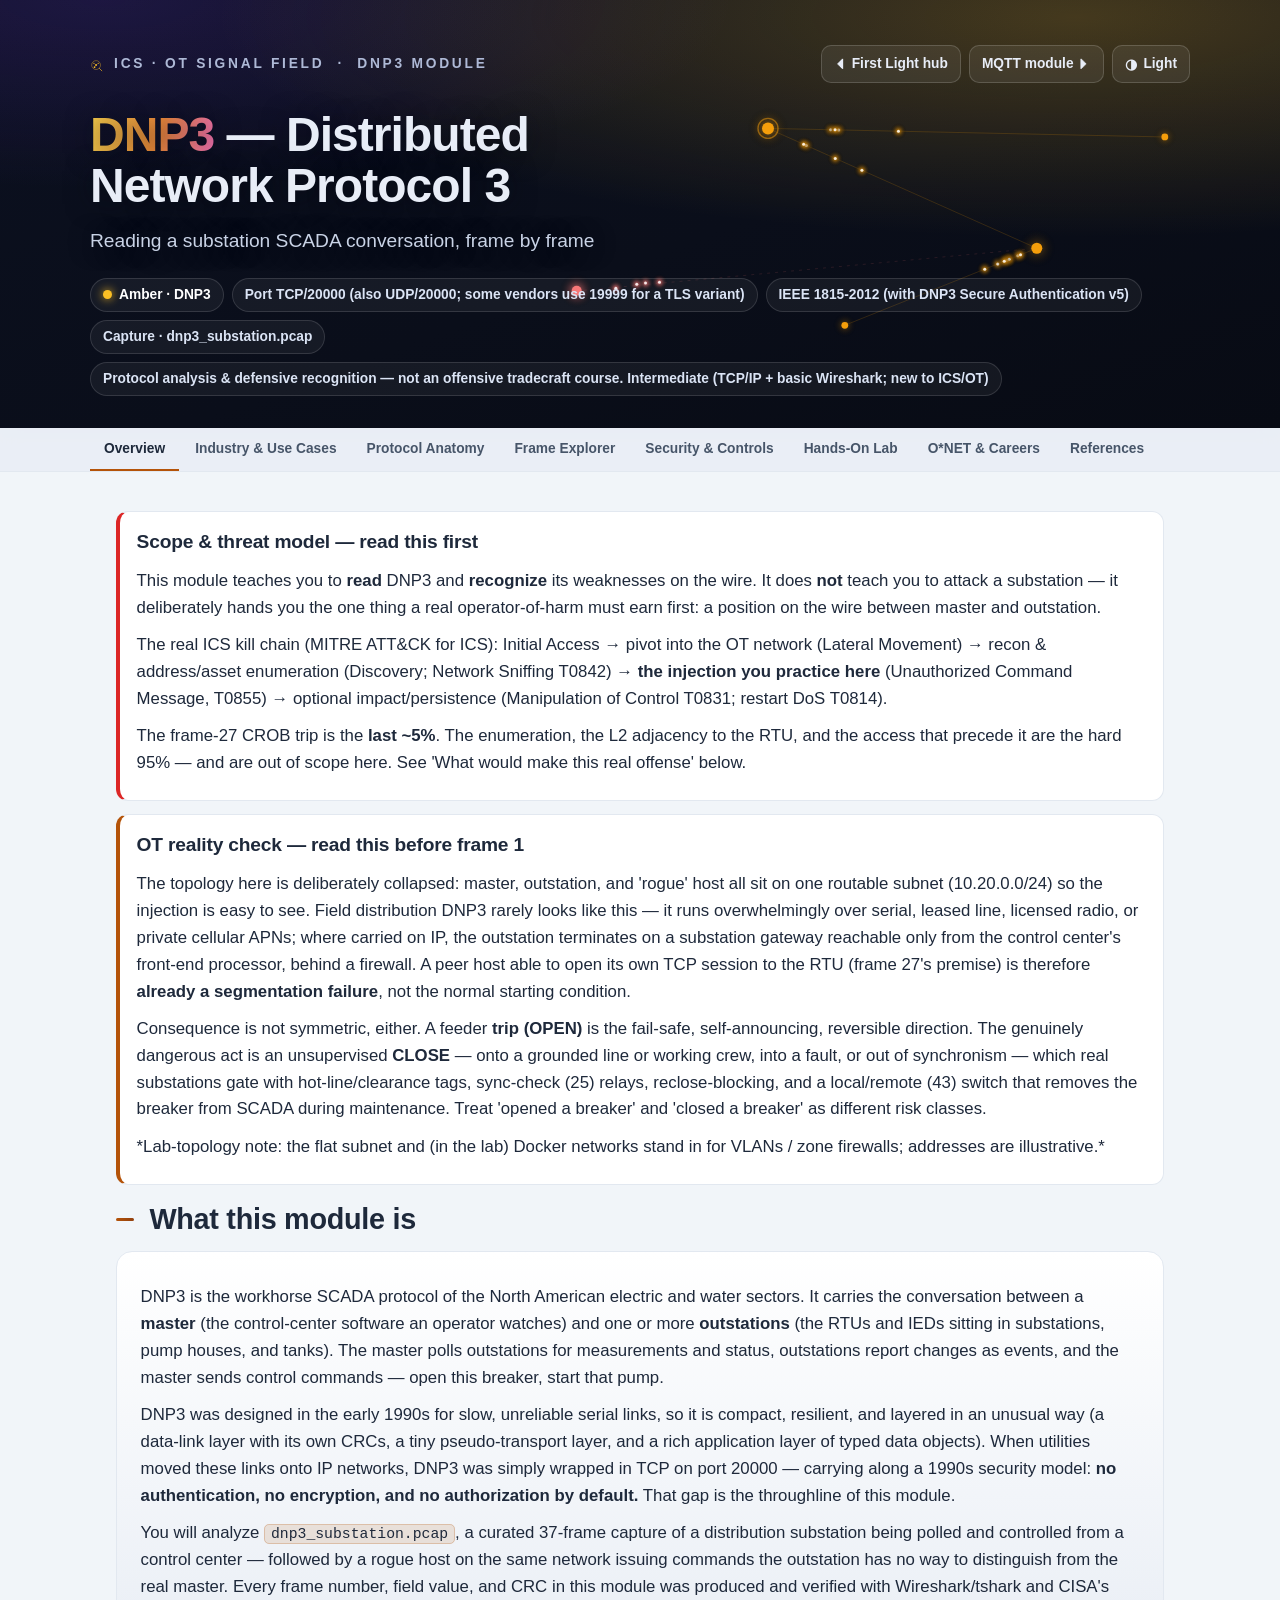
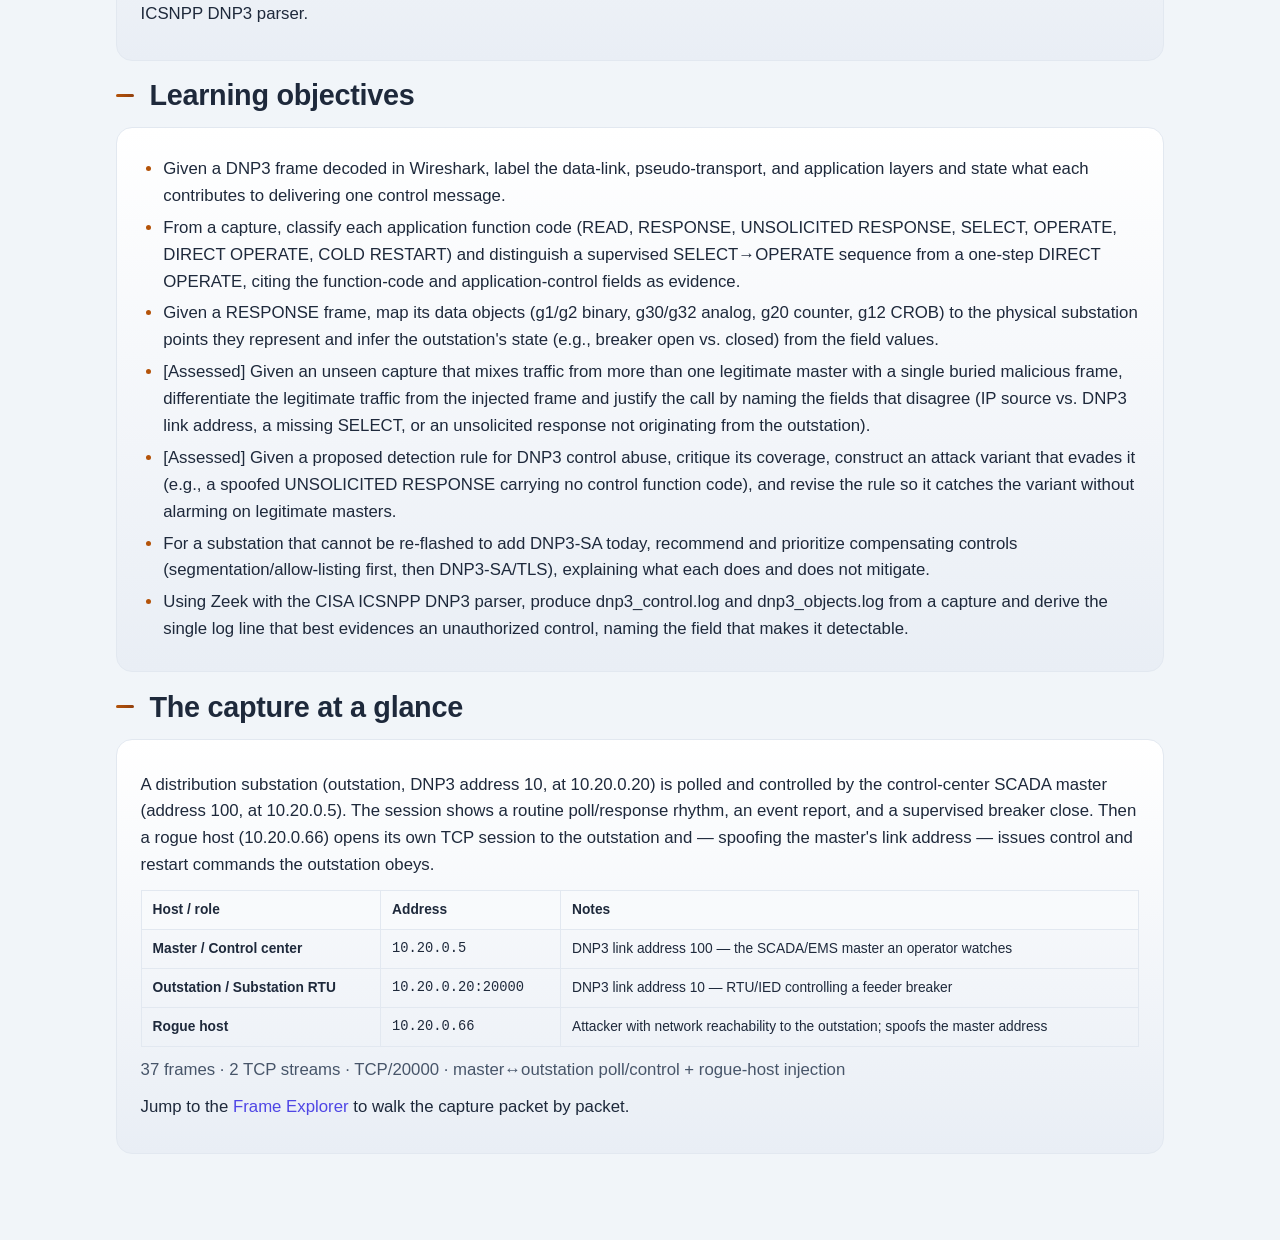
<file: modules/dnp3_module.html>
<!DOCTYPE html>
<html lang="en" data-proto="dnp3"><head><meta charset="utf-8">
<meta name="viewport" content="width=device-width, initial-scale=1">
<meta name="color-scheme" content="dark light">
<title>DNP3 Module — First Light</title>
<style>
/* ============================ FIRST LIGHT — module token system ============================ */
:root{
  color-scheme:dark;
  --bg:#0a0e1a; --bg-raise:#111725; --card:#131a2b; --card-2:#1a2336;
  --line:#232e49; --line-soft:#1b2440;
  --ink:#e8edf7; --mut:#9aa7bd; --faint:#64748b;
  --link:#a5b4fc; --accent-glow:#818cf8;
  --dnp3:#f59e0b; --dnp3-deep:#b45309; --mqtt:#2dd4bf; --mqtt-deep:#0f766e;
  --ghost:#f87171; --ghost-deep:#dc2626; --ok:#34d399; --ok-deep:#16a34a;
  /* semantic severity — light-on-dark tints */
  --sev-ok:#aab6cc; --sev-ok-bg:rgba(148,163,184,.16); --sev-ok-bd:rgba(148,163,184,.32);
  --sev-note:#7dd3fc; --sev-note-bg:rgba(56,189,248,.15); --sev-note-bd:rgba(56,189,248,.38);
  --sev-caution:#fcd34d; --sev-caution-bg:rgba(245,158,11,.16); --sev-caution-bd:rgba(245,158,11,.42);
  --sev-crit:#fca5a5; --sev-crit-bg:rgba(248,113,113,.16); --sev-crit-bd:rgba(248,113,113,.42);
  /* fluid modular type scale (~1.22) */
  --step--1:clamp(.78rem,.75rem + .18vw,.86rem);
  --step-0:clamp(.95rem,.9rem + .25vw,1.05rem);
  --step-1:clamp(1.06rem,1rem + .35vw,1.2rem);
  --step-2:clamp(1.2rem,1.1rem + .6vw,1.45rem);
  --step-3:clamp(1.4rem,1.25rem + .9vw,1.8rem);
  --step-4:clamp(1.7rem,1.4rem + 1.4vw,2.25rem);
  --step-6:clamp(1.95rem,1.4rem + 2.6vw,3rem);
  --spring:cubic-bezier(.34,1.56,.64,1);
  --ease:cubic-bezier(.4,0,.2,1);
}
html[data-theme="light"]{
  color-scheme:light;
  --bg:#f1f5f9; --bg-raise:#e9eef5; --card:#ffffff; --card-2:#f8fafc;
  --line:#e2e8f0; --line-soft:#eef2f7;
  --ink:#1e293b; --mut:#475569; --faint:#94a3b8;
  --link:#4f46e5; --accent-glow:#6366f1;
  --dnp3:#b45309; --dnp3-deep:#92400e; --mqtt:#0f766e; --mqtt-deep:#0d5c56;
  --ghost:#dc2626; --ghost-deep:#b91c1c; --ok:#16a34a; --ok-deep:#15803d;
  --sev-ok:#475569; --sev-ok-bg:#f1f5f9; --sev-ok-bd:#cbd5e1;
  --sev-note:#0369a1; --sev-note-bg:#e0f2fe; --sev-note-bd:#7dd3fc;
  --sev-caution:#9a3412; --sev-caution-bg:#ffedd5; --sev-caution-bd:#fdba74;
  --sev-crit:#b91c1c; --sev-crit-bg:#fee2e2; --sev-crit-bd:#fca5a5;
}
@media(prefers-color-scheme:light){
  :root:not([data-theme]){
    color-scheme:light;
    --bg:#f1f5f9; --bg-raise:#e9eef5; --card:#ffffff; --card-2:#f8fafc;
    --line:#e2e8f0; --line-soft:#eef2f7;
    --ink:#1e293b; --mut:#475569; --faint:#94a3b8;
    --link:#4f46e5; --accent-glow:#6366f1;
    --dnp3:#b45309; --dnp3-deep:#92400e; --mqtt:#0f766e; --mqtt-deep:#0d5c56;
    --ghost:#dc2626; --ghost-deep:#b91c1c; --ok:#16a34a; --ok-deep:#15803d;
    --sev-ok:#475569; --sev-ok-bg:#f1f5f9; --sev-ok-bd:#cbd5e1;
    --sev-note:#0369a1; --sev-note-bg:#e0f2fe; --sev-note-bd:#7dd3fc;
    --sev-caution:#9a3412; --sev-caution-bg:#ffedd5; --sev-caution-bd:#fdba74;
    --sev-crit:#b91c1c; --sev-crit-bg:#fee2e2; --sev-crit-bd:#fca5a5;
  }
}
/* protocol accent — theme-aware (rides the --dnp3 / --mqtt twins); bright variant is for the always-dark hero */
html[data-proto="dnp3"]{--accent:var(--dnp3); --accent2:var(--dnp3-deep); --accent-bright:#fbbf24;
  --glow:rgba(245,158,11,.12); --flgrad:linear-gradient(100deg,#fcd34d,#fb923c 55%,#f472b6)}
html[data-proto="mqtt"]{--accent:var(--mqtt); --accent2:var(--mqtt-deep); --accent-bright:#5eead4;
  --glow:rgba(45,212,191,.12); --flgrad:linear-gradient(100deg,#5eead4,#2dd4bf 50%,#38bdf8)}

*{box-sizing:border-box}
[hidden]{display:none !important}
html{scroll-behavior:smooth}
body{margin:0;font-family:-apple-system,BlinkMacSystemFont,"Segoe UI",Roboto,Helvetica,Arial,sans-serif;
  color:var(--ink);background:var(--bg);line-height:1.6;font-size:var(--step-0);
  -webkit-font-smoothing:antialiased;text-rendering:optimizeLegibility;overflow-x:hidden}
body::before{content:"";position:fixed;inset:0;z-index:-1;pointer-events:none;
  background:radial-gradient(72% 55% at 50% 0%,var(--glow),transparent 70%)}
a{color:var(--link);text-decoration:none}
a:hover{text-decoration:underline}
:focus-visible{outline:2px solid var(--accent-glow);outline-offset:2px;border-radius:4px}
.lens{width:1em;height:1em;display:inline-block;vertical-align:-.15em;flex:0 0 auto}
h2{font-size:var(--step-3);letter-spacing:-.01em;margin:.6em 0 .5em;display:flex;align-items:center;gap:.55em;line-height:1.2}
h2::before{content:"";width:18px;height:3px;border-radius:3px;flex:0 0 auto;
  background:linear-gradient(90deg,var(--accent),var(--accent2))}
h3{font-size:var(--step-1);letter-spacing:-.01em}
h4{margin:1.4em 0 .5em;font-size:var(--step--1);color:var(--mut);text-transform:uppercase;letter-spacing:.11em;font-weight:800}
p{margin:.62em 0}
b{color:var(--ink)}
ul,ol{margin:.4em 0;padding-left:1.35em}
li{margin:.3em 0}
li::marker{color:var(--accent)}
code{font-family:ui-monospace,SFMono-Regular,Menlo,Consolas,monospace;
  background:color-mix(in srgb,var(--accent) 13%,transparent);color:var(--ink);
  padding:.05em .4em;border-radius:5px;font-size:.88em;border:1px solid color-mix(in srgb,var(--accent) 24%,transparent)}
.muted{color:var(--mut)}
.mono{font-family:ui-monospace,SFMono-Regular,Menlo,Consolas,monospace}

/* ================================ HERO — the signal field ============================ */
.hero{position:relative;overflow:hidden;isolation:isolate;color:#e8edf7;
  padding:clamp(1.5rem,1rem + 3vw,2.8rem) clamp(1.1rem,.6rem + 2vw,2.4rem) clamp(1.3rem,1rem + 2vw,2rem)}
.herobg{position:absolute;inset:0;z-index:0;
  background:
    radial-gradient(120% 92% at 84% 4%,color-mix(in srgb,var(--accent-bright) 24%,transparent),transparent 56%),
    radial-gradient(90% 80% at 8% 0%,rgba(124,58,237,.16),transparent 55%),
    linear-gradient(160deg,#0b1020 0%,#0a0e1a 55%,#080b14 100%)}
#constellation{position:absolute;inset:0;width:100%;height:100%;z-index:1;display:block}
.heroinner{position:relative;z-index:3;max-width:1100px;margin:0 auto}
.topbar{display:flex;justify-content:space-between;align-items:center;gap:12px;margin-bottom:clamp(.9rem,3vw,1.7rem);flex-wrap:wrap}
.kick{font-size:var(--step--1);letter-spacing:.2em;text-transform:uppercase;color:#aeb9d6;font-weight:700;
  display:inline-flex;align-items:center;gap:.6em}
.kick .klens{width:1.15em;height:1.15em;color:var(--accent-bright);opacity:.95}
.herotools{display:flex;gap:8px;flex-shrink:0;flex-wrap:wrap}
.htbtn{display:inline-flex;align-items:center;gap:6px;background:rgba(255,255,255,.07);
  border:1px solid rgba(255,255,255,.16);color:#e8edf7;border-radius:10px;padding:7px 12px;
  font-size:var(--step--1);cursor:pointer;font-weight:600;text-decoration:none;
  transition:background .2s var(--ease),transform .2s var(--ease)}
.htbtn:hover{background:rgba(255,255,255,.15);text-decoration:none}
.htbtn:active{transform:translateY(1px)}
.hero h1{margin:.05em 0 .3em;font-size:var(--step-6);line-height:1.06;letter-spacing:-.02em;font-weight:800;
  max-width:24ch;text-wrap:balance;text-shadow:0 2px 26px rgba(8,11,20,.55)}
.hero h1 .fl{background:var(--flgrad);-webkit-background-clip:text;background-clip:text;-webkit-text-fill-color:transparent}
.hero .sub{color:#c9d3e6;margin:0 0 1.15em;max-width:66ch;font-size:var(--step-1);line-height:1.55;
  text-shadow:0 2px 22px rgba(8,11,20,.5)}
.meta{display:flex;flex-wrap:wrap;gap:8px}
.chip{display:inline-flex;align-items:center;gap:7px;font-size:var(--step--1);font-weight:600;color:#dbe4f5;
  background:rgba(255,255,255,.05);border:1px solid rgba(255,255,255,.13);border-radius:20px;padding:5px 12px}
.chip.lead{color:#fff}
.chip.lead::before{content:"";width:9px;height:9px;border-radius:50%;background:var(--accent-bright);
  box-shadow:0 0 10px var(--accent-bright)}

/* ================================ NAV — tab bar ============================ */
nav{position:sticky;top:0;z-index:30;background:color-mix(in srgb,var(--bg-raise) 90%,transparent);
  -webkit-backdrop-filter:blur(10px);backdrop-filter:blur(10px);border-bottom:1px solid var(--line);
  display:flex;gap:2px;overflow-x:auto;scrollbar-width:none;padding:0 max(10px,calc((100% - 1100px)/2))}
nav::-webkit-scrollbar{display:none}
nav button{background:none;border:0;color:var(--mut);padding:13px 14px;font-size:var(--step--1);cursor:pointer;
  border-bottom:2px solid transparent;font-weight:700;white-space:nowrap;font-family:inherit;transition:color .2s var(--ease)}
nav button:hover{color:var(--ink)}
nav button.on{color:var(--ink);border-bottom-color:var(--accent)}

main{max-width:1100px;margin:0 auto;padding:clamp(1.1rem,2vw,1.7rem) clamp(1rem,2vw,1.6rem) 72px}
section{display:none}
section.on{display:block;animation:secin .28s var(--ease)}
@keyframes secin{from{opacity:0;transform:translateY(6px)}to{opacity:1;transform:none}}

/* ================================ CARDS & content ============================ */
.card{background:linear-gradient(180deg,var(--card),var(--bg-raise));border:1px solid var(--line);border-radius:16px;
  padding:clamp(1rem,2vw,1.35rem) clamp(1.05rem,2vw,1.5rem);margin:14px 0;position:relative;overflow:hidden}
.cardh{margin:.1em 0 .5em;color:var(--ink)}
.grid2{display:grid;grid-template-columns:1fr 1fr;gap:12px;margin:12px 0}
.tile{background:var(--card-2);border:1px solid var(--line);border-radius:12px;padding:12px 15px}
.tile h4{margin:.1em 0 .35em;color:var(--accent);text-transform:none;letter-spacing:0;font-size:var(--step-0);font-weight:800}
.layer{margin:14px 0}
.layer h4{color:var(--accent);text-transform:none;letter-spacing:0;font-size:var(--step-0);font-weight:800}
.wire{background:#080d18;color:#cbd5e1;padding:11px 14px;border-radius:10px;font-size:var(--step--1);overflow-x:auto;
  border:1px solid var(--line-soft);font-family:ui-monospace,SFMono-Regular,Menlo,Consolas,monospace;line-height:1.5;
  box-shadow:0 6px 22px -14px rgba(0,0,0,.7)}
table{border-collapse:collapse;width:100%;margin:10px 0;font-size:var(--step--1)}
th,td{border:1px solid var(--line);padding:8px 11px;text-align:left;vertical-align:top}
th{background:var(--card-2);font-weight:700;color:var(--ink)}
.ft td.mono{white-space:nowrap;color:var(--accent);font-weight:700}
a.framelink{color:var(--accent);font-weight:700}

/* big callouts (scope / OT reality / note) */
.bigcallout{background:var(--card);border:1px solid var(--line);border-left:4px solid var(--accent);border-radius:12px;
  padding:13px 17px;margin:13px 0}
.bigcallout.b-scope{border-left-color:var(--ghost)}
.bigcallout.b-reality{border-left-color:var(--accent)}
.bigcallout.b-note{border-left-color:var(--sev-note)}
.bigcallout .bch{margin:.1em 0 .45em;color:var(--ink);font-size:var(--step-1);text-transform:none;letter-spacing:-.01em;font-weight:800}

/* security cards */
.seccard{background:var(--card);border:1px solid var(--line);border-left-width:5px;border-radius:12px;padding:13px 17px;margin:13px 0}
.seccard.s-info{border-left-color:var(--sev-note)}
.seccard.s-warn,.seccard.s-high{border-left-color:var(--sev-caution)}
.seccard.s-critical{border-left-color:var(--ghost)}
.sech{display:flex;gap:9px;align-items:center;flex-wrap:wrap}
.sech .sectitle{font-size:var(--step-0)}
.sevpill{font-size:10px;font-weight:800;letter-spacing:.06em;padding:3px 9px;border-radius:20px;border:1px solid;
  color:var(--sev-ok);background:var(--sev-ok-bg);border-color:var(--sev-ok-bd)}
.s-info .sevpill{color:var(--sev-note);background:var(--sev-note-bg);border-color:var(--sev-note-bd)}
.s-warn .sevpill,.s-high .sevpill{color:var(--sev-caution);background:var(--sev-caution-bg);border-color:var(--sev-caution-bd)}
.s-critical .sevpill{color:var(--sev-crit);background:var(--sev-crit-bg);border-color:var(--sev-crit-bd)}
.secid{font-weight:800;color:var(--mut);font-family:ui-monospace,SFMono-Regular,Menlo,Consolas,monospace;font-size:var(--step--1)}
.secmeta{font-size:var(--step--1);color:var(--mut);margin:6px 0}
.attk{font-size:var(--step--1);color:var(--sev-caution);background:var(--sev-caution-bg);
  border:1px solid var(--sev-caution-bd);padding:6px 11px;border-radius:8px;display:inline-block;margin:8px 0}

/* lab */
.ex{background:var(--card);border:1px solid var(--line);border-radius:12px;padding:13px 17px;margin:13px 0}
.ex .exh{margin:.1em 0 .5em;color:var(--accent);text-transform:none;letter-spacing:0;font-size:var(--step-1);font-weight:800}
.ex .q{background:var(--card-2);border:1px solid var(--line);padding:9px 12px;border-radius:9px}
details{margin:.5em 0}
details summary{cursor:pointer;color:var(--accent);font-weight:700}
details[open] summary{margin-bottom:.4em}

/* personas */
.persona{display:flex;gap:13px;background:var(--card);border:1px solid var(--line);border-radius:12px;padding:13px 15px;margin:11px 0}
.pcode{font-family:ui-monospace,SFMono-Regular,Menlo,Consolas,monospace;font-weight:800;color:#0a0e1a;
  background:linear-gradient(140deg,var(--accent-bright),var(--accent));border-radius:9px;padding:8px 11px;
  height:fit-content;font-size:var(--step--1);white-space:nowrap}
.pbody .ph{margin:.1em 0 .25em;text-transform:none;letter-spacing:0;font-size:var(--step-0);color:var(--ink);font-weight:800}
.ptag{font-size:10px;font-weight:700;background:color-mix(in srgb,var(--accent) 16%,transparent);color:var(--accent);
  padding:2px 9px;border-radius:20px;border:1px solid color-mix(in srgb,var(--accent) 28%,transparent);
  margin-left:6px;text-transform:uppercase;letter-spacing:.05em;white-space:nowrap}
.pvoice{font-style:italic;color:var(--ink);margin:.25em 0 .45em}

.foot{color:var(--faint);font-size:var(--step--1);border-top:1px solid var(--line);margin-top:26px;padding-top:14px}
.foot a{color:var(--link);font-weight:600;white-space:nowrap}

/* ================================ FRAME EXPLORER ============================ */
.toolbar{display:flex;gap:15px;align-items:center;margin:12px 0 4px;font-size:var(--step--1);flex-wrap:wrap;color:var(--mut)}
.toolbar label{display:inline-flex;align-items:center;gap:7px;cursor:pointer;color:var(--ink);font-weight:600}
.toolbar input[type=checkbox]{accent-color:var(--accent);width:15px;height:15px}
.legend{display:flex;gap:13px;flex-wrap:wrap}
.legend span{display:inline-flex;gap:6px;align-items:center}
.dot{width:9px;height:9px;border-radius:50%;flex:0 0 auto}
.fx-hint{color:var(--mut);font-size:var(--step--1);margin:6px 0 12px}
.fx-hint b{color:var(--ink)}
kbd{font:600 11px ui-monospace,SFMono-Regular,Menlo,Consolas,monospace;background:var(--card-2);border:1px solid var(--line);
  border-bottom-width:2px;border-radius:4px;padding:0 5px;color:var(--ink)}
.explorer{display:grid;grid-template-columns:340px 1fr;gap:15px}
.flist{max-height:74vh;overflow:auto;border:1px solid var(--line);border-radius:14px;background:var(--card);scrollbar-width:thin}
.frow{display:flex;gap:9px;align-items:center;padding:9px 12px;border-bottom:1px solid var(--line-soft);cursor:pointer;
  font-size:var(--step--1);border-left:3px solid transparent;transition:background .15s var(--ease)}
.frow:last-child{border-bottom:0}
.frow:hover{background:color-mix(in srgb,var(--accent) 8%,transparent)}
.frow.sel{background:color-mix(in srgb,var(--accent) 15%,transparent);border-left-color:var(--accent)}
.frow.anom{background:color-mix(in srgb,var(--ghost) 9%,transparent)}
.frow.anom.sel{background:color-mix(in srgb,var(--ghost) 19%,transparent);border-left-color:var(--ghost)}
.frow:focus-visible{outline:2px solid var(--accent-glow);outline-offset:-2px}
.fn{font-weight:800;color:var(--mut);min-width:26px;font-variant-numeric:tabular-nums}
.sevtag{font:800 10px/1 ui-monospace,SFMono-Regular,Menlo,Consolas,monospace;letter-spacing:.04em;padding:3px 6px;
  border-radius:5px;flex:0 0 auto;min-width:56px;text-align:center;border:1px solid}
.sevtag.sev-norm{color:var(--sev-ok);background:var(--sev-ok-bg);border-color:var(--sev-ok-bd)}
.sevtag.sev-note{color:var(--sev-note);background:var(--sev-note-bg);border-color:var(--sev-note-bd)}
.sevtag.sev-caution{color:var(--sev-caution);background:var(--sev-caution-bg);border-color:var(--sev-caution-bd)}
.sevtag.sev-crit{color:var(--sev-crit);background:var(--sev-crit-bg);border-color:var(--sev-crit-bd)}
.fsum{flex:1;overflow:hidden;text-overflow:ellipsis;white-space:nowrap;color:var(--ink)}
.detail{border:1px solid var(--line);border-radius:14px;background:linear-gradient(180deg,var(--card),var(--bg-raise));
  padding:16px 19px;min-height:62vh}
.detail h3{margin:.1em 0}
.fmeta{font-weight:400;color:var(--faint);font-size:.8em}
.pathline{color:var(--mut);font-size:var(--step--1);margin:7px 0 10px;font-family:ui-monospace,SFMono-Regular,Menlo,Consolas,monospace}
.kv{width:100%;margin:10px 0}
.kv td:first-child{width:38%;color:var(--mut);font-weight:600}
.teach{background:color-mix(in srgb,var(--accent) 10%,var(--card-2));border:1px solid color-mix(in srgb,var(--accent) 26%,var(--line));
  border-left:3px solid var(--accent);padding:10px 13px;border-radius:9px;margin:11px 0;font-size:var(--step--1)}
.teach b{color:var(--accent)}
.fcallout{border-left:3px solid;padding:10px 13px;border-radius:9px;margin:11px 0;font-size:var(--step--1)}
.fcallout.c-note{border-color:var(--sev-note);background:var(--sev-note-bg)}
.fcallout.c-note b{color:var(--sev-note)}
.fcallout.c-caution{border-color:var(--sev-caution);background:var(--sev-caution-bg)}
.fcallout.c-caution b{color:var(--sev-caution)}
.fcallout.c-crit{border-color:var(--sev-crit);background:var(--sev-crit-bg)}
.fcallout.c-crit b{color:var(--sev-crit)}
.xbadge{background:var(--ghost-deep);color:#fff;font-size:10px;font-weight:800;padding:2px 7px;border-radius:10px;letter-spacing:.04em}
.filterbar{display:flex;gap:9px;align-items:center;margin:12px 0}
.filterbar code{flex:1;background:#080d18;border-color:var(--line-soft);color:#93c5fd;padding:9px 12px;border-radius:8px}
.copy{border:1px solid var(--line);background:var(--card-2);color:var(--ink);border-radius:8px;padding:7px 13px;cursor:pointer;
  font-size:var(--step--1);font-weight:600;font-family:inherit;transition:all .2s var(--ease);flex:0 0 auto}
.copy:hover{border-color:var(--accent);background:color-mix(in srgb,var(--accent) 10%,var(--card-2))}
.hex{background:#080d18;color:#9fb2cd;padding:11px 13px;border-radius:10px;font-size:11.8px;overflow-x:auto;white-space:pre;
  border:1px solid var(--line-soft);font-family:ui-monospace,SFMono-Regular,Menlo,Consolas,monospace;line-height:1.5;
  box-shadow:0 6px 22px -14px rgba(0,0,0,.7)}

/* ================================ responsive ============================ */
@media(max-width:820px){
  .grid2{grid-template-columns:1fr}
  .explorer{grid-template-columns:1fr}
  .flist{max-height:52vh}
  .detail{min-height:auto}
}

/* ============================ reduced motion — static twins ============================ */
@media(prefers-reduced-motion:reduce){
  *{animation:none !important;transition:none !important;scroll-behavior:auto !important}
}
</style></head>
<body>
<header class="hero" id="hero">
  <div class="herobg" aria-hidden="true"></div>
  <canvas id="constellation" aria-hidden="true"></canvas>
  <div class="heroinner">
    <div class="topbar">
      <div class="kick"><span class="klens"><svg class="lens klens-svg" viewBox="0 0 26 26" fill="none" aria-hidden="true" focusable="false"><circle cx="11.5" cy="11.5" r="8.4" stroke="currentColor" stroke-width="1.4" opacity=".55"/><line x1="17.6" y1="17.6" x2="22.4" y2="22.4" stroke="currentColor" stroke-width="1.7" stroke-linecap="round" opacity=".75"/><path d="M11.5 11.5 L7.4 8.2 M11.5 11.5 L15.6 8.2 M11.5 11.5 L8.6 15.4" stroke="currentColor" stroke-width="1" opacity=".45"/><circle cx="11.5" cy="11.5" r="1.9" fill="currentColor"/><circle cx="7.4" cy="8.2" r="1.25" fill="currentColor" opacity=".85"/><circle cx="15.6" cy="8.2" r="1.25" fill="currentColor" opacity=".85"/><circle cx="8.6" cy="15.4" r="1.6" fill="currentColor"/></svg></span>ICS &middot; OT Signal Field &nbsp;&middot;&nbsp; DNP3 Module</div>
      <div class="herotools">
        <a class="htbtn" href="../curriculum/index.html" title="Back to the First Light hub">&#9204; First Light hub</a>
        <a class="htbtn" href="mqtt_module.html" title="Companion protocol module">MQTT module &#9205;</a>
        <button class="htbtn" id="themebtn" type="button" aria-pressed="false" aria-label="Toggle light and dark theme">
          <span id="theme-ic" aria-hidden="true">&#9680;</span><span id="theme-tx">Dark</span></button>
      </div>
    </div>
    <h1><span class="fl">DNP3</span> &mdash; Distributed Network Protocol 3</h1>
    <p class="sub">Reading a substation SCADA conversation, frame by frame</p>
    <div class="meta">
      <span class="chip lead">Amber &middot; DNP3</span>
      <span class="chip">Port TCP/20000 (also UDP/20000; some vendors use 19999 for a TLS variant)</span>
      <span class="chip">IEEE 1815-2012 (with DNP3 Secure Authentication v5)</span>
      <span class="chip">Capture &middot; dnp3_substation.pcap</span>
      <span class="chip">Protocol analysis &amp; defensive recognition — not an offensive tradecraft course. Intermediate (TCP/IP + basic Wireshark; new to ICS/OT)</span>
    </div>
  </div>
</header>
<nav id="nav" aria-label="Module sections">
  <button class="on" data-t="overview">Overview</button>
  <button data-t="industry">Industry &amp; Use Cases</button>
  <button data-t="anatomy">Protocol Anatomy</button>
  <button data-t="explorer">Frame Explorer</button>
  <button data-t="security">Security &amp; Controls</button>
  <button data-t="lab">Hands-On Lab</button>
  <button data-t="onet">O*NET &amp; Careers</button>
  <button data-t="refs">References</button>
</nav>
<main>
  <section class="on" id="overview">
    <div class="bigcallout b-scope"><h4 class="bch">Scope &amp; threat model — read this first</h4><p>This module teaches you to <b>read</b> DNP3 and <b>recognize</b> its weaknesses on the wire. It does <b>not</b> teach you to attack a substation — it deliberately hands you the one thing a real operator-of-harm must earn first: a position on the wire between master and outstation.</p><p>The real ICS kill chain (MITRE ATT&amp;CK for ICS): Initial Access → pivot into the OT network (Lateral Movement) → recon &amp; address/asset enumeration (Discovery; Network Sniffing T0842) → <b>the injection you practice here</b> (Unauthorized Command Message, T0855) → optional impact/persistence (Manipulation of Control T0831; restart DoS T0814).</p><p>The frame-27 CROB trip is the <b>last ~5%</b>. The enumeration, the L2 adjacency to the RTU, and the access that precede it are the hard 95% — and are out of scope here. See &#x27;What would make this real offense&#x27; below.</p></div><div class="bigcallout b-reality"><h4 class="bch">OT reality check — read this before frame 1</h4><p>The topology here is deliberately collapsed: master, outstation, and &#x27;rogue&#x27; host all sit on one routable subnet (10.20.0.0/24) so the injection is easy to see. Field distribution DNP3 rarely looks like this — it runs overwhelmingly over serial, leased line, licensed radio, or private cellular APNs; where carried on IP, the outstation terminates on a substation gateway reachable only from the control center&#x27;s front-end processor, behind a firewall. A peer host able to open its own TCP session to the RTU (frame 27&#x27;s premise) is therefore <b>already a segmentation failure</b>, not the normal starting condition.</p><p>Consequence is not symmetric, either. A feeder <b>trip (OPEN)</b> is the fail-safe, self-announcing, reversible direction. The genuinely dangerous act is an unsupervised <b>CLOSE</b> — onto a grounded line or working crew, into a fault, or out of synchronism — which real substations gate with hot-line/clearance tags, sync-check (25) relays, reclose-blocking, and a local/remote (43) switch that removes the breaker from SCADA during maintenance. Treat &#x27;opened a breaker&#x27; and &#x27;closed a breaker&#x27; as different risk classes.</p><p>*Lab-topology note: the flat subnet and (in the lab) Docker networks stand in for VLANs / zone firewalls; addresses are illustrative.*</p></div>
    <h2>What this module is</h2>
    <div class="card"><p>DNP3 is the workhorse SCADA protocol of the North American electric and water sectors. It carries the conversation between a <b>master</b> (the control-center software an operator watches) and one or more <b>outstations</b> (the RTUs and IEDs sitting in substations, pump houses, and tanks). The master polls outstations for measurements and status, outstations report changes as events, and the master sends control commands — open this breaker, start that pump.</p><p>DNP3 was designed in the early 1990s for slow, unreliable serial links, so it is compact, resilient, and layered in an unusual way (a data-link layer with its own CRCs, a tiny pseudo-transport layer, and a rich application layer of typed data objects). When utilities moved these links onto IP networks, DNP3 was simply wrapped in TCP on port 20000 — carrying along a 1990s security model: <b>no authentication, no encryption, and no authorization by default.</b> That gap is the throughline of this module.</p><p>You will analyze <code>dnp3_substation.pcap</code>, a curated 37-frame capture of a distribution substation being polled and controlled from a control center — followed by a rogue host on the same network issuing commands the outstation has no way to distinguish from the real master. Every frame number, field value, and CRC in this module was produced and verified with Wireshark/tshark and CISA&#x27;s ICSNPP DNP3 parser.</p></div>
    <h2>Learning objectives</h2>
    <div class="card"><ul><li>Given a DNP3 frame decoded in Wireshark, label the data-link, pseudo-transport, and application layers and state what each contributes to delivering one control message.</li><li>From a capture, classify each application function code (READ, RESPONSE, UNSOLICITED RESPONSE, SELECT, OPERATE, DIRECT OPERATE, COLD RESTART) and distinguish a supervised SELECT→OPERATE sequence from a one-step DIRECT OPERATE, citing the function-code and application-control fields as evidence.</li><li>Given a RESPONSE frame, map its data objects (g1/g2 binary, g30/g32 analog, g20 counter, g12 CROB) to the physical substation points they represent and infer the outstation&#x27;s state (e.g., breaker open vs. closed) from the field values.</li><li>[Assessed] Given an unseen capture that mixes traffic from more than one legitimate master with a single buried malicious frame, differentiate the legitimate traffic from the injected frame and justify the call by naming the fields that disagree (IP source vs. DNP3 link address, a missing SELECT, or an unsolicited response not originating from the outstation).</li><li>[Assessed] Given a proposed detection rule for DNP3 control abuse, critique its coverage, construct an attack variant that evades it (e.g., a spoofed UNSOLICITED RESPONSE carrying no control function code), and revise the rule so it catches the variant without alarming on legitimate masters.</li><li>For a substation that cannot be re-flashed to add DNP3-SA today, recommend and prioritize compensating controls (segmentation/allow-listing first, then DNP3-SA/TLS), explaining what each does and does not mitigate.</li><li>Using Zeek with the CISA ICSNPP DNP3 parser, produce dnp3_control.log and dnp3_objects.log from a capture and derive the single log line that best evidences an unauthorized control, naming the field that makes it detectable.</li></ul></div>
    <h2>The capture at a glance</h2>
    <div class="card"><p>A distribution substation (outstation, DNP3 address 10, at 10.20.0.20) is polled and controlled by the control-center SCADA master (address 100, at 10.20.0.5). The session shows a routine poll/response rhythm, an event report, and a supervised breaker close. Then a rogue host (10.20.0.66) opens its own TCP session to the outstation and — spoofing the master&#x27;s link address — issues control and restart commands the outstation obeys.</p>
      <table><tr><th>Host / role</th><th>Address</th><th>Notes</th></tr><tr><td><b>Master / Control center</b></td><td class="mono">10.20.0.5</td><td>DNP3 link address 100 — the SCADA/EMS master an operator watches</td></tr><tr><td><b>Outstation / Substation RTU</b></td><td class="mono">10.20.0.20:20000</td><td>DNP3 link address 10 — RTU/IED controlling a feeder breaker</td></tr><tr><td><b>Rogue host</b></td><td class="mono">10.20.0.66</td><td>Attacker with network reachability to the outstation; spoofs the master address</td></tr></table>
      <p class="muted" style="margin-top:8px">37 frames · 2 TCP streams · TCP/20000 · master↔outstation poll/control + rogue-host injection</p>
      <p>Jump to the <a href="#" class="gotab" data-t="explorer">Frame Explorer</a> to walk the capture packet by packet.</p>
    </div>
  </section>

  <section id="industry"><h2>Where DNP3 lives</h2><div class="card"><p>DNP3 is not a general-purpose IT protocol — it lives almost entirely inside critical infrastructure, which is exactly why its weaknesses matter. If you see DNP3 on a network, you are almost certainly looking at an operational-technology (OT) environment where packets move physical equipment.</p><div class="grid2"><div class="tile"><h4>Electric power (its heartland)</h4><p>Transmission and distribution utilities use DNP3 between control-center SCADA/EMS masters and substation RTUs, protective relays, and IEDs. It reports bus voltages, line currents, breaker and switch status, and carries trip/close commands. In North America, NERC CIP covers Bulk Electric System cyber systems — broadly transmission at 100 kV and above plus certain generation — so most transmission-substation DNP3 is in scope; ordinary distribution feeders like this one generally are not (they fall to state public-utility commissions, with narrow exceptions such as UFLS or a Remedial Action Scheme).</p></div><div class="tile"><h4>Water and wastewater</h4><p>Municipal utilities use DNP3 to monitor tank levels, pump status, flow, and chlorine dosing across geographically spread lift stations and treatment plants — often over cellular or radio backhaul.</p></div><div class="tile"><h4>Oil, gas, and pipelines</h4><p>Used for remote wellheads, compressor stations, and pipeline monitoring where long serial/radio distances favored DNP3&#x27;s compact, robust framing.</p></div><div class="tile"><h4>Transportation &amp; building infrastructure</h4><p>Appears in rail signaling telemetry, tunnel and traffic systems, and large campus/utility plants.</p></div></div><h4>Typical use cases</h4><ul><li>Integrity poll: the master periodically asks an outstation for its full current state (a &#x27;give me everything&#x27; Class 0/1/2/3 READ).</li><li>Report-by-exception: outstations send UNSOLICITED RESPONSES the instant a monitored point changes, instead of waiting to be polled.</li><li>Supervised control: an operator closes or trips a breaker using SELECT-then-OPERATE so the target is confirmed before the action fires.</li><li>Time synchronization and file transfer for downstream devices and event logs.</li></ul></div></section>

  <section id="anatomy"><h2>Protocol anatomy</h2><div class="card"><p>DNP3 is built on the IEC 60870-5 &#x27;Enhanced Performance Architecture,&#x27; whose canonical layers are physical, data link, and application — plus an added <b>pseudo-transport</b> sublayer (so DNP3 is often called a &#x27;3+1&#x27; stack). On an IP network the physical layer is just TCP/IP, so what you actually expand in Wireshark are three software layers inside each TCP segment: data link, pseudo-transport, and application. Understanding the split makes the capture readable — and explains where security controls can (and cannot) be added.</p><div class="layer"><h4>Data Link Layer</h4><p>Starts with the sync bytes 0x05 0x64, then a length octet, a control octet (direction/primary bits + a link function code), and 16-bit destination and source link addresses (little-endian). A 2-byte CRC follows the header and every 16-byte data block. In our capture the master is link address 100 and the outstation is 10.</p><pre class="wire">0x0564 · len · ctrl · dest(2) · src(2) · CRC — then data blocks each +CRC</pre></div><div class="layer"><h4>Pseudo-Transport Layer</h4><p>A single octet (FIR/FIN bits + a 6-bit sequence number) that lets long application messages be split across multiple link frames and reassembled. Small messages set both FIR and FIN.</p><pre class="wire">1 octet: FIR | FIN | 6-bit sequence</pre></div><div class="layer"><h4>Application Layer</h4><p>An application-control octet (FIR/FIN/CON/UNS + 4-bit sequence), a one-byte function code, and — in responses only — a two-byte Internal Indications (IIN) field, followed by typed data objects. Objects are addressed by Group/Variation (e.g., g1v2 = binary input with flags, g30v1 = 32-bit analog input, g12v1 = CROB control block).</p><pre class="wire">app-ctrl · function-code · [IIN(2) if response] · objects…</pre></div><h4>Function / packet types you will see</h4><table class="ft"><tr><th>Code</th><th>Name</th><th>Meaning</th></tr><tr><td class="mono">0x01</td><td><b>READ</b></td><td>Master asks the outstation for data (often a class poll).</td></tr><tr><td class="mono">0x02</td><td><b>WRITE</b></td><td>Master writes values/config to the outstation.</td></tr><tr><td class="mono">0x03</td><td><b>SELECT</b></td><td>Arm a control point — must be confirmed by an OPERATE.</td></tr><tr><td class="mono">0x04</td><td><b>OPERATE</b></td><td>Execute the control previously armed by SELECT.</td></tr><tr><td class="mono">0x05</td><td><b>DIRECT OPERATE</b></td><td>Execute a control in one step (no SELECT).</td></tr><tr><td class="mono">0x0D</td><td><b>COLD RESTART</b></td><td>Command the outstation to fully restart.</td></tr><tr><td class="mono">0x81</td><td><b>RESPONSE</b></td><td>Outstation reply to a request (carries IIN + objects).</td></tr><tr><td class="mono">0x82</td><td><b>UNSOLICITED RESPONSE</b></td><td>Outstation-initiated event report (no poll).</td></tr></table></div></section>

  <section id="explorer">
    <h2>Frame-by-frame explorer</h2>
    <div class="toolbar">
      <label><input type="checkbox" id="anomOnly"> Show anomalies only</label>
      <span class="legend">
        <span><span class="dot" style="background:#64748b"></span>normal</span>
        <span><span class="dot" style="background:#38bdf8"></span>note</span>
        <span><span class="dot" style="background:#f59e0b"></span>caution</span>
        <span><span class="dot" style="background:#f87171"></span>critical / anomaly</span>
      </span>
    </div>
    <p id="fx-hint" class="fx-hint">Click a frame, or press <kbd>&uarr;</kbd>/<kbd>&darr;</kbd> (or <kbd>Home</kbd>/<kbd>End</kbd>) to move and <kbd>Enter</kbd>/<kbd>Space</kbd> to open it. Each row carries a severity word &mdash; <b>OK</b>, <b>NOTE</b>, <b>CAUTION</b>, <b>CRIT</b> &mdash; as well as a color. Numbers match Wireshark exactly &mdash; open dnp3_substation.pcap alongside this page.</p>
    <div class="explorer">
      <div class="flist" id="flist" role="listbox" aria-label="Capture frames — arrow keys to move, Enter or Space to open" aria-describedby="fx-hint"></div>
      <div class="detail" id="detail" role="region" aria-label="Selected frame detail" aria-live="polite" aria-atomic="true" tabindex="-1"></div>
    </div>
  </section>

  <section id="security"><h2>Security risks &amp; controls</h2>
    <p class="muted">Each finding ties specific frames to a real-world case and a concrete control. Frame links jump to the explorer.</p>
    <div class="seccard s-critical"><div class="sech"><span class="sevpill">CRITICAL</span><span class="secid">D1</span><b class="sectitle">No authentication on control commands</b></div><div class="secmeta">Seen in: <a href="#" class="framelink" data-f="16">frame&nbsp;16</a>, <a href="#" class="framelink" data-f="20">frame&nbsp;20</a>, <a href="#" class="framelink" data-f="27">frame&nbsp;27</a></div><p><b>Risk.</b> Base DNP3 accepts control commands (SELECT/OPERATE/DIRECT OPERATE) with no proof of identity. The outstation trusts a 16-bit link address that any host on-path can spoof, so a valid-looking TRIP or CLOSE can come from anywhere with network reachability (frame 27).</p><p><b>Real-world.</b> The 2015 Ukraine grid attack opened breakers by operating the utility&#x27;s own HMIs with stolen credentials; the 2007 INL Aurora test destroyed a generator by re-closing it out of synchronism (defended by sync-check relays). Both illustrate that command integrity — not data secrecy — is the crown jewel in OT, though neither was itself a DNP3 exploit.</p><p class="attk">MITRE ATT&amp;CK for ICS T0855 (Unauthorized Command Message)</p><p><b>Control.</b> Deploy DNP3 Secure Authentication (SAv5, IEEE 1815-2012): a challenge-response MAC on critical function codes proves a command came from a keyed master and was not altered. Layer on strict source allow-listing, IEC 62443 zones/conduits, and NERC CIP access controls. Note SAv5 provides authenticity and integrity, not confidentiality.</p></div><div class="seccard s-high"><div class="sech"><span class="sevpill">HIGH</span><span class="secid">D2</span><b class="sectitle">No encryption — full cleartext</b></div><div class="secmeta">Seen in: <a href="#" class="framelink" data-f="6">frame&nbsp;6</a>, <a href="#" class="framelink" data-f="10">frame&nbsp;10</a>, <a href="#" class="framelink" data-f="27">frame&nbsp;27</a></div><p><b>Risk.</b> Every value, command, and address travels in the clear. An attacker who can capture traffic learns the substation&#x27;s live state, point map, and control structure with zero cryptographic effort (frames 6 and 10 are a ready-made reconnaissance feed).</p><p><b>Real-world.</b> Cleartext OT telemetry is the reconnaissance foundation that precedes targeted ICS attacks; mapping the process is a documented step in intrusions like Industroyer.</p><p class="attk">MITRE ATT&amp;CK for ICS T0842 (Network Sniffing)</p><p><b>Control.</b> Tunnel DNP3 over TLS or an IPsec/VPN conduit between substation and control center; segment the OT network so capture points are limited; monitor with a protocol-aware sensor. Encryption complements — does not replace — DNP3-SA.</p></div><div class="seccard s-critical"><div class="sech"><span class="sevpill">CRITICAL</span><span class="secid">D3</span><b class="sectitle">Source spoofing / command injection</b></div><div class="secmeta">Seen in: <a href="#" class="framelink" data-f="27">frame&nbsp;27</a>, <a href="#" class="framelink" data-f="29">frame&nbsp;29</a></div><p><b>Risk.</b> An unsolicited DIRECT OPERATE from an unexpected IP, spoofing the master&#x27;s link address, is executed and acknowledged (frames 27–29). There is no SELECT interlock on DIRECT OPERATE and no source verification.</p><p><b>Real-world.</b> Command injection is possible only because the outstation cannot verify the sender; years of ICS-CERT advisories on internet-exposed and weakly-segmented DNP3 endpoints show how often that reachability exists in practice.</p><p class="attk">MITRE ATT&amp;CK for ICS T0855 / T0856 (Spoof Reporting Message)</p><p><b>Control.</b> Lead with the controls you can deploy without re-flashing: an OT firewall/data diode that lets only the sanctioned front-end processor reach TCP/20000, IEC 62443 zones/conduits, and a Zeek+ICSNPP sensor keyed on the invariant {link address ↔ expected source ↔ known-master set ↔ SELECT-before-OPERATE} rather than a single source IP. DNP3-SA is the durable upgrade that authenticates the command&#x27;s origin. Disabling DIRECT OPERATE only lowers the odds of an accidental single-frame actuation — it does not stop an attacker, who can forge SELECT then OPERATE just as easily.</p></div><div class="seccard s-high"><div class="sech"><span class="sevpill">HIGH</span><span class="secid">D4</span><b class="sectitle">Availability attacks via control functions</b></div><div class="secmeta">Seen in: <a href="#" class="framelink" data-f="31">frame&nbsp;31</a>, <a href="#" class="framelink" data-f="33">frame&nbsp;33</a></div><p><b>Risk.</b> COLD RESTART (and its warm variant) will reboot an outstation on command, denying operators visibility of the site during recovery (frames 31–33). Combined with spoofing, it is a remote denial-of-control.</p><p><b>Real-world.</b> Loss of view/loss of control is a recurring objective in grid intrusions; the 2015 Ukraine attackers also bricked serial-to-Ethernet converters to prolong the outage.</p><p class="attk">MITRE ATT&amp;CK for ICS T0814 (Denial of Service)</p><p><b>Control.</b> Block administrative function codes (COLD/WARM RESTART) from all sources except the master at an OT firewall; require DNP3-SA for critical functions; monitor for unexpected Device Restart IIN flags.</p></div><div class="seccard s-high"><div class="sech"><span class="sevpill">HIGH</span><span class="secid">D5</span><b class="sectitle">Protocol-implementation fragility (fuzzing)</b></div><p><b>Risk.</b> Many DNP3 stacks historically mishandled malformed frames, allowing a single crafted packet to crash or hang a master or outstation — a denial of service against the monitoring path itself. This is an implementation problem, separate from the design gaps above.</p><p><b>Real-world.</b> Project Robus (Adam Crain &amp; Chris Sistrunk) reported on the order of 28 flaws and roughly 16 ICS-CERT advisories across vendor DNP3 stacks as of early 2014 (umbrella advisory ICSA-13-291-01B, improper input validation); the effort continued through 2016 to ~30+ advisories in total.</p><p class="attk">MITRE ATT&amp;CK for ICS T0814 (Denial of Service)</p><p><b>Control.</b> Patch to fuzz-tested stack versions; front devices with a protocol-aware firewall/IDS that drops malformed DNP3; include robustness/fuzz testing in ICS procurement (per NIST SP 800-82r3 guidance).</p></div>
    <div class="card"><h3 class="cardh">Detection under adversarial and operational reality</h3><p>The module&#x27;s headline rule — *alarm on any control whose source is not the sanctioned master IP* — survives this capture only by luck. It keys on <code>source_h</code>, an IP field in dnp3_control.log. But the attacker in frame 27 forged only the 16-bit DNP3 <b>link</b> address (writing the master&#x27;s 100) and left its real IP (10.20.0.66) untouched — so source_h still reads 10.20.0.66 and the alert happens to fire.</p><p>Note what the sensor cannot see: the forged link address appears in <b>no</b> default ICSNPP log (dnp3.log carries fc_request/fc_reply/iin; dnp3_control.log carries only source/destination IPs). To key on the field the attacker actually forged, you must first extend the parser to emit it.</p><p>Worse, a competent adversary spoofs the master&#x27;s <b>IP</b> — free from an on-segment position, or by hijacking the master&#x27;s still-open TCP session to :20000 — yielding source_h = the master and <b>no</b> alert. The rule is also base-rate naive: real outstations answer to a <b>set</b> of legitimate masters (primary + backup control centers, multiple front-end processors, DMS/OMS, engineering laptops during commissioning and relay testing), so a single-IP rule either floods the SOC or is brittle.</p><p>Durable detection keys on an <b>invariant</b> the attacker cannot cheaply satisfy — bind {DNP3 link address ↔ expected source IP/TCP session ↔ known-master allow-set ↔ SELECT-before-OPERATE}. Alarm on OPERATE with no matching in-window SELECT, brand-new sessions to :20000, or off-baseline function codes/timing — correlated in a SIEM with maintenance-window suppression and asset-inventory enrichment, not a lone packet rule.</p></div><div class="card"><h3 class="cardh">When you encrypt, your network sensor goes dark</h3><p>The confidentiality controls (DNP3 D2; MQTT M1/M2) close the exposure gap but move the detection boundary. Once transport is encrypted — DNP3 over TLS/VPN, MQTT on 8883 — the ICSNPP/Zeek sensor goes <b>dark</b>: Zeek emits no mqtt_*.log on 8883 (only ssl.log), and a DNP3-in-TLS tunnel is opaque to ICSNPP. Detection must then move to broker auth logs, RTU/endpoint syslog, flow/JA3 metadata, or a controlled decryption/inspection point. Draw the line precisely: DNP3 Secure Authentication (SAv5) is a MAC — authenticity and integrity only — so it does <b>not</b> take ICSNPP dark; only the transport-encryption controls do.</p><p><b>Sensor placement.</b> Detection only works if the tap sees the traffic. Site the sensor on a mirror/SPAN or TAP at the OT/DMZ conduit the control-center master traverses. An attacker on the substation LAN injecting into the <b>local</b> RTU never crosses a control-center SPAN, and serial-tail DNP3 (RS-232/485 into the RTU) is invisible to any network sensor.</p></div><div class="card"><h3 class="cardh">What would make this real offense (out of scope in this kit)</h3><p>A fuller offensive track — deliberately <b>out of scope</b> in this analysis-and-recognition kit — would add:</p><ul><li><b>Asset/address enumeration</b> — derive the outstation and master link addresses, point map, and class assignments from a capture or scan, instead of being handed 10/100.</li><li><b>L2 positioning</b> — ARP-spoof the master↔outstation path to get on-path; this kit assumes that adjacency already exists.</li><li><b>TCP-session hijack</b> — ride the master&#x27;s existing session instead of opening a fresh, easily-flagged socket.</li><li><b>Defeat SELECT-before-OPERATE</b> — capture and replay a valid SELECT, or win the operate race, rather than side-stepping it with DIRECT OPERATE.</li><li><b>DNP3-SA attacks</b> — aggressive-mode replay, session-key recovery, and downgrade/strip to force base DNP3.</li><li><b>Real malformed-frame fuzzing</b> — an actual fuzz harness that crashes a stack (finding D5 cites Project Robus but ships no fuzzer).</li></ul></div></section>

  <section id="lab"><h2>Hands-on lab</h2><div class="card"><p>The Docker lab ships a small Python DNP3 outstation and master so you can generate your own traffic, plus tcpreplay to replay this capture and Zeek + the CISA ICSNPP DNP3 parser to turn packets into readable logs. Start with the provided pcap in Wireshark, then reproduce it live.

<b>How to run these exercises.</b> Each one is written as <b>Read</b> (why), <b>Do · Type</b> or <b>Do · Click</b> (exactly one action), and <b>Check</b> (what you should see). Terminal commands sit in a code block — copy them with the <b>Copy</b> button or <b>Ctrl/Cmd+Shift+V</b> (the paste-backup), never by re-typing. Where a command already has a lab-runner token you can <code>lab &lt;token&gt;</code> instead of copying. The analysis desktop opens on port <b>:6080</b> straight to the desktop with <b>no password</b>, and Wireshark is already capturing on <code>lo</code> (if a VNC prompt ever appears, it&#x27;s <code>vscode</code>).</p><div class="ex"><h4 class="exh">Exercise 1. Find the control lifecycle</h4><ol><li><b>Read.</b> DNP3 moves physical equipment with just three application function codes — SELECT (3), OPERATE (4), and DIRECT OPERATE (5). A legitimate control is *supervised*: a SELECT arms the point, then a matching OPERATE fires it. A lone DIRECT OPERATE skips that interlock. Isolating those three codes turns a 37-frame capture into the short list of frames that can actually throw a breaker.</li><li><b>Do · Click</b> — In the noVNC desktop, open Wireshark and choose <b>File ▸ Open</b>, then select <code>pcaps/dnp3_substation.pcap</code>.</li><li><b>Check —</b> the packet list fills with 37 frames and the title bar shows <code>dnp3_substation.pcap</code>; if it opens empty, re-open the file from the <code>pcaps/</code> folder.</li><li><b>Do · Click</b> — In Wireshark&#x27;s green display-filter bar, type <code>dnp3.al.func in {3,4,5}</code> and press Enter to isolate every control frame.</li><li><b>Check —</b> exactly three frames remain — 16 (SELECT), 20 (OPERATE), and 27 (DIRECT OPERATE); if you see none, re-check the filter spelling (the braces and the spaces matter).</li></ol><p class="q"><b>Question.</b> How many control messages are there, and which one lacks a SELECT — and why does that matter?</p><details><summary>Show answer</summary><p>Three controls: SELECT (frame 16) and OPERATE (frame 20) from the master, and a DIRECT OPERATE (frame 27) from 10.20.0.66. The DIRECT OPERATE has no SELECT interlock and comes from a non-master IP — it is the injected TRIP that opens the breaker.</p></details></div><div class="ex"><h4 class="exh">Exercise 2. Spot the impostor by address</h4><ol><li><b>Read.</b> Every DNP3 frame carries two &#x27;from&#x27; identities: the network <code>ip.src</code> and the 16-bit DNP3 link address <code>dnp3.src</code> inside the data-link header. On honest traffic they agree. The attacker can forge the link address freely — it is just a number written into the frame — but forging it while leaving the real <code>ip.src</code> in place is exactly the contradiction that gives the injection away.</li><li><b>Do · Click</b> — In Wireshark, click a DNP3 frame, right-click the <code>ip.src</code> field in the detail pane, and choose <b>Apply as Column</b>; repeat for the DNP3 link source <code>dnp3.src</code>.</li><li><b>Check —</b> two new columns, <code>ip.src</code> and <code>dnp3.src</code>, appear in the packet list; if <code>dnp3.src</code> is missing, click a DNP3 frame first so the field exists to apply.</li><li><b>Do · Type</b> — Read both fields for every control straight from the terminal:

<code>`</code>
tshark -r pcaps/dnp3_substation.pcap -Y &quot;dnp3.al.func in {3,4,5}&quot; -T fields -e frame.number -e ip.src -e dnp3.src -e dnp3.ctl.trip -e dnp3.ctl.op
<code>`</code>

— or just type <code>l3c</code>.</li><li><b>Check —</b> frames 16 and 20 show <code>ip.src</code> 10.20.0.5 with <code>dnp3.src</code> 100 (they agree — the real master), while frame 27 shows <code>ip.src</code> 10.20.0.66 with <code>dnp3.src</code> 100 (they disagree — the forgery); if the command errors, re-check the quoting, and if the pcap is missing run <code>lab reset</code>.</li></ol><p class="q"><b>Question.</b> What is inconsistent about frame 27, and which field did the attacker forge?</p><details><summary>Show answer</summary><p>Frame 27&#x27;s IP source is 10.20.0.66 but its DNP3 link source is 100 — the master&#x27;s address. The attacker forged the link source to impersonate the master. Base DNP3 has no way to reject this.</p></details></div><div class="ex"><h4 class="exh">Exercise 3. Turn packets into detections with ICSNPP</h4><ol><li><b>Read.</b> A packet capture is evidence; a log is something you can alert on. Zeek with CISA&#x27;s ICSNPP DNP3 parser replays the pcap and emits structured logs — <code>dnp3_control.log</code> records every control with its operation and status, so an unauthorized TRIP becomes one greppable line instead of a frame you had to spot by eye.</li><li><b>Do · Type</b> — Inside the lab container, replay the capture through Zeek + the ICSNPP parser:

<code>`</code>
zeek -C -r pcaps/dnp3_substation.pcap icsnpp-dnp3
<code>`</code></li><li><b>Check —</b> Zeek exits without error and writes <code>dnp3.log</code>, <code>dnp3_control.log</code>, and <code>dnp3_objects.log</code> into the working directory; if the parser is not found or the run errors, run <code>lab reset</code> and retry inside the lab container.</li><li><b>Do · Type</b> — Read the control log:

<code>`</code>
cat dnp3_control.log
<code>`</code></li><li><b>Check —</b> you see a <code>DIRECT_OPERATE</code> / <code>Trip</code> / <code>Success</code> row whose source host is 10.20.0.66; if the file is empty, the Zeek run above did not complete — re-run it.</li></ol><p class="q"><b>Question.</b> Which single log line is your best alert for the attack, and what field makes it detectable?</p><details><summary>Show answer</summary><p>The dnp3_control.log line &#x27;DIRECT_OPERATE … Trip … Success&#x27; whose source_h is 10.20.0.66. But note that works here only because the attacker kept its real IP while forging the DNP3 link address; a smarter attacker who also spoofs the master&#x27;s IP (or hijacks its TCP session) defeats a source-IP rule. The durable detection keys on an invariant — a control with no preceding SELECT, from an unexpected session, or off the master&#x27;s baseline cadence (see &#x27;Detection under adversarial and operational reality&#x27;).</p></details></div><div class="ex"><h4 class="exh">Exercise 4. Design the control</h4><ol><li><b>Read.</b> Not every fix is firmware. Security finding <b>D1</b> (no authentication on controls) and <b>D3</b> (source spoofing / command injection) both point at frame 27, but the durable fix — DNP3 Secure Authentication — needs an outstation you can re-flash. This exercise is to name the controls you can deploy *this week* on hardware you cannot change.</li><li><b>Do · Click</b> — Open the module&#x27;s <b>Security &amp; Controls</b> tab and re-read findings <b>D1</b> and <b>D3</b>, reading the Control line under each.</li><li><b>Check —</b> you can point to at least one compensating control in each finding that does not require changing outstation firmware (an OT-firewall source allow-list on TCP/20000; segmentation or a data diode; a Zeek+ICSNPP sensor keyed on non-master sources); if the tab shows no Control line, reload the module page.</li></ol><p class="q"><b>Question.</b> Name three compensating controls that reduce the frame-27 risk without changing the outstation firmware.</p><details><summary>Show answer</summary><p>(1) OT firewall rule allowing TCP/20000 to the outstation only from the master IP; (2) network segmentation / a data diode isolating the control LAN; (3) a Zeek+ICSNPP sensor alarming on controls from non-master sources. DNP3-SA is the durable fix once the device supports it.</p></details></div></div></section>

  <section id="onet"><h2>O*NET personas &amp; career pathways</h2>
    <div class="card"><p class="muted">This module is framed around real O*NET occupational personas — the subject-matter voices that shaped it and the people whose work it maps to (see the split below: skills you practice vs. who this protects).</p><div class="persona"><div class="pcode">51-8012.00</div><div class="pbody"><h4 class="ph">Power Distributors and Dispatchers <span class="ptag">Control-room career target</span></h4><p class="pvoice">&ldquo;I sit at the SCADA/EMS master. When I close a breaker, frames 16–22 are literally my mouse click leaving the building.&rdquo;</p><p>O*NET tasks: &#x27;Control, monitor, or operate equipment that regulates or distributes electricity … using data obtained from instruments or computers&#x27; and &#x27;Prepare switching orders.&#x27; DNP3 is the wire under those tasks. Tools list includes SCADA and EMS/OMS software.</p></div></div><div class="persona"><div class="pcode">49-2095.00</div><div class="pbody"><h4 class="ph">Electrical &amp; Electronics Repairers — Powerhouse, Substation, and Relay <span class="ptag">Device-level career target (Bright Outlook)</span></h4><p class="pvoice">&ldquo;I build, test, and repair the substation relay and control systems that are the outstation in this capture.&rdquo;</p><p>O*NET tasks: &#x27;Construct, test, maintain, and repair substation relay and control systems&#x27; and &#x27;Inspect and test equipment and circuits.&#x27; This is the hands-on OT role that lives closest to the DNP3 outstation.</p></div></div><div class="persona"><div class="pcode">15-1212.00</div><div class="pbody"><h4 class="ph">Information Security Analysts <span class="ptag">SME voice / IT-OT bridge (Bright Outlook)</span></h4><p class="pvoice">&ldquo;I baseline the poll rhythm, then write the detection that fires when a control comes from the wrong source.&rdquo;</p><p>One of the few O*NET IT-security occupations whose tool list explicitly names SCADA software alongside Wireshark and IDS/IPS — the natural author of the detections in this module.</p></div></div><div class="persona"><div class="pcode">17-2071.00</div><div class="pbody"><h4 class="ph">Electrical Engineers <span class="ptag">Design authority (Bright Outlook)</span></h4><p class="pvoice">&ldquo;I specify the RTUs and the point map, and increasingly I&#x27;m asked to require DNP3-SA in procurement.&rdquo;</p><p>O*NET tasks include &#x27;Develop software to control electrical systems&#x27; and field power-system work; tool list includes SCADA and PLC software. The persona that can bake security controls into system design.</p></div></div><div class="persona"><div class="pcode">15-1299.04</div><div class="pbody"><h4 class="ph">Penetration Testers <span class="ptag">Adversary emulation (Bright Outlook)</span></h4><p class="pvoice">&ldquo;I demonstrate frame 27 safely in a lab so the utility funds the fix before an adversary finds it.&rdquo;</p><p>O*NET tasks: &#x27;Develop and execute tests simulating known cyber threat actor techniques.&#x27; (O*NET has not yet published Knowledge domains for this newer occupation.)</p></div></div><div class="persona"><div class="pcode">25-9031.00</div><div class="pbody"><h4 class="ph">Instructional Coordinators <span class="ptag">Curriculum author</span></h4><p class="pvoice">&ldquo;I turned a verified capture into objectives, exercises, and an answer key mapped to real occupations.&rdquo;</p><p>O*NET tasks: &#x27;Interview subject-matter experts … to develop instructional content&#x27; and &#x27;ensure students are trained with technologically current … processes&#x27; — the persona that assembled this module.</p></div></div></div>
    <h2>What you practice &rarr; who does this work</h2>
    <div class="card">
      <p class="muted">These occupations do packet and detection analysis (or implement the controls) as their actual job &mdash; the skills this kit rehearses.</p>
      <table><tr><th>Skill you practice in this kit</th><th>O*NET</th><th>The real work it maps to</th></tr><tr><td>Read the DNP3 layers and function codes, baseline the poll/response rhythm, and differentiate a legitimate control from a spoofed frame by cross-checking IP source against the DNP3 link address — then build and revise the detection that fires on wrong-source or anomalous frames</td><td class="mono">15-1212.00</td><td>Information Security Analysts — monitor networks and analyze traffic (Wireshark/IDS) to detect intrusions</td></tr><tr><td>Safely emulate the command injection (frame 27) and the unseen spoofed-unsolicited-response attack to prove the risk before an adversary does</td><td class="mono">15-1299.04</td><td>Penetration Testers — develop and execute tests simulating known cyber-threat-actor techniques</td></tr><tr><td>Scope network segmentation, IEC 62443 zones/conduits, and an OT-firewall source allow-list around TCP/20000</td><td class="mono">15-1241.00</td><td>Computer Network Architects — design data-communication networks (&#x27;packet analysis software&#x27; is a named O*NET tool)</td></tr></table>
    </div>
    <h2>Context: who this protects</h2>
    <div class="card">
      <p class="muted">These roles operate, maintain, design, or authored the systems under analysis &mdash; beneficiaries and design authorities, not skills the learner performs here.</p>
      <table><tr><th>Occupation</th><th>O*NET</th><th>Why they are in the room</th></tr><tr><td><b>Power Distributors and Dispatchers</b></td><td class="mono">51-8012.00</td><td>Operate the substation from the SCADA/EMS master; the spoofed-status attack in the unseen capture is built to deceive them (loss of view). The analysis protects their picture — it does not train them.</td></tr><tr><td><b>Electrical &amp; Electronics Repairers — Powerhouse, Substation, and Relay</b></td><td class="mono">49-2095.00</td><td>Build, test, and maintain the outstation relays/RTUs that are the target device — the asset this analysis defends.</td></tr><tr><td><b>Electrical Engineers</b></td><td class="mono">17-2071.00</td><td>Design authority: specify the RTUs/point map and require DNP3-SA in procurement so the durable fix exists.</td></tr><tr><td><b>Instructional Coordinators</b></td><td class="mono">25-9031.00</td><td>Authored this module from the verified capture — the author&#x27;s own occupation, not a skill the learner practices.</td></tr></table>
    </div>
  </section>

  <section id="refs"><h2>References &amp; sources</h2><div class="card"><ul><li><a href="https://www.dnp.org/Portals/0/AboutUs/DNP3%20Primer%20Rev%20A.pdf" target="_blank" rel="noopener">DNP Users Group — &#x27;A DNP3 Protocol Primer&#x27; (Rev A)</a></li><li><a href="https://standards.ieee.org/standard/1815-2012.html" target="_blank" rel="noopener">IEEE 1815-2012 — DNP3 with Secure Authentication</a></li><li><a href="https://github.com/cisagov/icsnpp-dnp3" target="_blank" rel="noopener">CISA ICSNPP — DNP3 Zeek parser (icsnpp-dnp3)</a></li><li><a href="https://www.cisa.gov/news-events/ics-advisories/icsa-13-291-01b" target="_blank" rel="noopener">CISA ICS Advisory ICSA-13-291-01B — DNP3 Implementation Vulnerability</a></li><li><a href="https://media.kasperskycontenthub.com/wp-content/uploads/sites/43/2016/05/20081514/E-ISAC_SANS_Ukraine_DUC_5.pdf" target="_blank" rel="noopener">E-ISAC / SANS — Analysis of the Cyber Attack on the Ukrainian Power Grid (2016)</a></li><li><a href="https://www.welivesecurity.com/2022/04/12/industroyer2-industroyer-reloaded/" target="_blank" rel="noopener">ESET — Industroyer2: Industroyer reloaded (2022)</a></li><li><a href="https://csrc.nist.gov/pubs/sp/800/82/r3/final" target="_blank" rel="noopener">NIST SP 800-82 Rev. 3 — Guide to Operational Technology (OT) Security</a></li><li><a href="https://attack.mitre.org/matrices/ics/" target="_blank" rel="noopener">MITRE ATT&amp;CK for ICS</a></li><li><a href="https://www.onetonline.org/link/summary/51-8012.00" target="_blank" rel="noopener">O*NET — Power Distributors and Dispatchers 51-8012.00</a></li><li><a href="https://www.onetonline.org/link/summary/15-1212.00" target="_blank" rel="noopener">O*NET — Information Security Analysts 15-1212.00</a></li></ul>
    <p class="foot">Companion module: <a href="mqtt_module.html">MQTT module</a> &middot; <a href="../curriculum/index.html">First Light hub</a>. All frame numbers, field values, and CRCs verified with tshark and CISA ICSNPP/Zeek. This is a curated teaching capture &mdash; synthetic but protocol-valid.</p>
  </div></section>
</main>

<script>
const FRAMES = [{"n": 1, "t": "0.000", "src": "10.20.0.5", "dst": "10.20.0.20", "layer": "TCP", "summary": "52100 → 20000 [SYN]", "plain": "The master opens the TCP connection to the outstation on DNP3's port 20000. DNP3-over-TCP rides an ordinary 3-way handshake.", "fields": [["Dst port", "20000 (DNP3)"], ["Flags", "SYN"]], "teach": "Port 20000 is the fingerprint of DNP3 on a network. Seeing it between an IT-looking host and an OT device is itself worth noting.", "security": null, "filter": "tcp.port==20000 && tcp.flags.syn==1", "hex": ""}, {"n": 4, "t": "0.002", "src": "10.20.0.5", "dst": "10.20.0.20", "layer": "DNP3", "summary": "Read, Class 0123 (integrity poll)", "plain": "The master's integrity poll: 'send me all your Class 1, 2, 3 event data and your Class 0 static data.' This is how a master gets a complete current picture of the outstation.", "fields": [["App function", "READ (0x01)"], ["Objects", "g60 v2,v3,v4,v1 (Class 1/2/3/0) qualifier 0x06 = all"], ["Link dst→src", "10 ← 100"], ["Data-link CRC", "valid"]], "teach": "Group 60 is 'class data' — a shorthand for 'whatever points you have assigned to these classes.' Qualifier 0x06 means 'all objects, no range.' One tiny request pulls the outstation's entire state.", "security": null, "filter": "dnp3.al.func==1", "hex": "0000  05 64 14 c3 0a 00 64 00 1b c0 c0 c0 01 3c 02 06  .d....d......<..\n0010  3c 03 06 3c 04 06 3c 01 06 8a 51                 <..<..<...Q"}, {"n": 6, "t": "0.004", "src": "10.20.0.20", "dst": "10.20.0.5", "layer": "DNP3", "summary": "Response — binary + analog inputs", "plain": "The outstation answers with its current data: four binary inputs (breaker and switch status) and three 32-bit analog inputs (bus voltage and per-phase line currents).", "fields": [["App function", "RESPONSE (0x81)"], ["IIN", "0x0000 (no flags — healthy)"], ["g1v2", "4 binary inputs — pts 0,1 = 1 (closed); pts 2,3 = 0"], ["g30v1", "3 analog inputs = 13245, 452, 6001"]], "teach": "This single response is a slice of the substation's state in bytes: breaker CLOSED, disconnect CLOSED, ground switch OPEN, plus live analog telemetry. The two-byte IIN is the outstation's health flag word; 0x0000 means 'all normal.' Scale caveat: this is a deliberately tiny teaching slice — a real feeder RTU carries hundreds to thousands of points, not seven.", "security": {"level": "info", "note": "Everything here is in cleartext. Anyone capturing this traffic reads the live state of the substation — reconnaissance requires no decryption."}, "filter": "dnp3.al.func==129", "hex": "0000  05 64 27 43 64 00 0a 00 31 44 c0 c0 81 00 00 01  .d'Cd...1D......\n0010  02 00 00 03 81 81 01 01 1e 01 7e df 00 00 02 01  ..........~.....\n0020  bd 33 00 00 01 c4 01 00 00 01 71 17 6f 5a 00 00  .3........q.oZ..\n0030  ff ff                                            .."}, {"n": 8, "t": "2.006", "src": "10.20.0.5", "dst": "10.20.0.20", "layer": "DNP3", "summary": "Read, Class 0 (static poll)", "plain": "Two seconds later the master runs a lighter Class 0 poll — just the current static values, no events.", "fields": [["App function", "READ (0x01)"], ["Objects", "g60 v1 (Class 0) qualifier 0x06"]], "teach": "Masters mix heavy integrity polls with frequent light Class-0 polls to keep the display fresh without flooding slow links. Spotting the polling rhythm helps you baseline 'normal' for an outstation.", "security": null, "filter": "dnp3.al.func==1", "hex": "0000  05 64 0b c3 0a 00 64 00 38 fc c1 c1 01 3c 01 06  .d....d.8....<..\n0010  1e c6                                            .."}, {"n": 10, "t": "2.007", "src": "10.20.0.20", "dst": "10.20.0.5", "layer": "DNP3", "summary": "Response — inputs + counter", "plain": "The outstation returns updated binary and analog values plus a 32-bit counter (e.g., an accumulated energy/pulse count of 148213).", "fields": [["App function", "RESPONSE (0x81)"], ["g1v2", "4 binary inputs"], ["g30v1", "3 analog inputs = 13240, 455, 6000"], ["g20v1", "counter = 148213"]], "teach": "Counters (group 20) accumulate — think kWh or pulse totals. Analog values drift slightly between polls (452→455), which is exactly what live instrumentation looks like.", "security": null, "filter": "dnp3.al.func==129", "hex": "0000  05 64 31 43 64 00 0a 00 29 57 c1 c1 81 00 00 01  .d1Cd...)W......\n0010  02 00 00 03 81 81 01 01 1e 01 ea fc 00 00 02 01  ................\n0020  b8 33 00 00 01 c7 01 00 00 01 70 17 77 98 00 00  .3........p.w...\n0030  14 01 00 00 00 01 f5 42 02 00 27 73              .......B..'s"}, {"n": 12, "t": "5.509", "src": "10.20.0.20", "dst": "10.20.0.5", "layer": "DNP3", "summary": "Unsolicited Response — binary input event", "plain": "Without being polled, the outstation reports a change: a breaker auxiliary contact opened (binary input event, point 0 → 0). This is DNP3 'report-by-exception.'", "fields": [["App function", "UNSOLICITED RESPONSE (0x82)"], ["App control", "UNS + CON set (confirmation requested)"], ["IIN", "0x0200 — Class 1 data available"], ["g2v1", "binary input event, point 0 = 0"]], "teach": "Unsolicited responses are how operators learn about a trip within milliseconds instead of at the next poll. The UNS bit in the application control octet is what distinguishes an event report from a polled response.", "security": {"level": "info", "note": "Because responses carry no authentication, a spoofed unsolicited response could feed an operator false status (MITRE ATT&CK for ICS T0856, Spoof Reporting Message). Nothing in the frame proves it came from the real outstation."}, "filter": "dnp3.al.func==130", "hex": "0000  05 64 10 43 64 00 0a 00 4c 13 c2 f2 82 02 00 02  .d.Cd...L.......\n0010  01 17 01 00 01 85 42                             ......B"}, {"n": 14, "t": "5.510", "src": "10.20.0.5", "dst": "10.20.0.20", "layer": "DNP3", "summary": "Confirm", "plain": "The master acknowledges the event at the application layer with a CONFIRM, so the outstation knows the event was received and can clear it from its buffer.", "fields": [["App function", "CONFIRM (0x00)"], ["App control", "UNS set, matching sequence"]], "teach": "DNP3 has confirmations at both the link and application layers. Application confirms make report-by-exception reliable over lossy links — events aren't dropped silently.", "security": null, "filter": "dnp3.al.func==0", "hex": "0000  05 64 08 c3 0a 00 64 00 68 6f c2 d2 00 8e 61     .d....d.ho....a"}, {"n": 16, "t": "8.012", "src": "10.20.0.5", "dst": "10.20.0.20", "layer": "DNP3", "summary": "SELECT — CROB close breaker", "plain": "The operator initiates a supervised control: SELECT the feeder breaker's Control Relay Output Block (CROB) with a Close / Pulse-On command. SELECT arms but does not fire.", "fields": [["App function", "SELECT (0x03)"], ["Object", "g12v1 CROB, point 0"], ["Control code", "0x41 — Close, Pulse On"], ["On-time", "1000 ms"]], "teach": "The CROB is the single most security-relevant object in DNP3: it is a command that moves physical equipment. Group 12, variation 1, point index = which relay/breaker. (A 1000 ms pulse is on the long side for a trip/close coil — the breaker's own 52a/52b auxiliary contacts interrupt the coil within a few cycles, and utilities typically set output pulses well under a second.)", "security": {"level": "warn", "note": "This is a legitimate control from the real master — but the outstation accepts it purely on the basis of link/source addressing, which is trivially spoofable. Hold this thought for frame 27."}, "filter": "dnp3.al.func==3", "hex": "0000  05 64 18 c3 0a 00 64 00 a9 17 c3 c3 03 0c 01 17  .d....d.........\n0010  01 00 41 01 e8 03 00 00 00 00 aa 94 00 00 00 ff  ..A.............\n0020  ff                                               ."}, {"n": 18, "t": "8.014", "src": "10.20.0.20", "dst": "10.20.0.5", "layer": "DNP3", "summary": "Response — select echo (Success)", "plain": "The outstation echoes the CROB back with a status of Success, confirming it is armed and ready to operate the selected point.", "fields": [["App function", "RESPONSE (0x81)"], ["Echoed CROB", "Close, Pulse On, point 0"], ["Status", "Success (0)"]], "teach": "The echo lets the master verify the outstation understood exactly the point and action requested before it commits. A mismatch here would abort the control.", "security": null, "filter": "dnp3.al.func==129", "hex": "0000  05 64 1a 43 64 00 0a 00 27 af c3 c3 81 00 00 0c  .d.Cd...'.......\n0010  01 17 01 00 41 01 e8 03 00 00 61 6f 00 00 00 00  ....A.....ao....\n0020  00 ff ff                                         ..."}, {"n": 20, "t": "8.015", "src": "10.20.0.5", "dst": "10.20.0.20", "layer": "DNP3", "summary": "OPERATE — execute the close", "plain": "The master sends OPERATE for the same CROB. This is the command that actually closes the breaker.", "fields": [["App function", "OPERATE (0x04)"], ["Object", "g12v1 CROB, point 0, Close/Pulse On"]], "teach": "SELECT-before-OPERATE is DNP3's safety interlock: two matching messages are required to move equipment, reducing the chance a single corrupted or stray frame throws a breaker. Note this is a **safety and robustness** interlock, not authentication — a forger who can send a DIRECT OPERATE can just as easily send a SELECT and then a matching OPERATE.", "security": null, "filter": "dnp3.al.func==4", "hex": "0000  05 64 18 c3 0a 00 64 00 a9 17 c4 c4 04 0c 01 17  .d....d.........\n0010  01 00 41 01 e8 03 00 00 00 00 96 c6 00 00 00 ff  ..A.............\n0020  ff                                               ."}, {"n": 22, "t": "8.017", "src": "10.20.0.20", "dst": "10.20.0.5", "layer": "DNP3", "summary": "Response — operate echo (Success)", "plain": "The outstation confirms the operation succeeded — the breaker is now closed. The supervised control sequence is complete.", "fields": [["App function", "RESPONSE (0x81)"], ["Status", "Success (0)"]], "teach": "Frames 16–22 are the full, correct control lifecycle: SELECT → echo → OPERATE → echo. Memorize this shape; deviations from it (an OPERATE with no preceding SELECT, or a control from an unexpected source) are red flags.", "security": null, "filter": "dnp3.al.func==129", "hex": "0000  05 64 1a 43 64 00 0a 00 27 af c4 c4 81 00 00 0c  .d.Cd...'.......\n0010  01 17 01 00 41 01 e8 03 00 00 8d 85 00 00 00 00  ....A...........\n0020  00 ff ff                                         ..."}, {"n": 27, "t": "12.021", "src": "10.20.0.66", "dst": "10.20.0.20", "layer": "DNP3", "summary": "⚠ Direct Operate — CROB TRIP (rogue host)", "anomaly": true, "plain": "A different host (10.20.0.66) — not the master — opens its own session and issues a DIRECT OPERATE that TRIPS (opens) the breaker in one step, with no SELECT and no authorization. It spoofs the master's DNP3 link address (100).", "fields": [["Source IP", "10.20.0.66 (NOT the master 10.20.0.5)"], ["App function", "DIRECT OPERATE (0x05)"], ["Object", "g12v1 CROB — Trip, Pulse On"], ["Spoofed link src", "100 (the master's address)"]], "teach": "This is the module's centerpiece. Nothing in DNP3 lets the outstation tell this apart from a real command. The only 'identity' is a 16-bit link address the attacker simply wrote into the frame.", "security": {"level": "critical", "note": "Unauthorized command injection — MITRE ATT&CK for ICS T0855. The teaching point is narrow and real: the outstation performs no origin check, so an unauthenticated frame is obeyed. Resist over-claiming the analogies — the 2007 Aurora test destroyed a generator by re-CLOSING it out of synchronism (a mechanical-torque attack that sync-check (25) relays defend against), not by a feeder trip; and Ukraine 2015 was hands-on-keyboard operation of the utility's own HMIs via stolen credentials, with Industroyer using IEC-101/104, IEC 61850, and OPC — not DNP3. Fix: DNP3-SA, source allow-listing, segmentation."}, "filter": "dnp3.al.func==5", "hex": "0000  05 64 18 c3 0a 00 64 00 a9 17 c0 c0 05 0c 01 17  .d....d.........\n0010  01 00 81 01 e8 03 00 00 00 00 e3 e8 00 00 00 ff  ................\n0020  ff                                               ."}, {"n": 29, "t": "12.022", "src": "10.20.0.20", "dst": "10.20.0.66", "layer": "DNP3", "summary": "⚠ Response — Success (breaker tripped)", "anomaly": true, "plain": "The outstation obeys the rogue command and returns Success. The breaker is now open — an unplanned outage — caused by a host that never authenticated.", "fields": [["App function", "RESPONSE (0x81)"], ["Status", "Success (0)"], ["Reply to", "10.20.0.66"]], "teach": "The outstation politely reports success to the attacker. In CISA's ICSNPP dnp3_control.log this appears as a DIRECT_OPERATE / Trip / Success line from source 10.20.0.66 — a detection you can build on.", "security": {"level": "critical", "note": "Detection nuance: the obvious rule — alarm when a control's source IP isn't the master — fires here only because the attacker kept its real IP (10.20.0.66) while forging just the DNP3 link address. A smarter attacker spoofs the master's IP or hijacks its TCP session and evades it. See 'Detection under adversarial and operational reality' below for the invariant-based rule that survives."}, "filter": "dnp3.al.func==129 && ip.dst==10.20.0.66", "hex": "0000  05 64 1a 43 64 00 0a 00 27 af c0 c0 81 00 00 0c  .d.Cd...'.......\n0010  01 17 01 00 81 01 e8 03 00 00 23 b4 00 00 00 00  ..........#.....\n0020  00 ff ff                                         ..."}, {"n": 31, "t": "13.524", "src": "10.20.0.66", "dst": "10.20.0.20", "layer": "DNP3", "summary": "⚠ Cold Restart (rogue host)", "anomaly": true, "plain": "The rogue host follows up with a COLD RESTART — commanding the outstation to fully reboot, dropping its monitoring and control of the substation while it restarts.", "fields": [["Source IP", "10.20.0.66"], ["App function", "COLD RESTART (0x0D)"]], "teach": "A restart is a denial-of-availability weapon in OT: while the RTU reboots, operators lose visibility and cannot control the site. No credentials were needed.", "security": {"level": "critical", "note": "Denial of Service against a control device — MITRE ATT&CK for ICS T0814. Function-code filtering at an OT firewall (block COLD RESTART from anything but the master) and DNP3-SA both mitigate this."}, "filter": "dnp3.al.func==13", "hex": "0000  05 64 08 c3 0a 00 64 00 68 6f c1 c1 0d 6a 34     .d....d.ho...j4"}, {"n": 33, "t": "13.526", "src": "10.20.0.20", "dst": "10.20.0.66", "layer": "DNP3", "summary": "⚠ Response — Device Restart (IIN set)", "anomaly": true, "plain": "The outstation acknowledges the restart. Its Internal Indications now show the Device Restart bit set, and it returns a time-delay object indicating how long it will be unavailable.", "fields": [["App function", "RESPONSE (0x81)"], ["IIN", "0x8000 — Device Restart set"], ["g52v2", "time delay = 30000 ms"]], "teach": "IIN bit 1.7 (Device Restart) is how an outstation tells a master 'I just rebooted — re-initialize me.' Seeing it unexpectedly, or triggered from a non-master source, is a strong incident signal.", "security": {"level": "warn", "note": "The restart IIN flag is a free tripwire: a master (or monitoring tool) that sees an unexpected Device Restart should investigate why the outstation rebooted."}, "filter": "dnp3.al.iin.rst==1", "hex": "0000  05 64 10 43 64 00 0a 00 4c 13 c1 c1 81 80 00 34  .d.Cd...L......4\n0010  02 07 01 30 75 c3 cc                             ...0u.."}];
const SEV = {"info":"#38bdf8","warn":"#f59e0b","critical":"#f87171"};
const SEVL = {"info":"NOTE","warn":"CAUTION","critical":"CRITICAL"};
const CMAP = {"info":"note","warn":"caution","critical":"crit"};
function dotColor(f){ if(f.anomaly) return "#f87171"; if(f.security) return SEV[f.security.level]||"#64748b"; return "#64748b"; }
function esc(s){return (s||"").replace(/[&<>"]/g,c=>({"&":"&amp;","<":"&lt;",">":"&gt;",'"':"&quot;"}[c]));}

let sel = 0;
const flist = document.getElementById('flist');
function sevToken(f){
  if(f.anomaly) return {t:"CRIT", cls:"crit"};
  if(f.security) return ({info:{t:"NOTE",cls:"note"},warn:{t:"CAUTION",cls:"caution"},critical:{t:"CRIT",cls:"crit"}})[f.security.level] || {t:"OK",cls:"norm"};
  return {t:"OK", cls:"norm"};
}
function buildList(){
  const only = document.getElementById('anomOnly').checked;
  flist.innerHTML='';
  FRAMES.forEach((f,i)=>{
    if(only && !f.anomaly) return;
    const tok = sevToken(f);
    const row = document.createElement('div');
    row.className = 'frow'+(i===sel?' sel':'')+(f.anomaly?' anom':'');
    row.id = 'frow-'+i; row.dataset.i = i;
    row.setAttribute('role','option');
    row.setAttribute('aria-selected', i===sel ? 'true':'false');
    row.tabIndex = (i===sel ? 0 : -1);
    row.setAttribute('aria-label', `Frame ${f.n}, ${f.src} to ${f.dst}, ${f.layer}. ${f.anomaly?'Anomaly. ':''}Severity ${tok.t}. ${(f.summary||'').replace(/^⚠\s*/,'')}`);
    row.innerHTML = `<span class="fn">${f.n}</span>`+
      `<span class="dot" style="background:${dotColor(f)}" aria-hidden="true"></span>`+
      `<span class="sevtag sev-${tok.cls}">${tok.t}</span>`+
      `<span class="fsum">${esc(f.summary)}</span>`;
    row.addEventListener('click', ()=>selectRow(i,true));
    flist.appendChild(row);
  });
}
function selectRow(i, focus){ sel=i; render(); const row=document.getElementById('frow-'+i); if(row&&focus) row.focus(); }
function render(){
  document.querySelectorAll('.frow').forEach(r=>{const on=(+r.dataset.i===sel);r.classList.toggle('sel',on);r.setAttribute('aria-selected',on?'true':'false');r.tabIndex=on?0:-1;});
  const rr=document.querySelector('.frow.sel'); if(rr) rr.scrollIntoView({block:'nearest'});
  const f = FRAMES[sel];
  const kv = (f.fields||[]).map(x=>`<tr><td>${esc(x[0])}</td><td>${esc(x[1])}</td></tr>`).join('');
  let sec='';
  if(f.security){const lc=CMAP[f.security.level]||'note';sec=`<div class="fcallout c-${lc}"><b>${SEVL[f.security.level]}.</b> ${esc(f.security.note)}</div>`;}
  const anom = f.anomaly?` <span class="xbadge">ANOMALY</span>`:'';
  const hex = f.hex?`<h4>Application-layer bytes</h4><div class="hex">${esc(f.hex)}</div>`:'';
  document.getElementById('detail').innerHTML = `
    <h3>Frame ${f.n} &nbsp;<span class="fmeta">t=${f.t}s · ${esc(f.layer)}</span>${anom}</h3>
    <div class="pathline">${esc(f.src)} &nbsp;&rarr;&nbsp; ${esc(f.dst)} &nbsp;&middot;&nbsp; ${esc(f.summary)}</div>
    <p>${esc(f.plain)}</p>
    <table class="kv">${kv}</table>
    <div class="teach"><b>Why it matters.</b> ${esc(f.teach)}</div>
    ${sec}
    <div class="filterbar"><code>${esc(f.filter)}</code>
      <button class="copy" onclick="cp(this,'${esc(f.filter).replace(/'/g,"\\'")}')">Copy filter</button></div>
    ${hex}`;
}
function cp(btn,txt){ const t=btn.textContent;
  navigator.clipboard&&navigator.clipboard.writeText(txt).then(()=>{btn.textContent='Copied ✓';setTimeout(()=>btn.textContent=t,1200);},()=>{btn.textContent='Copy manually';});
}
document.getElementById('anomOnly').onchange=()=>{sel=0;buildList();render();};
// tabs
function show(t){
  document.querySelectorAll('nav button').forEach(b=>b.classList.toggle('on',b.dataset.t===t));
  document.querySelectorAll('main section').forEach(s=>s.classList.toggle('on',s.id===t));
  window.scrollTo({top:0,behavior:'instant'});
}
document.querySelectorAll('nav button').forEach(b=>b.onclick=()=>show(b.dataset.t));
document.querySelectorAll('.gotab').forEach(a=>a.onclick=ev=>{ev.preventDefault();show(a.dataset.t);});
// frame links from the security section
document.querySelectorAll('.framelink').forEach(a=>a.onclick=ev=>{ev.preventDefault();
  const n=+a.dataset.f; const i=FRAMES.findIndex(x=>x.n===n); if(i>=0){document.getElementById('anomOnly').checked=false;sel=i;buildList();render();show('explorer');}
});
flist.addEventListener('keydown', ev=>{
  const vis = [...flist.querySelectorAll('.frow')].map(r=>+r.dataset.i);
  const pos = vis.indexOf(sel);
  if(ev.key==='ArrowDown'){ev.preventDefault(); if(pos<vis.length-1) selectRow(vis[pos+1],true);}
  else if(ev.key==='ArrowUp'){ev.preventDefault(); if(pos>0) selectRow(vis[pos-1],true);}
  else if(ev.key==='Home'){ev.preventDefault(); selectRow(vis[0],true);}
  else if(ev.key==='End'){ev.preventDefault(); selectRow(vis[vis.length-1],true);}
  else if(ev.key==='Enter'||ev.key===' '){ev.preventDefault(); selectRow(sel,true);}
});
buildList(); render();

/* ============ theme: OS preference wins until the user overrides (persisted, shared with the hub) ============ */
(function(){
  try{
    var TK = "icskit.path.theme.v1";
    var btn = document.getElementById("themebtn");
    var ic = document.getElementById("theme-ic"), tx = document.getElementById("theme-tx");
    function stored(){ try{ return localStorage.getItem(TK); }catch(e){ return null; } }
    function osLight(){ try{ return window.matchMedia("(prefers-color-scheme: light)").matches; }catch(e){ return false; } }
    function effective(){ var s = stored(); if(s==="light"||s==="dark") return s; return osLight()?"light":"dark"; }
    function paint(){
      var s = stored();
      if(s==="light"||s==="dark"){ document.documentElement.setAttribute("data-theme", s); }
      else{ document.documentElement.removeAttribute("data-theme"); }
      var eff = effective();
      if(ic) ic.textContent = eff==="light" ? "◑" : "◐";
      if(tx) tx.textContent = eff==="light" ? "Light" : "Dark";
      if(btn) btn.setAttribute("aria-pressed", eff==="light" ? "true":"false");
    }
    if(btn) btn.addEventListener("click", function(){
      var next = effective()==="light" ? "dark" : "light";
      try{ localStorage.setItem(TK, next); }catch(e){}
      paint();
    });
    try{ window.matchMedia("(prefers-color-scheme: light)").addEventListener("change", paint); }catch(e){}
    paint();
  }catch(e){}
})();

/* ============ living hero: the conversation constellation (single rAF, DPR, paused, reduced-motion still) ============ */
(function(){
  try{
    var cv = document.getElementById("constellation");
    if(!cv || !cv.getContext) return;
    var ctx = cv.getContext("2d");
    var RM=false; try{ RM = window.matchMedia("(prefers-reduced-motion: reduce)").matches; }catch(e){}
    var proto = document.documentElement.getAttribute("data-proto") || "dnp3";
    var AC = proto==="mqtt" ? "#2dd4bf" : "#f59e0b";
    var GH = "#f87171";
    var W=0,H=0,DPR=1, running=false, onscreen=true, raf=0, last=0;
    var nodes=[], links=[], parts=[];

    function build(){
      if(proto==="mqtt"){
        nodes = [
          {id:"broker", x:.70, y:.44, r:6.5, c:AC, hub:1},
          {id:"s1", x:.87, y:.22, r:3.4, c:AC},
          {id:"s2", x:.91, y:.5, r:3.4, c:AC},
          {id:"s3", x:.82, y:.72, r:3.4, c:AC},
          {id:"s4", x:.6, y:.22, r:3.0, c:AC},
          {id:"ghost", x:.45, y:.72, r:5, c:GH, ghost:1}
        ];
        links = [
          {a:"broker",b:"s1",c:AC},{a:"broker",b:"s2",c:AC},{a:"broker",b:"s3",c:AC},{a:"broker",b:"s4",c:AC},
          {a:"ghost",b:"broker",c:GH,rogue:1}
        ];
      } else {
        nodes = [
          {id:"master", x:.6, y:.3, r:6, c:AC, hub:1},
          {id:"outst", x:.81, y:.58, r:5.5, c:AC},
          {id:"rtu2", x:.66, y:.76, r:3.4, c:AC},
          {id:"rtu3", x:.91, y:.32, r:3.4, c:AC},
          {id:"ghost", x:.45, y:.68, r:5, c:GH, ghost:1}
        ];
        links = [
          {a:"master",b:"outst",c:AC},{a:"master",b:"rtu3",c:AC},{a:"outst",b:"rtu2",c:AC},
          {a:"ghost",b:"outst",c:GH,rogue:1}
        ];
      }
      parts = [];
    }
    function N(id){ for(var i=0;i<nodes.length;i++) if(nodes[i].id===id) return nodes[i]; return null; }
    function resize(){
      var r = cv.getBoundingClientRect();
      DPR = Math.min(window.devicePixelRatio||1, 2);
      W = Math.max(1, r.width); H = Math.max(1, r.height);
      cv.width = Math.round(W*DPR); cv.height = Math.round(H*DPR);
      ctx.setTransform(DPR,0,0,DPR,0,0);
    }
    function px(n){ return {x:n.x*W, y:n.y*H}; }
    function spawn(){
      if(parts.length > 34) return;
      var l = links[(Math.random()*links.length)|0];
      parts.push({l:l, t:Math.random()*0.15, sp:0.10+Math.random()*0.16, rogue:l.rogue?1:0});
    }
    function glow(p, r, col, a){
      var g = ctx.createRadialGradient(p.x,p.y,0,p.x,p.y,r*3.4);
      g.addColorStop(0, col); g.addColorStop(1, "rgba(0,0,0,0)");
      ctx.globalAlpha = a; ctx.fillStyle = g;
      ctx.beginPath(); ctx.arc(p.x,p.y,r*3.4,0,6.2832); ctx.fill(); ctx.globalAlpha=1;
    }
    function frame(ts){
      if(!running){ return; }
      var dt = last ? Math.min(0.05,(ts-last)/1000) : 0.016; last = ts;
      ctx.clearRect(0,0,W,H);
      links.forEach(function(l){
        var a=px(N(l.a)), b=px(N(l.b));
        ctx.strokeStyle = l.c; ctx.globalAlpha = l.rogue?0.13:0.17; ctx.lineWidth = 1;
        if(l.rogue){ ctx.setLineDash([3,5]); } else { ctx.setLineDash([]); }
        ctx.beginPath(); ctx.moveTo(a.x,a.y); ctx.lineTo(b.x,b.y); ctx.stroke();
      });
      ctx.setLineDash([]); ctx.globalAlpha=1;
      nodes.forEach(function(n){
        var p=px(n);
        var jx = n.ghost ? Math.sin(ts/230)*2.2 : 0;
        var jy = n.ghost ? Math.cos(ts/190)*1.6 : 0;
        var pp = {x:p.x+jx, y:p.y+jy};
        glow(pp, n.r, n.c, n.ghost ? (0.5+0.3*Math.abs(Math.sin(ts/300))) : (n.hub?0.5:0.34));
        ctx.fillStyle = n.c; ctx.beginPath(); ctx.arc(pp.x,pp.y,n.r,0,6.2832); ctx.fill();
        if(n.hub){ ctx.strokeStyle=n.c; ctx.globalAlpha=.5; ctx.lineWidth=1.4;
          ctx.beginPath(); ctx.arc(pp.x,pp.y,n.r+4,0,6.2832); ctx.stroke(); ctx.globalAlpha=1; }
      });
      for(var i=parts.length-1;i>=0;i--){
        var pt=parts[i]; pt.t += pt.sp*dt* (pt.rogue? (0.7+0.6*Math.abs(Math.sin(ts/160))) : 1);
        if(pt.t>=1){ parts.splice(i,1); continue; }
        var a=px(N(pt.l.a)), b=px(N(pt.l.b));
        var x=a.x+(b.x-a.x)*pt.t, y=a.y+(b.y-a.y)*pt.t;
        var jj = pt.rogue ? Math.sin(pt.t*30)*1.5 : 0;
        glow({x:x,y:y+jj}, 2.4, pt.l.c, 0.9);
        ctx.fillStyle="#fff"; ctx.globalAlpha=.85; ctx.beginPath(); ctx.arc(x,y+jj,1.5,0,6.2832); ctx.fill(); ctx.globalAlpha=1;
      }
      if(Math.random()<0.4) spawn();
      raf = requestAnimationFrame(frame);
    }
    function still(){
      resize(); ctx.clearRect(0,0,W,H);
      links.forEach(function(l){ var a=px(N(l.a)),b=px(N(l.b));
        ctx.strokeStyle=l.c; ctx.globalAlpha=l.rogue?0.13:0.17; ctx.lineWidth=1;
        if(l.rogue) ctx.setLineDash([3,5]); else ctx.setLineDash([]);
        ctx.beginPath(); ctx.moveTo(a.x,a.y); ctx.lineTo(b.x,b.y); ctx.stroke();
      });
      ctx.setLineDash([]); ctx.globalAlpha=1;
      nodes.forEach(function(n){ var p=px(n); glow(p,n.r,n.c,n.hub?0.5:(n.ghost?0.6:0.34));
        ctx.fillStyle=n.c; ctx.beginPath(); ctx.arc(p.x,p.y,n.r,0,6.2832); ctx.fill(); });
      links.forEach(function(l,idx){ var a=px(N(l.a)),b=px(N(l.b)); var t=0.35+(idx%3)*0.12;
        var x=a.x+(b.x-a.x)*t,y=a.y+(b.y-a.y)*t; glow({x:x,y:y},2.2,l.c,0.8);
        ctx.fillStyle="#fff"; ctx.beginPath(); ctx.arc(x,y,1.4,0,6.2832); ctx.fill(); });
    }
    function start(){ if(running) return; if(RM||document.hidden||!onscreen){ return; } running=true; last=0; raf=requestAnimationFrame(frame); }
    function stop(){ running=false; if(raf) cancelAnimationFrame(raf); raf=0; }

    build(); resize();
    if(RM){ still(); }
    else{
      try{
        var io = new IntersectionObserver(function(en){ onscreen = en[0].isIntersecting; if(onscreen) start(); else stop(); }, {threshold:0.02});
        io.observe(cv);
      }catch(e){ onscreen=true; }
      document.addEventListener("visibilitychange", function(){ if(document.hidden) stop(); else start(); });
      var rt=0; window.addEventListener("resize", function(){ clearTimeout(rt); rt=setTimeout(function(){ resize(); if(!running && !RM) still(); }, 150); }, {passive:true});
      start();
      setTimeout(function(){ if(!running) still(); }, 400);
    }
  }catch(e){ /* canvas failure never breaks the page — the CSS gradient remains */ }
})();
</script>
</body></html>
</file>
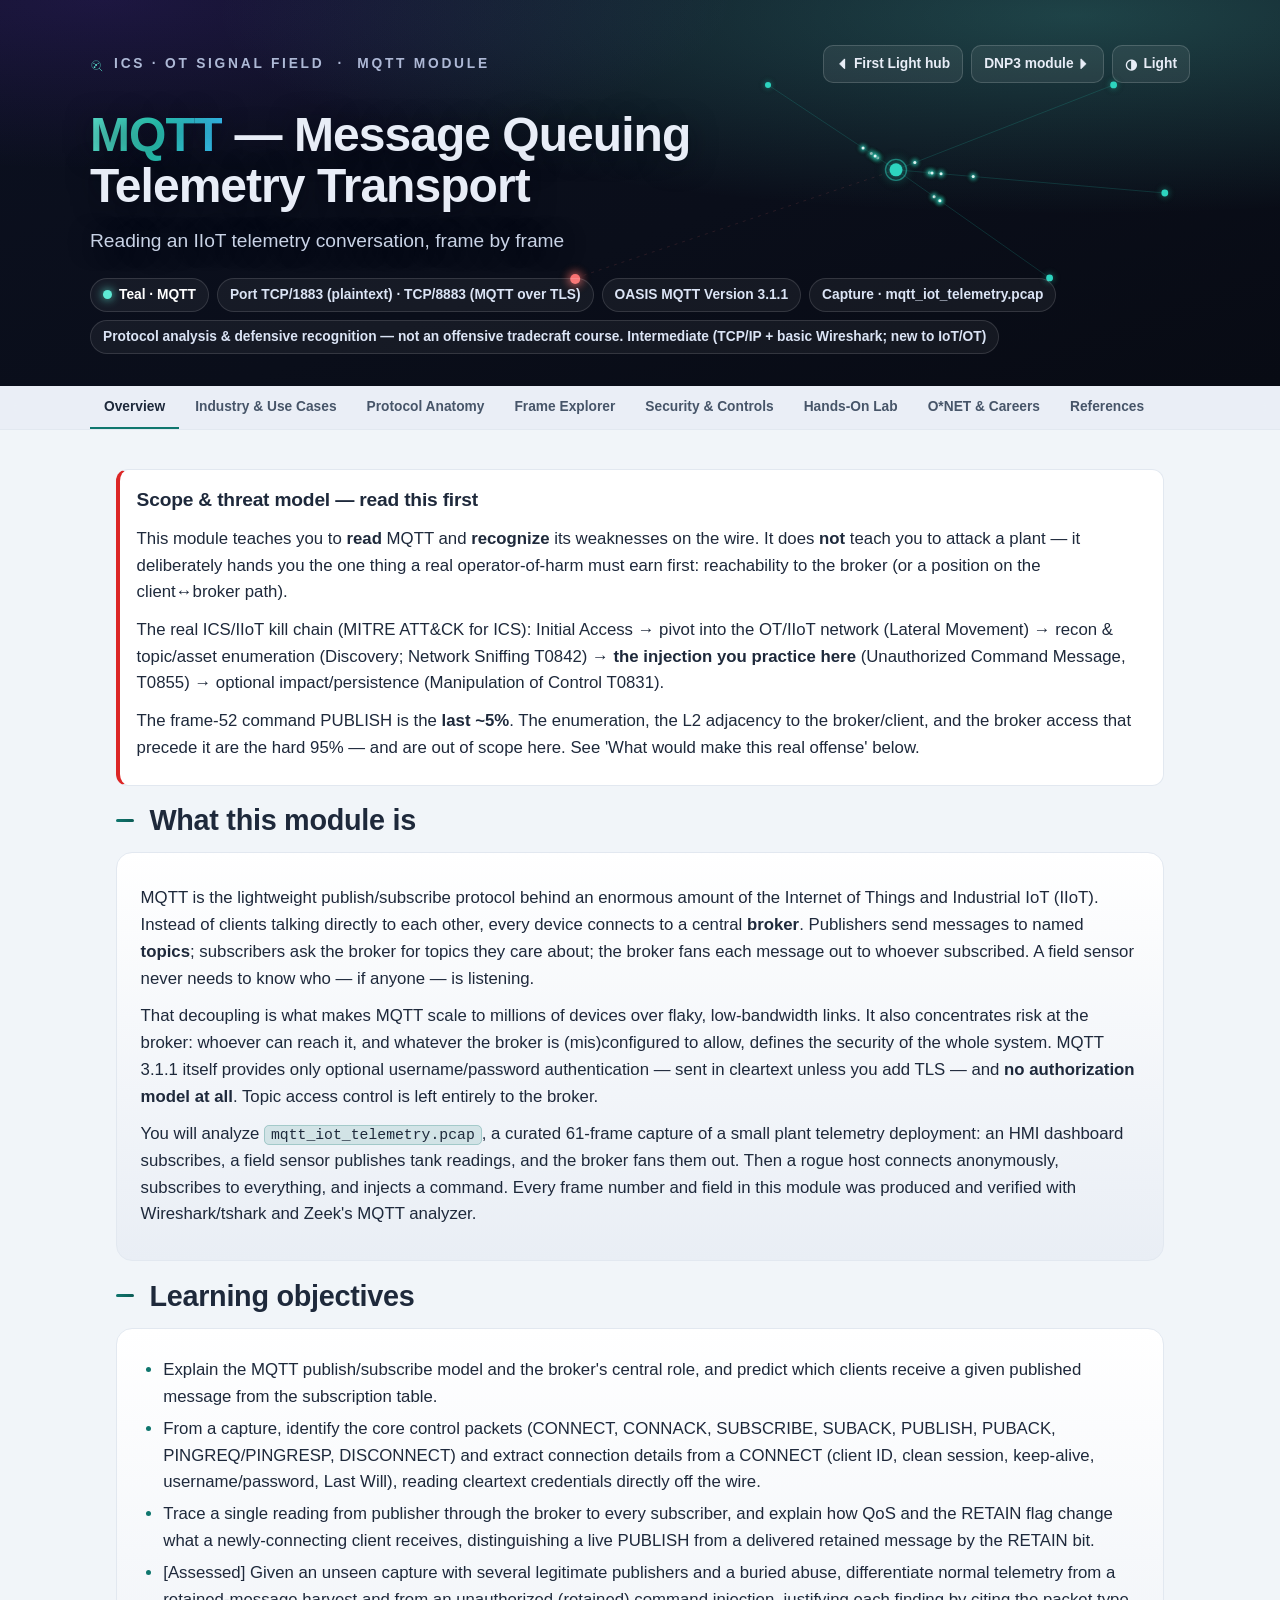
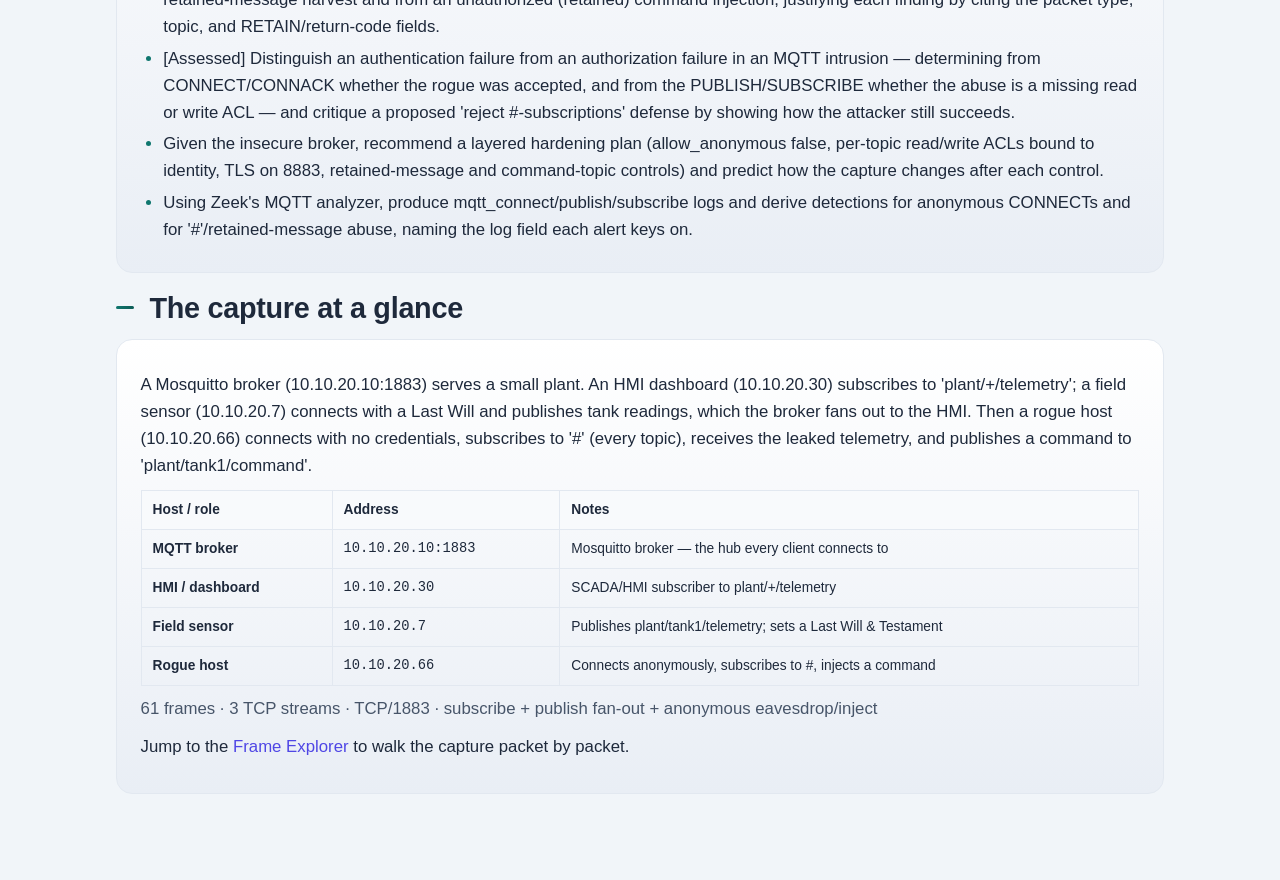
<file: modules/mqtt_module.html>
<!DOCTYPE html>
<html lang="en" data-proto="mqtt"><head><meta charset="utf-8">
<meta name="viewport" content="width=device-width, initial-scale=1">
<meta name="color-scheme" content="dark light">
<title>MQTT Module — First Light</title>
<style>
/* ============================ FIRST LIGHT — module token system ============================ */
:root{
  color-scheme:dark;
  --bg:#0a0e1a; --bg-raise:#111725; --card:#131a2b; --card-2:#1a2336;
  --line:#232e49; --line-soft:#1b2440;
  --ink:#e8edf7; --mut:#9aa7bd; --faint:#64748b;
  --link:#a5b4fc; --accent-glow:#818cf8;
  --dnp3:#f59e0b; --dnp3-deep:#b45309; --mqtt:#2dd4bf; --mqtt-deep:#0f766e;
  --ghost:#f87171; --ghost-deep:#dc2626; --ok:#34d399; --ok-deep:#16a34a;
  /* semantic severity — light-on-dark tints */
  --sev-ok:#aab6cc; --sev-ok-bg:rgba(148,163,184,.16); --sev-ok-bd:rgba(148,163,184,.32);
  --sev-note:#7dd3fc; --sev-note-bg:rgba(56,189,248,.15); --sev-note-bd:rgba(56,189,248,.38);
  --sev-caution:#fcd34d; --sev-caution-bg:rgba(245,158,11,.16); --sev-caution-bd:rgba(245,158,11,.42);
  --sev-crit:#fca5a5; --sev-crit-bg:rgba(248,113,113,.16); --sev-crit-bd:rgba(248,113,113,.42);
  /* fluid modular type scale (~1.22) */
  --step--1:clamp(.78rem,.75rem + .18vw,.86rem);
  --step-0:clamp(.95rem,.9rem + .25vw,1.05rem);
  --step-1:clamp(1.06rem,1rem + .35vw,1.2rem);
  --step-2:clamp(1.2rem,1.1rem + .6vw,1.45rem);
  --step-3:clamp(1.4rem,1.25rem + .9vw,1.8rem);
  --step-4:clamp(1.7rem,1.4rem + 1.4vw,2.25rem);
  --step-6:clamp(1.95rem,1.4rem + 2.6vw,3rem);
  --spring:cubic-bezier(.34,1.56,.64,1);
  --ease:cubic-bezier(.4,0,.2,1);
}
html[data-theme="light"]{
  color-scheme:light;
  --bg:#f1f5f9; --bg-raise:#e9eef5; --card:#ffffff; --card-2:#f8fafc;
  --line:#e2e8f0; --line-soft:#eef2f7;
  --ink:#1e293b; --mut:#475569; --faint:#94a3b8;
  --link:#4f46e5; --accent-glow:#6366f1;
  --dnp3:#b45309; --dnp3-deep:#92400e; --mqtt:#0f766e; --mqtt-deep:#0d5c56;
  --ghost:#dc2626; --ghost-deep:#b91c1c; --ok:#16a34a; --ok-deep:#15803d;
  --sev-ok:#475569; --sev-ok-bg:#f1f5f9; --sev-ok-bd:#cbd5e1;
  --sev-note:#0369a1; --sev-note-bg:#e0f2fe; --sev-note-bd:#7dd3fc;
  --sev-caution:#9a3412; --sev-caution-bg:#ffedd5; --sev-caution-bd:#fdba74;
  --sev-crit:#b91c1c; --sev-crit-bg:#fee2e2; --sev-crit-bd:#fca5a5;
}
@media(prefers-color-scheme:light){
  :root:not([data-theme]){
    color-scheme:light;
    --bg:#f1f5f9; --bg-raise:#e9eef5; --card:#ffffff; --card-2:#f8fafc;
    --line:#e2e8f0; --line-soft:#eef2f7;
    --ink:#1e293b; --mut:#475569; --faint:#94a3b8;
    --link:#4f46e5; --accent-glow:#6366f1;
    --dnp3:#b45309; --dnp3-deep:#92400e; --mqtt:#0f766e; --mqtt-deep:#0d5c56;
    --ghost:#dc2626; --ghost-deep:#b91c1c; --ok:#16a34a; --ok-deep:#15803d;
    --sev-ok:#475569; --sev-ok-bg:#f1f5f9; --sev-ok-bd:#cbd5e1;
    --sev-note:#0369a1; --sev-note-bg:#e0f2fe; --sev-note-bd:#7dd3fc;
    --sev-caution:#9a3412; --sev-caution-bg:#ffedd5; --sev-caution-bd:#fdba74;
    --sev-crit:#b91c1c; --sev-crit-bg:#fee2e2; --sev-crit-bd:#fca5a5;
  }
}
/* protocol accent — theme-aware (rides the --dnp3 / --mqtt twins); bright variant is for the always-dark hero */
html[data-proto="dnp3"]{--accent:var(--dnp3); --accent2:var(--dnp3-deep); --accent-bright:#fbbf24;
  --glow:rgba(245,158,11,.12); --flgrad:linear-gradient(100deg,#fcd34d,#fb923c 55%,#f472b6)}
html[data-proto="mqtt"]{--accent:var(--mqtt); --accent2:var(--mqtt-deep); --accent-bright:#5eead4;
  --glow:rgba(45,212,191,.12); --flgrad:linear-gradient(100deg,#5eead4,#2dd4bf 50%,#38bdf8)}

*{box-sizing:border-box}
[hidden]{display:none !important}
html{scroll-behavior:smooth}
body{margin:0;font-family:-apple-system,BlinkMacSystemFont,"Segoe UI",Roboto,Helvetica,Arial,sans-serif;
  color:var(--ink);background:var(--bg);line-height:1.6;font-size:var(--step-0);
  -webkit-font-smoothing:antialiased;text-rendering:optimizeLegibility;overflow-x:hidden}
body::before{content:"";position:fixed;inset:0;z-index:-1;pointer-events:none;
  background:radial-gradient(72% 55% at 50% 0%,var(--glow),transparent 70%)}
a{color:var(--link);text-decoration:none}
a:hover{text-decoration:underline}
:focus-visible{outline:2px solid var(--accent-glow);outline-offset:2px;border-radius:4px}
.lens{width:1em;height:1em;display:inline-block;vertical-align:-.15em;flex:0 0 auto}
h2{font-size:var(--step-3);letter-spacing:-.01em;margin:.6em 0 .5em;display:flex;align-items:center;gap:.55em;line-height:1.2}
h2::before{content:"";width:18px;height:3px;border-radius:3px;flex:0 0 auto;
  background:linear-gradient(90deg,var(--accent),var(--accent2))}
h3{font-size:var(--step-1);letter-spacing:-.01em}
h4{margin:1.4em 0 .5em;font-size:var(--step--1);color:var(--mut);text-transform:uppercase;letter-spacing:.11em;font-weight:800}
p{margin:.62em 0}
b{color:var(--ink)}
ul,ol{margin:.4em 0;padding-left:1.35em}
li{margin:.3em 0}
li::marker{color:var(--accent)}
code{font-family:ui-monospace,SFMono-Regular,Menlo,Consolas,monospace;
  background:color-mix(in srgb,var(--accent) 13%,transparent);color:var(--ink);
  padding:.05em .4em;border-radius:5px;font-size:.88em;border:1px solid color-mix(in srgb,var(--accent) 24%,transparent)}
.muted{color:var(--mut)}
.mono{font-family:ui-monospace,SFMono-Regular,Menlo,Consolas,monospace}

/* ================================ HERO — the signal field ============================ */
.hero{position:relative;overflow:hidden;isolation:isolate;color:#e8edf7;
  padding:clamp(1.5rem,1rem + 3vw,2.8rem) clamp(1.1rem,.6rem + 2vw,2.4rem) clamp(1.3rem,1rem + 2vw,2rem)}
.herobg{position:absolute;inset:0;z-index:0;
  background:
    radial-gradient(120% 92% at 84% 4%,color-mix(in srgb,var(--accent-bright) 24%,transparent),transparent 56%),
    radial-gradient(90% 80% at 8% 0%,rgba(124,58,237,.16),transparent 55%),
    linear-gradient(160deg,#0b1020 0%,#0a0e1a 55%,#080b14 100%)}
#constellation{position:absolute;inset:0;width:100%;height:100%;z-index:1;display:block}
.heroinner{position:relative;z-index:3;max-width:1100px;margin:0 auto}
.topbar{display:flex;justify-content:space-between;align-items:center;gap:12px;margin-bottom:clamp(.9rem,3vw,1.7rem);flex-wrap:wrap}
.kick{font-size:var(--step--1);letter-spacing:.2em;text-transform:uppercase;color:#aeb9d6;font-weight:700;
  display:inline-flex;align-items:center;gap:.6em}
.kick .klens{width:1.15em;height:1.15em;color:var(--accent-bright);opacity:.95}
.herotools{display:flex;gap:8px;flex-shrink:0;flex-wrap:wrap}
.htbtn{display:inline-flex;align-items:center;gap:6px;background:rgba(255,255,255,.07);
  border:1px solid rgba(255,255,255,.16);color:#e8edf7;border-radius:10px;padding:7px 12px;
  font-size:var(--step--1);cursor:pointer;font-weight:600;text-decoration:none;
  transition:background .2s var(--ease),transform .2s var(--ease)}
.htbtn:hover{background:rgba(255,255,255,.15);text-decoration:none}
.htbtn:active{transform:translateY(1px)}
.hero h1{margin:.05em 0 .3em;font-size:var(--step-6);line-height:1.06;letter-spacing:-.02em;font-weight:800;
  max-width:24ch;text-wrap:balance;text-shadow:0 2px 26px rgba(8,11,20,.55)}
.hero h1 .fl{background:var(--flgrad);-webkit-background-clip:text;background-clip:text;-webkit-text-fill-color:transparent}
.hero .sub{color:#c9d3e6;margin:0 0 1.15em;max-width:66ch;font-size:var(--step-1);line-height:1.55;
  text-shadow:0 2px 22px rgba(8,11,20,.5)}
.meta{display:flex;flex-wrap:wrap;gap:8px}
.chip{display:inline-flex;align-items:center;gap:7px;font-size:var(--step--1);font-weight:600;color:#dbe4f5;
  background:rgba(255,255,255,.05);border:1px solid rgba(255,255,255,.13);border-radius:20px;padding:5px 12px}
.chip.lead{color:#fff}
.chip.lead::before{content:"";width:9px;height:9px;border-radius:50%;background:var(--accent-bright);
  box-shadow:0 0 10px var(--accent-bright)}

/* ================================ NAV — tab bar ============================ */
nav{position:sticky;top:0;z-index:30;background:color-mix(in srgb,var(--bg-raise) 90%,transparent);
  -webkit-backdrop-filter:blur(10px);backdrop-filter:blur(10px);border-bottom:1px solid var(--line);
  display:flex;gap:2px;overflow-x:auto;scrollbar-width:none;padding:0 max(10px,calc((100% - 1100px)/2))}
nav::-webkit-scrollbar{display:none}
nav button{background:none;border:0;color:var(--mut);padding:13px 14px;font-size:var(--step--1);cursor:pointer;
  border-bottom:2px solid transparent;font-weight:700;white-space:nowrap;font-family:inherit;transition:color .2s var(--ease)}
nav button:hover{color:var(--ink)}
nav button.on{color:var(--ink);border-bottom-color:var(--accent)}

main{max-width:1100px;margin:0 auto;padding:clamp(1.1rem,2vw,1.7rem) clamp(1rem,2vw,1.6rem) 72px}
section{display:none}
section.on{display:block;animation:secin .28s var(--ease)}
@keyframes secin{from{opacity:0;transform:translateY(6px)}to{opacity:1;transform:none}}

/* ================================ CARDS & content ============================ */
.card{background:linear-gradient(180deg,var(--card),var(--bg-raise));border:1px solid var(--line);border-radius:16px;
  padding:clamp(1rem,2vw,1.35rem) clamp(1.05rem,2vw,1.5rem);margin:14px 0;position:relative;overflow:hidden}
.cardh{margin:.1em 0 .5em;color:var(--ink)}
.grid2{display:grid;grid-template-columns:1fr 1fr;gap:12px;margin:12px 0}
.tile{background:var(--card-2);border:1px solid var(--line);border-radius:12px;padding:12px 15px}
.tile h4{margin:.1em 0 .35em;color:var(--accent);text-transform:none;letter-spacing:0;font-size:var(--step-0);font-weight:800}
.layer{margin:14px 0}
.layer h4{color:var(--accent);text-transform:none;letter-spacing:0;font-size:var(--step-0);font-weight:800}
.wire{background:#080d18;color:#cbd5e1;padding:11px 14px;border-radius:10px;font-size:var(--step--1);overflow-x:auto;
  border:1px solid var(--line-soft);font-family:ui-monospace,SFMono-Regular,Menlo,Consolas,monospace;line-height:1.5;
  box-shadow:0 6px 22px -14px rgba(0,0,0,.7)}
table{border-collapse:collapse;width:100%;margin:10px 0;font-size:var(--step--1)}
th,td{border:1px solid var(--line);padding:8px 11px;text-align:left;vertical-align:top}
th{background:var(--card-2);font-weight:700;color:var(--ink)}
.ft td.mono{white-space:nowrap;color:var(--accent);font-weight:700}
a.framelink{color:var(--accent);font-weight:700}

/* big callouts (scope / OT reality / note) */
.bigcallout{background:var(--card);border:1px solid var(--line);border-left:4px solid var(--accent);border-radius:12px;
  padding:13px 17px;margin:13px 0}
.bigcallout.b-scope{border-left-color:var(--ghost)}
.bigcallout.b-reality{border-left-color:var(--accent)}
.bigcallout.b-note{border-left-color:var(--sev-note)}
.bigcallout .bch{margin:.1em 0 .45em;color:var(--ink);font-size:var(--step-1);text-transform:none;letter-spacing:-.01em;font-weight:800}

/* security cards */
.seccard{background:var(--card);border:1px solid var(--line);border-left-width:5px;border-radius:12px;padding:13px 17px;margin:13px 0}
.seccard.s-info{border-left-color:var(--sev-note)}
.seccard.s-warn,.seccard.s-high{border-left-color:var(--sev-caution)}
.seccard.s-critical{border-left-color:var(--ghost)}
.sech{display:flex;gap:9px;align-items:center;flex-wrap:wrap}
.sech .sectitle{font-size:var(--step-0)}
.sevpill{font-size:10px;font-weight:800;letter-spacing:.06em;padding:3px 9px;border-radius:20px;border:1px solid;
  color:var(--sev-ok);background:var(--sev-ok-bg);border-color:var(--sev-ok-bd)}
.s-info .sevpill{color:var(--sev-note);background:var(--sev-note-bg);border-color:var(--sev-note-bd)}
.s-warn .sevpill,.s-high .sevpill{color:var(--sev-caution);background:var(--sev-caution-bg);border-color:var(--sev-caution-bd)}
.s-critical .sevpill{color:var(--sev-crit);background:var(--sev-crit-bg);border-color:var(--sev-crit-bd)}
.secid{font-weight:800;color:var(--mut);font-family:ui-monospace,SFMono-Regular,Menlo,Consolas,monospace;font-size:var(--step--1)}
.secmeta{font-size:var(--step--1);color:var(--mut);margin:6px 0}
.attk{font-size:var(--step--1);color:var(--sev-caution);background:var(--sev-caution-bg);
  border:1px solid var(--sev-caution-bd);padding:6px 11px;border-radius:8px;display:inline-block;margin:8px 0}

/* lab */
.ex{background:var(--card);border:1px solid var(--line);border-radius:12px;padding:13px 17px;margin:13px 0}
.ex .exh{margin:.1em 0 .5em;color:var(--accent);text-transform:none;letter-spacing:0;font-size:var(--step-1);font-weight:800}
.ex .q{background:var(--card-2);border:1px solid var(--line);padding:9px 12px;border-radius:9px}
details{margin:.5em 0}
details summary{cursor:pointer;color:var(--accent);font-weight:700}
details[open] summary{margin-bottom:.4em}

/* personas */
.persona{display:flex;gap:13px;background:var(--card);border:1px solid var(--line);border-radius:12px;padding:13px 15px;margin:11px 0}
.pcode{font-family:ui-monospace,SFMono-Regular,Menlo,Consolas,monospace;font-weight:800;color:#0a0e1a;
  background:linear-gradient(140deg,var(--accent-bright),var(--accent));border-radius:9px;padding:8px 11px;
  height:fit-content;font-size:var(--step--1);white-space:nowrap}
.pbody .ph{margin:.1em 0 .25em;text-transform:none;letter-spacing:0;font-size:var(--step-0);color:var(--ink);font-weight:800}
.ptag{font-size:10px;font-weight:700;background:color-mix(in srgb,var(--accent) 16%,transparent);color:var(--accent);
  padding:2px 9px;border-radius:20px;border:1px solid color-mix(in srgb,var(--accent) 28%,transparent);
  margin-left:6px;text-transform:uppercase;letter-spacing:.05em;white-space:nowrap}
.pvoice{font-style:italic;color:var(--ink);margin:.25em 0 .45em}

.foot{color:var(--faint);font-size:var(--step--1);border-top:1px solid var(--line);margin-top:26px;padding-top:14px}
.foot a{color:var(--link);font-weight:600;white-space:nowrap}

/* ================================ FRAME EXPLORER ============================ */
.toolbar{display:flex;gap:15px;align-items:center;margin:12px 0 4px;font-size:var(--step--1);flex-wrap:wrap;color:var(--mut)}
.toolbar label{display:inline-flex;align-items:center;gap:7px;cursor:pointer;color:var(--ink);font-weight:600}
.toolbar input[type=checkbox]{accent-color:var(--accent);width:15px;height:15px}
.legend{display:flex;gap:13px;flex-wrap:wrap}
.legend span{display:inline-flex;gap:6px;align-items:center}
.dot{width:9px;height:9px;border-radius:50%;flex:0 0 auto}
.fx-hint{color:var(--mut);font-size:var(--step--1);margin:6px 0 12px}
.fx-hint b{color:var(--ink)}
kbd{font:600 11px ui-monospace,SFMono-Regular,Menlo,Consolas,monospace;background:var(--card-2);border:1px solid var(--line);
  border-bottom-width:2px;border-radius:4px;padding:0 5px;color:var(--ink)}
.explorer{display:grid;grid-template-columns:340px 1fr;gap:15px}
.flist{max-height:74vh;overflow:auto;border:1px solid var(--line);border-radius:14px;background:var(--card);scrollbar-width:thin}
.frow{display:flex;gap:9px;align-items:center;padding:9px 12px;border-bottom:1px solid var(--line-soft);cursor:pointer;
  font-size:var(--step--1);border-left:3px solid transparent;transition:background .15s var(--ease)}
.frow:last-child{border-bottom:0}
.frow:hover{background:color-mix(in srgb,var(--accent) 8%,transparent)}
.frow.sel{background:color-mix(in srgb,var(--accent) 15%,transparent);border-left-color:var(--accent)}
.frow.anom{background:color-mix(in srgb,var(--ghost) 9%,transparent)}
.frow.anom.sel{background:color-mix(in srgb,var(--ghost) 19%,transparent);border-left-color:var(--ghost)}
.frow:focus-visible{outline:2px solid var(--accent-glow);outline-offset:-2px}
.fn{font-weight:800;color:var(--mut);min-width:26px;font-variant-numeric:tabular-nums}
.sevtag{font:800 10px/1 ui-monospace,SFMono-Regular,Menlo,Consolas,monospace;letter-spacing:.04em;padding:3px 6px;
  border-radius:5px;flex:0 0 auto;min-width:56px;text-align:center;border:1px solid}
.sevtag.sev-norm{color:var(--sev-ok);background:var(--sev-ok-bg);border-color:var(--sev-ok-bd)}
.sevtag.sev-note{color:var(--sev-note);background:var(--sev-note-bg);border-color:var(--sev-note-bd)}
.sevtag.sev-caution{color:var(--sev-caution);background:var(--sev-caution-bg);border-color:var(--sev-caution-bd)}
.sevtag.sev-crit{color:var(--sev-crit);background:var(--sev-crit-bg);border-color:var(--sev-crit-bd)}
.fsum{flex:1;overflow:hidden;text-overflow:ellipsis;white-space:nowrap;color:var(--ink)}
.detail{border:1px solid var(--line);border-radius:14px;background:linear-gradient(180deg,var(--card),var(--bg-raise));
  padding:16px 19px;min-height:62vh}
.detail h3{margin:.1em 0}
.fmeta{font-weight:400;color:var(--faint);font-size:.8em}
.pathline{color:var(--mut);font-size:var(--step--1);margin:7px 0 10px;font-family:ui-monospace,SFMono-Regular,Menlo,Consolas,monospace}
.kv{width:100%;margin:10px 0}
.kv td:first-child{width:38%;color:var(--mut);font-weight:600}
.teach{background:color-mix(in srgb,var(--accent) 10%,var(--card-2));border:1px solid color-mix(in srgb,var(--accent) 26%,var(--line));
  border-left:3px solid var(--accent);padding:10px 13px;border-radius:9px;margin:11px 0;font-size:var(--step--1)}
.teach b{color:var(--accent)}
.fcallout{border-left:3px solid;padding:10px 13px;border-radius:9px;margin:11px 0;font-size:var(--step--1)}
.fcallout.c-note{border-color:var(--sev-note);background:var(--sev-note-bg)}
.fcallout.c-note b{color:var(--sev-note)}
.fcallout.c-caution{border-color:var(--sev-caution);background:var(--sev-caution-bg)}
.fcallout.c-caution b{color:var(--sev-caution)}
.fcallout.c-crit{border-color:var(--sev-crit);background:var(--sev-crit-bg)}
.fcallout.c-crit b{color:var(--sev-crit)}
.xbadge{background:var(--ghost-deep);color:#fff;font-size:10px;font-weight:800;padding:2px 7px;border-radius:10px;letter-spacing:.04em}
.filterbar{display:flex;gap:9px;align-items:center;margin:12px 0}
.filterbar code{flex:1;background:#080d18;border-color:var(--line-soft);color:#93c5fd;padding:9px 12px;border-radius:8px}
.copy{border:1px solid var(--line);background:var(--card-2);color:var(--ink);border-radius:8px;padding:7px 13px;cursor:pointer;
  font-size:var(--step--1);font-weight:600;font-family:inherit;transition:all .2s var(--ease);flex:0 0 auto}
.copy:hover{border-color:var(--accent);background:color-mix(in srgb,var(--accent) 10%,var(--card-2))}
.hex{background:#080d18;color:#9fb2cd;padding:11px 13px;border-radius:10px;font-size:11.8px;overflow-x:auto;white-space:pre;
  border:1px solid var(--line-soft);font-family:ui-monospace,SFMono-Regular,Menlo,Consolas,monospace;line-height:1.5;
  box-shadow:0 6px 22px -14px rgba(0,0,0,.7)}

/* ================================ responsive ============================ */
@media(max-width:820px){
  .grid2{grid-template-columns:1fr}
  .explorer{grid-template-columns:1fr}
  .flist{max-height:52vh}
  .detail{min-height:auto}
}

/* ============================ reduced motion — static twins ============================ */
@media(prefers-reduced-motion:reduce){
  *{animation:none !important;transition:none !important;scroll-behavior:auto !important}
}
</style></head>
<body>
<header class="hero" id="hero">
  <div class="herobg" aria-hidden="true"></div>
  <canvas id="constellation" aria-hidden="true"></canvas>
  <div class="heroinner">
    <div class="topbar">
      <div class="kick"><span class="klens"><svg class="lens klens-svg" viewBox="0 0 26 26" fill="none" aria-hidden="true" focusable="false"><circle cx="11.5" cy="11.5" r="8.4" stroke="currentColor" stroke-width="1.4" opacity=".55"/><line x1="17.6" y1="17.6" x2="22.4" y2="22.4" stroke="currentColor" stroke-width="1.7" stroke-linecap="round" opacity=".75"/><path d="M11.5 11.5 L7.4 8.2 M11.5 11.5 L15.6 8.2 M11.5 11.5 L8.6 15.4" stroke="currentColor" stroke-width="1" opacity=".45"/><circle cx="11.5" cy="11.5" r="1.9" fill="currentColor"/><circle cx="7.4" cy="8.2" r="1.25" fill="currentColor" opacity=".85"/><circle cx="15.6" cy="8.2" r="1.25" fill="currentColor" opacity=".85"/><circle cx="8.6" cy="15.4" r="1.6" fill="currentColor"/></svg></span>ICS &middot; OT Signal Field &nbsp;&middot;&nbsp; MQTT Module</div>
      <div class="herotools">
        <a class="htbtn" href="../curriculum/index.html" title="Back to the First Light hub">&#9204; First Light hub</a>
        <a class="htbtn" href="dnp3_module.html" title="Companion protocol module">DNP3 module &#9205;</a>
        <button class="htbtn" id="themebtn" type="button" aria-pressed="false" aria-label="Toggle light and dark theme">
          <span id="theme-ic" aria-hidden="true">&#9680;</span><span id="theme-tx">Dark</span></button>
      </div>
    </div>
    <h1><span class="fl">MQTT</span> &mdash; Message Queuing Telemetry Transport</h1>
    <p class="sub">Reading an IIoT telemetry conversation, frame by frame</p>
    <div class="meta">
      <span class="chip lead">Teal &middot; MQTT</span>
      <span class="chip">Port TCP/1883 (plaintext) · TCP/8883 (MQTT over TLS)</span>
      <span class="chip">OASIS MQTT Version 3.1.1</span>
      <span class="chip">Capture &middot; mqtt_iot_telemetry.pcap</span>
      <span class="chip">Protocol analysis &amp; defensive recognition — not an offensive tradecraft course. Intermediate (TCP/IP + basic Wireshark; new to IoT/OT)</span>
    </div>
  </div>
</header>
<nav id="nav" aria-label="Module sections">
  <button class="on" data-t="overview">Overview</button>
  <button data-t="industry">Industry &amp; Use Cases</button>
  <button data-t="anatomy">Protocol Anatomy</button>
  <button data-t="explorer">Frame Explorer</button>
  <button data-t="security">Security &amp; Controls</button>
  <button data-t="lab">Hands-On Lab</button>
  <button data-t="onet">O*NET &amp; Careers</button>
  <button data-t="refs">References</button>
</nav>
<main>
  <section class="on" id="overview">
    <div class="bigcallout b-scope"><h4 class="bch">Scope &amp; threat model — read this first</h4><p>This module teaches you to <b>read</b> MQTT and <b>recognize</b> its weaknesses on the wire. It does <b>not</b> teach you to attack a plant — it deliberately hands you the one thing a real operator-of-harm must earn first: reachability to the broker (or a position on the client↔broker path).</p><p>The real ICS/IIoT kill chain (MITRE ATT&amp;CK for ICS): Initial Access → pivot into the OT/IIoT network (Lateral Movement) → recon &amp; topic/asset enumeration (Discovery; Network Sniffing T0842) → <b>the injection you practice here</b> (Unauthorized Command Message, T0855) → optional impact/persistence (Manipulation of Control T0831).</p><p>The frame-52 command PUBLISH is the <b>last ~5%</b>. The enumeration, the L2 adjacency to the broker/client, and the broker access that precede it are the hard 95% — and are out of scope here. See &#x27;What would make this real offense&#x27; below.</p></div>
    <h2>What this module is</h2>
    <div class="card"><p>MQTT is the lightweight publish/subscribe protocol behind an enormous amount of the Internet of Things and Industrial IoT (IIoT). Instead of clients talking directly to each other, every device connects to a central <b>broker</b>. Publishers send messages to named <b>topics</b>; subscribers ask the broker for topics they care about; the broker fans each message out to whoever subscribed. A field sensor never needs to know who — if anyone — is listening.</p><p>That decoupling is what makes MQTT scale to millions of devices over flaky, low-bandwidth links. It also concentrates risk at the broker: whoever can reach it, and whatever the broker is (mis)configured to allow, defines the security of the whole system. MQTT 3.1.1 itself provides only optional username/password authentication — sent in cleartext unless you add TLS — and <b>no authorization model at all</b>. Topic access control is left entirely to the broker.</p><p>You will analyze <code>mqtt_iot_telemetry.pcap</code>, a curated 61-frame capture of a small plant telemetry deployment: an HMI dashboard subscribes, a field sensor publishes tank readings, and the broker fans them out. Then a rogue host connects anonymously, subscribes to everything, and injects a command. Every frame number and field in this module was produced and verified with Wireshark/tshark and Zeek&#x27;s MQTT analyzer.</p></div>
    <h2>Learning objectives</h2>
    <div class="card"><ul><li>Explain the MQTT publish/subscribe model and the broker&#x27;s central role, and predict which clients receive a given published message from the subscription table.</li><li>From a capture, identify the core control packets (CONNECT, CONNACK, SUBSCRIBE, SUBACK, PUBLISH, PUBACK, PINGREQ/PINGRESP, DISCONNECT) and extract connection details from a CONNECT (client ID, clean session, keep-alive, username/password, Last Will), reading cleartext credentials directly off the wire.</li><li>Trace a single reading from publisher through the broker to every subscriber, and explain how QoS and the RETAIN flag change what a newly-connecting client receives, distinguishing a live PUBLISH from a delivered retained message by the RETAIN bit.</li><li>[Assessed] Given an unseen capture with several legitimate publishers and a buried abuse, differentiate normal telemetry from a retained-message harvest and from an unauthorized (retained) command injection, justifying each finding by citing the packet type, topic, and RETAIN/return-code fields.</li><li>[Assessed] Distinguish an authentication failure from an authorization failure in an MQTT intrusion — determining from CONNECT/CONNACK whether the rogue was accepted, and from the PUBLISH/SUBSCRIBE whether the abuse is a missing read or write ACL — and critique a proposed &#x27;reject #-subscriptions&#x27; defense by showing how the attacker still succeeds.</li><li>Given the insecure broker, recommend a layered hardening plan (allow_anonymous false, per-topic read/write ACLs bound to identity, TLS on 8883, retained-message and command-topic controls) and predict how the capture changes after each control.</li><li>Using Zeek&#x27;s MQTT analyzer, produce mqtt_connect/publish/subscribe logs and derive detections for anonymous CONNECTs and for &#x27;#&#x27;/retained-message abuse, naming the log field each alert keys on.</li></ul></div>
    <h2>The capture at a glance</h2>
    <div class="card"><p>A Mosquitto broker (10.10.20.10:1883) serves a small plant. An HMI dashboard (10.10.20.30) subscribes to &#x27;plant/+/telemetry&#x27;; a field sensor (10.10.20.7) connects with a Last Will and publishes tank readings, which the broker fans out to the HMI. Then a rogue host (10.10.20.66) connects with no credentials, subscribes to &#x27;#&#x27; (every topic), receives the leaked telemetry, and publishes a command to &#x27;plant/tank1/command&#x27;.</p>
      <table><tr><th>Host / role</th><th>Address</th><th>Notes</th></tr><tr><td><b>MQTT broker</b></td><td class="mono">10.10.20.10:1883</td><td>Mosquitto broker — the hub every client connects to</td></tr><tr><td><b>HMI / dashboard</b></td><td class="mono">10.10.20.30</td><td>SCADA/HMI subscriber to plant/+/telemetry</td></tr><tr><td><b>Field sensor</b></td><td class="mono">10.10.20.7</td><td>Publishes plant/tank1/telemetry; sets a Last Will &amp; Testament</td></tr><tr><td><b>Rogue host</b></td><td class="mono">10.10.20.66</td><td>Connects anonymously, subscribes to #, injects a command</td></tr></table>
      <p class="muted" style="margin-top:8px">61 frames · 3 TCP streams · TCP/1883 · subscribe + publish fan-out + anonymous eavesdrop/inject</p>
      <p>Jump to the <a href="#" class="gotab" data-t="explorer">Frame Explorer</a> to walk the capture packet by packet.</p>
    </div>
  </section>

  <section id="industry"><h2>Where MQTT lives</h2><div class="card"><p>MQTT rarely appears in isolation — it is the connective tissue of modern telemetry, spanning consumer smart homes up through industrial sensor fleets and cloud IoT platforms. In OT settings it increasingly rides alongside legacy SCADA as plants add sensors and push data to analytics.</p><div class="grid2"><div class="tile"><h4>Industrial IoT &amp; smart manufacturing</h4><p>Sensor-to-cloud telemetry for vibration, temperature, energy, and predictive-maintenance data; MQTT (often via Sparkplug B) links edge gateways to historians and dashboards.</p></div><div class="tile"><h4>Utilities &amp; smart infrastructure</h4><p>Water/energy telemetry from distributed assets, smart-metering backhaul, and building-management sensor data — exactly the &#x27;plant/tank1/telemetry&#x27; pattern in this capture.</p></div><div class="tile"><h4>Connected products &amp; smart home</h4><p>Thermostats, locks, trackers, and hubs almost universally speak MQTT to a cloud broker; much public MQTT exposure research comes from this sector.</p></div><div class="tile"><h4>Connected vehicles, logistics &amp; healthcare</h4><p>Fleet/asset location, cold-chain monitoring, and device telemetry where MQTT&#x27;s low overhead suits cellular links.</p></div></div><h4>Typical use cases</h4><ul><li>Telemetry ingestion: many sensors PUBLISH readings to per-asset topics; a dashboard SUBSCRIBEs with a wildcard to see them all.</li><li>Command &amp; control: a controller PUBLISHes to a command topic a device is subscribed to (the pattern the attacker abuses in frame 52).</li><li>Presence &amp; health: the Last Will &amp; Testament lets the broker announce a device &#x27;offline&#x27; automatically if it drops.</li><li>Store-and-forward: QoS 1/2 and retained messages let intermittently-connected devices exchange data reliably.</li></ul></div></section>

  <section id="anatomy"><h2>Protocol anatomy</h2><div class="card"><p>Every MQTT packet begins with a 2-byte-minimum fixed header: a control packet type in the high nibble of byte 1, flags in the low nibble, and a variable-length &#x27;remaining length&#x27; field. Most types then carry a variable header and payload. Wireshark decodes all of this under the &#x27;MQ Telemetry Transport Protocol&#x27; tree.</p><div class="layer"><h4>Fixed header</h4><p>Byte 1 high nibble = packet type (CONNECT=1, CONNACK=2, PUBLISH=3, PUBACK=4, SUBSCRIBE=8, SUBACK=9, PINGREQ=12, PINGRESP=13, DISCONNECT=14). For PUBLISH the low nibble carries DUP, QoS (2 bits), and RETAIN. Then a 1–4 byte Remaining Length.</p><pre class="wire">type(4b) | flags(4b) | remaining-length(1–4B)</pre></div><div class="layer"><h4>CONNECT variable header &amp; payload</h4><p>Protocol name &#x27;MQTT&#x27;, level 4 (=3.1.1), a connect-flags byte (username, password, will retain, will QoS, will flag, clean session), and keep-alive. Payload order: client ID, will topic, will message, username, password.</p><pre class="wire">&#x27;MQTT&#x27; · level · connect-flags · keep-alive · [client-id, will, user, pass]</pre></div><div class="layer"><h4>PUBLISH / SUBSCRIBE</h4><p>PUBLISH carries a topic name, a packet identifier (only if QoS&gt;0), then the payload bytes. SUBSCRIBE carries a packet identifier and one or more (topic filter + requested-QoS) pairs; SUBACK returns a granted-QoS code per filter.</p><pre class="wire">topic · [packet-id if QoS&gt;0] · payload</pre></div><h4>Function / packet types you will see</h4><table class="ft"><tr><th>Code</th><th>Name</th><th>Meaning</th></tr><tr><td class="mono">1</td><td><b>CONNECT</b></td><td>Client → broker: open a session (carries credentials, will, keep-alive).</td></tr><tr><td class="mono">2</td><td><b>CONNACK</b></td><td>Broker → client: accept (return code 0) or refuse.</td></tr><tr><td class="mono">3</td><td><b>PUBLISH</b></td><td>Send a message to a topic (either direction, via the broker).</td></tr><tr><td class="mono">4</td><td><b>PUBACK</b></td><td>Acknowledge a QoS-1 PUBLISH.</td></tr><tr><td class="mono">8</td><td><b>SUBSCRIBE</b></td><td>Client → broker: register interest in topic filter(s).</td></tr><tr><td class="mono">9</td><td><b>SUBACK</b></td><td>Broker → client: granted QoS per requested filter.</td></tr><tr><td class="mono">12/13</td><td><b>PINGREQ / PINGRESP</b></td><td>Keep-alive heartbeat in both directions.</td></tr><tr><td class="mono">14</td><td><b>DISCONNECT</b></td><td>Client → broker: clean shutdown of the session.</td></tr></table></div></section>

  <section id="explorer">
    <h2>Frame-by-frame explorer</h2>
    <div class="toolbar">
      <label><input type="checkbox" id="anomOnly"> Show anomalies only</label>
      <span class="legend">
        <span><span class="dot" style="background:#64748b"></span>normal</span>
        <span><span class="dot" style="background:#38bdf8"></span>note</span>
        <span><span class="dot" style="background:#f59e0b"></span>caution</span>
        <span><span class="dot" style="background:#f87171"></span>critical / anomaly</span>
      </span>
    </div>
    <p id="fx-hint" class="fx-hint">Click a frame, or press <kbd>&uarr;</kbd>/<kbd>&darr;</kbd> (or <kbd>Home</kbd>/<kbd>End</kbd>) to move and <kbd>Enter</kbd>/<kbd>Space</kbd> to open it. Each row carries a severity word &mdash; <b>OK</b>, <b>NOTE</b>, <b>CAUTION</b>, <b>CRIT</b> &mdash; as well as a color. Numbers match Wireshark exactly &mdash; open mqtt_iot_telemetry.pcap alongside this page.</p>
    <div class="explorer">
      <div class="flist" id="flist" role="listbox" aria-label="Capture frames — arrow keys to move, Enter or Space to open" aria-describedby="fx-hint"></div>
      <div class="detail" id="detail" role="region" aria-label="Selected frame detail" aria-live="polite" aria-atomic="true" tabindex="-1"></div>
    </div>
  </section>

  <section id="security"><h2>Security risks &amp; controls</h2>
    <p class="muted">Each finding ties specific frames to a real-world case and a concrete control. Frame links jump to the explorer.</p>
    <div class="seccard s-critical"><div class="sech"><span class="sevpill">CRITICAL</span><span class="secid">M1</span><b class="sectitle">Cleartext credentials on port 1883</b></div><div class="secmeta">Seen in: <a href="#" class="framelink" data-f="4">frame&nbsp;4</a>, <a href="#" class="framelink" data-f="15">frame&nbsp;15</a></div><p><b>Risk.</b> MQTT username/password live in the CONNECT payload with no protection. On plaintext 1883 (frames 4 and 15) anyone on-path reads them directly in Wireshark — here, hmi_operator / Plant!ntel2024 and sensor_svc / s3ns0r-pw.</p><p><b>Real-world.</b> Exposed-broker research (Lucas Lundgren, DEF CON 24, 2016) repeatedly found brokers with weak or sniffable credentials; the protocol offers no credential protection on its own.</p><p class="attk">Credential capture / sniffing</p><p><b>Control.</b> Run MQTT over TLS on 8883 so the whole CONNECT — credentials included — is encrypted. Use strong, unique per-client credentials or, better, client certificates. Never expose 1883 beyond a trusted segment.</p></div><div class="seccard s-high"><div class="sech"><span class="sevpill">HIGH</span><span class="secid">M2</span><b class="sectitle">No transport encryption — telemetry &amp; topics in the clear</b></div><div class="secmeta">Seen in: <a href="#" class="framelink" data-f="19">frame&nbsp;19</a>, <a href="#" class="framelink" data-f="50">frame&nbsp;50</a></div><p><b>Risk.</b> On 1883 every topic name and payload is visible (frames 19, 50). Captured over time, plant telemetry reveals process behavior, setpoints, and topic structure — a reconnaissance goldmine — and messages can be intercepted or tampered with in transit.</p><p><b>Real-world.</b> Trend Micro (2018) observed over 200 million MQTT messages leaking from exposed brokers in a four-month window, including data usable for reconnaissance and lateral movement.</p><p class="attk">Interception / passive collection</p><p><b>Control.</b> TLS on 8883 for confidentiality and integrity; segment IoT/OT networks so capture points are limited; avoid putting sensitive data in topic names.</p></div><div class="seccard s-critical"><div class="sech"><span class="sevpill">CRITICAL</span><span class="secid">M3</span><b class="sectitle">Anonymous / unauthenticated access</b></div><div class="secmeta">Seen in: <a href="#" class="framelink" data-f="38">frame&nbsp;38</a>, <a href="#" class="framelink" data-f="40">frame&nbsp;40</a></div><p><b>Risk.</b> If the broker allows anonymous connections, a client with no credentials gets a full session (frames 38–40) and can subscribe and publish like any other.</p><p><b>Real-world.</b> Avast (2018) used Shodan to find roughly 49,000 internet-exposed MQTT brokers, of which about 32,000–33,000 had no password protection at all — smart-home dashboards, locks, and location feeds reachable by anyone.</p><p class="attk">Unauthorized access</p><p><b>Control.</b> Set allow_anonymous false and require a password_file or client certificates. Firewall the broker so only known clients can reach it; never expose it to the internet unintentionally.</p></div><div class="seccard s-high"><div class="sech"><span class="sevpill">HIGH</span><span class="secid">M4</span><b class="sectitle">No authorization — wildcard eavesdropping</b></div><div class="secmeta">Seen in: <a href="#" class="framelink" data-f="42">frame&nbsp;42</a>, <a href="#" class="framelink" data-f="50">frame&nbsp;50</a></div><p><b>Risk.</b> MQTT 3.1.1 defines no access control. Absent broker-side ACLs, any client can subscribe to &#x27;#&#x27; and receive every message the broker relays (frames 42, 50) — instant, silent confidentiality loss.</p><p><b>Real-world.</b> Subscribing to &#x27;#&#x27; on open brokers is the standard technique in public MQTT exposure studies; it requires no exploit, only a subscription.</p><p class="attk">Eavesdropping / data collection</p><p><b>Control.</b> Enforce per-topic ACLs at the broker (Mosquitto acl_file, or EMQX/HiveMQ equivalents): scope each client to only the topics it needs. Brokers enforce ACLs per message topic, so a client receives nothing outside its grant even if it subscribes to &#x27;#&#x27;. Combine with authentication (control M3) so ACLs bind to identity — that is what stops the anonymous rogue client, at CONNECT, before any subscription.</p></div><div class="seccard s-critical"><div class="sech"><span class="sevpill">CRITICAL</span><span class="secid">M5</span><b class="sectitle">Unauthorized publish / command injection</b></div><div class="secmeta">Seen in: <a href="#" class="framelink" data-f="52">frame&nbsp;52</a></div><p><b>Risk.</b> With no write authorization, any connected client can publish to a command topic (frame 52). If an actuator or controller trusts that topic, an attacker can drive physical equipment through the broker.</p><p><b>Real-world.</b> Exposure research has shown open brokers permitting publishes to control/command topics, turning data leaks into potential physical impact.</p><p class="attk">Command injection via topic write</p><p><b>Control.</b> Broker ACLs granting write only to authorized publishers per topic; validate and authenticate commands at the subscribing device (don&#x27;t trust topic membership alone); separate telemetry and command paths (distinct brokers/credentials/segments).</p></div>
    <div class="card"><h3 class="cardh">Frame-52 triage — impact is currently notional</h3><p>As shipped, nothing in the base capture subscribes to <code>plant/tank1/command</code> (the HMI takes <code>plant/+/telemetry</code>; the sensor&#x27;s Will is on <code>.../status</code>), so the injected command is delivered to no actuator — it proves the broker <b>accepts</b> an unauthorized write, not that equipment moved. The Docker lab closes this: a <code>pump-controller.py</code> subscriber now acts on <code>plant/tank1/command</code>, so you can watch the injected command actually toggle a simulated pump. Absent that subscriber, treat the impact as <b>demonstrative</b>.</p></div><div class="card"><h3 class="cardh">What would make this real offense (out of scope in this kit)</h3><p>A fuller offensive track — deliberately <b>out of scope</b> here — would add:</p><ul><li><b>Asset/topic enumeration</b> — reconstruct the topic tree, client-ids, and credentials from a capture or broker probing, instead of being handed the topics.</li><li><b>L2 positioning</b> — ARP-spoof the client↔broker path; this kit assumes that adjacency already exists.</li><li><b>TCP-session hijack</b> — take over a legitimate client&#x27;s established broker session instead of opening a new anonymous one.</li><li><b>Retained-message &amp; $SYS harvest</b> — pull retained messages and $SYS/# broker metrics for zero-touch recon (exactly the technique in the unseen assessment capture).</li><li><b>Sparkplug B command injection</b> — forge NCMD/DCMD payloads against a Sparkplug edge node — the real IIoT command path, not a bare topic string.</li><li><b>Client-id takeover</b> — reconnect with a live client&#x27;s id to evict it and assume its session/ACL identity.</li></ul></div></section>

  <section id="lab"><h2>Hands-on lab</h2><div class="card"><p>The Docker lab runs a real Mosquitto broker plus paho-mqtt Python publisher/subscriber scripts, so you can reproduce this whole capture live and then harden it. You will start with the insecure default (anonymous, 1883), watch it in Wireshark, then add authentication, ACLs, and TLS and watch the capture change.

<b>How to run these exercises.</b> Each one is written as <b>Read</b> (why), <b>Do · Type</b> or <b>Do · Click</b> (exactly one action), and <b>Check</b> (what you should see). Terminal commands sit in a code block — copy them with the <b>Copy</b> button or <b>Ctrl/Cmd+Shift+V</b> (the paste-backup), never by re-typing. Where a command already has a lab-runner token you can <code>lab &lt;token&gt;</code> instead of copying. The analysis desktop opens on port <b>:6080</b> straight to the desktop with <b>no password</b>, and Wireshark is already capturing on <code>lo</code> (if a VNC prompt ever appears, it&#x27;s <code>vscode</code>).</p><div class="ex"><h4 class="exh">Exercise 1. Read a password off the wire</h4><ol><li><b>Read.</b> MQTT carries its username and password inside the CONNECT packet with no protection of their own. On plaintext port 1883 that means the credentials sit in the payload in plain ASCII — no cracking, no decryption, just reading. This is the most visceral demonstration of why 1883 belongs only inside a trusted segment.</li><li><b>Do · Click</b> — In Wireshark, type <code>mqtt.msgtype==1</code> in the display-filter bar and press Enter, click frame 4, then expand the <b>MQ Telemetry Transport Protocol</b> tree in the detail pane down to the Username and Password fields.</li><li><b>Check —</b> the Username reads <code>hmi_operator</code> and the Password reads <code>Plant!ntel2024</code>, both in cleartext; if the tree is collapsed, click the ▸ triangle beside &#x27;MQ Telemetry Transport&#x27; to expand it.</li><li><b>Do · Type</b> — Read the same credentials straight off the wire:

<code>`</code>
tshark -r pcaps/mqtt_iot_telemetry.pcap -Y mqtt.msgtype==1 -T fields -e mqtt.clientid -e mqtt.username -e mqtt.passwd
<code>`</code>

— or just type <code>l3</code>.</li><li><b>Check —</b> one row per CONNECT, including <code>hmi-scada-01  hmi_operator  Plant!ntel2024</code>; if the passwd column is blank, confirm you are reading <code>mqtt_iot_telemetry.pcap</code> and not a hardened capture.</li></ol><p class="q"><b>Question.</b> What are the HMI&#x27;s username and password, and which single control would have prevented you from reading them?</p><details><summary>Show answer</summary><p>hmi_operator / Plant!ntel2024, readable in cleartext. Running MQTT over TLS on port 8883 would have encrypted the entire CONNECT, including the credentials.</p></details></div><div class="ex"><h4 class="exh">Exercise 2. Trace one message to two subscribers</h4><ol><li><b>Read.</b> In pub/sub the publisher never addresses a subscriber — it publishes to a topic, and the broker fans the message out to everyone whose subscription matches. That is the elegance and the risk: once the rogue host holds a <code>#</code> subscription, the broker delivers the plant&#x27;s telemetry to it exactly as it delivers to the legitimate HMI, with no extra step from the attacker.</li><li><b>Do · Click</b> — In Wireshark, apply the filter <code>mqtt.msgtype==3</code> to show only PUBLISH frames, then click the sensor&#x27;s third reading at frame 46.</li><li><b>Check —</b> frame 46 is a PUBLISH from 10.10.20.7 to the broker on topic <code>plant/tank1/telemetry</code>; if the frame numbers differ, confirm the filter is <code>mqtt.msgtype==3</code> and not <code>==8</code>.</li><li><b>Do · Click</b> — Read the two PUBLISH frames the broker sends immediately after — frame 48 and frame 50 — and note the destination IP on each.</li><li><b>Check —</b> frame 48 goes to the HMI (10.10.20.30) and frame 50 goes to the rogue host (10.10.20.66) — one publish, two deliveries, the second unauthorized; if you see only one delivery, clear any leftover <code>ip.dst</code> filter.</li></ol><p class="q"><b>Question.</b> Starting at the sensor&#x27;s publish (frame 46), which frames deliver that same reading, and to whom?</p><details><summary>Show answer</summary><p>Frame 46 (sensor→broker) is fanned out to the legitimate HMI in frame 48 and to the rogue eavesdropper in frame 50. One publish, two deliveries — the second is an unauthorized leak.</p></details></div><div class="ex"><h4 class="exh">Exercise 3. Catch the anonymous intruder</h4><ol><li><b>Read.</b> An anonymous CONNECT is one whose connect-flags carry no username or password bit. Whether it is a problem depends entirely on the broker: a hardened broker refuses it, an open one hands back a return-code-0 CONNACK and a full session. The tell is in the CONNECT itself, before the attacker does anything else.</li><li><b>Do · Click</b> — In Wireshark, filter <code>mqtt.msgtype==1</code> and compare the connect-flags of frames 4, 15, and 38 in the detail pane.</li><li><b>Check —</b> frames 4 and 15 have the Username/Password flags set, while frame 38 (<code>mqtt-explorer-x</code>) has neither — it is the anonymous one; if all three look identical, expand the &#x27;Connect Flags&#x27; sub-tree to see the individual bits.</li><li><b>Do · Type</b> — Detect the credential-less CONNECT from the terminal:

<code>`</code>
tshark -r pcaps/mqtt_iot_telemetry.pcap -Y &quot;mqtt.msgtype==1 &amp;&amp; !mqtt.username&quot; -T fields -e frame.number -e mqtt.clientid
<code>`</code>

— or just type <code>l4</code>.</li><li><b>Check —</b> exactly one row, <code>38  mqtt-explorer-x</code>; if you get more rows, confirm you loaded <code>mqtt_iot_telemetry.pcap</code> (a legitimate client should never be missing its username here).</li></ol><p class="q"><b>Question.</b> Which CONNECT is anonymous, and what does mqtt_connect.log show for it?</p><details><summary>Show answer</summary><p>Frame 38 (client mqtt-explorer-x) has no username/password — visible in the CONNECT connect-flags. But do NOT try to catch it by &#x27;empty will fields&#x27; in mqtt_connect.log: that log has no username/password column at all, and the legitimate authenticated HMI (hmi-scada-01) also logs empty will fields — so that discriminator both misses and false-positives. Detect anonymous access from the broker&#x27;s own auth telemetry (Mosquitto&#x27;s &#x27;… as anonymous&#x27; / repeated CONNACK rc=5), not Zeek&#x27;s connect log, which sees only client_id and connect_status, never credentials.</p></details></div><div class="ex"><h4 class="exh">Exercise 4. Harden the broker</h4><ol><li><b>Read.</b> The whole intrusion — anonymous connect, <code>#</code> harvest, command injection — collapses if the broker stops trusting strangers. Three settings do it: <code>allow_anonymous false</code> forces credentials, a <code>password_file</code> defines who those credentials belong to, and an <code>acl_file</code> scopes each identity to only the topics it needs. Authentication decides *who*; the ACL decides *what*.</li><li><b>Do · Click</b> — In VS Code, open <code>lab/mosquitto/mosquitto.conf</code>, set <code>allow_anonymous false</code>, add a <code>password_file</code> line, and add an <code>acl_file</code> scoping the HMI to read <code>plant/+/telemetry</code> only.</li><li><b>Check —</b> the three directives are present and the file is saved (VS Code&#x27;s unsaved-dot on the tab clears on save); if the file is read-only, open the folder from the lab workspace root.</li><li><b>Do · Type</b> — Restart the broker so it reloads the new config:

<code>`</code>
lab reset
<code>`</code></li><li><b>Check —</b> the broker comes back up listening on 1883 (the command prints the restart lines with no error); if it fails to start, re-open <code>mosquitto.conf</code> and check for a typo in the directives.</li><li><b>Do · Type</b> — Replay the intrusion against the hardened broker:

<code>`</code>
./lab/intrude.sh
<code>`</code>

— or just type <code>l0b</code>.</li><li><b>Check —</b> the anonymous CONNECT is now refused with CONNACK return code 5 (Not Authorized), so the rogue never subscribes and the leaked-telemetry PUBLISH frames do not appear; if it still connects, confirm <code>allow_anonymous false</code> was saved and the broker actually restarted (<code>lab reset</code> again).</li></ol><p class="q"><b>Question.</b> After hardening, what happens to the anonymous connect, and how does the capture differ?</p><details><summary>Show answer</summary><p>The anonymous CONNECT is refused with CONNACK return code 5 (Not Authorized) — verified in the lab — so the rogue host never connects or subscribes, and the leaked-telemetry frames disappear. The ACL is defense-in-depth: Mosquitto enforces it per message topic (a client only receives topics its rule grants) rather than by failing the &#x27;#&#x27; SUBACK, so scope credentials tightly instead of relying on rejecting the wildcard itself. Adding TLS on 8883 further hides credentials and payloads entirely.</p></details></div></div></section>

  <section id="onet"><h2>O*NET personas &amp; career pathways</h2>
    <div class="card"><p class="muted">This module is framed around real O*NET occupational personas — the subject-matter voices that shaped it and the people whose work it maps to (see the split below: skills you practice vs. who this protects).</p><div class="persona"><div class="pcode">15-1212.00</div><div class="pbody"><h4 class="ph">Information Security Analysts <span class="ptag">SME voice (Bright Outlook)</span></h4><p class="pvoice">&ldquo;I pull the pcap, read the cleartext creds in frame 4, and write the alert for anonymous CONNECTs.&rdquo;</p><p>O*NET tasks: &#x27;Encrypt data transmissions … to keep out tainted digital transfers&#x27; and &#x27;Monitor use of data files and regulate access.&#x27; Tool list names Wireshark and IDS/IPS — the analyst who triages this broker.</p></div></div><div class="persona"><div class="pcode">15-1299.05</div><div class="pbody"><h4 class="ph">Information Security Engineers <span class="ptag">Builds the defenses (Bright Outlook)</span></h4><p class="pvoice">&ldquo;I stand up the hardened broker: TLS on 8883, password_file, and per-topic ACLs.&rdquo;</p><p>O*NET tasks: &#x27;Develop or install software, such as firewalls and data encryption programs&#x27; and &#x27;Identify security system weaknesses, using penetration tests.&#x27; The engineer who implements M1–M5&#x27;s controls.</p></div></div><div class="persona"><div class="pcode">15-1241.00</div><div class="pbody"><h4 class="ph">Computer Network Architects <span class="ptag">Segmentation &amp; packet analysis (Bright Outlook)</span></h4><p class="pvoice">&ldquo;I decide where the broker lives and who can reach 1883/8883 — and I read the packets to prove it.&rdquo;</p><p>The only occupation of this set whose O*NET tool list names &#x27;Packet analysis software&#x27; as a discrete entry; owns the segmentation that keeps a broker off the open internet.</p></div></div><div class="persona"><div class="pcode">17-2071.00</div><div class="pbody"><h4 class="ph">Electrical Engineers <span class="ptag">IIoT system design (Bright Outlook)</span></h4><p class="pvoice">&ldquo;As I add sensors to the plant, I choose whether telemetry and commands share a broker — a security decision.&rdquo;</p><p>O*NET tools include SCADA/PLC/HMI software; the persona integrating MQTT sensors alongside legacy control and deciding the topic/command architecture.</p></div></div><div class="persona"><div class="pcode">15-1299.04</div><div class="pbody"><h4 class="ph">Penetration Testers <span class="ptag">Adversary emulation (Bright Outlook)</span></h4><p class="pvoice">&ldquo;I demonstrate the frame 38→52 intrusion in a lab so the org funds ACLs and TLS.&rdquo;</p><p>O*NET tasks: &#x27;Develop security penetration testing processes (wireless, data networks, telecommunications).&#x27;</p></div></div><div class="persona"><div class="pcode">25-9031.00</div><div class="pbody"><h4 class="ph">Instructional Coordinators <span class="ptag">Curriculum author</span></h4><p class="pvoice">&ldquo;I built this module from a verified capture, mapping each objective to a real occupation.&rdquo;</p><p>O*NET tasks: &#x27;Interview subject-matter experts … to develop instructional content&#x27; and keep training &#x27;technologically current.&#x27;</p></div></div></div>
    <h2>What you practice &rarr; who does this work</h2>
    <div class="card">
      <p class="muted">These occupations do packet and detection analysis (or implement the controls) as their actual job &mdash; the skills this kit rehearses.</p>
      <table><tr><th>Skill you practice in this kit</th><th>O*NET</th><th>The real work it maps to</th></tr><tr><td>Identify MQTT control packets, extract CONNECT details (including reading cleartext credentials), and trace pub/sub fan-out — distinguishing a live PUBLISH from a delivered retained message by the RETAIN flag</td><td class="mono">15-1212.00</td><td>Information Security Analysts — monitor use of data files, regulate access, and analyze traffic to detect intrusions</td></tr><tr><td>Decide where the broker lives and who may reach 1883/8883, and read the packets to prove the segmentation holds</td><td class="mono">15-1241.00</td><td>Computer Network Architects — design data-communication networks (&#x27;packet analysis software&#x27; is a named O*NET tool)</td></tr><tr><td>Stand up the hardened broker: allow_anonymous false, password_file, per-topic read/write ACLs, TLS on 8883, and retained-message/command-topic controls</td><td class="mono">15-1299.05</td><td>Information Security Engineers — develop or install firewalls and data-encryption software; identify weaknesses using penetration tests</td></tr><tr><td>Safely emulate the anonymous harvest-and-inject intrusion (including the unseen retained-message abuse) to justify the controls</td><td class="mono">15-1299.04</td><td>Penetration Testers — develop security penetration-testing processes across data networks</td></tr></table>
    </div>
    <h2>Context: who this protects</h2>
    <div class="card">
      <p class="muted">These roles operate, maintain, design, or authored the systems under analysis &mdash; beneficiaries and design authorities, not skills the learner performs here.</p>
      <table><tr><th>Occupation</th><th>O*NET</th><th>Why they are in the room</th></tr><tr><td><b>Electrical Engineers</b></td><td class="mono">17-2071.00</td><td>Decide whether telemetry and commands share a broker — a design/procurement security decision — and must require the controls the analyst specifies.</td></tr><tr><td><b>Instructional Coordinators</b></td><td class="mono">25-9031.00</td><td>Authored this module from the verified capture — the author&#x27;s own occupation, not a learner skill.</td></tr><tr><td><b>Plant-floor operators / HMI users</b></td><td class="mono">(no single O*NET code)</td><td>The people whose process view and equipment the analysis protects; the retained command injection targets their actuators.</td></tr></table>
    </div>
  </section>

  <section id="refs"><h2>References &amp; sources</h2><div class="card"><ul><li><a href="http://docs.oasis-open.org/mqtt/mqtt/v3.1.1/os/mqtt-v3.1.1-os.html" target="_blank" rel="noopener">OASIS — MQTT Version 3.1.1 Standard</a></li><li><a href="https://mosquitto.org/man/mosquitto-conf-5.html" target="_blank" rel="noopener">Eclipse Mosquitto — broker &amp; mosquitto.conf (allow_anonymous, acl_file, TLS)</a></li><li><a href="https://docs.zeek.org/en/lts/scripts/base/protocols/mqtt/index.html" target="_blank" rel="noopener">Zeek — built-in MQTT analyzer &amp; logs</a></li><li><a href="https://www.youtube.com/watch?v=o7qDVZr0t2c" target="_blank" rel="noopener">Lucas Lundgren &amp; Neal Hindocha — DEF CON 24: &#x27;Light-Weight Protocol! Serious Equipment! Critical Implications!&#x27;</a></li><li><a href="https://www.gendigital.com/blog/insights/leadership-perspectives/are-smart-homes-vulnerable-to-hacking" target="_blank" rel="noopener">Avast (M. Hron, 2018) — exposed MQTT in smart homes</a></li><li><a href="https://documents.trendmicro.com/assets/white_papers/wp-the-fragility-of-industrial-IoTs-data-backbone.pdf" target="_blank" rel="noopener">Trend Micro (2018) — &#x27;The Fragility of Industrial IoT&#x27;s Data Backbone&#x27;</a></li><li><a href="https://csrc.nist.gov/pubs/sp/800/82/r3/final" target="_blank" rel="noopener">NIST SP 800-82 Rev. 3 — Guide to Operational Technology (OT) Security</a></li><li><a href="https://owasp.org/www-project-internet-of-things/" target="_blank" rel="noopener">OWASP Internet of Things Project</a></li><li><a href="https://www.onetonline.org/link/summary/15-1212.00" target="_blank" rel="noopener">O*NET — Information Security Analysts 15-1212.00</a></li><li><a href="https://www.onetonline.org/link/summary/15-1299.05" target="_blank" rel="noopener">O*NET — Information Security Engineers 15-1299.05</a></li></ul>
    <p class="foot">Companion module: <a href="dnp3_module.html">DNP3 module</a> &middot; <a href="../curriculum/index.html">First Light hub</a>. All frame numbers, field values, and CRCs verified with tshark and CISA ICSNPP/Zeek. This is a curated teaching capture &mdash; synthetic but protocol-valid.</p>
  </div></section>
</main>

<script>
const FRAMES = [{"n": 1, "t": "0.000", "src": "10.10.20.30", "dst": "10.10.20.10", "layer": "TCP", "summary": "49512 → 1883 [SYN]", "plain": "The HMI opens a TCP connection to the broker on MQTT's default plaintext port 1883.", "fields": [["Dst port", "1883 (MQTT)"], ["Flags", "SYN"]], "teach": "Port 1883 is unencrypted MQTT. Its secure sibling is 8883 (MQTT over TLS). Seeing 1883 tells you every byte that follows — including passwords — is readable on the wire.", "security": {"level": "info", "note": "Plaintext port. The same conversation on 8883 would be opaque to a sniffer."}, "filter": "tcp.port==1883 && tcp.flags.syn==1", "hex": ""}, {"n": 4, "t": "0.002", "src": "10.10.20.30", "dst": "10.10.20.10", "layer": "MQTT", "summary": "Connect Command (hmi-scada-01)", "plain": "The HMI's CONNECT. It identifies itself, requests a clean session, sets a 60-second keep-alive, and supplies a username and password — all visible in Wireshark.", "fields": [["Client ID", "hmi-scada-01"], ["Clean session", "Set"], ["Keep-alive", "60 s"], ["Username", "hmi_operator"], ["Password", "Plant!ntel2024 (cleartext!)"]], "teach": "Expand the CONNECT tree in Wireshark and you will read the password in plain ASCII. MQTT credentials are part of the CONNECT payload with no protection of their own.", "security": {"level": "critical", "note": "Cleartext credential exposure. Anyone on-path harvests hmi_operator / Plant!ntel2024 with no cracking required. TLS (8883) is the fix."}, "filter": "mqtt.msgtype==1", "hex": "0000  10 36 00 04 4d 51 54 54 04 c2 00 3c 00 0c 68 6d  .6..MQTT...<..hm\n0010  69 2d 73 63 61 64 61 2d 30 31 00 0c 68 6d 69 5f  i-scada-01..hmi_\n0020  6f 70 65 72 61 74 6f 72 00 0e 50 6c 61 6e 74 21  operator..Plant!\n0030  6e 74 65 6c 32 30 32 34                          ntel2024"}, {"n": 6, "t": "0.004", "src": "10.10.20.10", "dst": "10.10.20.30", "layer": "MQTT", "summary": "Connect Ack (accepted)", "plain": "The broker accepts the connection with return code 0 (Connection Accepted). The HMI now has a live session.", "fields": [["Msg type", "CONNACK (2)"], ["Return code", "0 — Connection Accepted"], ["Session present", "0"]], "teach": "A return code of 0 means success; codes 1–5 are refusals (bad protocol level, bad credentials, not authorized, etc.). Watching CONNACK codes tells you whether a broker is enforcing anything.", "security": null, "filter": "mqtt.msgtype==2", "hex": "0000  20 02 00 00                                       ..."}, {"n": 8, "t": "0.006", "src": "10.10.20.30", "dst": "10.10.20.10", "layer": "MQTT", "summary": "Subscribe Request [plant/+/telemetry]", "plain": "The HMI subscribes to 'plant/+/telemetry' at QoS 1. The '+' is a single-level wildcard: it matches plant/tank1/telemetry, plant/tank2/telemetry, and so on — but only one level.", "fields": [["Msg type", "SUBSCRIBE (8)"], ["Packet id", "1"], ["Topic filter", "plant/+/telemetry"], ["Requested QoS", "1"]], "teach": "Wildcards are how one dashboard follows many assets. '+' matches exactly one level; '#' (later) matches everything beneath a point. Scoping subscriptions tightly is both good design and a security control.", "security": null, "filter": "mqtt.msgtype==8", "hex": "0000  82 16 00 01 00 11 70 6c 61 6e 74 2f 2b 2f 74 65  ......plant/+/te\n0010  6c 65 6d 65 74 72 79 01                          lemetry."}, {"n": 10, "t": "0.007", "src": "10.10.20.10", "dst": "10.10.20.30", "layer": "MQTT", "summary": "Subscribe Ack (granted QoS 1)", "plain": "The broker grants the subscription at QoS 1 and returns the matching packet identifier.", "fields": [["Msg type", "SUBACK (9)"], ["Packet id", "1"], ["Granted QoS", "1"]], "teach": "SUBACK returns a granted-QoS code per requested filter (0/1/2), or 0x80 for failure. A broker that enforced ACLs could refuse here — this one grants everything.", "security": null, "filter": "mqtt.msgtype==9", "hex": "0000  90 03 00 01 01                                   ....."}, {"n": 15, "t": "0.361", "src": "10.10.20.7", "dst": "10.10.20.10", "layer": "MQTT", "summary": "Connect Command (field-sensor-07, with Will)", "plain": "The field sensor connects. Besides credentials, it registers a Last Will & Testament: if it drops unexpectedly, the broker will publish 'offline' to plant/tank1/status on its behalf.", "fields": [["Client ID", "field-sensor-07"], ["Keep-alive", "30 s"], ["Username / Password", "sensor_svc / s3ns0r-pw (cleartext)"], ["Will topic", "plant/tank1/status"], ["Will payload", "offline"]], "teach": "The Will is MQTT's dead-man's switch — how a fleet knows a device died without polling it. You can read the will topic and payload right in the CONNECT.", "security": {"level": "warn", "note": "Second set of cleartext credentials. Also note: a will payload is attacker-readable intelligence about topic structure."}, "filter": "mqtt.msgtype==1 && mqtt.willtopic", "hex": "0000  10 4f 00 04 4d 51 54 54 04 ce 00 1e 00 0f 66 69  .O..MQTT......fi\n0010  65 6c 64 2d 73 65 6e 73 6f 72 2d 30 37 00 12 70  eld-sensor-07..p\n0020  6c 61 6e 74 2f 74 61 6e 6b 31 2f 73 74 61 74 75  lant/tank1/statu\n0030  73 00 07 6f 66 66 6c 69 6e 65 00 0a 73 65 6e 73  s..offline..sens\n0040  6f 72 5f 73 76 63 00 09 73 33 6e 73 30 72 2d 70  or_svc..s3ns0r-p\n0050  77                                               w"}, {"n": 19, "t": "0.364", "src": "10.10.20.7", "dst": "10.10.20.10", "layer": "MQTT", "summary": "Publish [plant/tank1/telemetry] QoS 0", "plain": "The sensor publishes a tank reading to plant/tank1/telemetry at QoS 0 (fire-and-forget). The JSON payload — level, temperature, flow — is fully visible.", "fields": [["Msg type", "PUBLISH (3)"], ["Topic", "plant/tank1/telemetry"], ["QoS", "0"], ["Payload", "{\"level_pct\":72.4,\"temp_c\":21.6,\"flow_lpm\":11.8}"]], "teach": "QoS 0 means at-most-once: no PUBACK, minimal overhead — typical for high-rate telemetry. The payload format is entirely up to the application (here, JSON).", "security": {"level": "info", "note": "Process data in the clear. Over time, captured telemetry reveals plant behavior and setpoints (the reconnaissance value Trend Micro documented at scale)."}, "filter": "mqtt.msgtype==3 && mqtt.topic==\"plant/tank1/telemetry\"", "hex": "0000  30 47 00 15 70 6c 61 6e 74 2f 74 61 6e 6b 31 2f  0G..plant/tank1/\n0010  74 65 6c 65 6d 65 74 72 79 7b 22 6c 65 76 65 6c  telemetry{\"level\n0020  5f 70 63 74 22 3a 37 32 2e 34 2c 22 74 65 6d 70  _pct\":72.4,\"temp\n0030  5f 63 22 3a 32 31 2e 36 2c 22 66 6c 6f 77 5f 6c  _c\":21.6,\"flow_l\n0040  70 6d 22 3a 31 31 2e 38 7d                       pm\":11.8}"}, {"n": 21, "t": "0.366", "src": "10.10.20.10", "dst": "10.10.20.30", "layer": "MQTT", "summary": "Publish → HMI (broker fan-out, QoS 0)", "plain": "The broker forwards the sensor's reading to the HMI, which subscribed to a matching filter. The HMI subscribed at QoS 1, but the sensor published at QoS 0 — so the broker delivers at QoS 0, with no packet id and no PUBACK.", "fields": [["Msg type", "PUBLISH (3)"], ["Direction", "broker → subscriber"], ["QoS", "0 (delivered)"], ["Topic", "plant/tank1/telemetry"]], "teach": "This is the pub/sub magic in two frames: the sensor (frame 19) never addressed the HMI — the broker matched the topic to the subscription and delivered it (frame 21). Delivery QoS is the minimum of the publish QoS and the subscription's max QoS, so a broker may downgrade but never upgrade it.", "security": null, "filter": "mqtt.msgtype==3 && ip.dst==10.10.20.30", "hex": "0000  30 47 00 15 70 6c 61 6e 74 2f 74 61 6e 6b 31 2f  0G..plant/tank1/\n0010  74 65 6c 65 6d 65 74 72 79 7b 22 6c 65 76 65 6c  telemetry{\"level\n0020  5f 70 63 74 22 3a 37 32 2e 34 2c 22 74 65 6d 70  _pct\":72.4,\"temp\n0030  5f 63 22 3a 32 31 2e 36 2c 22 66 6c 6f 77 5f 6c  _c\":21.6,\"flow_l\n0040  70 6d 22 3a 31 31 2e 38 7d                       pm\":11.8}"}, {"n": 23, "t": "0.568", "src": "10.10.20.7", "dst": "10.10.20.10", "layer": "MQTT", "summary": "Publish [plant/tank1/telemetry] QoS 1 (id=15)", "plain": "The next reading is published at QoS 1 (at-least-once). Because QoS>0 it carries a packet identifier (15); the broker acknowledges it with a PUBACK (frame 25) and — since the HMI also subscribed at QoS 1 — fans it out to the HMI at QoS 1 (frame 27).", "fields": [["Msg type", "PUBLISH (3)"], ["Topic", "plant/tank1/telemetry"], ["QoS", "1"], ["Packet id", "15"], ["Payload", "{\"level_pct\":73.1,\"temp_c\":21.7,\"flow_lpm\":12.0}"]], "teach": "Contrast with frame 19: QoS 1 adds a packet identifier and a guaranteed acknowledgement, at the cost of extra frames. Sensors mix QoS 0 for cheap high-rate telemetry and QoS 1 for readings that must not be lost.", "security": null, "filter": "mqtt.msgtype==3 && mqtt.qos==1", "hex": "0000  32 49 00 15 70 6c 61 6e 74 2f 74 61 6e 6b 31 2f  2I..plant/tank1/\n0010  74 65 6c 65 6d 65 74 72 79 00 0f 7b 22 6c 65 76  telemetry..{\"lev\n0020  65 6c 5f 70 63 74 22 3a 37 33 2e 31 2c 22 74 65  el_pct\":73.1,\"te\n0030  6d 70 5f 63 22 3a 32 31 2e 37 2c 22 66 6c 6f 77  mp_c\":21.7,\"flow\n0040  5f 6c 70 6d 22 3a 31 32 2e 30 7d                 _lpm\":12.0}"}, {"n": 29, "t": "0.572", "src": "10.10.20.30", "dst": "10.10.20.10", "layer": "MQTT", "summary": "Publish Ack (id=41)", "plain": "The HMI acknowledges the QoS-1 delivery it received from the broker (frame 27) with a PUBACK carrying the same packet identifier, closing the at-least-once loop.", "fields": [["Msg type", "PUBACK (4)"], ["Packet id", "41"]], "teach": "Match packet ids to pair each QoS-1 PUBLISH with its PUBACK. Note the ids differ per hop (15 for sensor→broker, 41 for broker→HMI): each MQTT link manages its own identifiers.", "security": null, "filter": "mqtt.msgtype==4", "hex": "0000  40 02 00 29                                      @..)"}, {"n": 31, "t": "0.874", "src": "10.10.20.7", "dst": "10.10.20.10", "layer": "MQTT", "summary": "Ping Request (keep-alive)", "plain": "With no data to send, the sensor sends a PINGREQ to keep its session alive within the 30-second keep-alive window.", "fields": [["Msg type", "PINGREQ (12)"], ["Payload", "none"]], "teach": "PINGREQ/PINGRESP is a 2-byte heartbeat. If the broker hears nothing for 1.5× keep-alive, it considers the client dead and fires its Will. Heartbeats are how brokers detect silent drop-offs.", "security": null, "filter": "mqtt.msgtype==12 || mqtt.msgtype==13", "hex": "0000  c0 00                                            .."}, {"n": 38, "t": "1.280", "src": "10.10.20.66", "dst": "10.10.20.10", "layer": "MQTT", "summary": "⚠ Connect Command (anonymous)", "anomaly": true, "plain": "A rogue host connects with client ID 'mqtt-explorer-x' and NO username or password. Whether this succeeds depends entirely on the broker's allow_anonymous setting.", "fields": [["Client ID", "mqtt-explorer-x"], ["Username", "(none)"], ["Password", "(none)"], ["Clean session", "Set"]], "teach": "Compare this CONNECT to frames 4 and 15: the connect flags have no username/password bits set. An anonymous connect is only as safe as the broker's configuration.", "security": {"level": "critical", "note": "Anonymous access attempt. Mosquitto 2.0+ defaults to allow_anonymous false, but countless internet-exposed brokers set it true — Avast found ~32,000 brokers with no password at all."}, "filter": "mqtt.msgtype==1 && !mqtt.username", "hex": "0000  10 1b 00 04 4d 51 54 54 04 02 00 3c 00 0f 6d 71  ....MQTT...<..mq\n0010  74 74 2d 65 78 70 6c 6f 72 65 72 2d 78           tt-explorer-x"}, {"n": 40, "t": "1.281", "src": "10.10.20.10", "dst": "10.10.20.66", "layer": "MQTT", "summary": "⚠ Connect Ack (accepted anonymously)", "anomaly": true, "plain": "The broker accepts the anonymous client with return code 0. This broker is misconfigured to allow_anonymous true — the rogue host now has a full session.", "fields": [["Msg type", "CONNACK (2)"], ["Return code", "0 — Connection Accepted"]], "teach": "A return code of 0 to a credential-less CONNECT is the single clearest 'this broker is open' signal you can find in a capture.", "security": {"level": "critical", "note": "The broker authorized an unauthenticated client. Set allow_anonymous false and require a password_file (or client certificates)."}, "filter": "mqtt.msgtype==2 && ip.dst==10.10.20.66", "hex": "0000  20 02 00 00                                       ..."}, {"n": 42, "t": "1.283", "src": "10.10.20.66", "dst": "10.10.20.10", "layer": "MQTT", "summary": "⚠ Subscribe Request [#] — all topics", "anomaly": true, "plain": "The rogue host subscribes to '#', the multi-level wildcard that matches every topic on the broker. In one request it asks to receive everything the broker relays.", "fields": [["Msg type", "SUBSCRIBE (8)"], ["Topic filter", "# (multi-level wildcard)"], ["Requested QoS", "0"]], "teach": "'#' at the root is the classic MQTT eavesdropping move — and a favorite of exposure researchers, because an open broker will happily stream its entire message flow to whoever asks.", "security": {"level": "critical", "note": "Full-broker eavesdrop. With no topic ACLs, the broker will grant it. This is exactly how public MQTT scans harvest sensitive data (Lundgren, DEF CON 24)."}, "filter": "mqtt.msgtype==8 && mqtt.topic==\"#\"", "hex": "0000  82 06 00 01 00 01 23 00                          ......#."}, {"n": 50, "t": "1.439", "src": "10.10.20.10", "dst": "10.10.20.66", "layer": "MQTT", "summary": "⚠ Publish → rogue host (data leaked)", "anomaly": true, "plain": "Because the rogue host subscribed to '#', the broker now forwards the plant's telemetry to it — the attacker passively collects live process data.", "fields": [["Msg type", "PUBLISH (3)"], ["Direction", "broker → rogue subscriber"], ["Topic", "plant/tank1/telemetry"], ["Payload", "{\"level_pct\":73.6,…}"]], "teach": "Trace it: the sensor published (frame 46), and the broker delivered the same message to both the legitimate HMI (frame 48) and the eavesdropper (frame 50). The attacker did nothing but subscribe.", "security": {"level": "critical", "note": "Confidentiality breach with no exploit — just a subscription. Topic ACLs restricting which clients may read which topics would have blocked this."}, "filter": "mqtt.msgtype==3 && ip.dst==10.10.20.66", "hex": "0000  30 47 00 15 70 6c 61 6e 74 2f 74 61 6e 6b 31 2f  0G..plant/tank1/\n0010  74 65 6c 65 6d 65 74 72 79 7b 22 6c 65 76 65 6c  telemetry{\"level\n0020  5f 70 63 74 22 3a 37 33 2e 36 2c 22 74 65 6d 70  _pct\":73.6,\"temp\n0030  5f 63 22 3a 32 31 2e 37 2c 22 66 6c 6f 77 5f 6c  _c\":21.7,\"flow_l\n0040  70 6d 22 3a 31 32 2e 31 7d                       pm\":12.1}"}, {"n": 52, "t": "1.641", "src": "10.10.20.66", "dst": "10.10.20.10", "layer": "MQTT", "summary": "⚠ Publish [plant/tank1/command] — injection", "anomaly": true, "plain": "The rogue host publishes a command to 'plant/tank1/command' — {\"actuator\":\"pump1\",\"cmd\":\"START\",\"valve\":\"open\"}. Any device subscribed to that command topic would act on it.", "fields": [["Msg type", "PUBLISH (3)"], ["Topic", "plant/tank1/command"], ["Payload", "{\"actuator\":\"pump1\",\"cmd\":\"START\",\"valve\":\"open\"}"], ["QoS", "0"]], "teach": "MQTT has no concept of 'who is allowed to publish here.' The broker accepts the write purely because nothing stops it. If an actuator trusts this topic, the attacker just moved physical equipment.", "security": {"level": "critical", "note": "Unauthorized command injection. Controls: broker ACLs scoping write access per client/topic; authenticate and validate commands at the subscriber; separate telemetry and command brokers/credentials."}, "filter": "mqtt.msgtype==3 && mqtt.topic==\"plant/tank1/command\"", "hex": "0000  30 46 00 13 70 6c 61 6e 74 2f 74 61 6e 6b 31 2f  0F..plant/tank1/\n0010  63 6f 6d 6d 61 6e 64 7b 22 61 63 74 75 61 74 6f  command{\"actuato\n0020  72 22 3a 22 70 75 6d 70 31 22 2c 22 63 6d 64 22  r\":\"pump1\",\"cmd\"\n0030  3a 22 53 54 41 52 54 22 2c 22 76 61 6c 76 65 22  :\"START\",\"valve\"\n0040  3a 22 6f 70 65 6e 22 7d                          :\"open\"}"}, {"n": 54, "t": "1.642", "src": "10.10.20.66", "dst": "10.10.20.10", "layer": "MQTT", "summary": "⚠ Disconnect", "anomaly": true, "plain": "The rogue host cleanly disconnects, having harvested credentials-free telemetry and injected a command — a full intrusion in a handful of frames.", "fields": [["Msg type", "DISCONNECT (14)"], ["Payload", "none"]], "teach": "A clean DISCONNECT suppresses the client's Will. Reviewing this whole session end-to-end (frames 38–54) is a compact case study in what an open broker allows.", "security": {"level": "info", "note": "The entire rogue session took under half a second and left almost no trace at the application layer — which is why broker-side auth/authorization and network monitoring matter."}, "filter": "mqtt.msgtype==14", "hex": "0000  e0 00                                            .."}];
const SEV = {"info":"#38bdf8","warn":"#f59e0b","critical":"#f87171"};
const SEVL = {"info":"NOTE","warn":"CAUTION","critical":"CRITICAL"};
const CMAP = {"info":"note","warn":"caution","critical":"crit"};
function dotColor(f){ if(f.anomaly) return "#f87171"; if(f.security) return SEV[f.security.level]||"#64748b"; return "#64748b"; }
function esc(s){return (s||"").replace(/[&<>"]/g,c=>({"&":"&amp;","<":"&lt;",">":"&gt;",'"':"&quot;"}[c]));}

let sel = 0;
const flist = document.getElementById('flist');
function sevToken(f){
  if(f.anomaly) return {t:"CRIT", cls:"crit"};
  if(f.security) return ({info:{t:"NOTE",cls:"note"},warn:{t:"CAUTION",cls:"caution"},critical:{t:"CRIT",cls:"crit"}})[f.security.level] || {t:"OK",cls:"norm"};
  return {t:"OK", cls:"norm"};
}
function buildList(){
  const only = document.getElementById('anomOnly').checked;
  flist.innerHTML='';
  FRAMES.forEach((f,i)=>{
    if(only && !f.anomaly) return;
    const tok = sevToken(f);
    const row = document.createElement('div');
    row.className = 'frow'+(i===sel?' sel':'')+(f.anomaly?' anom':'');
    row.id = 'frow-'+i; row.dataset.i = i;
    row.setAttribute('role','option');
    row.setAttribute('aria-selected', i===sel ? 'true':'false');
    row.tabIndex = (i===sel ? 0 : -1);
    row.setAttribute('aria-label', `Frame ${f.n}, ${f.src} to ${f.dst}, ${f.layer}. ${f.anomaly?'Anomaly. ':''}Severity ${tok.t}. ${(f.summary||'').replace(/^⚠\s*/,'')}`);
    row.innerHTML = `<span class="fn">${f.n}</span>`+
      `<span class="dot" style="background:${dotColor(f)}" aria-hidden="true"></span>`+
      `<span class="sevtag sev-${tok.cls}">${tok.t}</span>`+
      `<span class="fsum">${esc(f.summary)}</span>`;
    row.addEventListener('click', ()=>selectRow(i,true));
    flist.appendChild(row);
  });
}
function selectRow(i, focus){ sel=i; render(); const row=document.getElementById('frow-'+i); if(row&&focus) row.focus(); }
function render(){
  document.querySelectorAll('.frow').forEach(r=>{const on=(+r.dataset.i===sel);r.classList.toggle('sel',on);r.setAttribute('aria-selected',on?'true':'false');r.tabIndex=on?0:-1;});
  const rr=document.querySelector('.frow.sel'); if(rr) rr.scrollIntoView({block:'nearest'});
  const f = FRAMES[sel];
  const kv = (f.fields||[]).map(x=>`<tr><td>${esc(x[0])}</td><td>${esc(x[1])}</td></tr>`).join('');
  let sec='';
  if(f.security){const lc=CMAP[f.security.level]||'note';sec=`<div class="fcallout c-${lc}"><b>${SEVL[f.security.level]}.</b> ${esc(f.security.note)}</div>`;}
  const anom = f.anomaly?` <span class="xbadge">ANOMALY</span>`:'';
  const hex = f.hex?`<h4>Application-layer bytes</h4><div class="hex">${esc(f.hex)}</div>`:'';
  document.getElementById('detail').innerHTML = `
    <h3>Frame ${f.n} &nbsp;<span class="fmeta">t=${f.t}s · ${esc(f.layer)}</span>${anom}</h3>
    <div class="pathline">${esc(f.src)} &nbsp;&rarr;&nbsp; ${esc(f.dst)} &nbsp;&middot;&nbsp; ${esc(f.summary)}</div>
    <p>${esc(f.plain)}</p>
    <table class="kv">${kv}</table>
    <div class="teach"><b>Why it matters.</b> ${esc(f.teach)}</div>
    ${sec}
    <div class="filterbar"><code>${esc(f.filter)}</code>
      <button class="copy" onclick="cp(this,'${esc(f.filter).replace(/'/g,"\\'")}')">Copy filter</button></div>
    ${hex}`;
}
function cp(btn,txt){ const t=btn.textContent;
  navigator.clipboard&&navigator.clipboard.writeText(txt).then(()=>{btn.textContent='Copied ✓';setTimeout(()=>btn.textContent=t,1200);},()=>{btn.textContent='Copy manually';});
}
document.getElementById('anomOnly').onchange=()=>{sel=0;buildList();render();};
// tabs
function show(t){
  document.querySelectorAll('nav button').forEach(b=>b.classList.toggle('on',b.dataset.t===t));
  document.querySelectorAll('main section').forEach(s=>s.classList.toggle('on',s.id===t));
  window.scrollTo({top:0,behavior:'instant'});
}
document.querySelectorAll('nav button').forEach(b=>b.onclick=()=>show(b.dataset.t));
document.querySelectorAll('.gotab').forEach(a=>a.onclick=ev=>{ev.preventDefault();show(a.dataset.t);});
// frame links from the security section
document.querySelectorAll('.framelink').forEach(a=>a.onclick=ev=>{ev.preventDefault();
  const n=+a.dataset.f; const i=FRAMES.findIndex(x=>x.n===n); if(i>=0){document.getElementById('anomOnly').checked=false;sel=i;buildList();render();show('explorer');}
});
flist.addEventListener('keydown', ev=>{
  const vis = [...flist.querySelectorAll('.frow')].map(r=>+r.dataset.i);
  const pos = vis.indexOf(sel);
  if(ev.key==='ArrowDown'){ev.preventDefault(); if(pos<vis.length-1) selectRow(vis[pos+1],true);}
  else if(ev.key==='ArrowUp'){ev.preventDefault(); if(pos>0) selectRow(vis[pos-1],true);}
  else if(ev.key==='Home'){ev.preventDefault(); selectRow(vis[0],true);}
  else if(ev.key==='End'){ev.preventDefault(); selectRow(vis[vis.length-1],true);}
  else if(ev.key==='Enter'||ev.key===' '){ev.preventDefault(); selectRow(sel,true);}
});
buildList(); render();

/* ============ theme: OS preference wins until the user overrides (persisted, shared with the hub) ============ */
(function(){
  try{
    var TK = "icskit.path.theme.v1";
    var btn = document.getElementById("themebtn");
    var ic = document.getElementById("theme-ic"), tx = document.getElementById("theme-tx");
    function stored(){ try{ return localStorage.getItem(TK); }catch(e){ return null; } }
    function osLight(){ try{ return window.matchMedia("(prefers-color-scheme: light)").matches; }catch(e){ return false; } }
    function effective(){ var s = stored(); if(s==="light"||s==="dark") return s; return osLight()?"light":"dark"; }
    function paint(){
      var s = stored();
      if(s==="light"||s==="dark"){ document.documentElement.setAttribute("data-theme", s); }
      else{ document.documentElement.removeAttribute("data-theme"); }
      var eff = effective();
      if(ic) ic.textContent = eff==="light" ? "◑" : "◐";
      if(tx) tx.textContent = eff==="light" ? "Light" : "Dark";
      if(btn) btn.setAttribute("aria-pressed", eff==="light" ? "true":"false");
    }
    if(btn) btn.addEventListener("click", function(){
      var next = effective()==="light" ? "dark" : "light";
      try{ localStorage.setItem(TK, next); }catch(e){}
      paint();
    });
    try{ window.matchMedia("(prefers-color-scheme: light)").addEventListener("change", paint); }catch(e){}
    paint();
  }catch(e){}
})();

/* ============ living hero: the conversation constellation (single rAF, DPR, paused, reduced-motion still) ============ */
(function(){
  try{
    var cv = document.getElementById("constellation");
    if(!cv || !cv.getContext) return;
    var ctx = cv.getContext("2d");
    var RM=false; try{ RM = window.matchMedia("(prefers-reduced-motion: reduce)").matches; }catch(e){}
    var proto = document.documentElement.getAttribute("data-proto") || "dnp3";
    var AC = proto==="mqtt" ? "#2dd4bf" : "#f59e0b";
    var GH = "#f87171";
    var W=0,H=0,DPR=1, running=false, onscreen=true, raf=0, last=0;
    var nodes=[], links=[], parts=[];

    function build(){
      if(proto==="mqtt"){
        nodes = [
          {id:"broker", x:.70, y:.44, r:6.5, c:AC, hub:1},
          {id:"s1", x:.87, y:.22, r:3.4, c:AC},
          {id:"s2", x:.91, y:.5, r:3.4, c:AC},
          {id:"s3", x:.82, y:.72, r:3.4, c:AC},
          {id:"s4", x:.6, y:.22, r:3.0, c:AC},
          {id:"ghost", x:.45, y:.72, r:5, c:GH, ghost:1}
        ];
        links = [
          {a:"broker",b:"s1",c:AC},{a:"broker",b:"s2",c:AC},{a:"broker",b:"s3",c:AC},{a:"broker",b:"s4",c:AC},
          {a:"ghost",b:"broker",c:GH,rogue:1}
        ];
      } else {
        nodes = [
          {id:"master", x:.6, y:.3, r:6, c:AC, hub:1},
          {id:"outst", x:.81, y:.58, r:5.5, c:AC},
          {id:"rtu2", x:.66, y:.76, r:3.4, c:AC},
          {id:"rtu3", x:.91, y:.32, r:3.4, c:AC},
          {id:"ghost", x:.45, y:.68, r:5, c:GH, ghost:1}
        ];
        links = [
          {a:"master",b:"outst",c:AC},{a:"master",b:"rtu3",c:AC},{a:"outst",b:"rtu2",c:AC},
          {a:"ghost",b:"outst",c:GH,rogue:1}
        ];
      }
      parts = [];
    }
    function N(id){ for(var i=0;i<nodes.length;i++) if(nodes[i].id===id) return nodes[i]; return null; }
    function resize(){
      var r = cv.getBoundingClientRect();
      DPR = Math.min(window.devicePixelRatio||1, 2);
      W = Math.max(1, r.width); H = Math.max(1, r.height);
      cv.width = Math.round(W*DPR); cv.height = Math.round(H*DPR);
      ctx.setTransform(DPR,0,0,DPR,0,0);
    }
    function px(n){ return {x:n.x*W, y:n.y*H}; }
    function spawn(){
      if(parts.length > 34) return;
      var l = links[(Math.random()*links.length)|0];
      parts.push({l:l, t:Math.random()*0.15, sp:0.10+Math.random()*0.16, rogue:l.rogue?1:0});
    }
    function glow(p, r, col, a){
      var g = ctx.createRadialGradient(p.x,p.y,0,p.x,p.y,r*3.4);
      g.addColorStop(0, col); g.addColorStop(1, "rgba(0,0,0,0)");
      ctx.globalAlpha = a; ctx.fillStyle = g;
      ctx.beginPath(); ctx.arc(p.x,p.y,r*3.4,0,6.2832); ctx.fill(); ctx.globalAlpha=1;
    }
    function frame(ts){
      if(!running){ return; }
      var dt = last ? Math.min(0.05,(ts-last)/1000) : 0.016; last = ts;
      ctx.clearRect(0,0,W,H);
      links.forEach(function(l){
        var a=px(N(l.a)), b=px(N(l.b));
        ctx.strokeStyle = l.c; ctx.globalAlpha = l.rogue?0.13:0.17; ctx.lineWidth = 1;
        if(l.rogue){ ctx.setLineDash([3,5]); } else { ctx.setLineDash([]); }
        ctx.beginPath(); ctx.moveTo(a.x,a.y); ctx.lineTo(b.x,b.y); ctx.stroke();
      });
      ctx.setLineDash([]); ctx.globalAlpha=1;
      nodes.forEach(function(n){
        var p=px(n);
        var jx = n.ghost ? Math.sin(ts/230)*2.2 : 0;
        var jy = n.ghost ? Math.cos(ts/190)*1.6 : 0;
        var pp = {x:p.x+jx, y:p.y+jy};
        glow(pp, n.r, n.c, n.ghost ? (0.5+0.3*Math.abs(Math.sin(ts/300))) : (n.hub?0.5:0.34));
        ctx.fillStyle = n.c; ctx.beginPath(); ctx.arc(pp.x,pp.y,n.r,0,6.2832); ctx.fill();
        if(n.hub){ ctx.strokeStyle=n.c; ctx.globalAlpha=.5; ctx.lineWidth=1.4;
          ctx.beginPath(); ctx.arc(pp.x,pp.y,n.r+4,0,6.2832); ctx.stroke(); ctx.globalAlpha=1; }
      });
      for(var i=parts.length-1;i>=0;i--){
        var pt=parts[i]; pt.t += pt.sp*dt* (pt.rogue? (0.7+0.6*Math.abs(Math.sin(ts/160))) : 1);
        if(pt.t>=1){ parts.splice(i,1); continue; }
        var a=px(N(pt.l.a)), b=px(N(pt.l.b));
        var x=a.x+(b.x-a.x)*pt.t, y=a.y+(b.y-a.y)*pt.t;
        var jj = pt.rogue ? Math.sin(pt.t*30)*1.5 : 0;
        glow({x:x,y:y+jj}, 2.4, pt.l.c, 0.9);
        ctx.fillStyle="#fff"; ctx.globalAlpha=.85; ctx.beginPath(); ctx.arc(x,y+jj,1.5,0,6.2832); ctx.fill(); ctx.globalAlpha=1;
      }
      if(Math.random()<0.4) spawn();
      raf = requestAnimationFrame(frame);
    }
    function still(){
      resize(); ctx.clearRect(0,0,W,H);
      links.forEach(function(l){ var a=px(N(l.a)),b=px(N(l.b));
        ctx.strokeStyle=l.c; ctx.globalAlpha=l.rogue?0.13:0.17; ctx.lineWidth=1;
        if(l.rogue) ctx.setLineDash([3,5]); else ctx.setLineDash([]);
        ctx.beginPath(); ctx.moveTo(a.x,a.y); ctx.lineTo(b.x,b.y); ctx.stroke();
      });
      ctx.setLineDash([]); ctx.globalAlpha=1;
      nodes.forEach(function(n){ var p=px(n); glow(p,n.r,n.c,n.hub?0.5:(n.ghost?0.6:0.34));
        ctx.fillStyle=n.c; ctx.beginPath(); ctx.arc(p.x,p.y,n.r,0,6.2832); ctx.fill(); });
      links.forEach(function(l,idx){ var a=px(N(l.a)),b=px(N(l.b)); var t=0.35+(idx%3)*0.12;
        var x=a.x+(b.x-a.x)*t,y=a.y+(b.y-a.y)*t; glow({x:x,y:y},2.2,l.c,0.8);
        ctx.fillStyle="#fff"; ctx.beginPath(); ctx.arc(x,y,1.4,0,6.2832); ctx.fill(); });
    }
    function start(){ if(running) return; if(RM||document.hidden||!onscreen){ return; } running=true; last=0; raf=requestAnimationFrame(frame); }
    function stop(){ running=false; if(raf) cancelAnimationFrame(raf); raf=0; }

    build(); resize();
    if(RM){ still(); }
    else{
      try{
        var io = new IntersectionObserver(function(en){ onscreen = en[0].isIntersecting; if(onscreen) start(); else stop(); }, {threshold:0.02});
        io.observe(cv);
      }catch(e){ onscreen=true; }
      document.addEventListener("visibilitychange", function(){ if(document.hidden) stop(); else start(); });
      var rt=0; window.addEventListener("resize", function(){ clearTimeout(rt); rt=setTimeout(function(){ resize(); if(!running && !RM) still(); }, 150); }, {passive:true});
      start();
      setTimeout(function(){ if(!running) still(); }, 400);
    }
  }catch(e){ /* canvas failure never breaks the page — the CSS gradient remains */ }
})();
</script>
</body></html>
</file>
